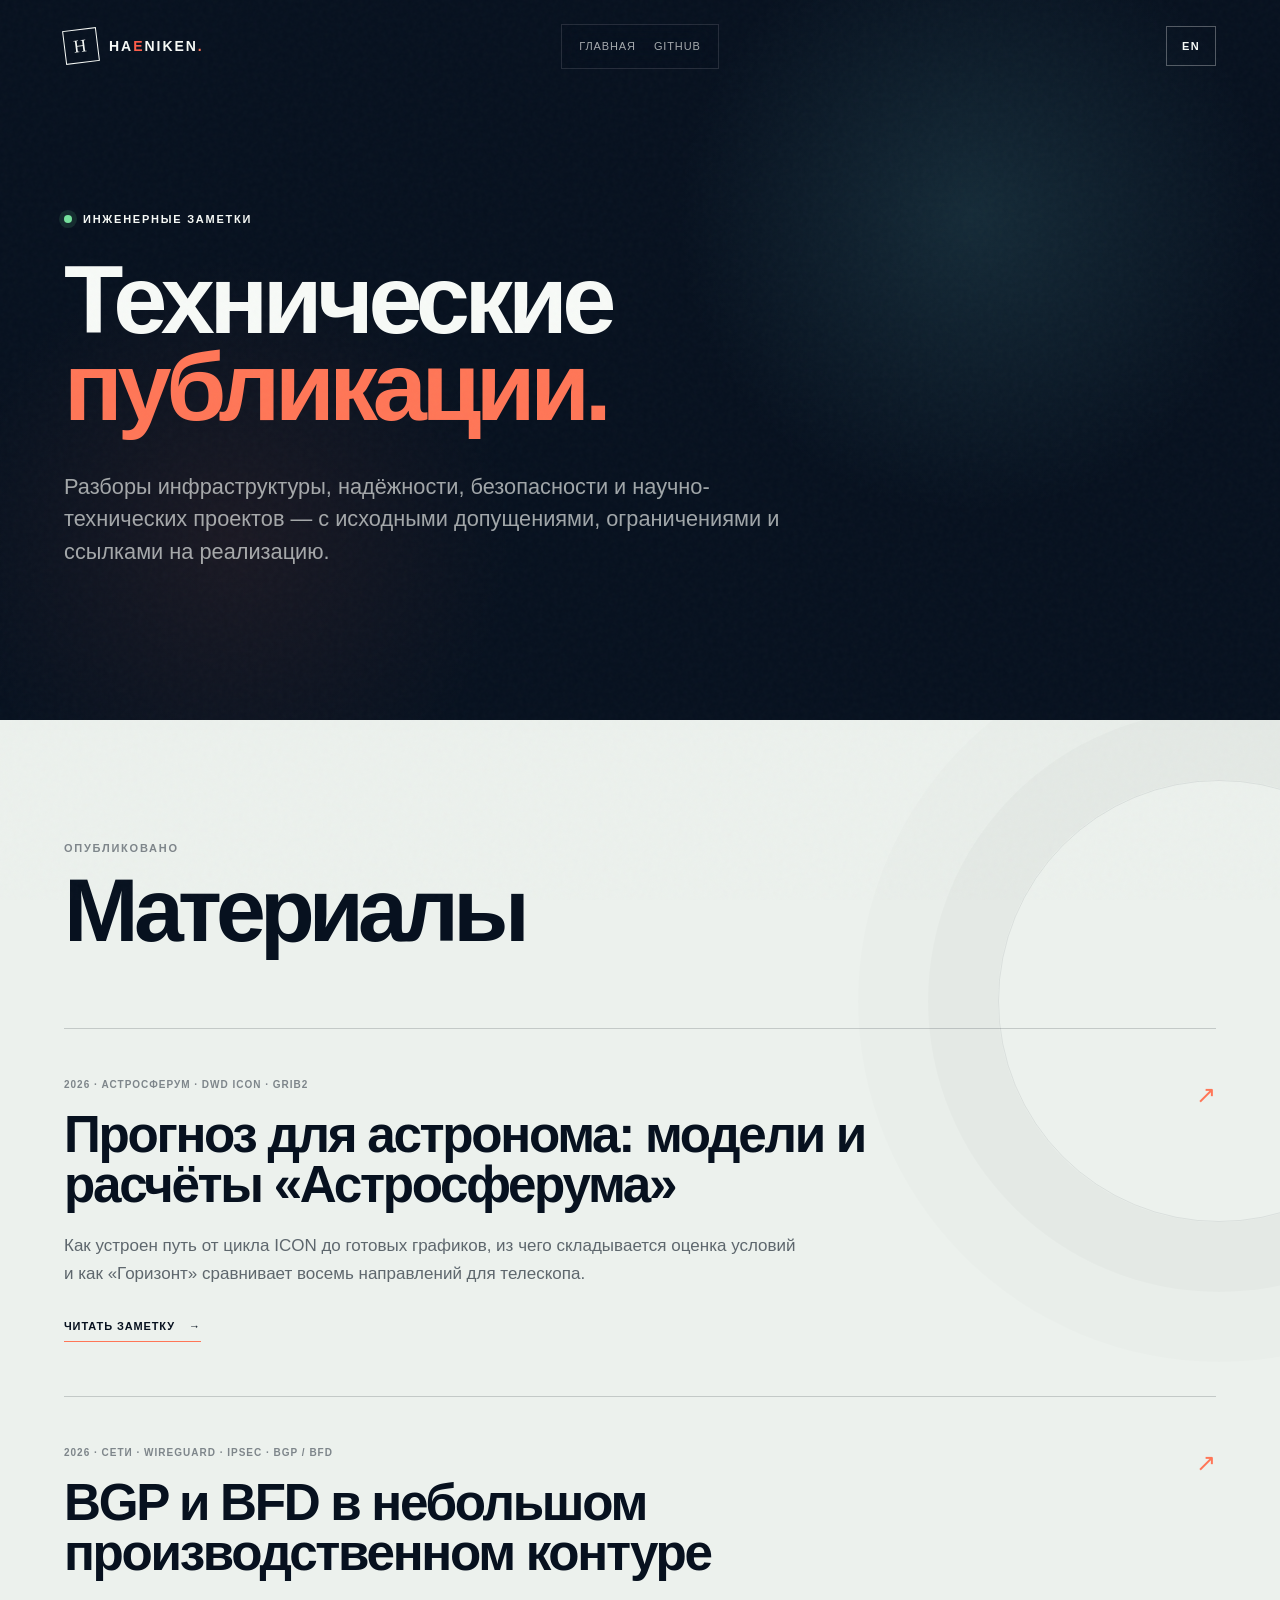
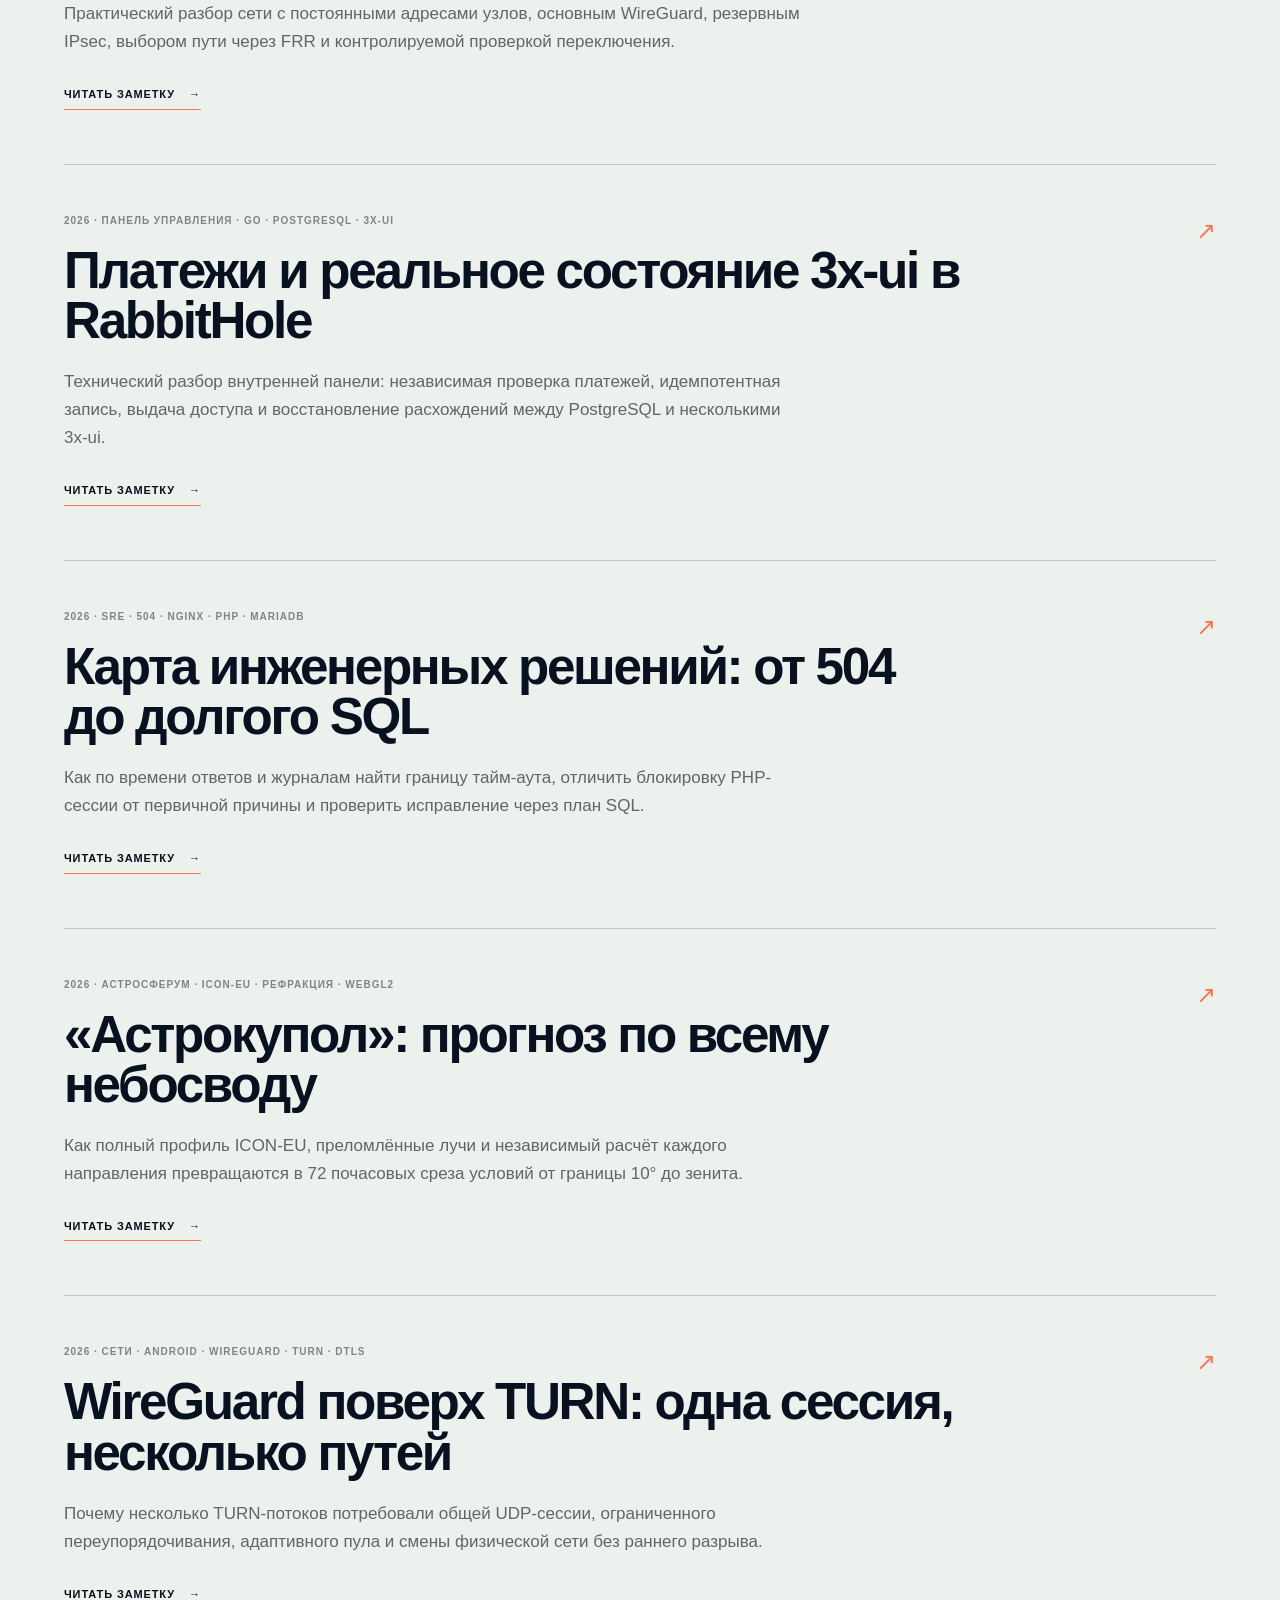
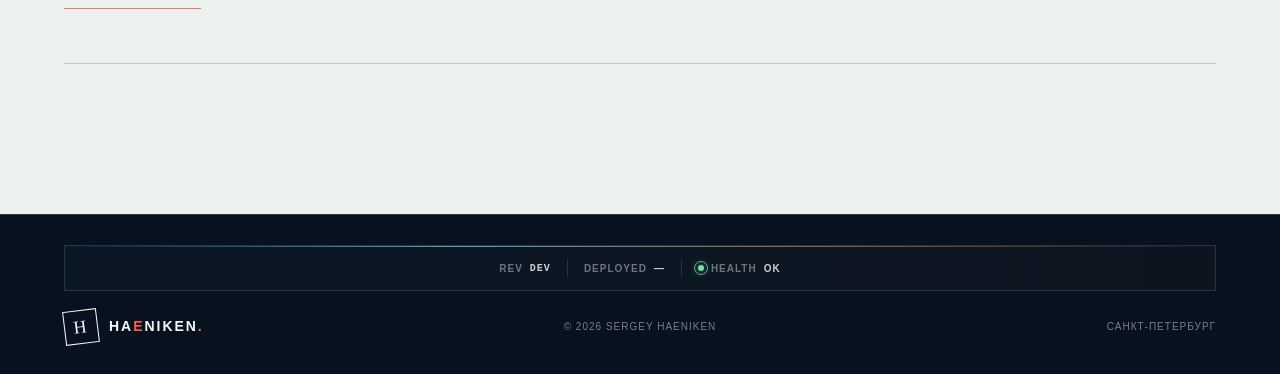
<file: articles/index.html>
<!DOCTYPE html>
<html lang="ru" data-language="ru" prefix="og: https://ogp.me/ns#">
<head>
  <meta charset="UTF-8">
  <meta name="viewport" content="width=device-width, initial-scale=1">
  <meta name="theme-color" content="#07111f">
  <meta name="robots" content="index, follow, max-image-preview:large">
  <meta name="description" content="Технические публикации Sergey Haeniken об инфраструктуре, надёжности, безопасности и научно-техническом программном обеспечении.">
  <meta name="author" content="Sergey Haeniken">
  <link rel="canonical" href="https://haeniken.com/articles/">
  <link rel="alternate" hreflang="ru" href="https://haeniken.com/articles/">
  <link rel="alternate" hreflang="en" href="https://haeniken.com/en/articles/">
  <link rel="alternate" hreflang="x-default" href="https://haeniken.com/articles/">
  <meta property="og:title" content="Технические публикации — Sergey Haeniken">
  <meta property="og:description" content="Разборы инфраструктуры, надёжности, безопасности и научно-технического программного обеспечения.">
  <meta property="og:type" content="website">
  <meta property="og:url" content="https://haeniken.com/articles/">
  <meta property="og:site_name" content="Sergey Haeniken">
  <meta property="og:locale" content="ru_RU">
  <meta property="og:locale:alternate" content="en_US">
  <meta property="og:image" content="https://haeniken.com/assets/social/articles-preview.jpg">
  <meta property="og:image:secure_url" content="https://haeniken.com/assets/social/articles-preview.jpg">
  <meta property="og:image:type" content="image/jpeg">
  <meta property="og:image:width" content="1200">
  <meta property="og:image:height" content="630">
  <meta property="og:image:alt" content="Технические публикации Sergey Haeniken">
  <meta name="twitter:card" content="summary_large_image">
  <meta name="twitter:title" content="Технические публикации — Sergey Haeniken">
  <meta name="twitter:description" content="Инженерные заметки об инфраструктуре и научно-техническом программном обеспечении.">
  <meta name="twitter:image" content="https://haeniken.com/assets/social/articles-preview.jpg">
  <meta name="twitter:image:alt" content="Технические публикации Sergey Haeniken">
  <title>Технические публикации — Sergey Haeniken</title>
  <link rel="icon" href="/assets/favicon.svg" type="image/svg+xml">
  <link rel="stylesheet" href="/styles.min.css?v=20261016b">
  <noscript><link rel="stylesheet" href="/rocket.min.css?v=20260728d"></noscript>
  <script type="application/ld+json">
  {
    "@context": "https://schema.org",
    "@type": "CollectionPage",
    "name": "Технические публикации Sergey Haeniken",
    "description": "Публикации об инфраструктуре, надёжности, безопасности и научно-техническом программном обеспечении.",
    "inLanguage": "ru",
    "url": "https://haeniken.com/articles/",
    "author": {
      "@type": "Person",
      "name": "Sergey Haeniken",
      "url": "https://haeniken.com/",
      "sameAs": [
        "https://github.com/Haeniken",
        "https://orcid.org/0009-0005-5804-5011"
      ]
    },
    "mainEntity": {
      "@type": "ItemList",
      "numberOfItems": 6,
      "itemListElement": [
        {
          "@type": "ListItem",
          "position": 1,
          "url": "https://haeniken.com/articles/astrosferum/",
          "name": "Прогноз для астронома: модели и расчёты «Астросферума»"
        },
        {
          "@type": "ListItem",
          "position": 2,
          "url": "https://haeniken.com/articles/network-ha/",
          "name": "BGP и BFD в небольшом производственном контуре"
        },
        {
          "@type": "ListItem",
          "position": 3,
          "url": "https://haeniken.com/articles/rabbithole-vpn/",
          "name": "Панель управления RabbitHole VPN: платежи и состояние 3x-ui"
        },
        {
          "@type": "ListItem",
          "position": 4,
          "url": "https://haeniken.com/articles/incident-504/",
          "name": "Карта инженерных решений: от 504 до долгого SQL"
        },
        {
          "@type": "ListItem",
          "position": 5,
          "url": "https://haeniken.com/articles/astrodome/",
          "name": "«Астрокупол»: прогноз по всему небосводу"
        },
        {
          "@type": "ListItem",
          "position": 6,
          "url": "https://haeniken.com/articles/turn-transport/",
          "name": "WireGuard поверх TURN: многопоточный транспорт RabbitHole"
        }
      ]
    }
  }
  </script>
</head>
<body class="article-page publications-page">
  <a class="skip-link" href="#publications">К публикациям</a>
  <div class="noise" aria-hidden="true"></div>

  <header class="site-header article-site-header">
    <a class="brand lang lang-ru" href="/">
      <span class="brand-mark">H</span>
      <span>HA<span class="brand-e">E</span>NIKEN<span class="brand-dot">.</span></span>
    </a>
    <a class="brand lang lang-en" href="/en/">
      <span class="brand-mark">H</span>
      <span>HA<span class="brand-e">E</span>NIKEN<span class="brand-dot">.</span></span>
    </a>
    <nav class="nav article-nav" id="publications-navigation" aria-label="Навигация публикаций">
      <a class="lang lang-ru" href="/">Главная</a>
      <a class="lang lang-en" href="/en/">Home</a>
      <a href="https://github.com/Haeniken" target="_blank" rel="noreferrer">GitHub</a>
    </nav>
    <button class="mobile-menu-toggle" type="button" aria-expanded="false" aria-controls="publications-navigation">
      <span class="menu-toggle-label">
        <span class="lang lang-ru">Меню</span>
        <span class="lang lang-en">Menu</span>
      </span>
      <span class="menu-toggle-icon" aria-hidden="true"><i></i><i></i></span>
    </button>
    <div class="header-actions">
      <a class="language-toggle lang lang-ru" href="/en/articles/" hreflang="en" lang="en" aria-label="English version">EN</a>
      <a class="language-toggle lang lang-en" href="/articles/" hreflang="ru" lang="ru" aria-label="Русская версия">RU</a>
    </div>
  </header>

  <main id="publications">
    <header class="article-hero publications-hero">
      <div class="article-hero-inner">
        <p class="eyebrow reveal">
          <span class="status-light"></span>
          <span class="lang lang-ru">Инженерные заметки</span>
          <span class="lang lang-en">Engineering notes</span>
        </p>
        <h1 class="reveal">
          <span class="lang lang-ru">Технические<br><em>публикации.</em></span>
          <span class="lang lang-en">Technical<br><em>writing.</em></span>
        </h1>
        <p class="article-deck reveal">
          <span class="lang lang-ru">Разборы инфраструктуры, надёжности, безопасности и научно-технических проектов — с исходными допущениями, ограничениями и ссылками на реализацию.</span>
          <span class="lang lang-en">Notes on infrastructure, reliability, security and scientific software, with assumptions, limitations and links to implementation.</span>
        </p>
      </div>
    </header>

    <section class="publications-index">
      <div class="publications-heading reveal">
        <div>
          <p class="kicker"><span class="lang lang-ru">Опубликовано</span><span class="lang lang-en">Published</span></p>
          <h2><span class="lang lang-ru">Материалы</span><span class="lang lang-en">Articles</span></h2>
        </div>
      </div>

      <article class="publication-card reveal">
        <div class="publication-content">
          <p class="publication-meta">
            <span class="lang lang-ru"><time datetime="2026">2026</time> · Астросферум · DWD ICON · GRIB2</span>
            <span class="lang lang-en"><time datetime="2026">2026</time> · Astrosferum · DWD ICON · GRIB2</span>
          </p>
          <h2>
            <span class="lang lang-ru">Прогноз для астронома: модели и расчёты «Астросферума»</span>
            <span class="lang lang-en">Forecast for astronomers: models and calculations in Astrosferum</span>
          </h2>
          <p>
            <span class="lang lang-ru">Как устроен путь от цикла ICON до готовых графиков, из чего складывается оценка условий и как «Горизонт» сравнивает восемь направлений для телескопа.</span>
            <span class="lang lang-en">How an ICON run becomes a set of charts, how observing conditions are evaluated and how Horizon compares eight telescope directions.</span>
          </p>
          <a class="publication-card-link lang lang-ru" href="/articles/astrosferum/">Читать заметку <span aria-hidden="true">→</span></a>
          <a class="publication-card-link lang lang-en" href="/en/articles/astrosferum/">Read the article <span aria-hidden="true">→</span></a>
        </div>
        <div class="publication-mark" aria-hidden="true">↗</div>
      </article>

      <article class="publication-card reveal">
        <div class="publication-content">
          <p class="publication-meta">
            <span class="lang lang-ru"><time datetime="2026">2026</time> · Сети · WireGuard · IPsec · BGP / BFD</span>
            <span class="lang lang-en"><time datetime="2026">2026</time> · Networking · WireGuard · IPsec · BGP / BFD</span>
          </p>
          <h2>
            <span class="lang lang-ru">BGP и BFD в небольшом производственном контуре</span>
            <span class="lang lang-en">BGP and BFD in a small production network</span>
          </h2>
          <p>
            <span class="lang lang-ru">Практический разбор сети с постоянными адресами узлов, основным WireGuard, резервным IPsec, выбором пути через FRR и контролируемой проверкой переключения.</span>
            <span class="lang lang-en">A practical design with stable node addresses, primary WireGuard, backup IPsec, FRR path selection and controlled failover testing.</span>
          </p>
          <a class="publication-card-link lang lang-ru" href="/articles/network-ha/">Читать заметку <span aria-hidden="true">→</span></a>
          <a class="publication-card-link lang lang-en" href="/en/articles/network-ha/">Read the article <span aria-hidden="true">→</span></a>
        </div>
        <div class="publication-mark" aria-hidden="true">↗</div>
      </article>

      <article class="publication-card reveal">
        <div class="publication-content">
          <p class="publication-meta">
            <span class="lang lang-ru"><time datetime="2026">2026</time> · Панель управления · Go · PostgreSQL · 3x-ui</span>
            <span class="lang lang-en"><time datetime="2026">2026</time> · Control panel · Go · PostgreSQL · 3x-ui</span>
          </p>
          <h2>
            <span class="lang lang-ru">Платежи и реальное состояние 3x-ui в RabbitHole</span>
            <span class="lang lang-en">Payments and actual 3x-ui state in RabbitHole</span>
          </h2>
          <p>
            <span class="lang lang-ru">Технический разбор внутренней панели: независимая проверка платежей, идемпотентная запись, выдача доступа и восстановление расхождений между PostgreSQL и несколькими 3x-ui.</span>
            <span class="lang lang-en">An internal control-panel case study: independent payment verification, idempotent records, access provisioning and recovery from drift between PostgreSQL and several 3x-ui targets.</span>
          </p>
          <a class="publication-card-link lang lang-ru" href="/articles/rabbithole-vpn/">Читать заметку <span aria-hidden="true">→</span></a>
          <a class="publication-card-link lang lang-en" href="/en/articles/rabbithole-vpn/">Read the article <span aria-hidden="true">→</span></a>
        </div>
        <div class="publication-mark" aria-hidden="true">↗</div>
      </article>

      <article class="publication-card reveal">
        <div class="publication-content">
          <p class="publication-meta">
            <span class="lang lang-ru"><time datetime="2026">2026</time> · SRE · 504 · Nginx · PHP · MariaDB</span>
            <span class="lang lang-en"><time datetime="2026">2026</time> · SRE · 504 · Nginx · PHP · MariaDB</span>
          </p>
          <h2>
            <span class="lang lang-ru">Карта инженерных решений: от 504 до долгого SQL</span>
            <span class="lang lang-en">Engineering decision map: from 504 to a slow SQL query</span>
          </h2>
          <p>
            <span class="lang lang-ru">Как по времени ответов и журналам найти границу тайм-аута, отличить блокировку PHP-сессии от первичной причины и проверить исправление через план SQL.</span>
            <span class="lang lang-en">Using timing and logs to locate a timeout boundary, separate PHP session locking from the root cause and verify the SQL plan behind the fix.</span>
          </p>
          <a class="publication-card-link lang lang-ru" href="/articles/incident-504/">Читать заметку <span aria-hidden="true">→</span></a>
          <a class="publication-card-link lang lang-en" href="/en/articles/incident-504/">Read the article <span aria-hidden="true">→</span></a>
        </div>
        <div class="publication-mark" aria-hidden="true">↗</div>
      </article>

      <article class="publication-card reveal">
        <div class="publication-content">
          <p class="publication-meta">
            <span class="lang lang-ru"><time datetime="2026">2026</time> · Астросферум · ICON-EU · рефракция · WebGL2</span>
            <span class="lang lang-en"><time datetime="2026">2026</time> · Astrosferum · ICON-EU · refraction · WebGL2</span>
          </p>
          <h2>
            <span class="lang lang-ru">«Астрокупол»: прогноз по всему небосводу</span>
            <span class="lang lang-en">Astrodome: a forecast for the whole sky</span>
          </h2>
          <p>
            <span class="lang lang-ru">Как полный профиль ICON-EU, преломлённые лучи и независимый расчёт каждого направления превращаются в 72 почасовых среза условий от границы 10° до зенита.</span>
            <span class="lang lang-en">How a full ICON-EU profile, refracted rays and independent calculations for every direction become 72 hourly views from the 10° boundary to zenith.</span>
          </p>
          <a class="publication-card-link lang lang-ru" href="/articles/astrodome/">Читать заметку <span aria-hidden="true">→</span></a>
          <a class="publication-card-link lang lang-en" href="/en/articles/astrodome/">Read the article <span aria-hidden="true">→</span></a>
        </div>
        <div class="publication-mark" aria-hidden="true">↗</div>
      </article>

      <article class="publication-card reveal">
        <div class="publication-content">
          <p class="publication-meta">
            <span class="lang lang-ru"><time datetime="2026">2026</time> · Сети · Android · WireGuard · TURN · DTLS</span>
            <span class="lang lang-en"><time datetime="2026">2026</time> · Networking · Android · WireGuard · TURN · DTLS</span>
          </p>
          <h2>
            <span class="lang lang-ru">WireGuard поверх TURN: одна сессия, несколько путей</span>
            <span class="lang lang-en">WireGuard over TURN: one session, several paths</span>
          </h2>
          <p>
            <span class="lang lang-ru">Почему несколько TURN-потоков потребовали общей UDP-сессии, ограниченного переупорядочивания, адаптивного пула и смены физической сети без раннего разрыва.</span>
            <span class="lang lang-en">Why parallel TURN streams required a shared UDP session, bounded reordering, an adaptive lane pool and make-before-break network handover.</span>
          </p>
          <a class="publication-card-link lang lang-ru" href="/articles/turn-transport/">Читать заметку <span aria-hidden="true">→</span></a>
          <a class="publication-card-link lang lang-en" href="/en/articles/turn-transport/">Read the article <span aria-hidden="true">→</span></a>
        </div>
        <div class="publication-mark" aria-hidden="true">↗</div>
      </article>
    </section>
  </main>

  <footer>
    <a class="brand lang lang-ru" href="/"><span class="brand-mark">H</span><span>HA<span class="brand-e">E</span>NIKEN<span class="brand-dot">.</span></span></a>
    <a class="brand lang lang-en" href="/en/"><span class="brand-mark">H</span><span>HA<span class="brand-e">E</span>NIKEN<span class="brand-dot">.</span></span></a>
    <p>© <span data-year>2026</span> Sergey Haeniken</p>
    <p><span class="lang lang-ru">Санкт-Петербург</span><span class="lang lang-en">Saint Petersburg</span></p>
  </footer>
  <button class="return-to-top" type="button" data-return-to-top data-label-ru="Наверх" data-label-en="Back to top" aria-label="Наверх">
    <span class="energia-buran" aria-hidden="true">
      <i class="energia-core"><b class="energia-band"></b><b class="energia-mark">ЭНЕРГИЯ</b></i>
      <i class="energia-booster energia-booster-back-left"></i>
      <i class="energia-booster energia-booster-back-right"></i>
      <i class="energia-booster energia-booster-left"></i>
      <i class="energia-booster energia-booster-right"></i>
      <i class="energia-nozzles"></i>
      <i class="buran-orbiter"><b class="buran-tile-line"></b><b class="buran-mark">Б</b><b class="buran-tail"></b></i>
      <i class="energia-exhaust-glow"></i>
      <i class="energia-plume energia-plume-outer"></i>
      <i class="energia-plume energia-plume-core"></i>
    </span>
  </button>
  <script src="/script.min.js?v=20260803a" defer></script>
  <script src="/telemetry.min.js?v=20260803b" defer></script>
</body>
</html>
</file>
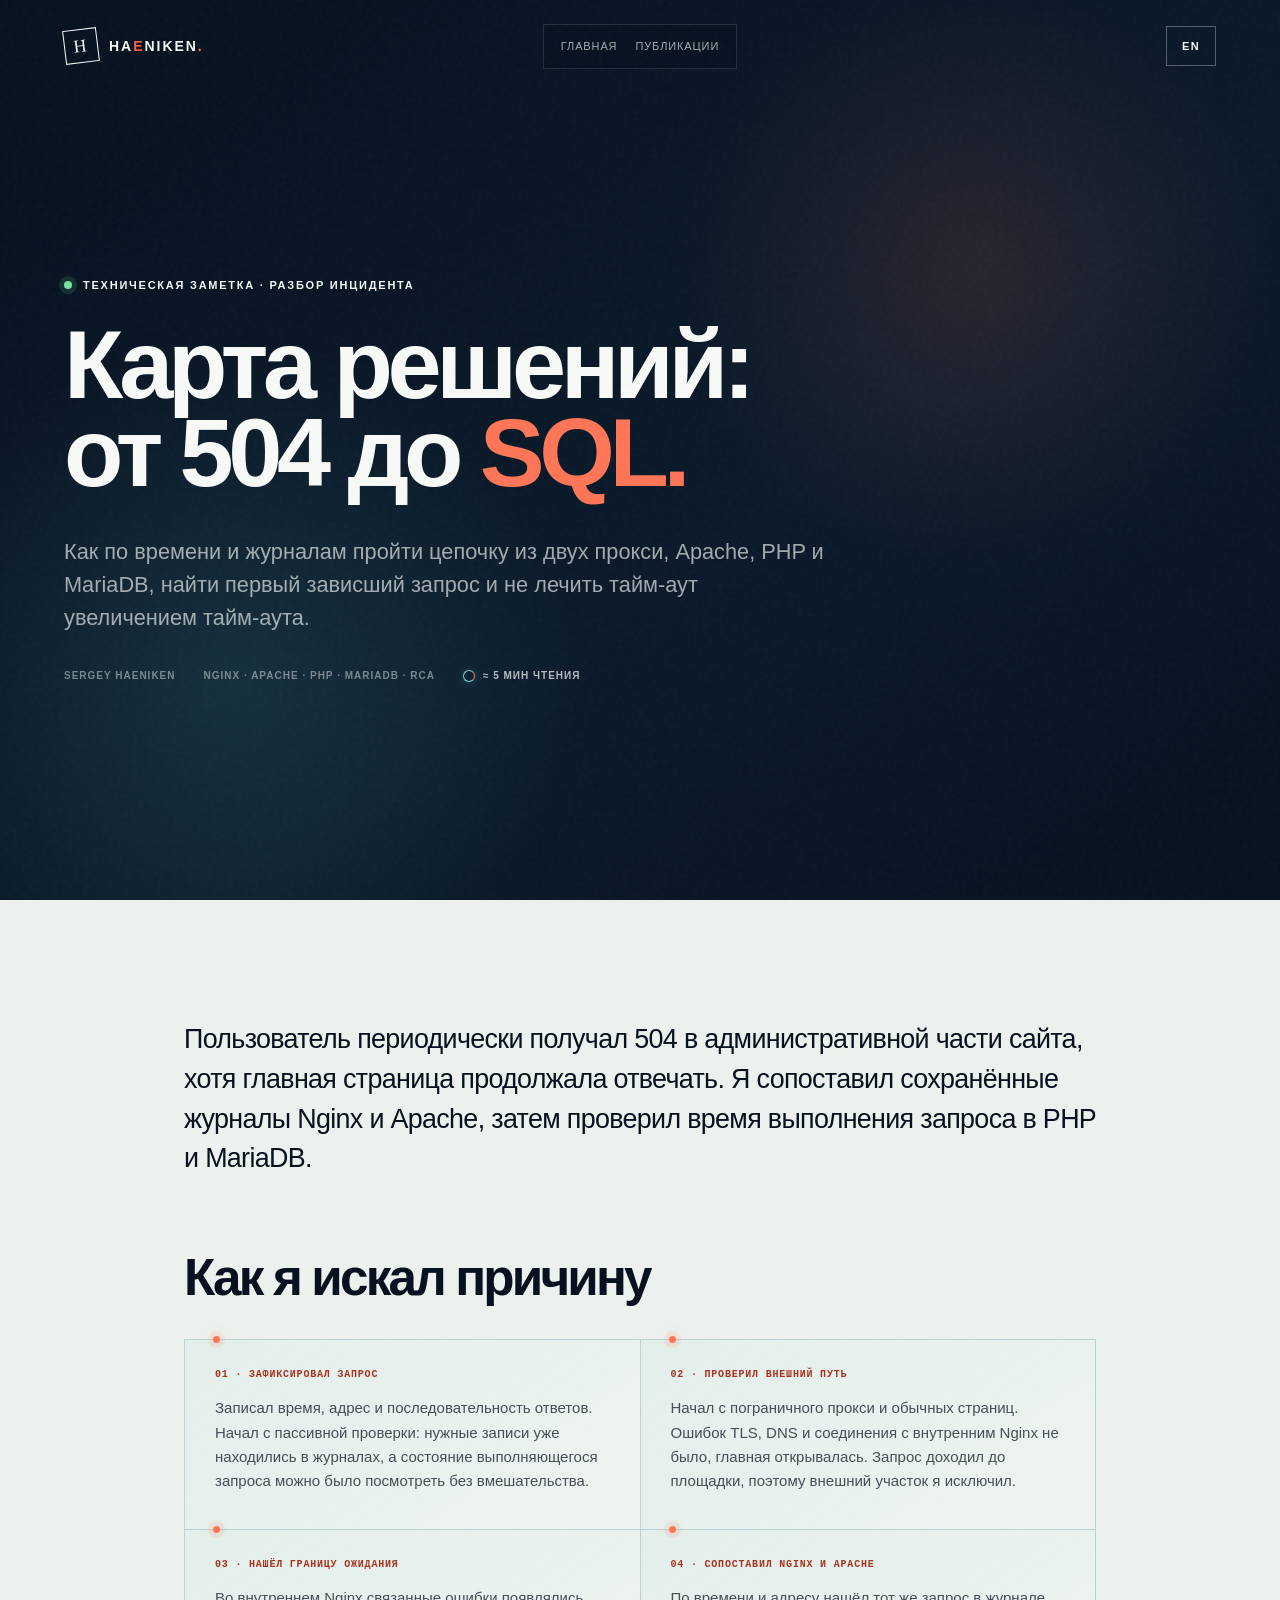
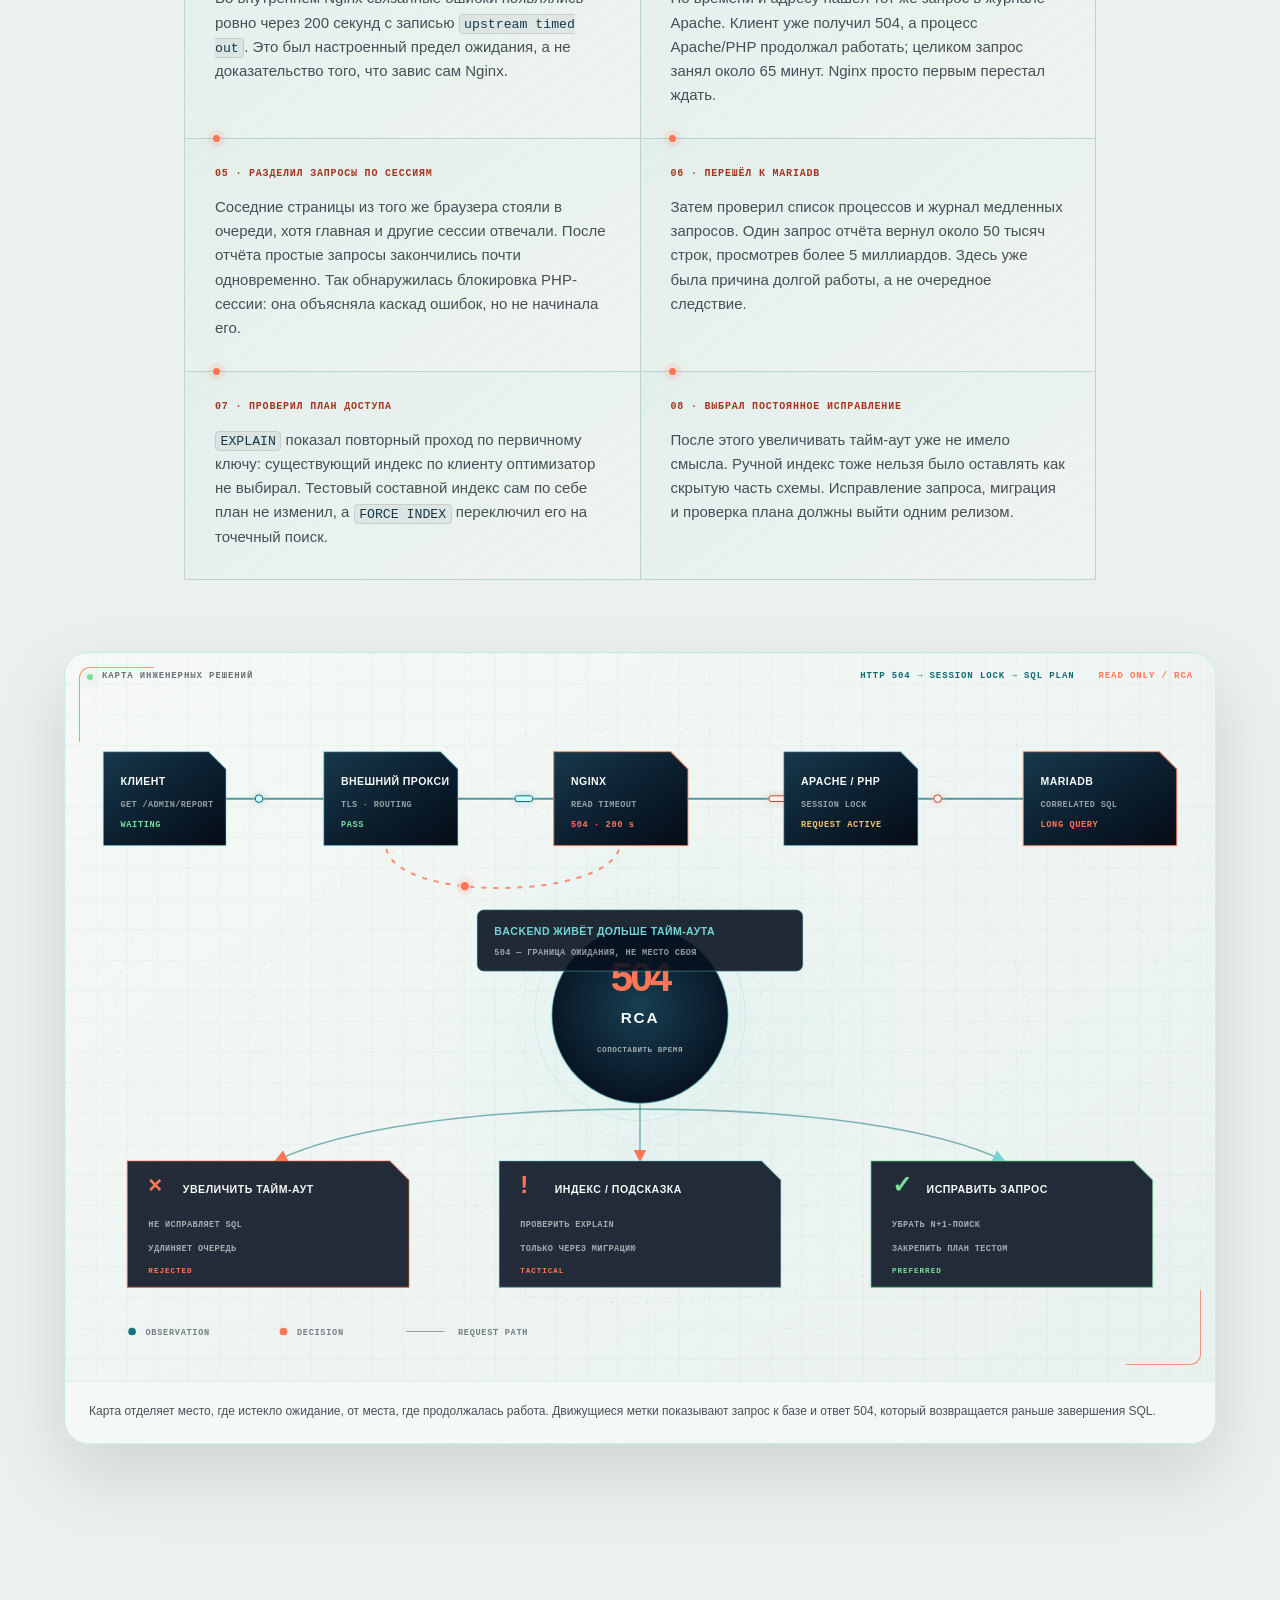
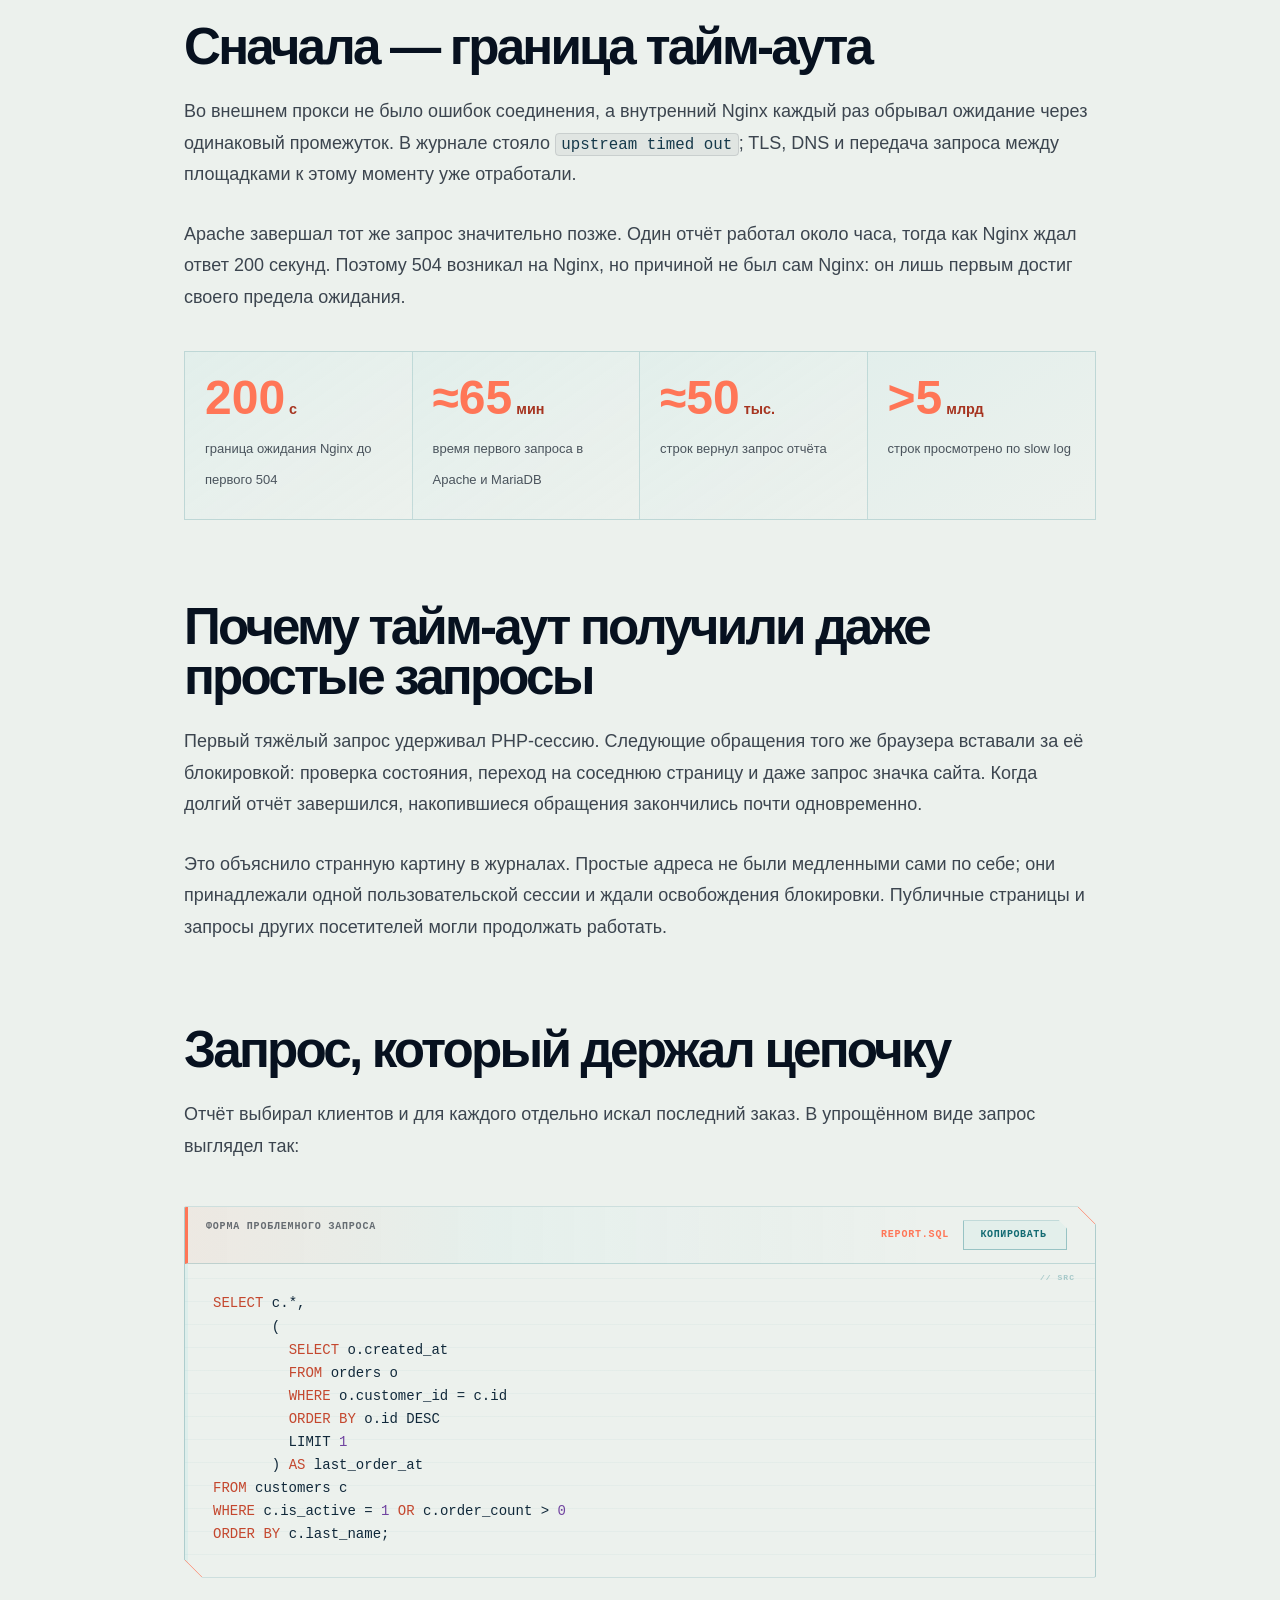
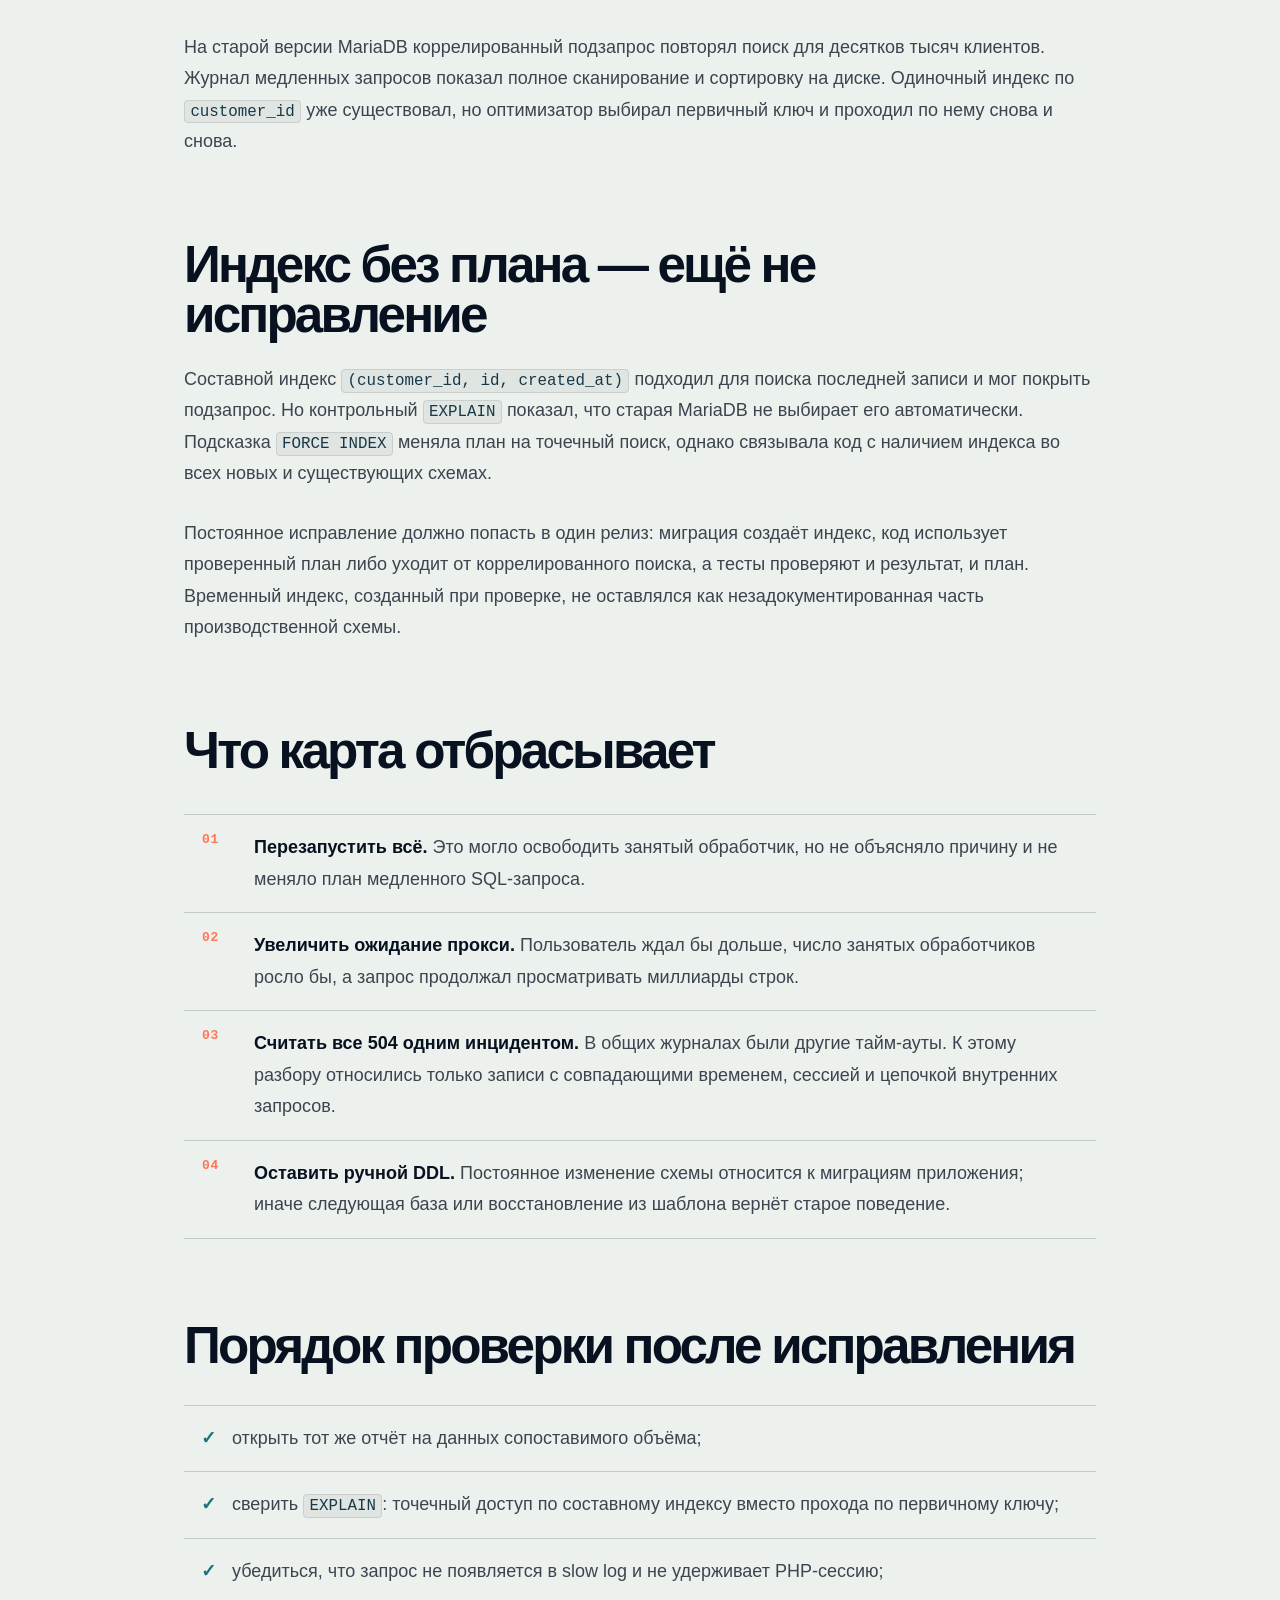
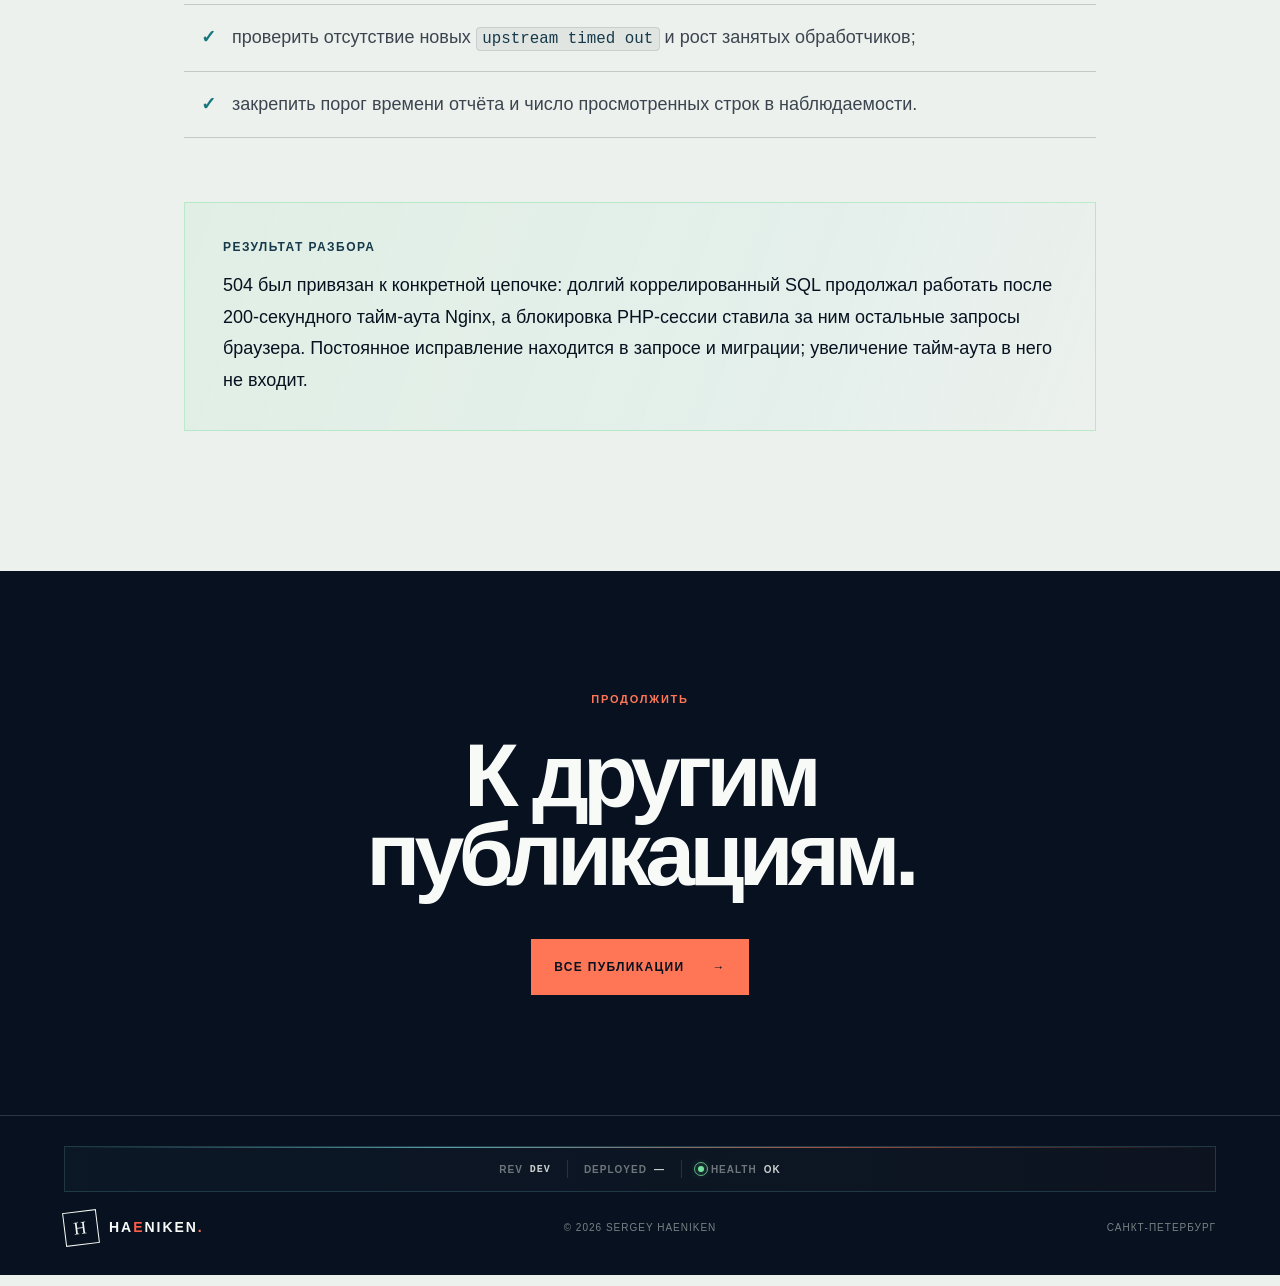
<file: articles/incident-504/index.html>
<!DOCTYPE html>
<html lang="ru" data-language="ru" prefix="og: https://ogp.me/ns# article: https://ogp.me/ns/article#">
<head>
  <meta charset="UTF-8">
  <meta name="viewport" content="width=device-width, initial-scale=1">
  <meta name="theme-color" content="#07111f">
  <meta name="robots" content="index, follow, max-image-preview:large">
  <meta name="description" content="Разбор 504: как по времени ответов Nginx, Apache, PHP и MariaDB найти долгий SQL, отделить последствия блокировки сессии и выбрать исправление.">
  <meta name="author" content="Sergey Haeniken">
  <link rel="canonical" href="https://haeniken.com/articles/incident-504/">
  <link rel="alternate" hreflang="ru" href="https://haeniken.com/articles/incident-504/">
  <link rel="alternate" hreflang="en" href="https://haeniken.com/en/articles/incident-504/">
  <link rel="alternate" hreflang="x-default" href="https://haeniken.com/articles/incident-504/">
  <meta property="og:title" content="Карта инженерных решений: от 504 до долгого SQL">
  <meta property="og:description" content="Как проследить тайм-аут через прокси, Apache, PHP и MariaDB, найти первичный запрос и не принять следствие за причину.">
  <meta property="og:type" content="article">
  <meta property="og:url" content="https://haeniken.com/articles/incident-504/">
  <meta property="og:site_name" content="Sergey Haeniken">
  <meta property="og:locale" content="ru_RU">
  <meta property="og:locale:alternate" content="en_US">
  <meta property="og:image" content="https://haeniken.com/assets/social/incident-504-preview.jpg">
  <meta property="og:image:secure_url" content="https://haeniken.com/assets/social/incident-504-preview.jpg">
  <meta property="og:image:type" content="image/jpeg">
  <meta property="og:image:width" content="1200">
  <meta property="og:image:height" content="630">
  <meta property="og:image:alt" content="Карта диагностики ошибки 504 от обратного прокси до SQL">
  <meta property="article:published_time" content="2026-08-03T18:34:23+03:00">
  <meta property="article:modified_time" content="2026-08-03T19:00:29+03:00">
  <meta property="article:author" content="https://haeniken.com/">
  <meta property="article:section" content="Диагностика инцидентов">
  <meta name="twitter:card" content="summary_large_image">
  <meta name="twitter:title" content="Карта инженерных решений: от 504 до долгого SQL">
  <meta name="twitter:description" content="Разбор 504: граница тайм-аута, очередь PHP-сессии, slow log, EXPLAIN и выбор постоянного исправления.">
  <meta name="twitter:image" content="https://haeniken.com/assets/social/incident-504-preview.jpg">
  <meta name="twitter:image:alt" content="Карта диагностики ошибки 504 от обратного прокси до SQL">
  <title>Карта инженерных решений: от 504 до долгого SQL — Sergey Haeniken</title>
  <link rel="icon" href="/assets/favicon.svg" type="image/svg+xml">
  <link rel="stylesheet" href="/articles.min.css?v=20260803c">
  <noscript><link rel="stylesheet" href="/rocket.min.css?v=20260728d"></noscript>
  <script type="application/ld+json">
  {
    "@context": "https://schema.org",
    "@type": "TechArticle",
    "headline": "Карта инженерных решений: от 504 до долгого SQL",
    "description": "Разбор ошибки 504: сопоставление журналов Nginx, Apache, PHP и MariaDB, поиск долгого SQL и выбор безопасного исправления.",
    "inLanguage": "ru",
    "datePublished": "2026-08-03T18:34:23+03:00",
    "dateModified": "2026-08-03T19:00:29+03:00",
    "mainEntityOfPage": "https://haeniken.com/articles/incident-504/",
    "image": "https://haeniken.com/assets/social/incident-504-preview.jpg",
    "keywords": ["504 Gateway Timeout", "Nginx", "Apache", "PHP session lock", "MariaDB", "slow query log", "EXPLAIN", "SRE"],
    "articleSection": "Диагностика инцидентов",
    "author": {
      "@type": "Person",
      "name": "Sergey Haeniken",
      "url": "https://haeniken.com/",
      "sameAs": [
        "https://github.com/Haeniken",
        "https://orcid.org/0009-0005-5804-5011"
      ]
    },
    "about": [
      {"@type": "Thing", "name": "HTTP 504 Gateway Timeout"},
      {"@type": "Thing", "name": "Site reliability engineering"},
      {"@type": "Thing", "name": "SQL query optimisation"}
    ]
  }
  </script>
</head>
<body class="article-page incident-article-page">
  <a class="skip-link" href="#article">К статье</a>
  <div class="noise" aria-hidden="true"></div>

  <header class="site-header article-site-header">
    <a class="brand lang lang-ru" href="/"><span class="brand-mark">H</span><span>HA<span class="brand-e">E</span>NIKEN<span class="brand-dot">.</span></span></a>
    <a class="brand lang lang-en" href="/en/"><span class="brand-mark">H</span><span>HA<span class="brand-e">E</span>NIKEN<span class="brand-dot">.</span></span></a>
    <nav class="nav article-nav" id="article-navigation" aria-label="Навигация статьи">
      <a class="lang lang-ru" href="/">Главная</a><a class="lang lang-en" href="/en/">Home</a>
      <a class="lang lang-ru" href="/articles/">Публикации</a><a class="lang lang-en" href="/en/articles/">Publications</a>
    </nav>
    <button class="mobile-menu-toggle" type="button" aria-expanded="false" aria-controls="article-navigation">
      <span class="menu-toggle-label"><span class="lang lang-ru">Меню</span><span class="lang lang-en">Menu</span></span>
      <span class="menu-toggle-icon" aria-hidden="true"><i></i><i></i></span>
    </button>
    <div class="header-actions">
      <a class="language-toggle lang lang-ru" href="/en/articles/incident-504/" hreflang="en" lang="en" aria-label="English version">EN</a>
      <a class="language-toggle lang lang-en" href="/articles/incident-504/" hreflang="ru" lang="ru" aria-label="Русская версия">RU</a>
    </div>
  </header>

  <main id="article">
    <header class="article-hero incident-article-hero">
      <div class="article-hero-inner">
        <p class="eyebrow reveal"><span class="status-light"></span><span class="lang lang-ru">Техническая заметка · разбор инцидента</span><span class="lang lang-en">Technical note · incident analysis</span></p>
        <h1 class="reveal">
          <span class="lang lang-ru">Карта решений:<br>от 504 до <em>SQL.</em></span>
          <span class="lang lang-en">Decision map:<br>from 504 to <em>SQL.</em></span>
        </h1>
        <p class="article-deck reveal">
          <span class="lang lang-ru">Как по времени и журналам пройти цепочку из двух прокси, Apache, PHP и MariaDB, найти первый зависший запрос и не лечить тайм-аут увеличением тайм-аута.</span>
          <span class="lang lang-en">Tracing a timeout through two proxies, Apache, PHP and MariaDB, finding the first blocked request and avoiding the tempting fix of simply waiting longer.</span>
        </p>
        <div class="article-meta reveal"><span>Sergey Haeniken</span><span>Nginx · Apache · PHP · MariaDB · RCA</span></div>
      </div>
    </header>

    <article class="technical-article incident-technical-article">
      <div class="article-language incident-article-intro lang lang-ru">
        <p class="article-lead">Пользователь периодически получал 504 в административной части сайта, хотя главная страница продолжала отвечать. Я сопоставил сохранённые журналы Nginx и Apache, затем проверил время выполнения запроса в PHP и MariaDB.</p>

        <section class="incident-sequence" aria-labelledby="incident-sequence-title-ru">
          <h2 id="incident-sequence-title-ru">Как я искал причину</h2>
          <ol>
            <li><span>01 · Зафиксировал запрос</span><p>Записал время, адрес и последовательность ответов. Начал с пассивной проверки: нужные записи уже находились в журналах, а состояние выполняющегося запроса можно было посмотреть без вмешательства.</p></li>
            <li><span>02 · Проверил внешний путь</span><p>Начал с пограничного прокси и обычных страниц. Ошибок TLS, DNS и соединения с внутренним Nginx не было, главная открывалась. Запрос доходил до площадки, поэтому внешний участок я исключил.</p></li>
            <li><span>03 · Нашёл границу ожидания</span><p>Во внутреннем Nginx связанные ошибки появлялись ровно через 200 секунд с записью <code>upstream timed out</code>. Это был настроенный предел ожидания, а не доказательство того, что завис сам Nginx.</p></li>
            <li><span>04 · Сопоставил Nginx и Apache</span><p>По времени и адресу нашёл тот же запрос в журнале Apache. Клиент уже получил 504, а процесс Apache/PHP продолжал работать; целиком запрос занял около 65 минут. Nginx просто первым перестал ждать.</p></li>
            <li><span>05 · Разделил запросы по сессиям</span><p>Соседние страницы из того же браузера стояли в очереди, хотя главная и другие сессии отвечали. После отчёта простые запросы закончились почти одновременно. Так обнаружилась блокировка PHP-сессии: она объясняла каскад ошибок, но не начинала его.</p></li>
            <li><span>06 · Перешёл к MariaDB</span><p>Затем проверил список процессов и журнал медленных запросов. Один запрос отчёта вернул около 50 тысяч строк, просмотрев более 5 миллиардов. Здесь уже была причина долгой работы, а не очередное следствие.</p></li>
            <li><span>07 · Проверил план доступа</span><p><code>EXPLAIN</code> показал повторный проход по первичному ключу: существующий индекс по клиенту оптимизатор не выбирал. Тестовый составной индекс сам по себе план не изменил, а <code>FORCE INDEX</code> переключил его на точечный поиск.</p></li>
            <li><span>08 · Выбрал постоянное исправление</span><p>После этого увеличивать тайм-аут уже не имело смысла. Ручной индекс тоже нельзя было оставлять как скрытую часть схемы. Исправление запроса, миграция и проверка плана должны выйти одним релизом.</p></li>
          </ol>
        </section>
      </div>

      <div class="article-language incident-article-intro lang lang-en">
        <p class="article-lead">A user intermittently received 504 responses in an administrative interface while the public page remained available. I correlated the stored Nginx and Apache logs, then checked the request duration in PHP and MariaDB.</p>

        <section class="incident-sequence" aria-labelledby="incident-sequence-title-en">
          <h2 id="incident-sequence-title-en">How I narrowed it down</h2>
          <ol>
            <li><span>01 · Record the request</span><p>I recorded the time, URI and response sequence. The relevant records were already stored in the logs, and the active request could be inspected without changing its state.</p></li>
            <li><span>02 · Check the external path</span><p>I started with the edge proxy and ordinary pages. There were no TLS, DNS or upstream connection errors, and the public page still opened. The request reached the site, so I ruled out the external path.</p></li>
            <li><span>03 · Locate the wait boundary</span><p>Every related error in the internal Nginx appeared after exactly 200 seconds with <code>upstream timed out</code>. This was a configured wait limit, not evidence that Nginx itself had stalled.</p></li>
            <li><span>04 · Correlate Nginx and Apache</span><p>I found the same URI in the Apache log by time. The client had already received a 504 while the Apache/PHP process kept running; the complete request took roughly 65 minutes. Nginx was simply the first component to stop waiting.</p></li>
            <li><span>05 · Separate user sessions</span><p>Neighbouring pages from the same browser queued while the public page and other sessions still responded. The simple requests finished almost together after the report. That exposed the PHP session lock: it explained the cascade, but did not start it.</p></li>
            <li><span>06 · Move to MariaDB</span><p>I then checked the process list and slow log. One report query returned about 50 thousand rows after examining more than 5 billion. This was the source of the long-running work rather than another downstream symptom.</p></li>
            <li><span>07 · Verify the access plan</span><p><code>EXPLAIN</code> showed repeated primary-key walks while the existing customer index was ignored. A test composite index did not change the plan on its own, but <code>FORCE INDEX</code> switched it to keyed lookups.</p></li>
            <li><span>08 · Choose the permanent fix</span><p>At that point, extending the timeout no longer made sense. A hand-made index could not remain hidden production state either. The query change, migration and plan verification needed to ship in one release.</p></li>
          </ol>
        </section>
      </div>

      <figure class="decision-map-figure" id="decision-map">
        <div class="decision-map-hud" aria-hidden="true">
          <span><i></i><span class="lang lang-ru">Карта инженерных решений</span><span class="lang lang-en">Engineering decision map</span></span>
          <strong>HTTP 504 → SESSION LOCK → SQL PLAN</strong>
          <b>READ ONLY / RCA</b>
        </div>
        <div class="decision-map-scroll">
          <span class="decision-map-scroll-hint"><span class="lang lang-ru">Проведите по схеме</span><span class="lang lang-en">Swipe the map</span> →</span>
          <svg class="decision-map" viewBox="0 0 1200 760" role="img" aria-label="Карта диагностики ошибки 504 от обратного прокси через Apache и PHP до медленного SQL-запроса">
            <defs>
              <pattern id="decision-grid" width="32" height="32" patternUnits="userSpaceOnUse"><path d="M32 0H0V32" class="decision-grid-line"></path></pattern>
              <linearGradient id="decision-panel" x1="0" y1="0" x2="1" y2="1"><stop offset="0" stop-color="#17394b"></stop><stop offset=".55" stop-color="#0b1e2e"></stop><stop offset="1" stop-color="#050c16"></stop></linearGradient>
              <radialGradient id="decision-core" cx="50%" cy="45%" r="64%"><stop offset="0" stop-color="#173f50"></stop><stop offset=".72" stop-color="#0a1a2a"></stop><stop offset="1" stop-color="#050b14"></stop></radialGradient>
              <filter id="decision-glow" x="-100%" y="-100%" width="300%" height="300%"><feGaussianBlur stdDeviation="4" result="blur"></feGaussianBlur><feMerge><feMergeNode in="blur"></feMergeNode><feMergeNode in="SourceGraphic"></feMergeNode></feMerge></filter>
              <marker id="decision-arrow-cyan" markerWidth="8" markerHeight="8" refX="7" refY="4" orient="auto"><path d="M0 0L8 4L0 8Z" fill="#73d5da"></path></marker>
              <marker id="decision-arrow-orange" markerWidth="8" markerHeight="8" refX="7" refY="4" orient="auto"><path d="M0 0L8 4L0 8Z" fill="#ff7657"></path></marker>
            </defs>

            <rect width="1200" height="760" rx="24" class="decision-canvas"></rect>
            <rect width="1200" height="760" rx="24" fill="url(#decision-grid)"></rect>
            <g class="decision-orbits" aria-hidden="true"><ellipse cx="600" cy="378" rx="548" ry="300"></ellipse><ellipse cx="600" cy="378" rx="404" ry="220"></ellipse><circle cx="600" cy="378" r="128"></circle></g>

            <g class="decision-pipeline" aria-hidden="true">
              <path id="decision-client-edge" d="M150 152H270"></path>
              <path id="decision-edge-nginx" d="M410 152H510"></path>
              <path id="decision-nginx-php" d="M650 152H750"></path>
              <path id="decision-php-db" d="M890 152H1000"></path>
              <path class="decision-timeout-return" d="M578 205C560 258 344 260 335 203"></path>
            </g>

            <g class="decision-packets" aria-hidden="true">
              <circle r="4" class="decision-packet decision-packet-cyan"><animateMotion dur="4.8s" repeatCount="indefinite" path="M150 152H270"></animateMotion></circle>
              <rect x="-9" y="-3" width="18" height="6" rx="2" class="decision-packet decision-packet-cyan"><animateMotion dur="4.8s" begin="-1.2s" repeatCount="indefinite" path="M410 152H510"></animateMotion></rect>
              <rect x="-9" y="-3" width="18" height="6" rx="2" class="decision-packet decision-packet-orange"><animateMotion dur="4.8s" begin="-2.4s" repeatCount="indefinite" path="M650 152H750"></animateMotion></rect>
              <circle r="4" class="decision-packet decision-packet-orange"><animateMotion dur="4.8s" begin="-3.6s" repeatCount="indefinite" path="M890 152H1000"></animateMotion></circle>
              <circle r="5" class="decision-packet decision-packet-error"><animateMotion dur="6.4s" begin="-2s" repeatCount="indefinite" path="M578 205C560 258 344 260 335 203"></animateMotion></circle>
            </g>

            <g class="decision-system-node" transform="translate(40 103)"><path d="M0 0H110L128 18V98H0Z" fill="url(#decision-panel)"></path><text x="18" y="35" class="decision-node-title lang lang-ru">КЛИЕНТ</text><text x="18" y="35" class="decision-node-title lang lang-en">CLIENT</text><text x="18" y="58" class="decision-node-meta">GET /ADMIN/REPORT</text><text x="18" y="79" class="decision-node-state">WAITING</text></g>
            <g class="decision-system-node" transform="translate(270 103)"><path d="M0 0H122L140 18V98H0Z" fill="url(#decision-panel)"></path><text x="18" y="35" class="decision-node-title lang lang-ru">ВНЕШНИЙ ПРОКСИ</text><text x="18" y="35" class="decision-node-title lang lang-en">EDGE PROXY</text><text x="18" y="58" class="decision-node-meta">TLS · ROUTING</text><text x="18" y="79" class="decision-node-state">PASS</text></g>
            <g class="decision-system-node decision-node-alert" transform="translate(510 103)"><path d="M0 0H122L140 18V98H0Z" fill="url(#decision-panel)"></path><text x="18" y="35" class="decision-node-title">NGINX</text><text x="18" y="58" class="decision-node-meta">READ TIMEOUT</text><text x="18" y="79" class="decision-node-error">504 · 200 s</text></g>
            <g class="decision-system-node" transform="translate(750 103)"><path d="M0 0H122L140 18V98H0Z" fill="url(#decision-panel)"></path><text x="18" y="35" class="decision-node-title">APACHE / PHP</text><text x="18" y="58" class="decision-node-meta">SESSION LOCK</text><text x="18" y="79" class="decision-node-warn">REQUEST ACTIVE</text></g>
            <g class="decision-system-node decision-node-alert" transform="translate(1000 103)"><path d="M0 0H142L160 18V98H0Z" fill="url(#decision-panel)"></path><text x="18" y="35" class="decision-node-title">MARIADB</text><text x="18" y="58" class="decision-node-meta">CORRELATED SQL</text><text x="18" y="79" class="decision-node-error">LONG QUERY</text></g>

            <g class="decision-branch-lines" aria-hidden="true">
              <path d="M600 294V342" marker-end="url(#decision-arrow-cyan)"></path>
              <path d="M600 432V476"></path>
              <path d="M600 476C430 476 290 496 220 530" marker-end="url(#decision-arrow-orange)"></path>
              <path d="M600 476V530" marker-end="url(#decision-arrow-orange)"></path>
              <path d="M600 476C770 476 910 496 980 530" marker-end="url(#decision-arrow-cyan)"></path>
            </g>

            <g class="decision-core" transform="translate(600 378)"><circle r="92" fill="url(#decision-core)"></circle><circle r="110" class="decision-core-ring"></circle><text y="-25" text-anchor="middle" class="decision-core-code">504</text><text y="8" text-anchor="middle" class="decision-core-title">RCA</text><text y="38" text-anchor="middle" class="decision-core-meta lang lang-ru">СОПОСТАВИТЬ ВРЕМЯ</text><text y="38" text-anchor="middle" class="decision-core-meta lang lang-en">CORRELATE TIMING</text></g>

            <g class="decision-evidence" transform="translate(430 268)"><rect width="340" height="64" rx="7"></rect><text x="18" y="26" class="decision-evidence-title lang lang-ru">BACKEND ЖИВЁТ ДОЛЬШЕ ТАЙМ-АУТА</text><text x="18" y="26" class="decision-evidence-title lang lang-en">BACKEND OUTLIVES THE TIMEOUT</text><text x="18" y="47" class="decision-node-meta lang lang-ru">504 — ГРАНИЦА ОЖИДАНИЯ, НЕ МЕСТО СБОЯ</text><text x="18" y="47" class="decision-node-meta lang lang-en">504 MARKS A WAIT BOUNDARY, NOT THE FAULT</text></g>

            <g class="decision-option decision-option-reject" transform="translate(65 530)"><path d="M0 0H274L294 20V132H0Z"></path><text x="22" y="34" class="decision-option-mark">×</text><text x="58" y="34" class="decision-option-title lang lang-ru">УВЕЛИЧИТЬ ТАЙМ-АУТ</text><text x="58" y="34" class="decision-option-title lang lang-en">INCREASE TIMEOUT</text><text x="22" y="69" class="decision-option-copy lang lang-ru">НЕ ИСПРАВЛЯЕТ SQL</text><text x="22" y="69" class="decision-option-copy lang lang-en">DOES NOT FIX SQL</text><text x="22" y="94" class="decision-option-copy lang lang-ru">УДЛИНЯЕТ ОЧЕРЕДЬ</text><text x="22" y="94" class="decision-option-copy lang lang-en">EXTENDS THE QUEUE</text><text x="22" y="117" class="decision-option-status">REJECTED</text></g>
            <g class="decision-option decision-option-tactical" transform="translate(453 530)"><path d="M0 0H274L294 20V132H0Z"></path><text x="22" y="34" class="decision-option-mark">!</text><text x="58" y="34" class="decision-option-title lang lang-ru">ИНДЕКС / ПОДСКАЗКА</text><text x="58" y="34" class="decision-option-title lang lang-en">INDEX / HINT</text><text x="22" y="69" class="decision-option-copy lang lang-ru">ПРОВЕРИТЬ EXPLAIN</text><text x="22" y="69" class="decision-option-copy lang lang-en">VERIFY WITH EXPLAIN</text><text x="22" y="94" class="decision-option-copy lang lang-ru">ТОЛЬКО ЧЕРЕЗ МИГРАЦИЮ</text><text x="22" y="94" class="decision-option-copy lang lang-en">SHIP THROUGH MIGRATION</text><text x="22" y="117" class="decision-option-status">TACTICAL</text></g>
            <g class="decision-option decision-option-accept" transform="translate(841 530)"><path d="M0 0H274L294 20V132H0Z"></path><text x="22" y="34" class="decision-option-mark">✓</text><text x="58" y="34" class="decision-option-title lang lang-ru">ИСПРАВИТЬ ЗАПРОС</text><text x="58" y="34" class="decision-option-title lang lang-en">FIX THE QUERY</text><text x="22" y="69" class="decision-option-copy lang lang-ru">УБРАТЬ N+1-ПОИСК</text><text x="22" y="69" class="decision-option-copy lang lang-en">REMOVE N+1 LOOKUP</text><text x="22" y="94" class="decision-option-copy lang lang-ru">ЗАКРЕПИТЬ ПЛАН ТЕСТОМ</text><text x="22" y="94" class="decision-option-copy lang lang-en">REGRESSION-TEST THE PLAN</text><text x="22" y="117" class="decision-option-status">PREFERRED</text></g>

            <g class="decision-legend" transform="translate(70 708)" aria-hidden="true"><circle cx="0" cy="0" r="4"></circle><text x="14" y="4">OBSERVATION</text><circle cx="158" cy="0" r="4" class="decision-legend-orange"></circle><text x="172" y="4">DECISION</text><path d="M286 0H326"></path><text x="340" y="4">REQUEST PATH</text></g>
          </svg>
        </div>
        <figcaption><span class="lang lang-ru">Карта отделяет место, где истекло ожидание, от места, где продолжалась работа. Движущиеся метки показывают запрос к базе и ответ 504, который возвращается раньше завершения SQL.</span><span class="lang lang-en">The map separates the expired wait boundary from the component that remained busy. Moving markers show the database request and the 504 response returning before the SQL query completes.</span></figcaption>
      </figure>

      <div class="article-language incident-article-body lang lang-ru">
        <h2>Сначала — граница тайм-аута</h2>
        <p>Во внешнем прокси не было ошибок соединения, а внутренний Nginx каждый раз обрывал ожидание через одинаковый промежуток. В журнале стояло <code>upstream timed out</code>; TLS, DNS и передача запроса между площадками к этому моменту уже отработали.</p>
        <p>Apache завершал тот же запрос значительно позже. Один отчёт работал около часа, тогда как Nginx ждал ответ 200 секунд. Поэтому 504 возникал на Nginx, но причиной не был сам Nginx: он лишь первым достиг своего предела ожидания.</p>

        <ul class="article-metrics incident-metrics">
          <li><strong>200<span>с</span></strong><span>граница ожидания Nginx до первого 504</span></li>
          <li><strong>≈65<span>мин</span></strong><span>время первого запроса в Apache и MariaDB</span></li>
          <li><strong>≈50<span>тыс.</span></strong><span>строк вернул запрос отчёта</span></li>
          <li><strong>&gt;5<span>млрд</span></strong><span>строк просмотрено по slow log</span></li>
        </ul>

        <h2>Почему тайм-аут получили даже простые запросы</h2>
        <p>Первый тяжёлый запрос удерживал PHP-сессию. Следующие обращения того же браузера вставали за её блокировкой: проверка состояния, переход на соседнюю страницу и даже запрос значка сайта. Когда долгий отчёт завершился, накопившиеся обращения закончились почти одновременно.</p>
        <p>Это объяснило странную картину в журналах. Простые адреса не были медленными сами по себе; они принадлежали одной пользовательской сессии и ждали освобождения блокировки. Публичные страницы и запросы других посетителей могли продолжать работать.</p>

        <h2>Запрос, который держал цепочку</h2>
        <p>Отчёт выбирал клиентов и для каждого отдельно искал последний заказ. В упрощённом виде запрос выглядел так:</p>

        <div class="article-code">
          <div class="article-code-head"><span>Форма проблемного запроса</span><div class="article-code-actions"><b>report.sql</b><button type="button" class="article-copy" data-copy-code><span class="article-copy-default">Копировать</span><span class="article-copy-success">Скопировано</span></button></div></div>
          <pre><code data-syntax="sql">SELECT c.*,
       (
         SELECT o.created_at
         FROM orders o
         WHERE o.customer_id = c.id
         ORDER BY o.id DESC
         LIMIT 1
       ) AS last_order_at
FROM customers c
WHERE c.is_active = 1 OR c.order_count &gt; 0
ORDER BY c.last_name;</code></pre>
        </div>

        <p>На старой версии MariaDB коррелированный подзапрос повторял поиск для десятков тысяч клиентов. Журнал медленных запросов показал полное сканирование и сортировку на диске. Одиночный индекс по <code>customer_id</code> уже существовал, но оптимизатор выбирал первичный ключ и проходил по нему снова и снова.</p>

        <h2>Индекс без плана — ещё не исправление</h2>
        <p>Составной индекс <code>(customer_id, id, created_at)</code> подходил для поиска последней записи и мог покрыть подзапрос. Но контрольный <code>EXPLAIN</code> показал, что старая MariaDB не выбирает его автоматически. Подсказка <code>FORCE INDEX</code> меняла план на точечный поиск, однако связывала код с наличием индекса во всех новых и существующих схемах.</p>
        <p>Постоянное исправление должно попасть в один релиз: миграция создаёт индекс, код использует проверенный план либо уходит от коррелированного поиска, а тесты проверяют и результат, и план. Временный индекс, созданный при проверке, не оставлялся как незадокументированная часть производственной схемы.</p>

        <h2>Что карта отбрасывает</h2>
        <ol class="article-steps incident-decisions">
          <li><strong>Перезапустить всё.</strong> Это могло освободить занятый обработчик, но не объясняло причину и не меняло план медленного SQL-запроса.</li>
          <li><strong>Увеличить ожидание прокси.</strong> Пользователь ждал бы дольше, число занятых обработчиков росло бы, а запрос продолжал просматривать миллиарды строк.</li>
          <li><strong>Считать все 504 одним инцидентом.</strong> В общих журналах были другие тайм-ауты. К этому разбору относились только записи с совпадающими временем, сессией и цепочкой внутренних запросов.</li>
          <li><strong>Оставить ручной DDL.</strong> Постоянное изменение схемы относится к миграциям приложения; иначе следующая база или восстановление из шаблона вернёт старое поведение.</li>
        </ol>

        <h2>Порядок проверки после исправления</h2>
        <ul class="article-checklist">
          <li>открыть тот же отчёт на данных сопоставимого объёма;</li>
          <li>сверить <code>EXPLAIN</code>: точечный доступ по составному индексу вместо прохода по первичному ключу;</li>
          <li>убедиться, что запрос не появляется в slow log и не удерживает PHP-сессию;</li>
          <li>проверить отсутствие новых <code>upstream timed out</code> и рост занятых обработчиков;</li>
          <li>закрепить порог времени отчёта и число просмотренных строк в наблюдаемости.</li>
        </ul>

        <div class="article-note incident-result">
          <strong>Результат разбора</strong>
          <p>504 был привязан к конкретной цепочке: долгий коррелированный SQL продолжал работать после 200-секундного тайм-аута Nginx, а блокировка PHP-сессии ставила за ним остальные запросы браузера. Постоянное исправление находится в запросе и миграции; увеличение тайм-аута в него не входит.</p>
        </div>
      </div>

      <div class="article-language incident-article-body lang lang-en">
        <h2>Start with the timeout boundary</h2>
        <p>The edge proxy showed no connection failures, while the internal Nginx ended every wait after the same interval. Its log contained <code>upstream timed out</code>; TLS, DNS and request forwarding between the two proxies had already completed.</p>
        <p>Apache finished the same request much later. One report ran for roughly an hour, while Nginx waited 200 seconds. The 504 was emitted by Nginx, but Nginx was not the root cause: it was simply the first component to reach its configured limit.</p>

        <ul class="article-metrics incident-metrics">
          <li><strong>200<span>s</span></strong><span>Nginx wait boundary before the first 504</span></li>
          <li><strong>≈65<span>min</span></strong><span>lifetime of the first request in Apache and MariaDB</span></li>
          <li><strong>≈50<span>k</span></strong><span>rows returned by the report query</span></li>
          <li><strong>&gt;5<span>bn</span></strong><span>rows examined according to the slow log</span></li>
        </ul>

        <h2>Why even trivial requests timed out</h2>
        <p>The first expensive request held the PHP session. Later requests from the same browser queued behind that lock: status checks, neighbouring pages and even the favicon. When the report finally ended, the accumulated requests completed almost together.</p>
        <p>This explained the misleading log pattern. The simple URLs were not inherently slow; they belonged to one user session and waited for its lock. Public pages and other visitors could continue to work.</p>

        <h2>The query that held the chain</h2>
        <p>The report loaded customers and performed a separate lookup for each customer's latest order. In simplified form, the query looked like this:</p>

        <div class="article-code">
          <div class="article-code-head"><span>Shape of the problematic query</span><div class="article-code-actions"><b>report.sql</b><button type="button" class="article-copy" data-copy-code><span class="article-copy-default">Copy</span><span class="article-copy-success">Copied</span></button></div></div>
          <pre><code data-syntax="sql">SELECT c.*,
       (
         SELECT o.created_at
         FROM orders o
         WHERE o.customer_id = c.id
         ORDER BY o.id DESC
         LIMIT 1
       ) AS last_order_at
FROM customers c
WHERE c.is_active = 1 OR c.order_count &gt; 0
ORDER BY c.last_name;</code></pre>
        </div>

        <p>On an old MariaDB release, the correlated subquery repeated the lookup for tens of thousands of customers. The slow log showed a full scan and an on-disk sort. A single-column index on <code>customer_id</code> already existed, yet the optimiser chose the primary key and walked it repeatedly.</p>

        <h2>An index is not a fix until the plan uses it</h2>
        <p>A composite index on <code>(customer_id, id, created_at)</code> matched the latest-row lookup and could cover the subquery. A control <code>EXPLAIN</code>, however, showed that the old optimiser still ignored it. <code>FORCE INDEX</code> changed the plan to a keyed lookup, but also coupled the query to that index being present in every current and future schema.</p>
        <p>The permanent change therefore belongs in one release: a migration creates the index, the query uses a verified plan or removes the correlated lookup, and tests cover both output and plan. A temporary index used during investigation was not left behind as undocumented production state.</p>

        <h2>What the map rules out</h2>
        <ol class="article-steps incident-decisions">
          <li><strong>Restart everything.</strong> That might release the occupied worker, but it would neither explain the cause nor change the slow query plan.</li>
          <li><strong>Increase the proxy timeout.</strong> Users would wait longer, occupied workers would accumulate and the query would still examine billions of rows.</li>
          <li><strong>Treat every 504 as one incident.</strong> Shared logs contained unrelated timeouts. Only events with matching timestamps, sessions and backend request chains belonged to this case.</li>
          <li><strong>Keep manual DDL.</strong> A durable schema change belongs in application migrations; otherwise the next tenant schema or restored template silently reintroduces the old behaviour.</li>
        </ol>

        <h2>Verification after the fix</h2>
        <ul class="article-checklist">
          <li>open the same report against a comparable data volume;</li>
          <li>check <code>EXPLAIN</code> for keyed access through the composite index rather than a primary-key walk;</li>
          <li>confirm that the query no longer enters the slow log or holds the PHP session;</li>
          <li>check for new <code>upstream timed out</code> records and rising worker occupancy;</li>
          <li>monitor report duration and examined rows as explicit signals.</li>
        </ul>

        <div class="article-note incident-result">
          <strong>Investigation result</strong>
          <p>The 504 was tied to one reproducible chain: a correlated SQL query continued after Nginx reached its 200-second limit, while the PHP session lock queued the browser's remaining requests. The durable fix belongs in the query and its migration; a longer proxy timeout is not part of it.</p>
        </div>
      </div>
    </article>

    <section class="article-cta">
      <p class="kicker"><span class="lang lang-ru">Продолжить</span><span class="lang lang-en">Continue</span></p>
      <h2><span class="lang lang-ru">К другим<br>публикациям.</span><span class="lang lang-en">Read more<br>technical notes.</span></h2>
      <a class="button button-primary lang lang-ru" href="/articles/">Все публикации <span aria-hidden="true">→</span></a>
      <a class="button button-primary lang lang-en" href="/en/articles/">All publications <span aria-hidden="true">→</span></a>
    </section>
  </main>

  <footer>
    <a class="brand lang lang-ru" href="/"><span class="brand-mark">H</span><span>HA<span class="brand-e">E</span>NIKEN<span class="brand-dot">.</span></span></a>
    <a class="brand lang lang-en" href="/en/"><span class="brand-mark">H</span><span>HA<span class="brand-e">E</span>NIKEN<span class="brand-dot">.</span></span></a>
    <p>© <span data-year>2026</span> Sergey Haeniken</p>
    <p><span class="lang lang-ru">Санкт-Петербург</span><span class="lang lang-en">Saint Petersburg</span></p>
  </footer>
  <button class="return-to-top" type="button" data-return-to-top data-label-ru="Наверх" data-label-en="Back to top" aria-label="Наверх">
    <span class="energia-buran" aria-hidden="true">
      <i class="energia-core"><b class="energia-band"></b><b class="energia-mark">ЭНЕРГИЯ</b></i>
      <i class="energia-booster energia-booster-back-left"></i><i class="energia-booster energia-booster-back-right"></i>
      <i class="energia-booster energia-booster-left"></i><i class="energia-booster energia-booster-right"></i>
      <i class="energia-nozzles"></i><i class="buran-orbiter"><b class="buran-tile-line"></b><b class="buran-mark">Б</b><b class="buran-tail"></b></i>
      <i class="energia-exhaust-glow"></i><i class="energia-plume energia-plume-outer"></i><i class="energia-plume energia-plume-core"></i>
    </span>
  </button>
  <script src="/script.min.js?v=20260803a" defer></script>
  <script src="/telemetry.min.js?v=20260803b" defer></script>
</body>
</html>
</file>
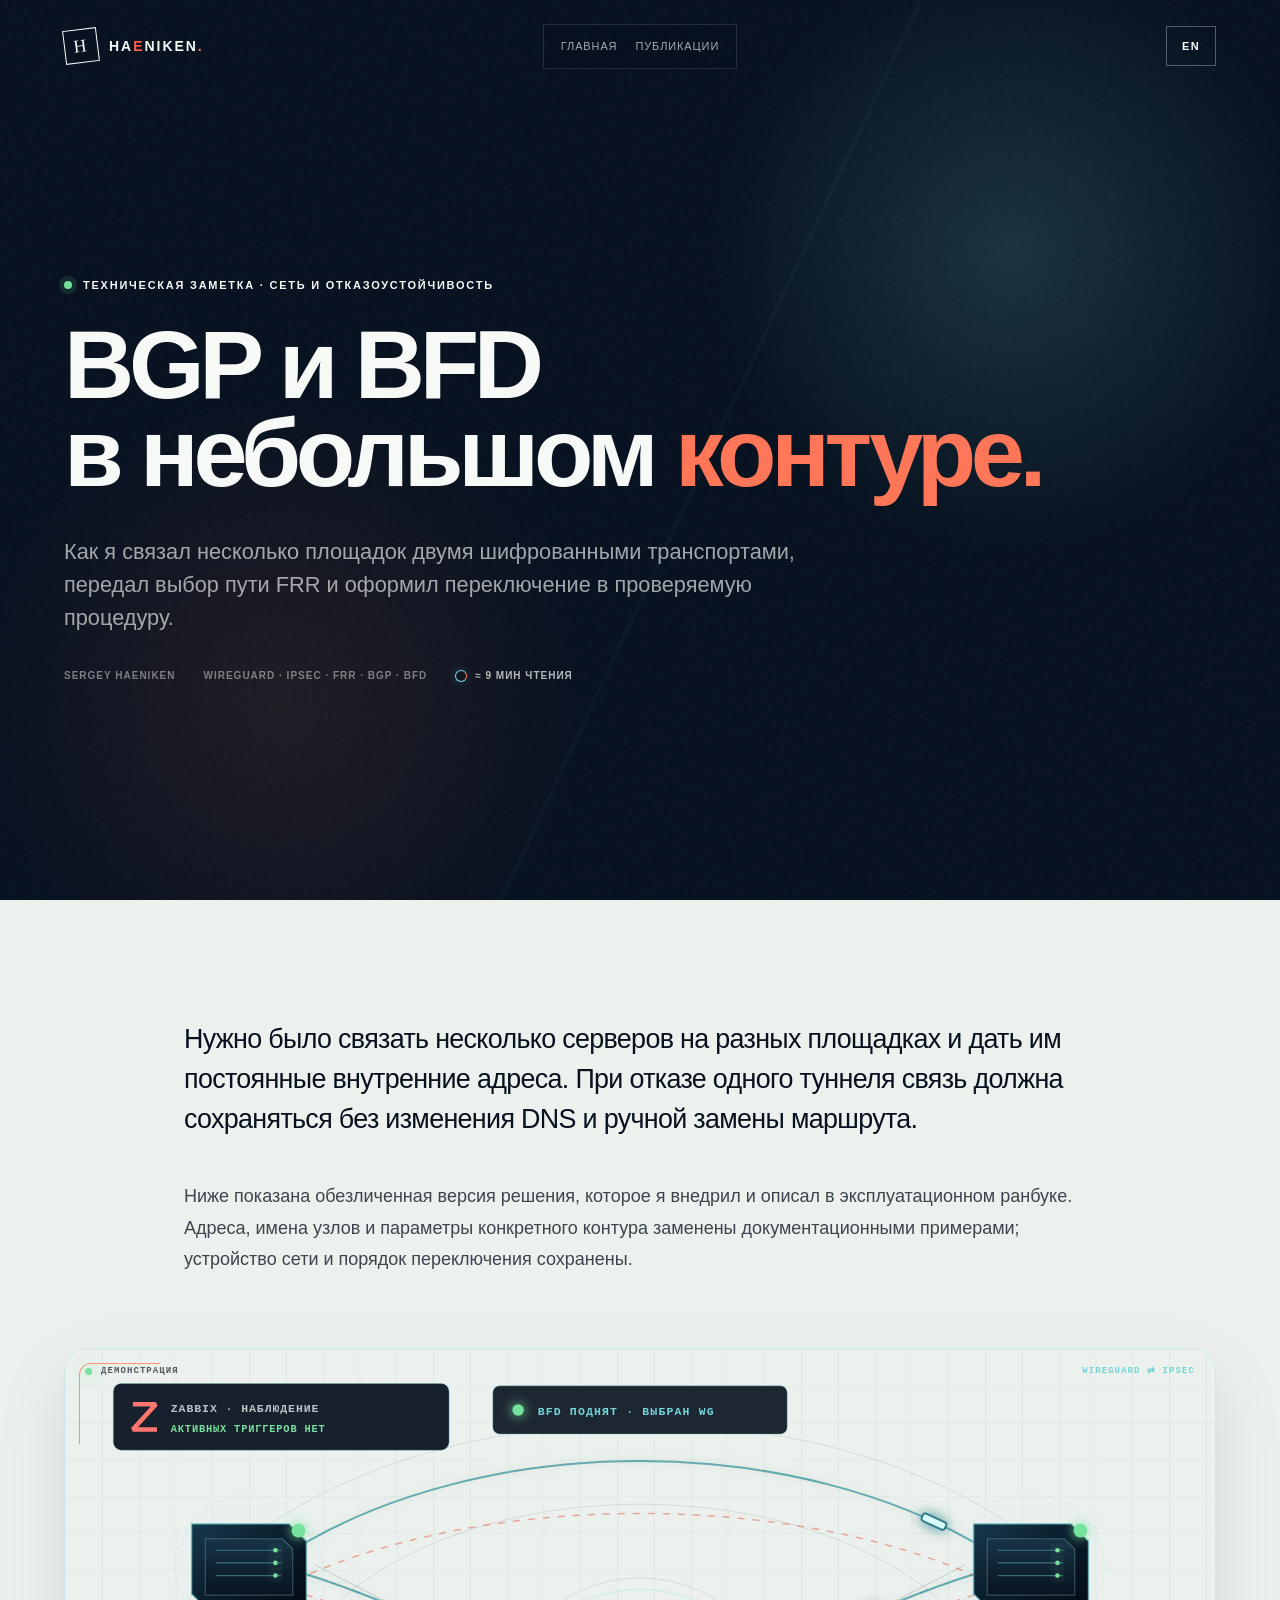
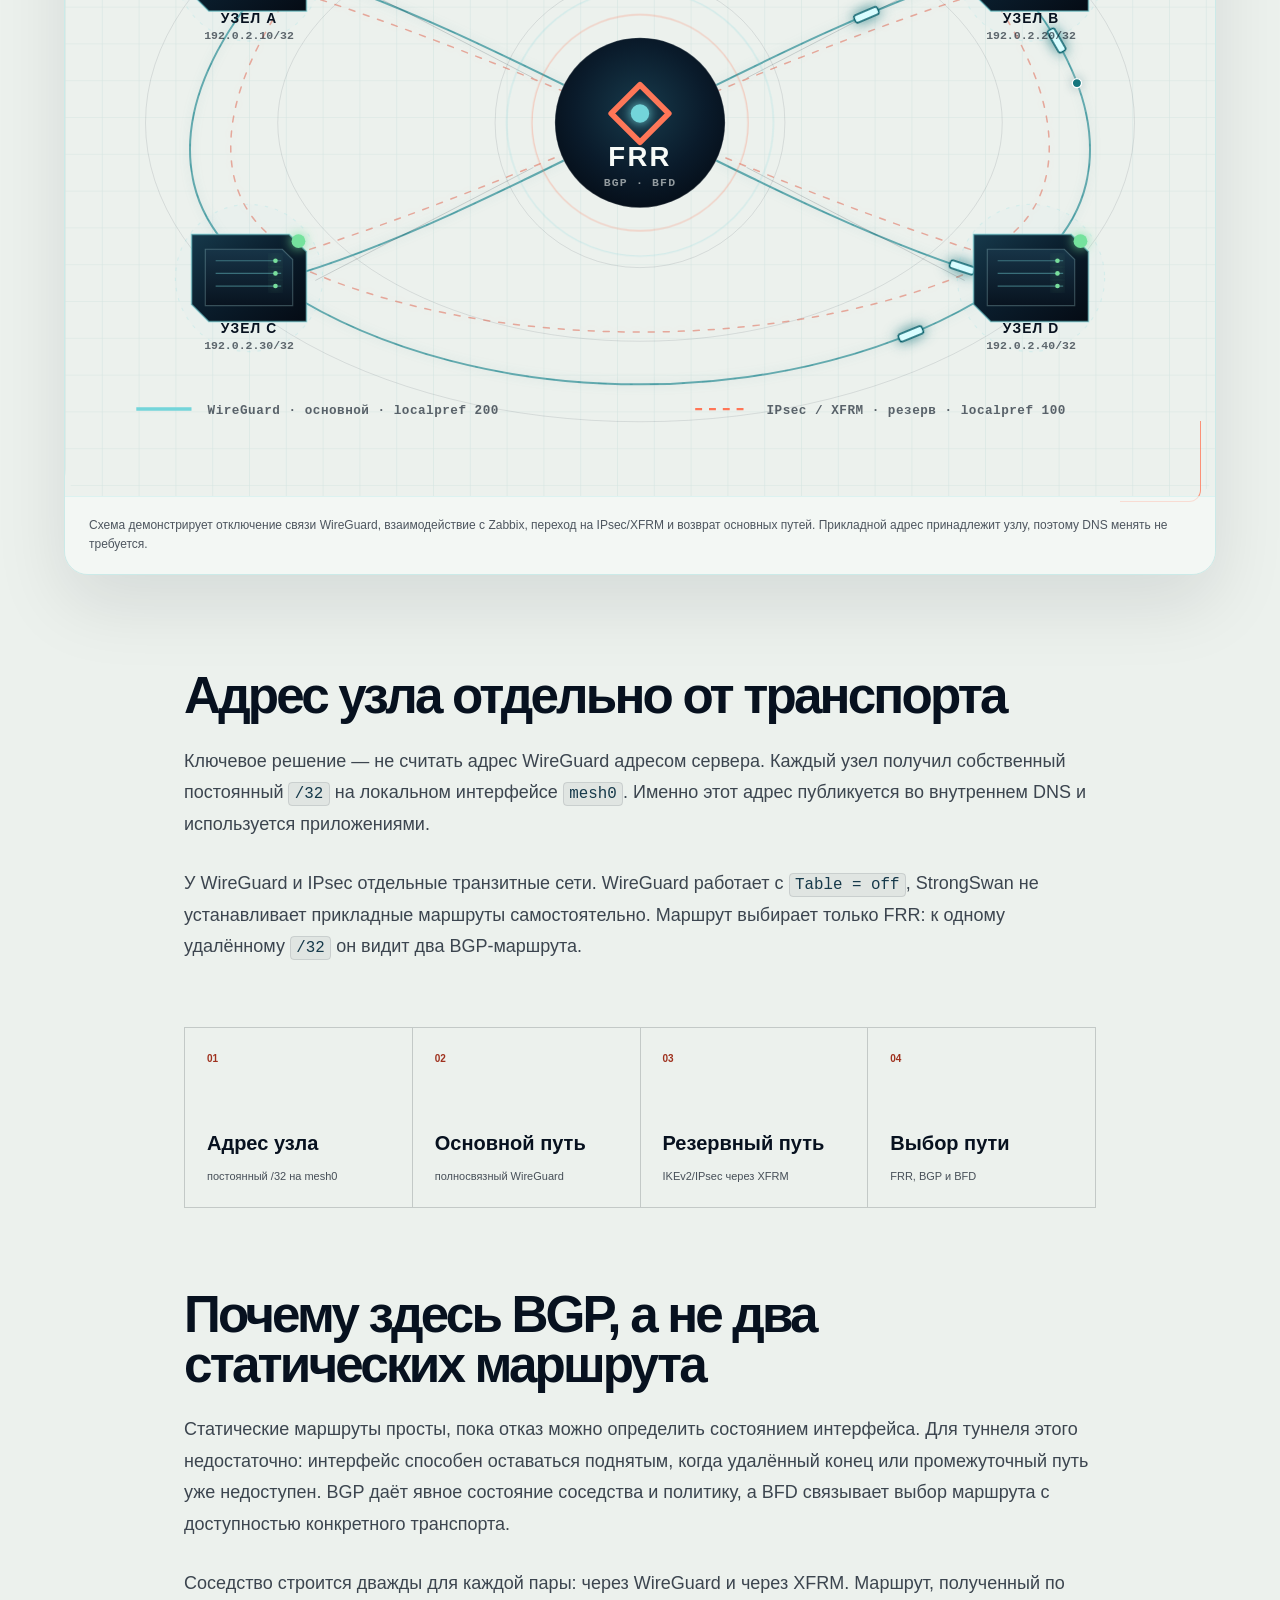
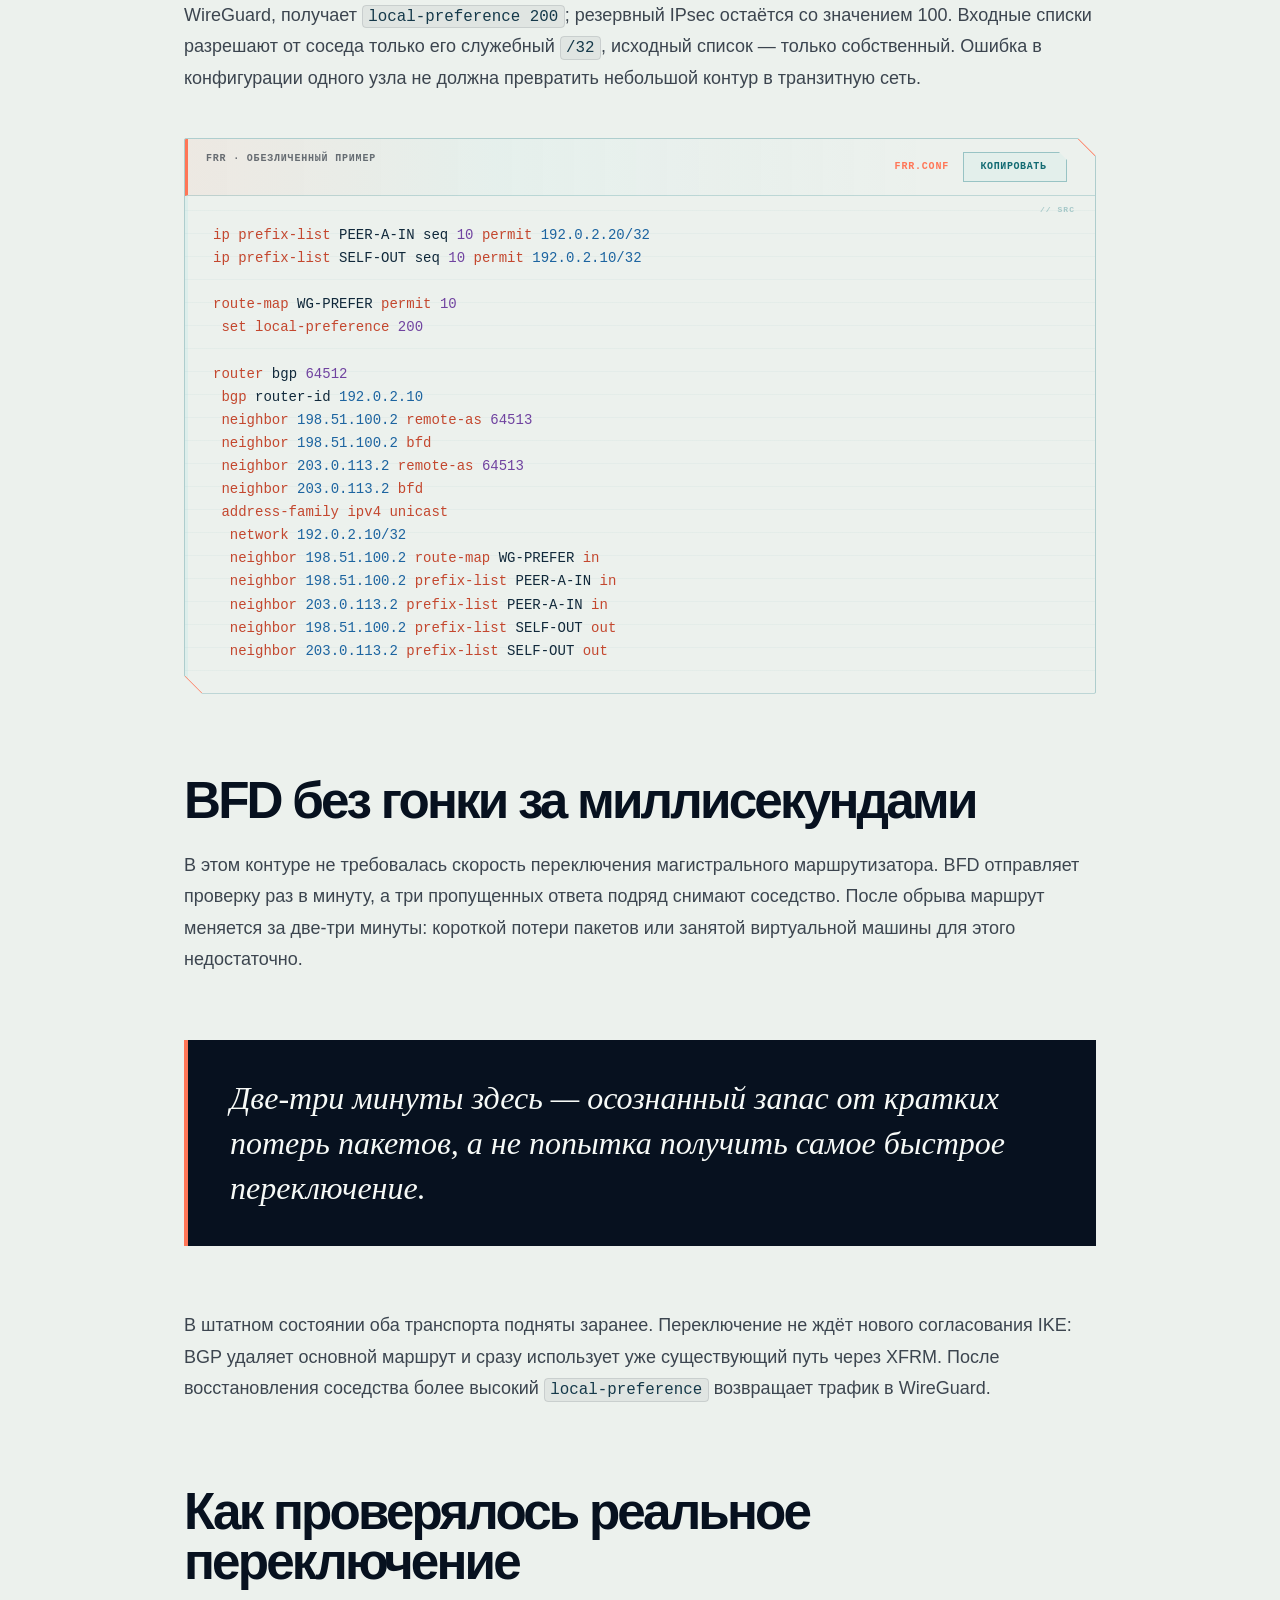
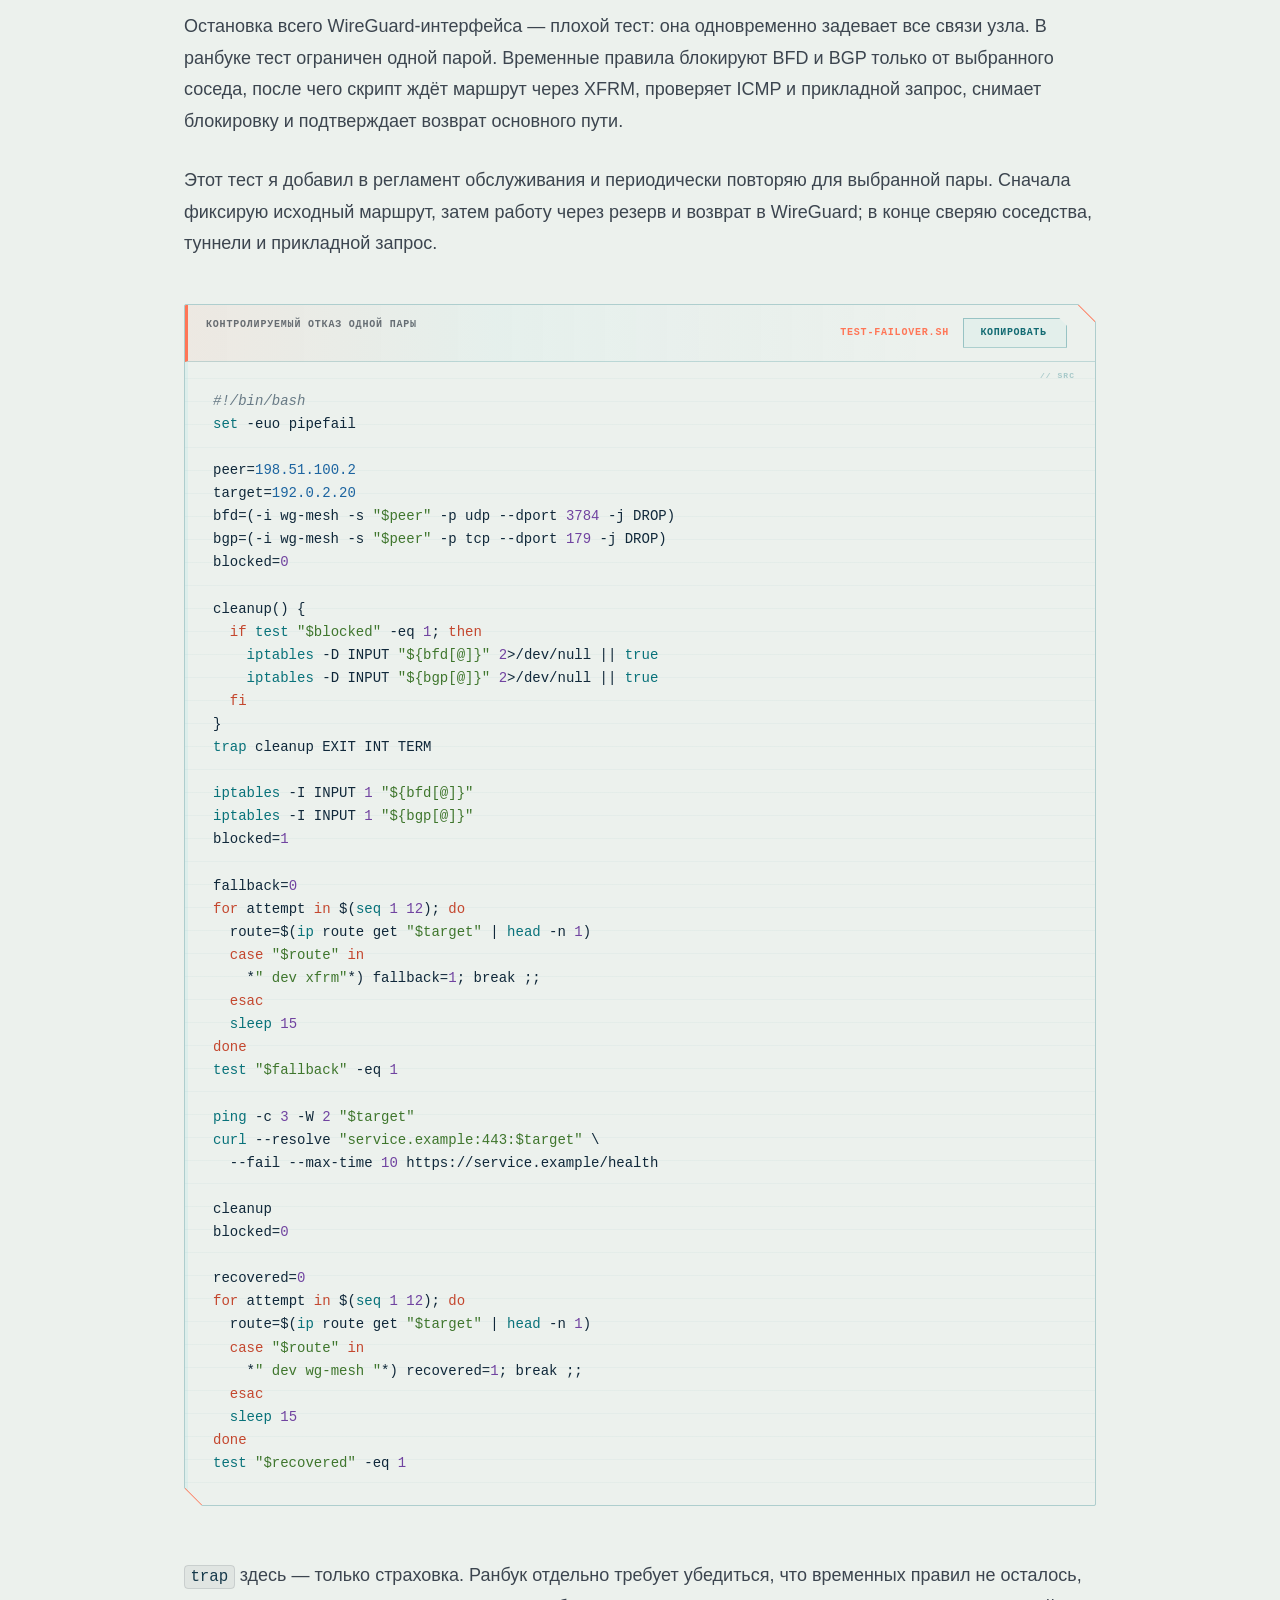
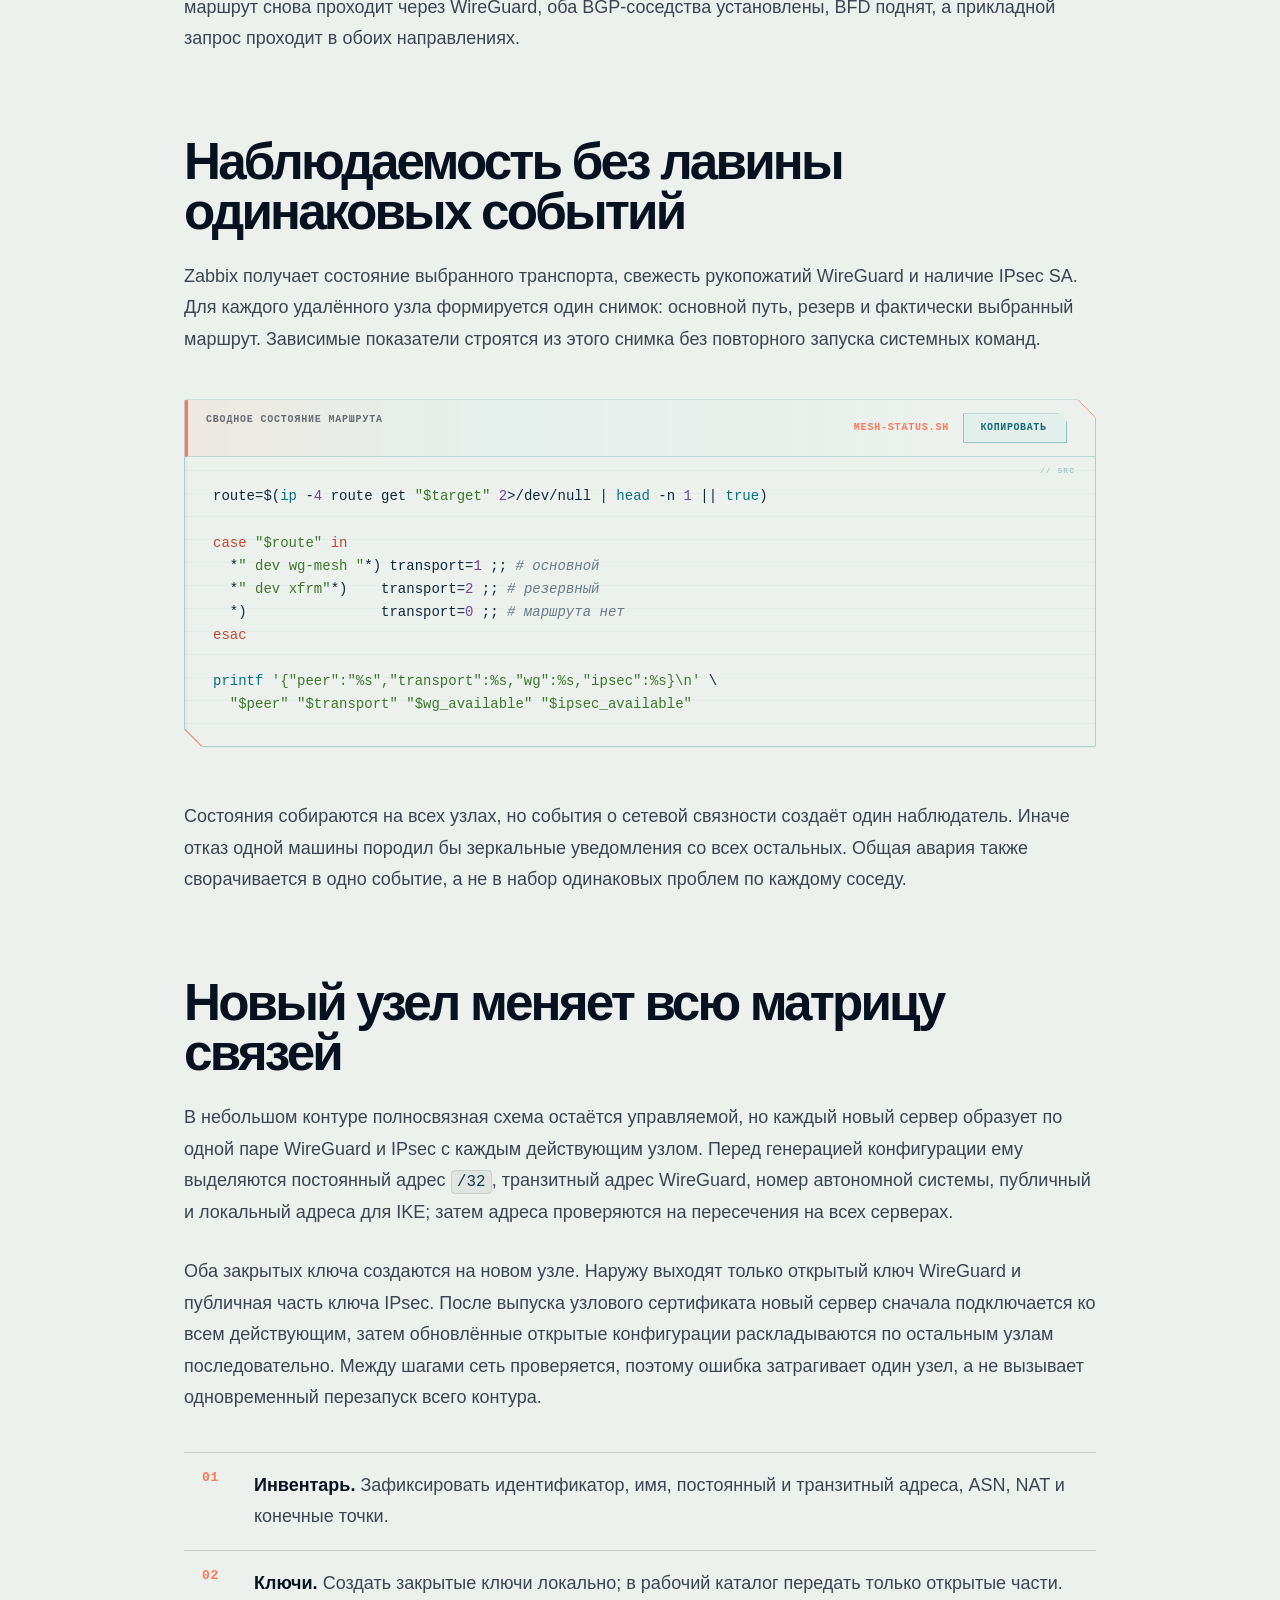
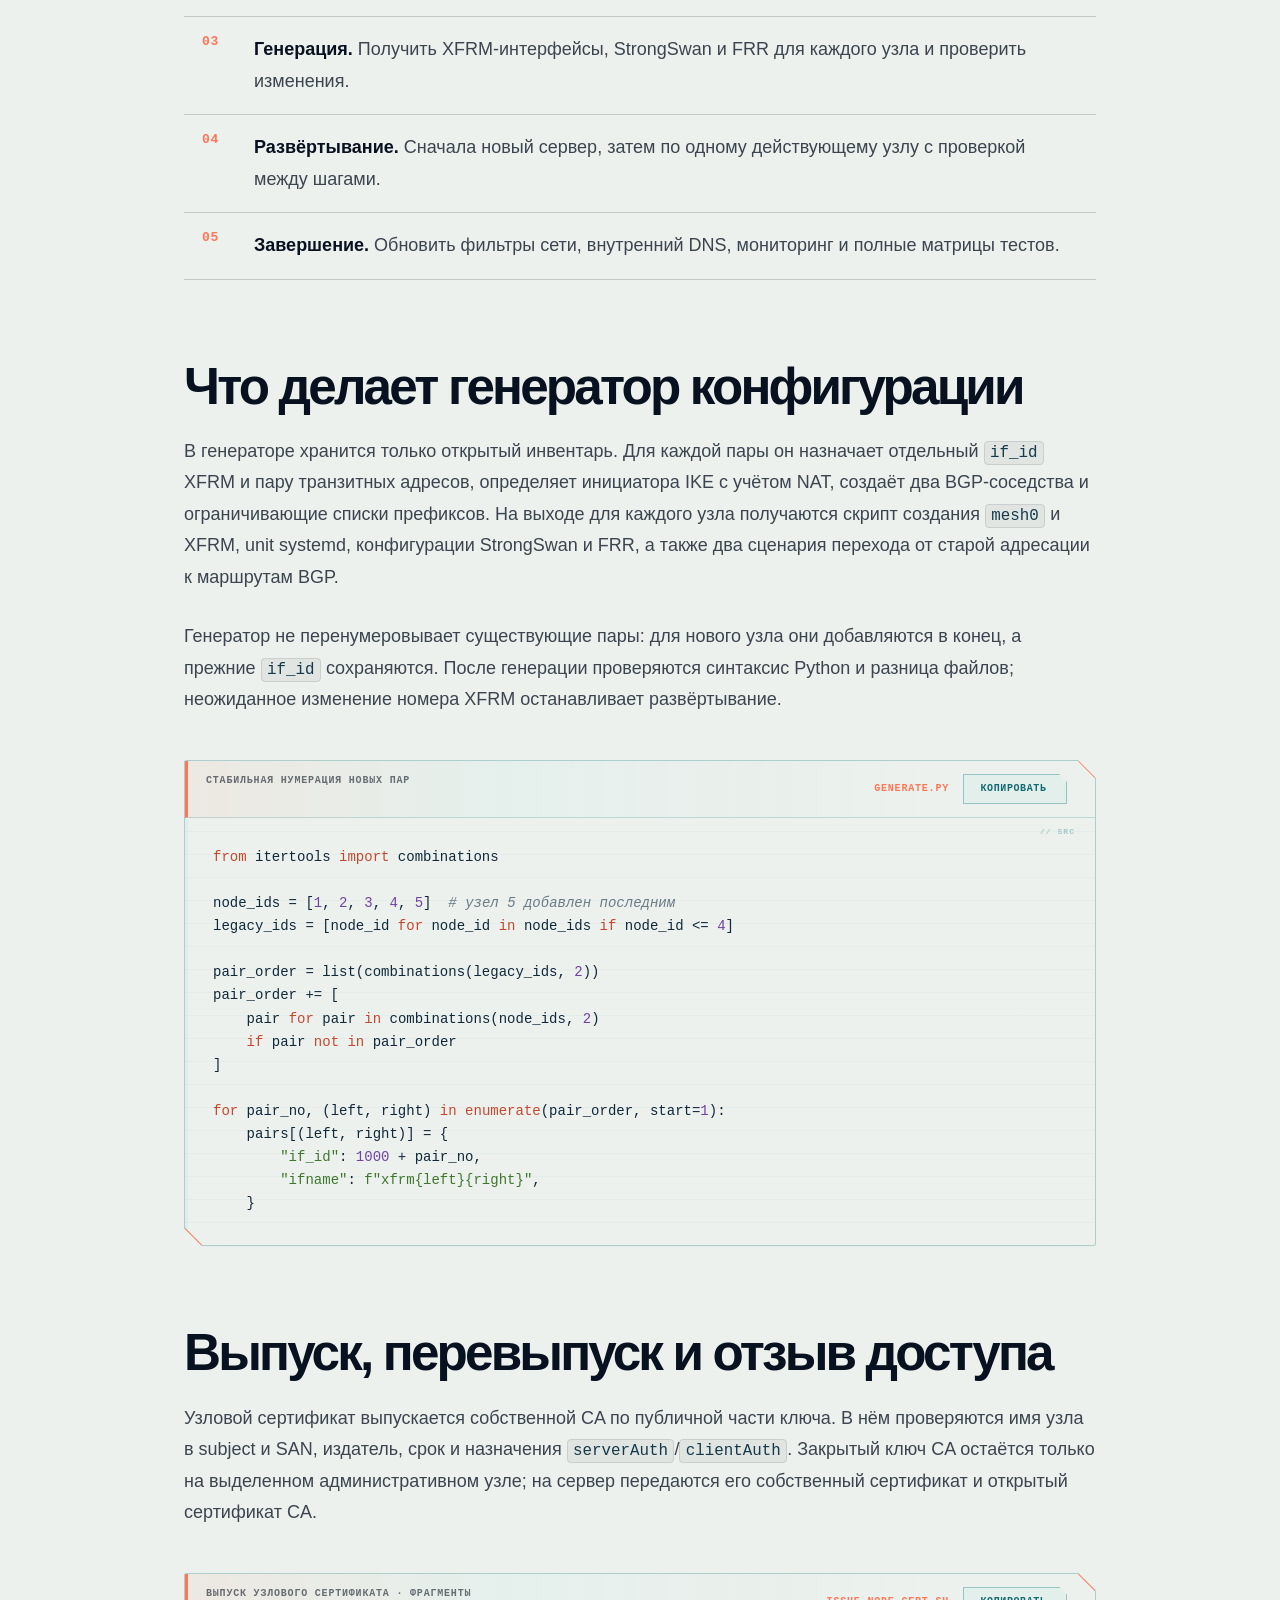
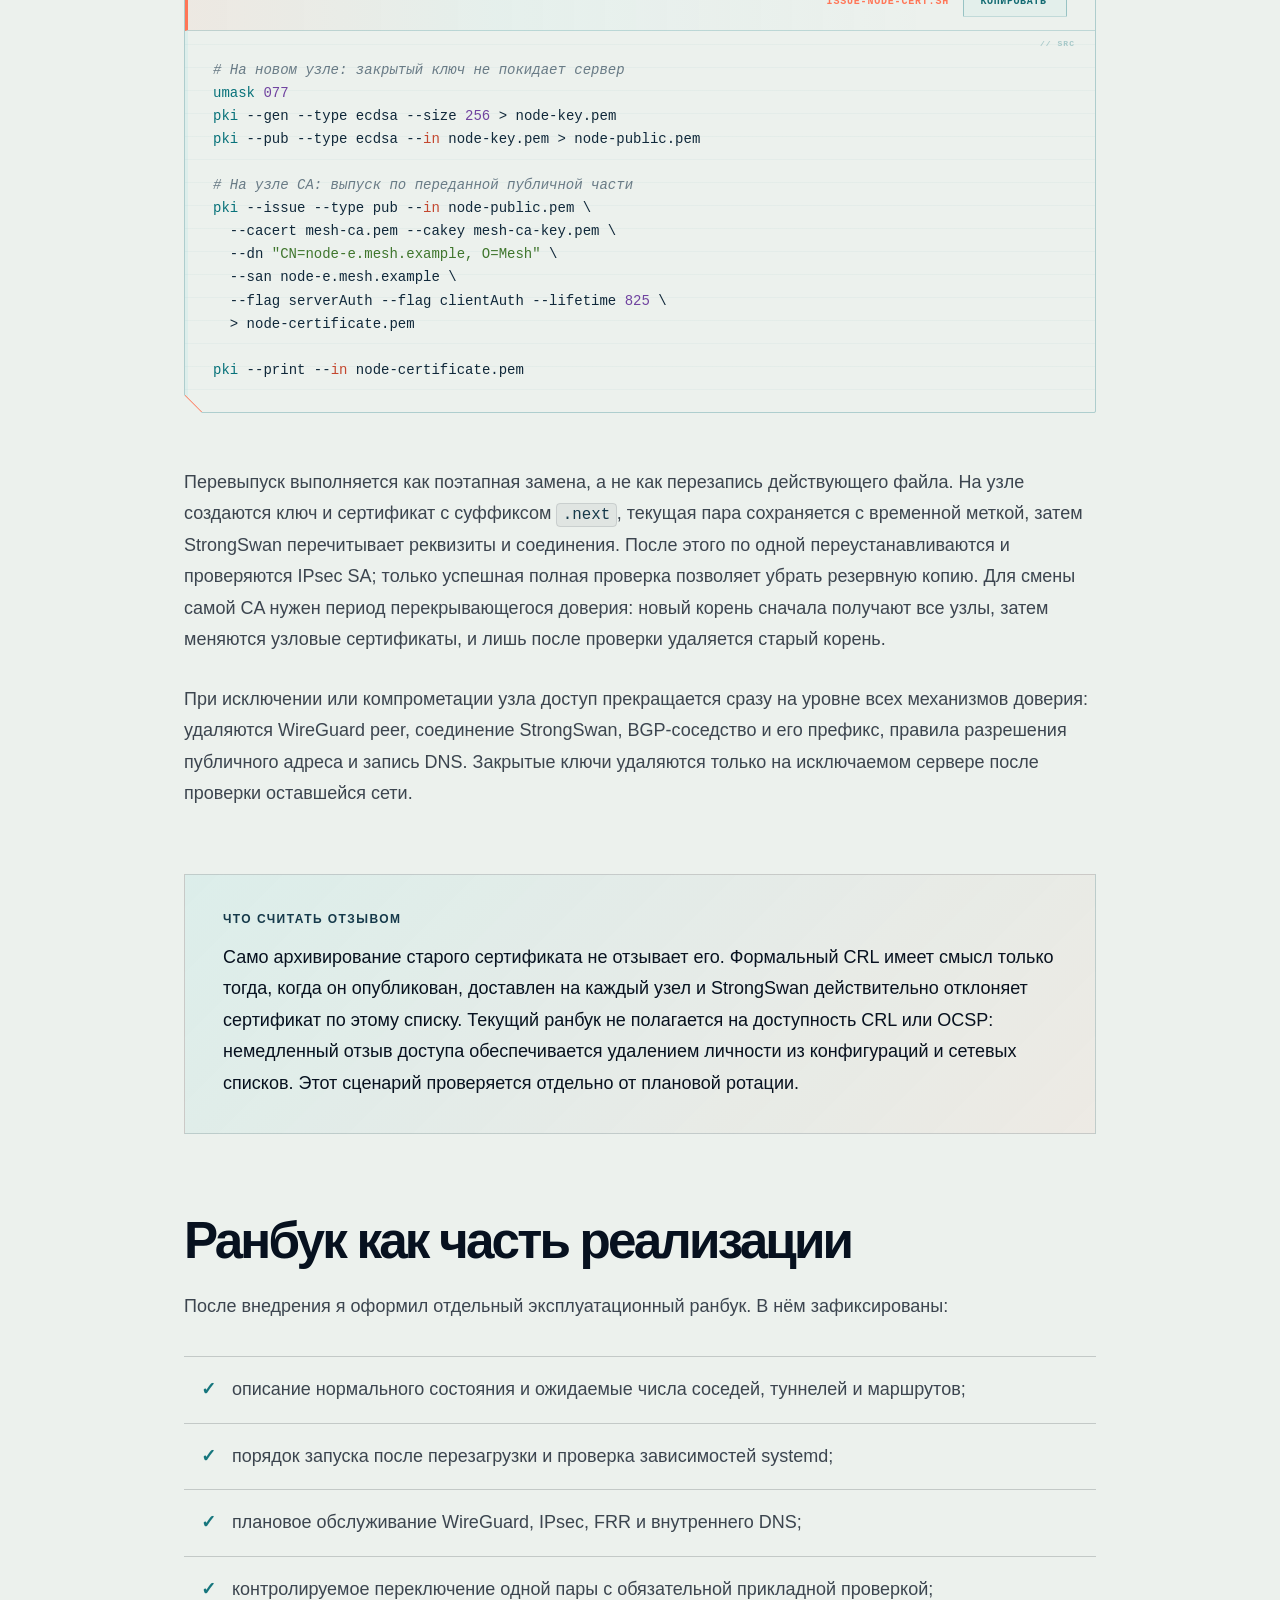
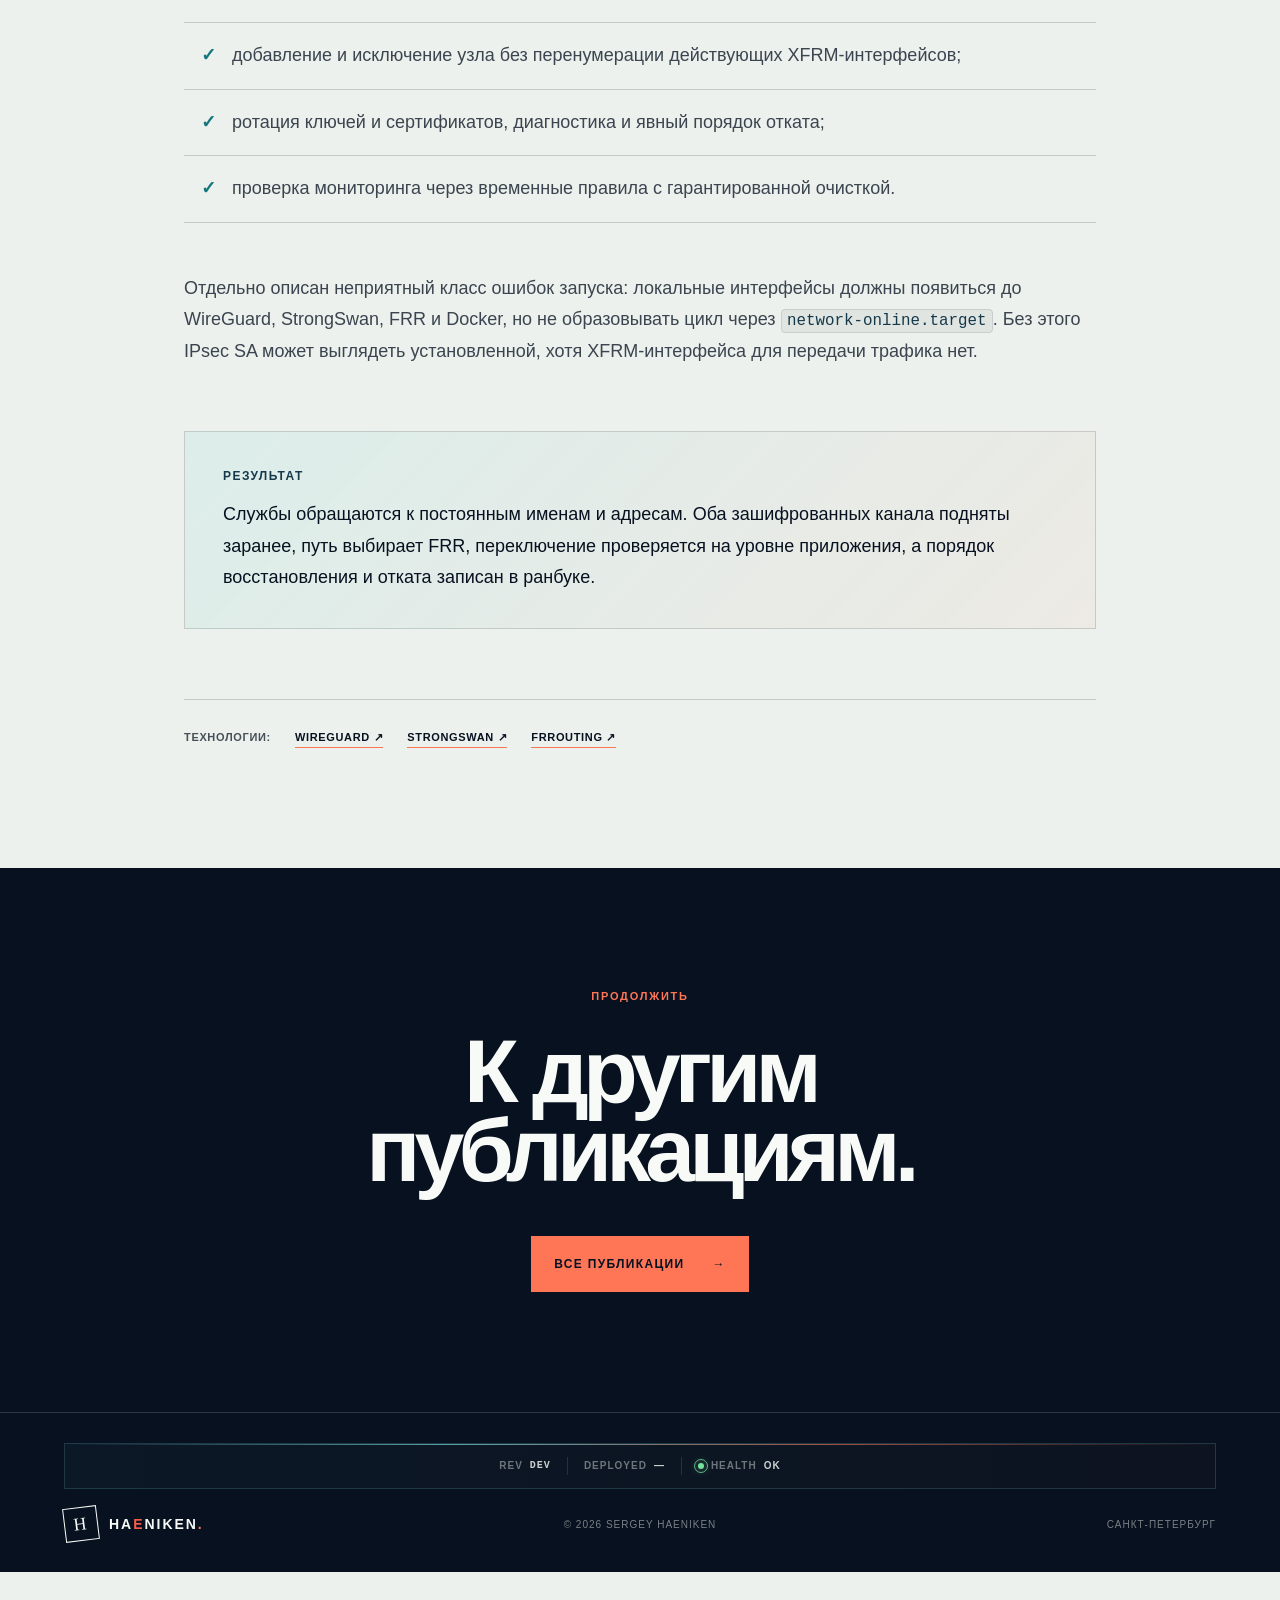
<file: articles/network-ha/index.html>
<!DOCTYPE html>
<html lang="ru" data-language="ru" prefix="og: https://ogp.me/ns# article: https://ogp.me/ns/article#">
<head>
  <meta charset="UTF-8">
  <meta name="viewport" content="width=device-width, initial-scale=1">
  <meta name="theme-color" content="#07111f">
  <meta name="robots" content="index, follow, max-image-preview:large">
  <meta name="description" content="Практический разбор отказоустойчивой сети: WireGuard как основной транспорт, IPsec как резерв, выбор маршрута через BGP, контроль BFD и эксплуатационный ранбук.">
  <meta name="author" content="Sergey Haeniken">
  <link rel="canonical" href="https://haeniken.com/articles/network-ha/">
  <link rel="alternate" hreflang="ru" href="https://haeniken.com/articles/network-ha/">
  <link rel="alternate" hreflang="en" href="https://haeniken.com/en/articles/network-ha/">
  <link rel="alternate" hreflang="x-default" href="https://haeniken.com/articles/network-ha/">
  <meta property="og:title" content="BGP и BFD в небольшом производственном контуре">
  <meta property="og:description" content="Как связать несколько площадок двумя шифрованными транспортами и сделать переключение маршрутов проверяемой эксплуатационной процедурой.">
  <meta property="og:type" content="article">
  <meta property="og:url" content="https://haeniken.com/articles/network-ha/">
  <meta property="og:site_name" content="Sergey Haeniken">
  <meta property="og:locale" content="ru_RU">
  <meta property="og:locale:alternate" content="en_US">
  <meta property="og:image" content="https://haeniken.com/assets/social/network-ha-preview.jpg">
  <meta property="og:image:secure_url" content="https://haeniken.com/assets/social/network-ha-preview.jpg">
  <meta property="og:image:type" content="image/jpeg">
  <meta property="og:image:width" content="1200">
  <meta property="og:image:height" content="630">
  <meta property="og:image:alt" content="BGP, BFD и отказоустойчивость производственной сети">
  <meta property="article:published_time" content="2026-07-28T12:56:02+03:00">
  <meta property="article:modified_time" content="2026-08-03T17:45:44+03:00">
  <meta property="article:author" content="https://haeniken.com/">
  <meta property="article:section" content="Сетевая инфраструктура">
  <meta name="twitter:card" content="summary_large_image">
  <meta name="twitter:title" content="BGP и BFD в небольшом производственном контуре">
  <meta name="twitter:description" content="WireGuard, IPsec, BGP и BFD: архитектура, контролируемое переключение и эксплуатационный ранбук.">
  <meta name="twitter:image" content="https://haeniken.com/assets/social/network-ha-preview.jpg">
  <meta name="twitter:image:alt" content="BGP, BFD и отказоустойчивость производственной сети">
  <title>BGP и BFD в небольшом производственном контуре — Sergey Haeniken</title>
  <link rel="icon" href="/assets/favicon.svg" type="image/svg+xml">
  <link rel="stylesheet" href="/articles.min.css?v=20260803b">
  <noscript><link rel="stylesheet" href="/rocket.min.css?v=20260728d"></noscript>
  <script type="application/ld+json">
  {
    "@context": "https://schema.org",
    "@type": "TechArticle",
    "headline": "BGP и BFD в небольшом производственном контуре",
    "description": "Практический разбор отказоустойчивой сети с WireGuard, IPsec, BGP, BFD, мониторингом и эксплуатационным ранбуком.",
    "inLanguage": "ru",
    "datePublished": "2026-07-28T12:56:02+03:00",
    "dateModified": "2026-08-03T17:45:44+03:00",
    "mainEntityOfPage": "https://haeniken.com/articles/network-ha/",
    "image": "https://haeniken.com/assets/social/network-ha-preview.jpg",
    "keywords": ["BGP", "BFD", "WireGuard", "IPsec", "FRR", "StrongSwan", "отказоустойчивая сеть", "ранбук"],
    "articleSection": "Сетевая инфраструктура",
    "author": {
      "@type": "Person",
      "name": "Sergey Haeniken",
      "url": "https://haeniken.com/",
      "sameAs": [
        "https://github.com/Haeniken",
        "https://orcid.org/0009-0005-5804-5011"
      ]
    },
    "about": [
      {"@type": "Thing", "name": "Border Gateway Protocol"},
      {"@type": "Thing", "name": "Bidirectional Forwarding Detection"},
      {"@type": "Thing", "name": "WireGuard"},
      {"@type": "Thing", "name": "IPsec"}
    ]
  }
  </script>
</head>
<body class="article-page network-article-page">
  <a class="skip-link" href="#article">К статье</a>
  <div class="noise" aria-hidden="true"></div>

  <header class="site-header article-site-header">
    <a class="brand lang lang-ru" href="/">
      <span class="brand-mark">H</span>
      <span>HA<span class="brand-e">E</span>NIKEN<span class="brand-dot">.</span></span>
    </a>
    <a class="brand lang lang-en" href="/en/">
      <span class="brand-mark">H</span>
      <span>HA<span class="brand-e">E</span>NIKEN<span class="brand-dot">.</span></span>
    </a>
    <nav class="nav article-nav" id="article-navigation" aria-label="Навигация статьи">
      <a class="lang lang-ru" href="/">Главная</a>
      <a class="lang lang-en" href="/en/">Home</a>
      <a class="lang lang-ru" href="/articles/">Публикации</a>
      <a class="lang lang-en" href="/en/articles/">Publications</a>
    </nav>
    <button class="mobile-menu-toggle" type="button" aria-expanded="false" aria-controls="article-navigation">
      <span class="menu-toggle-label"><span class="lang lang-ru">Меню</span><span class="lang lang-en">Menu</span></span>
      <span class="menu-toggle-icon" aria-hidden="true"><i></i><i></i></span>
    </button>
    <div class="header-actions">
      <a class="language-toggle lang lang-ru" href="/en/articles/network-ha/" hreflang="en" lang="en" aria-label="English version">EN</a>
      <a class="language-toggle lang lang-en" href="/articles/network-ha/" hreflang="ru" lang="ru" aria-label="Русская версия">RU</a>
    </div>
  </header>

  <main id="article">
    <header class="article-hero network-article-hero">
      <div class="article-hero-inner">
        <p class="eyebrow reveal">
          <span class="status-light"></span>
          <span class="lang lang-ru">Техническая заметка · сеть и отказоустойчивость</span>
          <span class="lang lang-en">Technical note · networking and resilience</span>
        </p>
        <h1 class="reveal">
          <span class="lang lang-ru">BGP и BFD<br>в небольшом <em>контуре.</em></span>
          <span class="lang lang-en">BGP and BFD<br>in a small <em>production network.</em></span>
        </h1>
        <p class="article-deck reveal">
          <span class="lang lang-ru">Как я связал несколько площадок двумя шифрованными транспортами, передал выбор пути FRR и оформил переключение в проверяемую процедуру.</span>
          <span class="lang lang-en">How I connected several sites over two encrypted transports, delegated path selection to FRR and turned failover into a verifiable operating procedure.</span>
        </p>
        <div class="article-meta reveal">
          <span>Sergey Haeniken</span>
          <span>WireGuard · IPsec · FRR · BGP · BFD</span>
        </div>
      </div>
    </header>

    <article class="technical-article network-technical-article">
      <div class="article-language lang lang-ru">
        <p class="article-lead">Нужно было связать несколько серверов на разных площадках и дать им постоянные внутренние адреса. При отказе одного туннеля связь должна сохраняться без изменения DNS и ручной замены маршрута.</p>

        <p>Ниже показана обезличенная версия решения, которое я внедрил и описал в эксплуатационном ранбуке. Адреса, имена узлов и параметры конкретного контура заменены документационными примерами; устройство сети и порядок переключения сохранены.</p>
      </div>

      <div class="article-language lang lang-en">
        <p class="article-lead">Several servers in different locations needed stable internal addresses. If one tunnel failed, connectivity had to continue without a DNS change or a manual route replacement.</p>

        <p>The diagram below is an anonymised version of the design I implemented and documented in an operational runbook. Host names, addresses and environment-specific values use documentation examples; the network design and failover sequence remain unchanged.</p>
      </div>

      <figure class="network-figure">
        <div class="network-figure-hud" aria-hidden="true">
          <span><i></i><span class="lang lang-ru">Демонстрация</span><span class="lang lang-en">Demo</span></span>
          <b>WIREGUARD ⇄ IPSEC</b>
        </div>
        <div class="network-diagram-scroll">
        <span class="network-scroll-hint"><span class="lang lang-ru">Проведите по схеме</span><span class="lang lang-en">Swipe the diagram</span> →</span>
        <svg class="network-diagram" data-network-failover viewBox="0 0 1000 650" role="img" aria-label="Схема отказоустойчивой сети с основным WireGuard и резервным IPsec транспортом">
          <defs>
            <pattern id="network-grid" width="32" height="32" patternUnits="userSpaceOnUse">
              <path d="M32 0H0V32" class="network-grid-line"></path>
            </pattern>
            <radialGradient id="network-core-gradient" cx="50%" cy="42%" r="62%">
              <stop offset="0" stop-color="#173a4b"></stop>
              <stop offset=".62" stop-color="#0a1b2b"></stop>
              <stop offset="1" stop-color="#050d17"></stop>
            </radialGradient>
            <linearGradient id="network-node-gradient" x1="0" y1="0" x2="1" y2="1">
              <stop offset="0" stop-color="#16394b"></stop>
              <stop offset=".48" stop-color="#0a1d2c"></stop>
              <stop offset="1" stop-color="#050b14"></stop>
            </linearGradient>
            <linearGradient id="network-rack-gradient" x1="0" y1="0" x2="0" y2="1">
              <stop offset="0" stop-color="#173447"></stop>
              <stop offset="1" stop-color="#08131f"></stop>
            </linearGradient>
            <filter id="network-glow" x="-100%" y="-100%" width="300%" height="300%">
              <feGaussianBlur stdDeviation="5" result="blur"></feGaussianBlur>
              <feMerge><feMergeNode in="blur"></feMergeNode><feMergeNode in="SourceGraphic"></feMergeNode></feMerge>
            </filter>
          </defs>

          <rect width="1000" height="650" rx="24" class="network-canvas"></rect>
          <rect width="1000" height="650" rx="24" fill="url(#network-grid)"></rect>
          <rect x="-130" y="0" width="110" height="650" class="network-scan"></rect>

          <g class="network-orbits" aria-hidden="true">
            <ellipse cx="500" cy="325" rx="430" ry="260"></ellipse>
            <ellipse cx="500" cy="325" rx="315" ry="190"></ellipse>
            <circle cx="500" cy="325" r="126"></circle>
          </g>

          <g class="network-links network-links-primary" aria-hidden="true">
            <path id="wg-ab" data-network-primary="ab" d="M190 180 C360 70 640 70 810 180"></path>
            <path id="wg-ac" data-network-primary="ac" d="M160 220 C85 320 90 415 190 470"></path>
            <path id="wg-bd" data-network-primary="bd" d="M840 220 C915 320 910 415 810 470"></path>
            <path id="wg-cd" data-network-primary="cd" d="M190 470 C360 580 640 580 810 470"></path>
            <path id="wg-ad" data-network-primary="ad" d="M190 190 C370 240 630 410 810 460"></path>
            <path id="wg-bc" data-network-primary="bc" d="M810 190 C630 240 370 410 190 460"></path>
          </g>

          <g class="network-link-codes" aria-hidden="true">
            <path d="M160 220 C85 320 90 415 190 470"></path>
            <path d="M840 220 C915 320 910 415 810 470"></path>
            <path d="M190 470 C360 580 640 580 810 470"></path>
            <path d="M190 190 C370 240 630 410 810 460"></path>
            <path d="M810 190 C630 240 370 410 190 460"></path>
          </g>

          <g class="network-links network-links-backup" aria-hidden="true">
            <path id="ipsec-ab" data-network-backup="ab" d="M190 206 C360 122 640 122 810 206"></path>
            <path id="ipsec-ac" data-network-backup="ac" d="M188 224 C125 320 130 404 202 438"></path>
            <path id="ipsec-bd" data-network-backup="bd" d="M812 224 C875 320 870 404 798 438"></path>
            <path id="ipsec-cd" data-network-backup="cd" d="M190 444 C360 528 640 528 810 444"></path>
            <path id="ipsec-ad" data-network-backup="ad" d="M210 214 C400 275 600 375 790 436"></path>
            <path id="ipsec-bc" data-network-backup="bc" d="M790 214 C600 275 400 375 210 436"></path>
          </g>

          <g class="network-failover-channels" aria-hidden="true">
            <path class="network-failure-overlay" data-network-failure="ab" d="M190 180 C360 70 640 70 810 180"></path><path class="network-backup-active" data-network-backup-active="ab" d="M190 206 C360 122 640 122 810 206"></path><path class="network-recovery-wave" data-network-recovery="ab" d="M190 180 C360 70 640 70 810 180"></path>
            <path class="network-failure-overlay" data-network-failure="ac" d="M160 220 C85 320 90 415 190 470"></path><path class="network-backup-active" data-network-backup-active="ac" d="M188 224 C125 320 130 404 202 438"></path><path class="network-recovery-wave" data-network-recovery="ac" d="M160 220 C85 320 90 415 190 470"></path>
            <path class="network-failure-overlay" data-network-failure="bd" d="M840 220 C915 320 910 415 810 470"></path><path class="network-backup-active" data-network-backup-active="bd" d="M812 224 C875 320 870 404 798 438"></path><path class="network-recovery-wave" data-network-recovery="bd" d="M840 220 C915 320 910 415 810 470"></path>
            <path class="network-failure-overlay" data-network-failure="cd" d="M190 470 C360 580 640 580 810 470"></path><path class="network-backup-active" data-network-backup-active="cd" d="M190 444 C360 528 640 528 810 444"></path><path class="network-recovery-wave" data-network-recovery="cd" d="M190 470 C360 580 640 580 810 470"></path>
            <path class="network-failure-overlay" data-network-failure="ad" d="M190 190 C370 240 630 410 810 460"></path><path class="network-backup-active" data-network-backup-active="ad" d="M210 214 C400 275 600 375 790 436"></path><path class="network-recovery-wave" data-network-recovery="ad" d="M190 190 C370 240 630 410 810 460"></path>
            <path class="network-failure-overlay" data-network-failure="bc" d="M810 190 C630 240 370 410 190 460"></path><path class="network-backup-active" data-network-backup-active="bc" d="M790 214 C600 275 400 375 210 436"></path><path class="network-recovery-wave" data-network-recovery="bc" d="M810 190 C630 240 370 410 190 460"></path>
          </g>

          <g class="network-core-links" aria-hidden="true">
            <path d="M218 188L407 286"></path><path d="M782 188L593 286"></path>
            <path d="M218 462L407 364"></path><path d="M782 462L593 364"></path>
          </g>

          <g class="network-packets" aria-hidden="true">
            <g data-network-primary-flow="ab"><circle r="4" class="network-packet network-packet-primary network-packet-ping"><animateMotion dur="3.8s" repeatCount="indefinite" calcMode="linear" keyPoints="0;1;1" keyTimes="0;.333;1" path="M190 180 C360 70 640 70 810 180"></animateMotion><animate attributeName="opacity" dur="3.8s" repeatCount="indefinite" values="0;1;1;0;0" keyTimes="0;.02;.30;.333;1"></animate></circle></g><rect data-network-primary-flow="ab" x="-11" y="-3.5" width="22" height="7" rx="2" class="network-packet network-packet-primary network-packet-data"><animateMotion dur="4.7s" begin="-2.2s" repeatCount="indefinite" rotate="auto" path="M810 180 C640 70 360 70 190 180"></animateMotion></rect>
            <g data-network-primary-flow="ac"><circle r="4" class="network-packet network-packet-primary network-packet-ping"><animateMotion dur="4.6s" begin="-1.2s" repeatCount="indefinite" calcMode="linear" keyPoints="0;1;1" keyTimes="0;.333;1" path="M160 220 C85 320 90 415 190 470"></animateMotion><animate attributeName="opacity" dur="4.6s" begin="-1.2s" repeatCount="indefinite" values="0;1;1;0;0" keyTimes="0;.02;.30;.333;1"></animate></circle></g><rect data-network-primary-flow="ac" x="-11" y="-3.5" width="22" height="7" rx="2" class="network-packet network-packet-primary network-packet-data"><animateMotion dur="5.2s" begin="-3.1s" repeatCount="indefinite" rotate="auto" path="M190 470 C90 415 85 320 160 220"></animateMotion></rect>
            <g data-network-primary-flow="bd"><circle r="4" class="network-packet network-packet-primary network-packet-ping"><animateMotion dur="4.9s" begin="-2.4s" repeatCount="indefinite" calcMode="linear" keyPoints="0;1;1" keyTimes="0;.333;1" path="M840 220 C915 320 910 415 810 470"></animateMotion><animate attributeName="opacity" dur="4.9s" begin="-2.4s" repeatCount="indefinite" values="0;1;1;0;0" keyTimes="0;.02;.30;.333;1"></animate></circle></g><rect data-network-primary-flow="bd" x="-11" y="-3.5" width="22" height="7" rx="2" class="network-packet network-packet-primary network-packet-data"><animateMotion dur="5.5s" begin="-1.8s" repeatCount="indefinite" rotate="auto" path="M810 470 C910 415 915 320 840 220"></animateMotion></rect>
            <g data-network-primary-flow="cd"><circle r="4" class="network-packet network-packet-primary network-packet-ping"><animateMotion dur="5.1s" begin="-2.1s" repeatCount="indefinite" calcMode="linear" keyPoints="0;1;1" keyTimes="0;.333;1" path="M190 470 C360 580 640 580 810 470"></animateMotion><animate attributeName="opacity" dur="5.1s" begin="-2.1s" repeatCount="indefinite" values="0;1;1;0;0" keyTimes="0;.02;.30;.333;1"></animate></circle></g><rect data-network-primary-flow="cd" x="-11" y="-3.5" width="22" height="7" rx="2" class="network-packet network-packet-primary network-packet-data"><animateMotion dur="5.8s" begin="-3.6s" repeatCount="indefinite" rotate="auto" path="M810 470 C640 580 360 580 190 470"></animateMotion></rect>
            <g data-network-primary-flow="ad"><circle r="4" class="network-packet network-packet-primary network-packet-ping"><animateMotion dur="4.7s" begin="-1.3s" repeatCount="indefinite" calcMode="linear" keyPoints="0;1;1" keyTimes="0;.333;1" path="M190 190 C370 240 630 410 810 460"></animateMotion><animate attributeName="opacity" dur="4.7s" begin="-1.3s" repeatCount="indefinite" values="0;1;1;0;0" keyTimes="0;.02;.30;.333;1"></animate></circle></g><rect data-network-primary-flow="ad" x="-11" y="-3.5" width="22" height="7" rx="2" class="network-packet network-packet-primary network-packet-data"><animateMotion dur="5.4s" begin="-2.7s" repeatCount="indefinite" rotate="auto" path="M810 460 C630 410 370 240 190 190"></animateMotion></rect>
            <g data-network-primary-flow="bc"><circle r="4" class="network-packet network-packet-primary network-packet-ping"><animateMotion dur="5.4s" begin="-3.4s" repeatCount="indefinite" calcMode="linear" keyPoints="0;1;1" keyTimes="0;.333;1" path="M810 190 C630 240 370 410 190 460"></animateMotion><animate attributeName="opacity" dur="5.4s" begin="-3.4s" repeatCount="indefinite" values="0;1;1;0;0" keyTimes="0;.02;.30;.333;1"></animate></circle></g><rect data-network-primary-flow="bc" x="-11" y="-3.5" width="22" height="7" rx="2" class="network-packet network-packet-primary network-packet-data"><animateMotion dur="5.9s" begin="-1.9s" repeatCount="indefinite" rotate="auto" path="M190 460 C370 410 630 240 810 190"></animateMotion></rect>

            <g data-network-backup-flow="ab"><circle r="4" class="network-packet network-packet-backup network-packet-ping"><animateMotion dur="2.8s" repeatCount="indefinite" calcMode="linear" keyPoints="0;1;1" keyTimes="0;.333;1" path="M190 206 C360 122 640 122 810 206"></animateMotion><animate attributeName="opacity" dur="2.8s" repeatCount="indefinite" values="0;1;1;0;0" keyTimes="0;.02;.30;.333;1"></animate></circle></g><rect data-network-backup-flow="ab" x="-11" y="-3.5" width="22" height="7" rx="2" class="network-packet network-packet-backup network-packet-data"><animateMotion dur="3.4s" begin="-1.7s" repeatCount="indefinite" rotate="auto" path="M810 206 C640 122 360 122 190 206"></animateMotion></rect>
            <g data-network-backup-flow="ac"><circle r="4" class="network-packet network-packet-backup network-packet-ping"><animateMotion dur="3.3s" repeatCount="indefinite" calcMode="linear" keyPoints="0;1;1" keyTimes="0;.333;1" path="M188 224 C125 320 130 404 202 438"></animateMotion><animate attributeName="opacity" dur="3.3s" repeatCount="indefinite" values="0;1;1;0;0" keyTimes="0;.02;.30;.333;1"></animate></circle></g><rect data-network-backup-flow="ac" x="-11" y="-3.5" width="22" height="7" rx="2" class="network-packet network-packet-backup network-packet-data"><animateMotion dur="3.8s" begin="-1.9s" repeatCount="indefinite" rotate="auto" path="M202 438 C130 404 125 320 188 224"></animateMotion></rect>
            <g data-network-backup-flow="bd"><circle r="4" class="network-packet network-packet-backup network-packet-ping"><animateMotion dur="3.5s" repeatCount="indefinite" calcMode="linear" keyPoints="0;1;1" keyTimes="0;.333;1" path="M812 224 C875 320 870 404 798 438"></animateMotion><animate attributeName="opacity" dur="3.5s" repeatCount="indefinite" values="0;1;1;0;0" keyTimes="0;.02;.30;.333;1"></animate></circle></g><rect data-network-backup-flow="bd" x="-11" y="-3.5" width="22" height="7" rx="2" class="network-packet network-packet-backup network-packet-data"><animateMotion dur="4s" begin="-2s" repeatCount="indefinite" rotate="auto" path="M798 438 C870 404 875 320 812 224"></animateMotion></rect>
            <g data-network-backup-flow="cd"><circle r="4" class="network-packet network-packet-backup network-packet-ping"><animateMotion dur="3.7s" repeatCount="indefinite" calcMode="linear" keyPoints="0;1;1" keyTimes="0;.333;1" path="M190 444 C360 528 640 528 810 444"></animateMotion><animate attributeName="opacity" dur="3.7s" repeatCount="indefinite" values="0;1;1;0;0" keyTimes="0;.02;.30;.333;1"></animate></circle></g><rect data-network-backup-flow="cd" x="-11" y="-3.5" width="22" height="7" rx="2" class="network-packet network-packet-backup network-packet-data"><animateMotion dur="4.3s" begin="-2.1s" repeatCount="indefinite" rotate="auto" path="M810 444 C640 528 360 528 190 444"></animateMotion></rect>
            <g data-network-backup-flow="ad"><circle r="4" class="network-packet network-packet-backup network-packet-ping"><animateMotion dur="3.4s" repeatCount="indefinite" calcMode="linear" keyPoints="0;1;1" keyTimes="0;.333;1" path="M210 214 C400 275 600 375 790 436"></animateMotion><animate attributeName="opacity" dur="3.4s" repeatCount="indefinite" values="0;1;1;0;0" keyTimes="0;.02;.30;.333;1"></animate></circle></g><rect data-network-backup-flow="ad" x="-11" y="-3.5" width="22" height="7" rx="2" class="network-packet network-packet-backup network-packet-data"><animateMotion dur="4.1s" begin="-2.4s" repeatCount="indefinite" rotate="auto" path="M790 436 C600 375 400 275 210 214"></animateMotion></rect>
            <g data-network-backup-flow="bc"><circle r="4" class="network-packet network-packet-backup network-packet-ping"><animateMotion dur="3.6s" repeatCount="indefinite" calcMode="linear" keyPoints="0;1;1" keyTimes="0;.333;1" path="M790 214 C600 275 400 375 210 436"></animateMotion><animate attributeName="opacity" dur="3.6s" repeatCount="indefinite" values="0;1;1;0;0" keyTimes="0;.02;.30;.333;1"></animate></circle></g><rect data-network-backup-flow="bc" x="-11" y="-3.5" width="22" height="7" rx="2" class="network-packet network-packet-backup network-packet-data"><animateMotion dur="4.2s" begin="-2.2s" repeatCount="indefinite" rotate="auto" path="M210 436 C400 375 600 275 790 214"></animateMotion></rect>
          </g>

          <g class="network-alert-channel" aria-hidden="true">
            <path d="M430 292 C365 220 330 125 290 70"></path>
            <rect x="-7" y="-2" width="14" height="4" rx="2" class="network-alert-packet"><animateMotion dur="1.35s" repeatCount="indefinite" rotate="auto" path="M430 292 C365 220 330 125 290 70"></animateMotion></rect>
          </g>

          <g class="network-failure-marker" data-network-marker="ab" transform="translate(500 106)" aria-hidden="true"><circle r="24"></circle><path d="M-9 -11L0 -2 8 -14 4 2 14 9 1 8-5 19-5 6-17 1-5-1Z"></path></g>
          <g class="network-failure-marker" data-network-marker="ac" transform="translate(118 337)" aria-hidden="true"><circle r="24"></circle><path d="M-9 -11L0 -2 8 -14 4 2 14 9 1 8-5 19-5 6-17 1-5-1Z"></path></g>
          <g class="network-failure-marker" data-network-marker="bd" transform="translate(882 337)" aria-hidden="true"><circle r="24"></circle><path d="M-9 -11L0 -2 8 -14 4 2 14 9 1 8-5 19-5 6-17 1-5-1Z"></path></g>
          <g class="network-failure-marker" data-network-marker="cd" transform="translate(500 544)" aria-hidden="true"><circle r="24"></circle><path d="M-9 -11L0 -2 8 -14 4 2 14 9 1 8-5 19-5 6-17 1-5-1Z"></path></g>
          <g class="network-failure-marker" data-network-marker="ad" transform="translate(340 250)" aria-hidden="true"><circle r="24"></circle><path d="M-9 -11L0 -2 8 -14 4 2 14 9 1 8-5 19-5 6-17 1-5-1Z"></path></g>
          <g class="network-failure-marker" data-network-marker="bc" transform="translate(660 250)" aria-hidden="true"><circle r="24"></circle><path d="M-9 -11L0 -2 8 -14 4 2 14 9 1 8-5 19-5 6-17 1-5-1Z"></path></g>

          <g class="network-core" transform="translate(500 325)">
            <circle r="116" class="network-core-ring network-core-ring-outer"></circle>
            <circle r="94" class="network-core-ring network-core-ring-inner"></circle>
            <circle r="74" fill="url(#network-core-gradient)" class="network-core-body"></circle>
            <path d="M-25 -8L0 -33 25 -8 0 17Z" class="network-core-mark"></path>
            <circle cy="-8" r="8" class="network-core-eye"></circle>
            <text y="38" text-anchor="middle" class="network-core-title">FRR</text>
            <text y="55" text-anchor="middle" class="network-core-subtitle">BGP · BFD</text>
          </g>

          <g class="network-node" data-network-node="a" transform="translate(160 190)">
            <circle r="64" class="network-node-halo"></circle>
            <path d="M-50-38H35L50-23V38H-35L-50 23Z" fill="url(#network-node-gradient)" class="network-node-body"></path>
            <path d="M-38-25H29L38-16V24H-38Z" fill="url(#network-rack-gradient)" class="network-node-rack"></path>
            <path d="M-29-15H28M-29-4H28M-29 7H28" class="network-node-slots"></path>
            <circle cx="23" cy="-15" r="2" class="network-node-led"></circle><circle cx="23" cy="-4" r="2" class="network-node-led"></circle><circle cx="23" cy="7" r="2" class="network-node-led"></circle>
            <text y="48" text-anchor="middle" class="network-node-name lang lang-ru">УЗЕЛ A</text><text y="48" text-anchor="middle" class="network-node-name lang lang-en">NODE A</text><text y="62" text-anchor="middle" class="network-node-address">192.0.2.10/32</text>
            <circle cx="43" cy="-32" r="6" class="network-node-status"></circle><circle cx="43" cy="-32" r="7" class="network-node-status-alert"></circle>
          </g>
          <g class="network-node" data-network-node="b" transform="translate(840 190)">
            <circle r="64" class="network-node-halo"></circle>
            <path d="M-50-38H35L50-23V38H-35L-50 23Z" fill="url(#network-node-gradient)" class="network-node-body"></path>
            <path d="M-38-25H29L38-16V24H-38Z" fill="url(#network-rack-gradient)" class="network-node-rack"></path>
            <path d="M-29-15H28M-29-4H28M-29 7H28" class="network-node-slots"></path>
            <circle cx="23" cy="-15" r="2" class="network-node-led"></circle><circle cx="23" cy="-4" r="2" class="network-node-led"></circle><circle cx="23" cy="7" r="2" class="network-node-led"></circle>
            <text y="48" text-anchor="middle" class="network-node-name lang lang-ru">УЗЕЛ B</text><text y="48" text-anchor="middle" class="network-node-name lang lang-en">NODE B</text><text y="62" text-anchor="middle" class="network-node-address">192.0.2.20/32</text>
            <circle cx="43" cy="-32" r="6" class="network-node-status"></circle><circle cx="43" cy="-32" r="7" class="network-node-status-alert"></circle>
          </g>
          <g class="network-node" data-network-node="c" transform="translate(160 460)">
            <circle r="64" class="network-node-halo"></circle>
            <path d="M-50-38H35L50-23V38H-35L-50 23Z" fill="url(#network-node-gradient)" class="network-node-body"></path>
            <path d="M-38-25H29L38-16V24H-38Z" fill="url(#network-rack-gradient)" class="network-node-rack"></path>
            <path d="M-29-15H28M-29-4H28M-29 7H28" class="network-node-slots"></path>
            <circle cx="23" cy="-15" r="2" class="network-node-led"></circle><circle cx="23" cy="-4" r="2" class="network-node-led"></circle><circle cx="23" cy="7" r="2" class="network-node-led"></circle>
            <text y="48" text-anchor="middle" class="network-node-name lang lang-ru">УЗЕЛ C</text><text y="48" text-anchor="middle" class="network-node-name lang lang-en">NODE C</text><text y="62" text-anchor="middle" class="network-node-address">192.0.2.30/32</text>
            <circle cx="43" cy="-32" r="6" class="network-node-status"></circle><circle cx="43" cy="-32" r="7" class="network-node-status-alert"></circle>
          </g>
          <g class="network-node" data-network-node="d" transform="translate(840 460)">
            <circle r="64" class="network-node-halo"></circle>
            <path d="M-50-38H35L50-23V38H-35L-50 23Z" fill="url(#network-node-gradient)" class="network-node-body"></path>
            <path d="M-38-25H29L38-16V24H-38Z" fill="url(#network-rack-gradient)" class="network-node-rack"></path>
            <path d="M-29-15H28M-29-4H28M-29 7H28" class="network-node-slots"></path>
            <circle cx="23" cy="-15" r="2" class="network-node-led"></circle><circle cx="23" cy="-4" r="2" class="network-node-led"></circle><circle cx="23" cy="7" r="2" class="network-node-led"></circle>
            <text y="48" text-anchor="middle" class="network-node-name lang lang-ru">УЗЕЛ D</text><text y="48" text-anchor="middle" class="network-node-name lang lang-en">NODE D</text><text y="62" text-anchor="middle" class="network-node-address">192.0.2.40/32</text>
            <circle cx="43" cy="-32" r="6" class="network-node-status"></circle><circle cx="43" cy="-32" r="7" class="network-node-status-alert"></circle>
          </g>

          <g class="network-legend" transform="translate(62 574)">
            <line x1="0" y1="0" x2="48" y2="0" class="network-legend-primary"></line>
            <text x="62" y="4" class="network-legend-text lang lang-ru">WireGuard · основной · localpref 200</text>
            <text x="62" y="4" class="network-legend-text lang lang-en">WireGuard · primary · localpref 200</text>
          </g>
          <g class="network-legend" transform="translate(548 574)">
            <line x1="0" y1="0" x2="48" y2="0" class="network-legend-backup"></line>
            <text x="62" y="4" class="network-legend-text lang lang-ru">IPsec / XFRM · резерв · localpref 100</text>
            <text x="62" y="4" class="network-legend-text lang lang-en">IPsec / XFRM · backup · localpref 100</text>
          </g>

          <g class="network-zabbix" transform="translate(42 30)" aria-hidden="true">
            <rect width="292" height="58" rx="7"></rect>
            <path d="M17 18H37L17 40H38" class="network-zabbix-mark"></path>
            <text x="50" y="25" class="network-zabbix-title lang lang-ru">ZABBIX · НАБЛЮДЕНИЕ</text><text x="50" y="25" class="network-zabbix-title lang lang-en">ZABBIX · WATCHING</text>
            <text x="50" y="42" class="network-zabbix-normal lang lang-ru">АКТИВНЫХ ТРИГГЕРОВ НЕТ</text><text x="50" y="42" class="network-zabbix-normal lang lang-en">NO ACTIVE TRIGGERS</text>
            <text x="50" y="42" class="network-zabbix-trigger" data-network-trigger-text>TRIGGER · WG A↔B DOWN</text>
            <text x="50" y="42" class="network-zabbix-resolved lang lang-ru">ТРИГГЕР ЗАКРЫТ</text><text x="50" y="42" class="network-zabbix-resolved lang lang-en">TRIGGER RESOLVED</text>
          </g>

          <g class="network-telemetry" transform="translate(372 32)" aria-hidden="true">
            <rect width="256" height="42" rx="6"></rect>
            <g class="network-telemetry-normal"><circle cx="22" cy="21" r="5"></circle><text x="39" y="25" class="lang lang-ru">BFD ПОДНЯТ · ВЫБРАН WG</text><text x="39" y="25" class="lang lang-en">BFD UP · WG SELECTED</text></g>
            <g class="network-telemetry-alert"><circle cx="22" cy="21" r="5"></circle><text x="39" y="25" class="lang lang-ru">BFD НЕДОСТУПЕН · ОТЗЫВ</text><text x="39" y="25" class="lang lang-en">BFD DOWN · WITHDRAW</text></g>
            <g class="network-telemetry-failover"><circle cx="22" cy="21" r="5"></circle><text x="39" y="25" class="lang lang-ru">МАРШРУТ → XFRM / IPSEC</text><text x="39" y="25" class="lang lang-en">ROUTE → XFRM / IPSEC</text></g>
            <g class="network-telemetry-recovery"><circle cx="22" cy="21" r="5"></circle><text x="39" y="25" class="lang lang-ru">BFD ПОДНЯТ · WG ВОССТАНОВЛЕН</text><text x="39" y="25" class="lang lang-en">BFD UP · WG RESTORED</text></g>
          </g>
        </svg>
        </div>
        <figcaption>
          <span class="lang lang-ru">Схема демонстрирует отключение связи WireGuard, взаимодействие с Zabbix, переход на IPsec/XFRM и возврат основных путей. Прикладной адрес принадлежит узлу, поэтому DNS менять не требуется.</span>
          <span class="lang lang-en">The diagram demonstrates a WireGuard link failure, interaction with Zabbix, the move to IPsec/XFRM and restoration of the primary paths. The service address belongs to the node, so DNS does not change.</span>
        </figcaption>
      </figure>

      <div class="article-language lang lang-ru">
        <h2>Адрес узла отдельно от транспорта</h2>

        <p>Ключевое решение — не считать адрес WireGuard адресом сервера. Каждый узел получил собственный постоянный <code>/32</code> на локальном интерфейсе <code>mesh0</code>. Именно этот адрес публикуется во внутреннем DNS и используется приложениями.</p>

        <p>У WireGuard и IPsec отдельные транзитные сети. WireGuard работает с <code>Table = off</code>, StrongSwan не устанавливает прикладные маршруты самостоятельно. Маршрут выбирает только FRR: к одному удалённому <code>/32</code> он видит два BGP-маршрута.</p>

        <ul class="article-flow network-flow">
          <li><span>01</span><strong>Адрес узла</strong><small>постоянный /32 на mesh0</small></li>
          <li><span>02</span><strong>Основной путь</strong><small>полносвязный WireGuard</small></li>
          <li><span>03</span><strong>Резервный путь</strong><small>IKEv2/IPsec через XFRM</small></li>
          <li><span>04</span><strong>Выбор пути</strong><small>FRR, BGP и BFD</small></li>
        </ul>

        <h2>Почему здесь BGP, а не два статических маршрута</h2>

        <p>Статические маршруты просты, пока отказ можно определить состоянием интерфейса. Для туннеля этого недостаточно: интерфейс способен оставаться поднятым, когда удалённый конец или промежуточный путь уже недоступен. BGP даёт явное состояние соседства и политику, а BFD связывает выбор маршрута с доступностью конкретного транспорта.</p>

        <p>Соседство строится дважды для каждой пары: через WireGuard и через XFRM. Маршрут, полученный по WireGuard, получает <code>local-preference 200</code>; резервный IPsec остаётся со значением 100. Входные списки разрешают от соседа только его служебный <code>/32</code>, исходный список — только собственный. Ошибка в конфигурации одного узла не должна превратить небольшой контур в транзитную сеть.</p>

        <div class="article-code">
          <div class="article-code-head"><span>FRR · обезличенный пример</span><div class="article-code-actions"><b>frr.conf</b><button type="button" class="article-copy" data-copy-code><span class="article-copy-default">Копировать</span><span class="article-copy-success">Скопировано</span></button></div></div>
          <pre><code data-syntax="frr">ip prefix-list PEER-A-IN seq 10 permit 192.0.2.20/32
ip prefix-list SELF-OUT seq 10 permit 192.0.2.10/32

route-map WG-PREFER permit 10
 set local-preference 200

router bgp 64512
 bgp router-id 192.0.2.10
 neighbor 198.51.100.2 remote-as 64513
 neighbor 198.51.100.2 bfd
 neighbor 203.0.113.2 remote-as 64513
 neighbor 203.0.113.2 bfd
 address-family ipv4 unicast
  network 192.0.2.10/32
  neighbor 198.51.100.2 route-map WG-PREFER in
  neighbor 198.51.100.2 prefix-list PEER-A-IN in
  neighbor 203.0.113.2 prefix-list PEER-A-IN in
  neighbor 198.51.100.2 prefix-list SELF-OUT out
  neighbor 203.0.113.2 prefix-list SELF-OUT out</code></pre>
        </div>

        <h2>BFD без гонки за миллисекундами</h2>

        <p>В этом контуре не требовалась скорость переключения магистрального маршрутизатора. BFD отправляет проверку раз в минуту, а три пропущенных ответа подряд снимают соседство. После обрыва маршрут меняется за две-три минуты: короткой потери пакетов или занятой виртуальной машины для этого недостаточно.</p>

        <blockquote>Две-три минуты здесь — осознанный запас от кратких потерь пакетов, а не попытка получить самое быстрое переключение.</blockquote>

        <p>В штатном состоянии оба транспорта подняты заранее. Переключение не ждёт нового согласования IKE: BGP удаляет основной маршрут и сразу использует уже существующий путь через XFRM. После восстановления соседства более высокий <code>local-preference</code> возвращает трафик в WireGuard.</p>

        <h2>Как проверялось реальное переключение</h2>

        <p>Остановка всего WireGuard-интерфейса — плохой тест: она одновременно задевает все связи узла. В ранбуке тест ограничен одной парой. Временные правила блокируют BFD и BGP только от выбранного соседа, после чего скрипт ждёт маршрут через XFRM, проверяет ICMP и прикладной запрос, снимает блокировку и подтверждает возврат основного пути.</p>

        <p>Этот тест я добавил в регламент обслуживания и периодически повторяю для выбранной пары. Сначала фиксирую исходный маршрут, затем работу через резерв и возврат в WireGuard; в конце сверяю соседства, туннели и прикладной запрос.</p>

        <div class="article-code">
          <div class="article-code-head"><span>Контролируемый отказ одной пары</span><div class="article-code-actions"><b>test-failover.sh</b><button type="button" class="article-copy" data-copy-code><span class="article-copy-default">Копировать</span><span class="article-copy-success">Скопировано</span></button></div></div>
          <pre><code data-syntax="bash">#!/bin/bash
set -euo pipefail

peer=198.51.100.2
target=192.0.2.20
bfd=(-i wg-mesh -s "$peer" -p udp --dport 3784 -j DROP)
bgp=(-i wg-mesh -s "$peer" -p tcp --dport 179 -j DROP)
blocked=0

cleanup() {
  if test "$blocked" -eq 1; then
    iptables -D INPUT "${bfd[@]}" 2&gt;/dev/null || true
    iptables -D INPUT "${bgp[@]}" 2&gt;/dev/null || true
  fi
}
trap cleanup EXIT INT TERM

iptables -I INPUT 1 "${bfd[@]}"
iptables -I INPUT 1 "${bgp[@]}"
blocked=1

fallback=0
for attempt in $(seq 1 12); do
  route=$(ip route get "$target" | head -n 1)
  case "$route" in
    *" dev xfrm"*) fallback=1; break ;;
  esac
  sleep 15
done
test "$fallback" -eq 1

ping -c 3 -W 2 "$target"
curl --resolve "service.example:443:$target" \
  --fail --max-time 10 https://service.example/health

cleanup
blocked=0

recovered=0
for attempt in $(seq 1 12); do
  route=$(ip route get "$target" | head -n 1)
  case "$route" in
    *" dev wg-mesh "*) recovered=1; break ;;
  esac
  sleep 15
done
test "$recovered" -eq 1</code></pre>
        </div>

        <p><code>trap</code> здесь — только страховка. Ранбук отдельно требует убедиться, что временных правил не осталось, маршрут снова проходит через WireGuard, оба BGP-соседства установлены, BFD поднят, а прикладной запрос проходит в обоих направлениях.</p>

        <h2>Наблюдаемость без лавины одинаковых событий</h2>

        <p>Zabbix получает состояние выбранного транспорта, свежесть рукопожатий WireGuard и наличие IPsec SA. Для каждого удалённого узла формируется один снимок: основной путь, резерв и фактически выбранный маршрут. Зависимые показатели строятся из этого снимка без повторного запуска системных команд.</p>

        <div class="article-code">
          <div class="article-code-head"><span>Сводное состояние маршрута</span><div class="article-code-actions"><b>mesh-status.sh</b><button type="button" class="article-copy" data-copy-code><span class="article-copy-default">Копировать</span><span class="article-copy-success">Скопировано</span></button></div></div>
          <pre><code data-syntax="bash">route=$(ip -4 route get "$target" 2&gt;/dev/null | head -n 1 || true)

case "$route" in
  *" dev wg-mesh "*) transport=1 ;; # основной
  *" dev xfrm"*)    transport=2 ;; # резервный
  *)                transport=0 ;; # маршрута нет
esac

printf '{"peer":"%s","transport":%s,"wg":%s,"ipsec":%s}\n' \
  "$peer" "$transport" "$wg_available" "$ipsec_available"</code></pre>
        </div>

        <p>Состояния собираются на всех узлах, но события о сетевой связности создаёт один наблюдатель. Иначе отказ одной машины породил бы зеркальные уведомления со всех остальных. Общая авария также сворачивается в одно событие, а не в набор одинаковых проблем по каждому соседу.</p>

        <h2>Новый узел меняет всю матрицу связей</h2>

        <p>В небольшом контуре полносвязная схема остаётся управляемой, но каждый новый сервер образует по одной паре WireGuard и IPsec с каждым действующим узлом. Перед генерацией конфигурации ему выделяются постоянный адрес <code>/32</code>, транзитный адрес WireGuard, номер автономной системы, публичный и локальный адреса для IKE; затем адреса проверяются на пересечения на всех серверах.</p>

        <p>Оба закрытых ключа создаются на новом узле. Наружу выходят только открытый ключ WireGuard и публичная часть ключа IPsec. После выпуска узлового сертификата новый сервер сначала подключается ко всем действующим, затем обновлённые открытые конфигурации раскладываются по остальным узлам последовательно. Между шагами сеть проверяется, поэтому ошибка затрагивает один узел, а не вызывает одновременный перезапуск всего контура.</p>

        <ol class="article-steps">
          <li><strong>Инвентарь.</strong> Зафиксировать идентификатор, имя, постоянный и транзитный адреса, ASN, NAT и конечные точки.</li>
          <li><strong>Ключи.</strong> Создать закрытые ключи локально; в рабочий каталог передать только открытые части.</li>
          <li><strong>Генерация.</strong> Получить XFRM-интерфейсы, StrongSwan и FRR для каждого узла и проверить изменения.</li>
          <li><strong>Развёртывание.</strong> Сначала новый сервер, затем по одному действующему узлу с проверкой между шагами.</li>
          <li><strong>Завершение.</strong> Обновить фильтры сети, внутренний DNS, мониторинг и полные матрицы тестов.</li>
        </ol>

        <h2>Что делает генератор конфигурации</h2>

        <p>В генераторе хранится только открытый инвентарь. Для каждой пары он назначает отдельный <code>if_id</code> XFRM и пару транзитных адресов, определяет инициатора IKE с учётом NAT, создаёт два BGP-соседства и ограничивающие списки префиксов. На выходе для каждого узла получаются скрипт создания <code>mesh0</code> и XFRM, unit systemd, конфигурации StrongSwan и FRR, а также два сценария перехода от старой адресации к маршрутам BGP.</p>

        <p>Генератор не перенумеровывает существующие пары: для нового узла они добавляются в конец, а прежние <code>if_id</code> сохраняются. После генерации проверяются синтаксис Python и разница файлов; неожиданное изменение номера XFRM останавливает развёртывание.</p>

        <div class="article-code">
          <div class="article-code-head"><span>Стабильная нумерация новых пар</span><div class="article-code-actions"><b>generate.py</b><button type="button" class="article-copy" data-copy-code><span class="article-copy-default">Копировать</span><span class="article-copy-success">Скопировано</span></button></div></div>
          <pre><code data-syntax="python">from itertools import combinations

node_ids = [1, 2, 3, 4, 5]  # узел 5 добавлен последним
legacy_ids = [node_id for node_id in node_ids if node_id &lt;= 4]

pair_order = list(combinations(legacy_ids, 2))
pair_order += [
    pair for pair in combinations(node_ids, 2)
    if pair not in pair_order
]

for pair_no, (left, right) in enumerate(pair_order, start=1):
    pairs[(left, right)] = {
        "if_id": 1000 + pair_no,
        "ifname": f"xfrm{left}{right}",
    }</code></pre>
        </div>

        <h2>Выпуск, перевыпуск и отзыв доступа</h2>

        <p>Узловой сертификат выпускается собственной CA по публичной части ключа. В нём проверяются имя узла в subject и SAN, издатель, срок и назначения <code>serverAuth</code>/<code>clientAuth</code>. Закрытый ключ CA остаётся только на выделенном административном узле; на сервер передаются его собственный сертификат и открытый сертификат CA.</p>

        <div class="article-code">
          <div class="article-code-head"><span>Выпуск узлового сертификата · фрагменты</span><div class="article-code-actions"><b>issue-node-cert.sh</b><button type="button" class="article-copy" data-copy-code><span class="article-copy-default">Копировать</span><span class="article-copy-success">Скопировано</span></button></div></div>
          <pre><code data-syntax="bash"># На новом узле: закрытый ключ не покидает сервер
umask 077
pki --gen --type ecdsa --size 256 &gt; node-key.pem
pki --pub --type ecdsa --in node-key.pem &gt; node-public.pem

# На узле CA: выпуск по переданной публичной части
pki --issue --type pub --in node-public.pem \
  --cacert mesh-ca.pem --cakey mesh-ca-key.pem \
  --dn "CN=node-e.mesh.example, O=Mesh" \
  --san node-e.mesh.example \
  --flag serverAuth --flag clientAuth --lifetime 825 \
  &gt; node-certificate.pem

pki --print --in node-certificate.pem</code></pre>
        </div>

        <p>Перевыпуск выполняется как поэтапная замена, а не как перезапись действующего файла. На узле создаются ключ и сертификат с суффиксом <code>.next</code>, текущая пара сохраняется с временной меткой, затем StrongSwan перечитывает реквизиты и соединения. После этого по одной переустанавливаются и проверяются IPsec SA; только успешная полная проверка позволяет убрать резервную копию. Для смены самой CA нужен период перекрывающегося доверия: новый корень сначала получают все узлы, затем меняются узловые сертификаты, и лишь после проверки удаляется старый корень.</p>

        <p>При исключении или компрометации узла доступ прекращается сразу на уровне всех механизмов доверия: удаляются WireGuard peer, соединение StrongSwan, BGP-соседство и его префикс, правила разрешения публичного адреса и запись DNS. Закрытые ключи удаляются только на исключаемом сервере после проверки оставшейся сети.</p>

        <div class="article-note">
          <strong>Что считать отзывом</strong>
          <p>Само архивирование старого сертификата не отзывает его. Формальный CRL имеет смысл только тогда, когда он опубликован, доставлен на каждый узел и StrongSwan действительно отклоняет сертификат по этому списку. Текущий ранбук не полагается на доступность CRL или OCSP: немедленный отзыв доступа обеспечивается удалением личности из конфигураций и сетевых списков. Этот сценарий проверяется отдельно от плановой ротации.</p>
        </div>

        <h2>Ранбук как часть реализации</h2>

        <p>После внедрения я оформил отдельный эксплуатационный ранбук. В нём зафиксированы:</p>

        <ul class="article-checklist">
          <li>описание нормального состояния и ожидаемые числа соседей, туннелей и маршрутов;</li>
          <li>порядок запуска после перезагрузки и проверка зависимостей systemd;</li>
          <li>плановое обслуживание WireGuard, IPsec, FRR и внутреннего DNS;</li>
          <li>контролируемое переключение одной пары с обязательной прикладной проверкой;</li>
          <li>добавление и исключение узла без перенумерации действующих XFRM-интерфейсов;</li>
          <li>ротация ключей и сертификатов, диагностика и явный порядок отката;</li>
          <li>проверка мониторинга через временные правила с гарантированной очисткой.</li>
        </ul>

        <p>Отдельно описан неприятный класс ошибок запуска: локальные интерфейсы должны появиться до WireGuard, StrongSwan, FRR и Docker, но не образовывать цикл через <code>network-online.target</code>. Без этого IPsec SA может выглядеть установленной, хотя XFRM-интерфейса для передачи трафика нет.</p>

        <div class="article-note">
          <strong>Результат</strong>
          <p>Службы обращаются к постоянным именам и адресам. Оба зашифрованных канала подняты заранее, путь выбирает FRR, переключение проверяется на уровне приложения, а порядок восстановления и отката записан в ранбуке.</p>
        </div>

        <div class="article-sources">
          <span>Технологии:</span>
          <a href="https://www.wireguard.com/" target="_blank" rel="noreferrer">WireGuard ↗</a>
          <a href="https://docs.strongswan.org/" target="_blank" rel="noreferrer">StrongSwan ↗</a>
          <a href="https://docs.frrouting.org/" target="_blank" rel="noreferrer">FRRouting ↗</a>
        </div>
      </div>

      <div class="article-language lang lang-en">
        <h2>Separating node identity from transport</h2>

        <p>The key design choice was not to treat a WireGuard address as the server address. Every node received a stable <code>/32</code> on a local <code>mesh0</code> interface. That address is published in internal DNS and used by applications.</p>

        <p>WireGuard and IPsec use separate transit networks. WireGuard runs with <code>Table = off</code>, while StrongSwan does not install application routes. FRR is the only component allowed to decide the path and receives two BGP routes to each remote service address.</p>

        <ul class="article-flow network-flow">
          <li><span>01</span><strong>Node identity</strong><small>stable /32 on mesh0</small></li>
          <li><span>02</span><strong>Primary path</strong><small>full-mesh WireGuard</small></li>
          <li><span>03</span><strong>Backup path</strong><small>IKEv2/IPsec over XFRM</small></li>
          <li><span>04</span><strong>Path selection</strong><small>FRR, BGP and BFD</small></li>
        </ul>

        <h2>Why BGP instead of two static routes</h2>

        <p>Static routes are simple when failure can be inferred from interface state. A tunnel may remain up while its remote endpoint or the path between sites is no longer usable. BGP provides explicit neighbour state and routing policy; BFD ties that state to the health of each transport.</p>

        <p>Each node pair establishes two adjacencies, one over WireGuard and one over XFRM. Routes learned over WireGuard receive <code>local-preference 200</code>; the IPsec route keeps the default 100. Inbound prefix lists accept only the peer's stable <code>/32</code>, while the outbound list permits only the local one. A configuration mistake on one node must not turn a small private network into an unintended transit domain.</p>

        <div class="article-code">
          <div class="article-code-head"><span>FRR · anonymised example</span><div class="article-code-actions"><b>frr.conf</b><button type="button" class="article-copy" data-copy-code><span class="article-copy-default">Copy</span><span class="article-copy-success">Copied</span></button></div></div>
          <pre><code data-syntax="frr">ip prefix-list PEER-A-IN seq 10 permit 192.0.2.20/32
ip prefix-list SELF-OUT seq 10 permit 192.0.2.10/32

route-map WG-PREFER permit 10
 set local-preference 200

router bgp 64512
 bgp router-id 192.0.2.10
 neighbor 198.51.100.2 remote-as 64513
 neighbor 198.51.100.2 bfd
 neighbor 203.0.113.2 remote-as 64513
 neighbor 203.0.113.2 bfd
 address-family ipv4 unicast
  network 192.0.2.10/32
  neighbor 198.51.100.2 route-map WG-PREFER in
  neighbor 198.51.100.2 prefix-list PEER-A-IN in
  neighbor 203.0.113.2 prefix-list PEER-A-IN in
  neighbor 198.51.100.2 prefix-list SELF-OUT out
  neighbor 203.0.113.2 prefix-list SELF-OUT out</code></pre>
        </div>

        <h2>BFD without chasing milliseconds</h2>

        <p>This network did not need carrier-grade failover times. BFD sends one probe per minute and drops the adjacency after three consecutive misses. A failed path therefore takes two to three minutes to withdraw; a short burst of packet loss or a busy virtual machine is not enough to trigger it.</p>

        <blockquote>The two-to-three-minute window is deliberate headroom for brief packet loss, not an attempt to produce the fastest possible failover.</blockquote>

        <p>Both transports are established in advance. Failover does not wait for a new IKE exchange: BGP removes the primary route and immediately uses the existing XFRM path. Once the adjacency recovers, the higher local preference returns traffic to WireGuard.</p>

        <h2>Testing a real failover</h2>

        <p>Stopping the whole WireGuard interface is a poor test because it affects every peer at once. The runbook limits the test to a single pair. Temporary rules block only BFD and BGP from the chosen neighbour; the script then waits for the XFRM route, checks ICMP and an application request, removes the rules and confirms recovery of the primary path.</p>

        <p>I added this test to the maintenance runbook and repeat it periodically for a selected peer pair. I record the initial route, operation over the backup path and the return to WireGuard, then verify the adjacencies, tunnels and application request.</p>

        <div class="article-code">
          <div class="article-code-head"><span>Controlled failure of one pair</span><div class="article-code-actions"><b>test-failover.sh</b><button type="button" class="article-copy" data-copy-code><span class="article-copy-default">Copy</span><span class="article-copy-success">Copied</span></button></div></div>
          <pre><code data-syntax="bash">#!/bin/bash
set -euo pipefail

peer=198.51.100.2
target=192.0.2.20
bfd=(-i wg-mesh -s "$peer" -p udp --dport 3784 -j DROP)
bgp=(-i wg-mesh -s "$peer" -p tcp --dport 179 -j DROP)
blocked=0

cleanup() {
  if test "$blocked" -eq 1; then
    iptables -D INPUT "${bfd[@]}" 2&gt;/dev/null || true
    iptables -D INPUT "${bgp[@]}" 2&gt;/dev/null || true
  fi
}
trap cleanup EXIT INT TERM

iptables -I INPUT 1 "${bfd[@]}"
iptables -I INPUT 1 "${bgp[@]}"
blocked=1

fallback=0
for attempt in $(seq 1 12); do
  route=$(ip route get "$target" | head -n 1)
  case "$route" in
    *" dev xfrm"*) fallback=1; break ;;
  esac
  sleep 15
done
test "$fallback" -eq 1

ping -c 3 -W 2 "$target"
curl --resolve "service.example:443:$target" \
  --fail --max-time 10 https://service.example/health

cleanup
blocked=0

recovered=0
for attempt in $(seq 1 12); do
  route=$(ip route get "$target" | head -n 1)
  case "$route" in
    *" dev wg-mesh "*) recovered=1; break ;;
  esac
  sleep 15
done
test "$recovered" -eq 1</code></pre>
        </div>

        <p>The <code>trap</code> is only a safety net. The runbook separately requires checking that no temporary rules remain, the route has returned to WireGuard, both BGP adjacencies are established, BFD is up and the application path works in both directions.</p>

        <h2>Observability without an alert storm</h2>

        <p>Zabbix receives the selected transport, WireGuard handshake freshness and the presence of IPsec security associations. One snapshot per remote node records the primary transport, backup transport and actual route. Dependent metrics are extracted from that snapshot without repeatedly executing system commands.</p>

        <div class="article-code">
          <div class="article-code-head"><span>Compact route state</span><div class="article-code-actions"><b>mesh-status.sh</b><button type="button" class="article-copy" data-copy-code><span class="article-copy-default">Copy</span><span class="article-copy-success">Copied</span></button></div></div>
          <pre><code data-syntax="bash">route=$(ip -4 route get "$target" 2&gt;/dev/null | head -n 1 || true)

case "$route" in
  *" dev wg-mesh "*) transport=1 ;; # primary
  *" dev xfrm"*)    transport=2 ;; # backup
  *)                transport=0 ;; # no route
esac

printf '{"peer":"%s","transport":%s,"wg":%s,"ipsec":%s}\n' \
  "$peer" "$transport" "$wg_available" "$ipsec_available"</code></pre>
        </div>

        <p>Every node collects state, but a single observer creates connectivity incidents. Otherwise one failed server would produce mirror alerts from every remaining node. A network-wide failure is also collapsed into one event rather than one problem per neighbour.</p>

        <h2>A new node changes the whole link matrix</h2>

        <p>A full mesh remains manageable at this scale, but every new server creates one WireGuard and one IPsec pair with every existing node. Before configuration is generated, it receives a stable <code>/32</code>, a WireGuard transit address, an autonomous-system number and public and local IKE endpoints; those addresses are then checked for conflicts on every server.</p>

        <p>Both private keys are created on the new node. Only the WireGuard public key and the public part of the IPsec key leave it. Once the host certificate has been issued, the new node is connected to every existing peer first; updated public configuration is then applied to the remaining nodes one at a time. The network is checked between steps, so a mistake affects one node instead of restarting the whole mesh at once.</p>

        <ol class="article-steps">
          <li><strong>Inventory.</strong> Record the ID, name, stable and transit addresses, ASN, NAT state and endpoints.</li>
          <li><strong>Keys.</strong> Generate private keys locally and move only public material into the operating directory.</li>
          <li><strong>Generation.</strong> Build XFRM, StrongSwan and FRR configuration for every node and review the diff.</li>
          <li><strong>Deployment.</strong> Configure the new server first, then update one existing node at a time with checks between steps.</li>
          <li><strong>Closure.</strong> Update firewall policy, internal DNS, monitoring and the complete test matrices.</li>
        </ol>

        <h2>What the configuration generator does</h2>

        <p>The generator contains public inventory only. For every node pair it allocates a dedicated XFRM <code>if_id</code> and transit pair, chooses the IKE initiator with NAT in mind, creates both BGP adjacencies and emits restrictive prefix lists. Each host receives a <code>mesh0</code>/XFRM setup script, a systemd unit, StrongSwan and FRR configuration, plus two migration helpers for moving the stable address to BGP-controlled routing.</p>

        <p>The generator does not renumber existing pairs: pairs for a new node are appended and existing XFRM IDs remain unchanged. Validation checks both Python syntax and the generated diff; an unexpected XFRM number stops the rollout.</p>

        <div class="article-code">
          <div class="article-code-head"><span>Stable numbering for new pairs</span><div class="article-code-actions"><b>generate.py</b><button type="button" class="article-copy" data-copy-code><span class="article-copy-default">Copy</span><span class="article-copy-success">Copied</span></button></div></div>
          <pre><code data-syntax="python">from itertools import combinations

node_ids = [1, 2, 3, 4, 5]  # node 5 was appended
legacy_ids = [node_id for node_id in node_ids if node_id &lt;= 4]

pair_order = list(combinations(legacy_ids, 2))
pair_order += [
    pair for pair in combinations(node_ids, 2)
    if pair not in pair_order
]

for pair_no, (left, right) in enumerate(pair_order, start=1):
    pairs[(left, right)] = {
        "if_id": 1000 + pair_no,
        "ifname": f"xfrm{left}{right}",
    }</code></pre>
        </div>

        <h2>Issuance, renewal and access revocation</h2>

        <p>A host certificate is issued by the private CA from the public part of the node key. Its subject and SAN, issuer, lifetime and <code>serverAuth</code>/<code>clientAuth</code> usages are checked before deployment. The CA private key remains on the designated administrative node; only the host certificate and public CA certificate are delivered to the server.</p>

        <div class="article-code">
          <div class="article-code-head"><span>Host certificate issuance · excerpts</span><div class="article-code-actions"><b>issue-node-cert.sh</b><button type="button" class="article-copy" data-copy-code><span class="article-copy-default">Copy</span><span class="article-copy-success">Copied</span></button></div></div>
          <pre><code data-syntax="bash"># On the new node: the private key never leaves the server
umask 077
pki --gen --type ecdsa --size 256 &gt; node-key.pem
pki --pub --type ecdsa --in node-key.pem &gt; node-public.pem

# On the CA node: issue from the transferred public key
pki --issue --type pub --in node-public.pem \
  --cacert mesh-ca.pem --cakey mesh-ca-key.pem \
  --dn "CN=node-e.mesh.example, O=Mesh" \
  --san node-e.mesh.example \
  --flag serverAuth --flag clientAuth --lifetime 825 \
  &gt; node-certificate.pem

pki --print --in node-certificate.pem</code></pre>
        </div>

        <p>Renewal is staged rather than overwriting the active files. The node creates a <code>.next</code> key and certificate, saves timestamped copies of the current pair, and asks StrongSwan to reload credentials and connections. IPsec SAs are then re-established and checked one at a time. A CA rotation needs an overlap period: every node receives the new root first, host certificates follow, and the old root is removed only after the full mesh has been verified.</p>

        <p>When a node is removed or compromised, access is denied across every trust mechanism: its WireGuard peer, StrongSwan connection, BGP neighbour and prefix, public-address allowlist rules and DNS record are removed. Private keys are destroyed only on the removed host after the remaining network is healthy.</p>

        <div class="article-note">
          <strong>What counts as revocation</strong>
          <p>Archiving an old certificate does not revoke it. A formal CRL matters only after it is published, distributed to every node and enforced by StrongSwan. The current runbook does not depend on CRL or OCSP availability: immediate access revocation is achieved by removing the identity from configuration and network allowlists. This scenario is tested separately from routine certificate rotation.</p>
        </div>

        <h2>The runbook was part of the implementation</h2>

        <p>After deployment I wrote a separate operational runbook. It covers:</p>

        <ul class="article-checklist">
          <li>the expected healthy state and counts of neighbours, tunnels and routes;</li>
          <li>boot ordering and verification of systemd dependencies;</li>
          <li>planned maintenance for WireGuard, IPsec, FRR and internal DNS;</li>
          <li>a controlled single-pair failover with a mandatory application check;</li>
          <li>adding and removing nodes without renumbering existing XFRM interfaces;</li>
          <li>key and certificate rotation, diagnostics and an explicit rollback order;</li>
          <li>monitoring tests built from temporary firewall rules with guaranteed cleanup.</li>
        </ul>

        <p>A particularly important boot failure mode is documented separately. Local stable and XFRM interfaces must exist before WireGuard, StrongSwan, FRR and Docker, but their units must not create an ordering cycle through <code>network-online.target</code>. Otherwise an IPsec SA may look established while there is no XFRM interface capable of carrying traffic.</p>

        <div class="article-note">
          <strong>Result</strong>
          <p>Services use stable names and addresses. Both encrypted paths are established in advance, FRR selects the route, failover is verified at application level, and the recovery and rollback procedure is recorded in the runbook.</p>
        </div>

        <div class="article-sources">
          <span>Technology:</span>
          <a href="https://www.wireguard.com/" target="_blank" rel="noreferrer">WireGuard ↗</a>
          <a href="https://docs.strongswan.org/" target="_blank" rel="noreferrer">StrongSwan ↗</a>
          <a href="https://docs.frrouting.org/" target="_blank" rel="noreferrer">FRRouting ↗</a>
        </div>
      </div>
    </article>

    <section class="article-cta">
      <p class="kicker"><span class="lang lang-ru">Продолжить</span><span class="lang lang-en">Continue</span></p>
      <h2><span class="lang lang-ru">К другим<br>публикациям.</span><span class="lang lang-en">Read more<br>technical notes.</span></h2>
      <a class="button button-primary lang lang-ru" href="/articles/">Все публикации <span aria-hidden="true">→</span></a>
      <a class="button button-primary lang lang-en" href="/en/articles/">All publications <span aria-hidden="true">→</span></a>
    </section>
  </main>

  <footer>
    <a class="brand lang lang-ru" href="/"><span class="brand-mark">H</span><span>HA<span class="brand-e">E</span>NIKEN<span class="brand-dot">.</span></span></a>
    <a class="brand lang lang-en" href="/en/"><span class="brand-mark">H</span><span>HA<span class="brand-e">E</span>NIKEN<span class="brand-dot">.</span></span></a>
    <p>© <span data-year>2026</span> Sergey Haeniken</p>
    <p><span class="lang lang-ru">Санкт-Петербург</span><span class="lang lang-en">Saint Petersburg</span></p>
  </footer>
  <button class="return-to-top" type="button" data-return-to-top data-label-ru="Наверх" data-label-en="Back to top" aria-label="Наверх">
    <span class="energia-buran" aria-hidden="true">
      <i class="energia-core"><b class="energia-band"></b><b class="energia-mark">ЭНЕРГИЯ</b></i>
      <i class="energia-booster energia-booster-back-left"></i><i class="energia-booster energia-booster-back-right"></i>
      <i class="energia-booster energia-booster-left"></i><i class="energia-booster energia-booster-right"></i>
      <i class="energia-nozzles"></i><i class="buran-orbiter"><b class="buran-tile-line"></b><b class="buran-mark">Б</b><b class="buran-tail"></b></i>
      <i class="energia-exhaust-glow"></i><i class="energia-plume energia-plume-outer"></i><i class="energia-plume energia-plume-core"></i>
    </span>
  </button>
  <script src="/script.min.js?v=20260803a" defer></script>
  <script src="/telemetry.min.js?v=20260803b" defer></script>
</body>
</html>
</file>
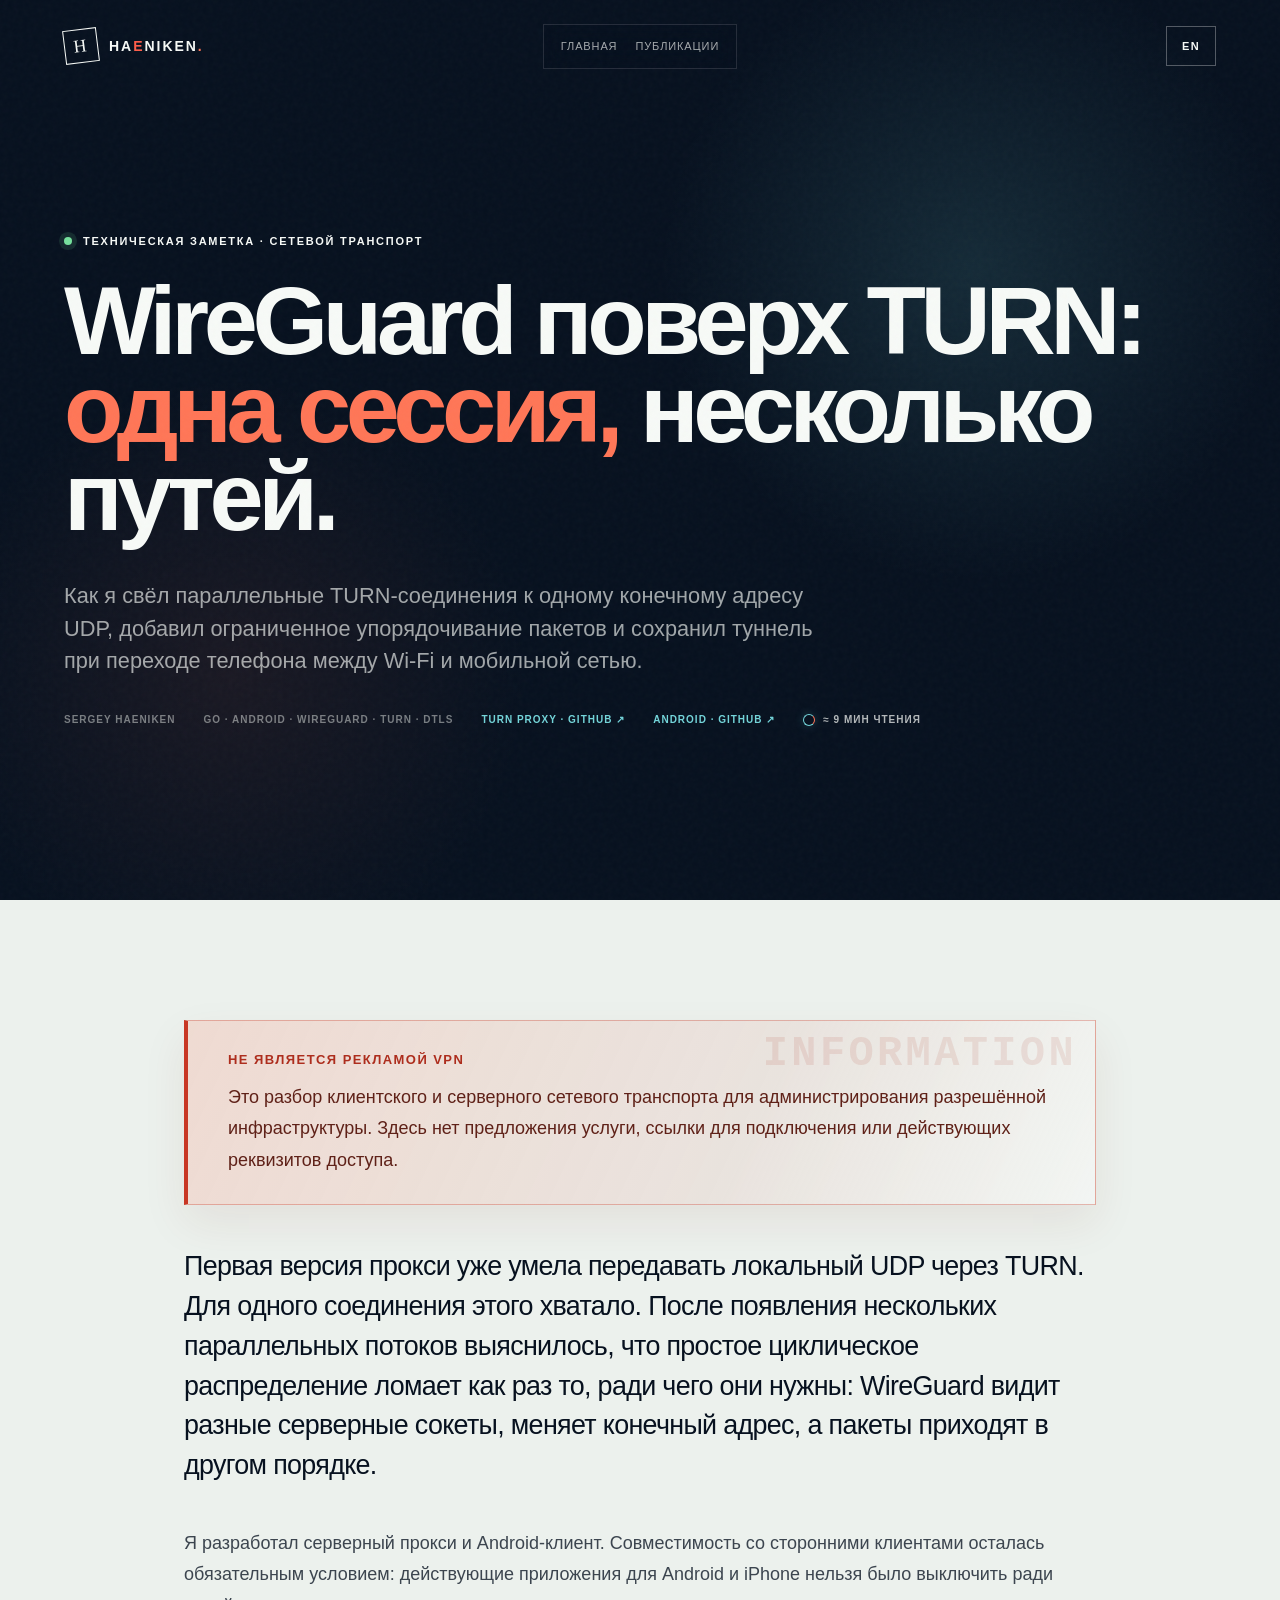
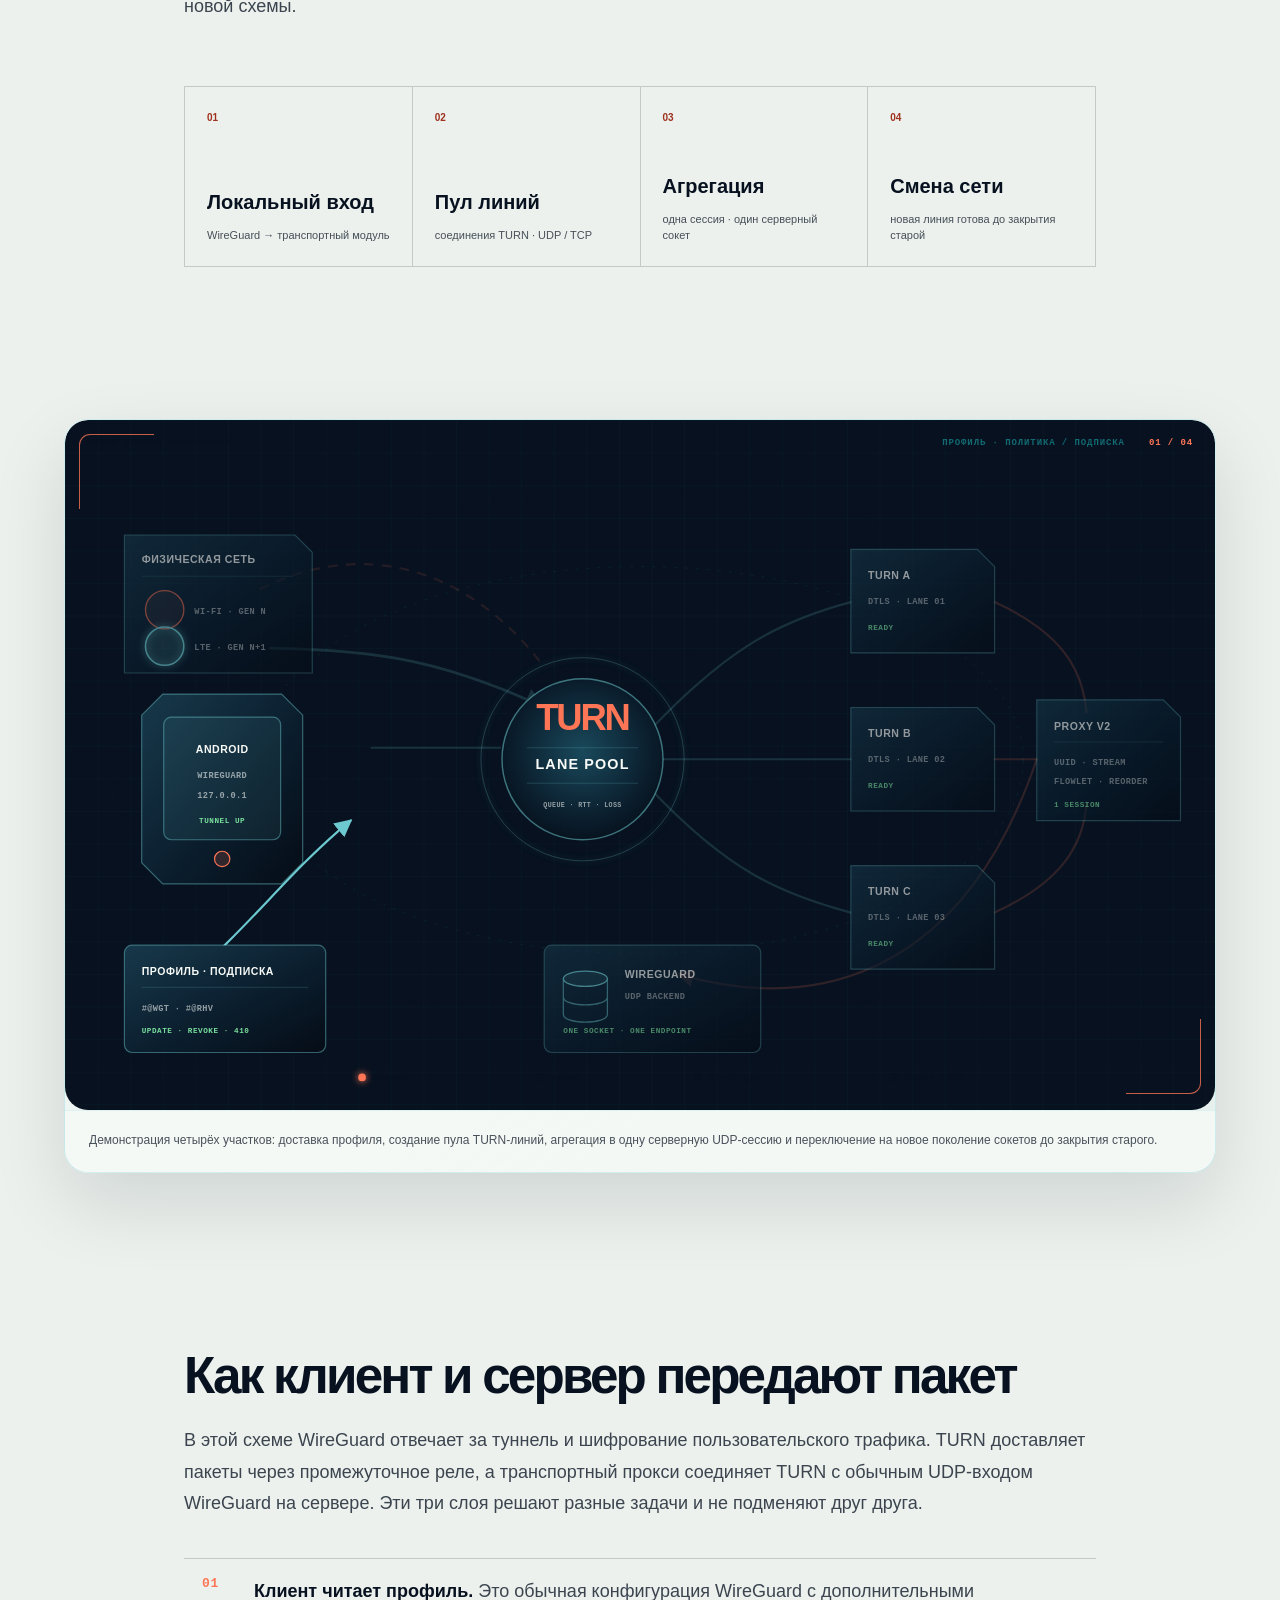
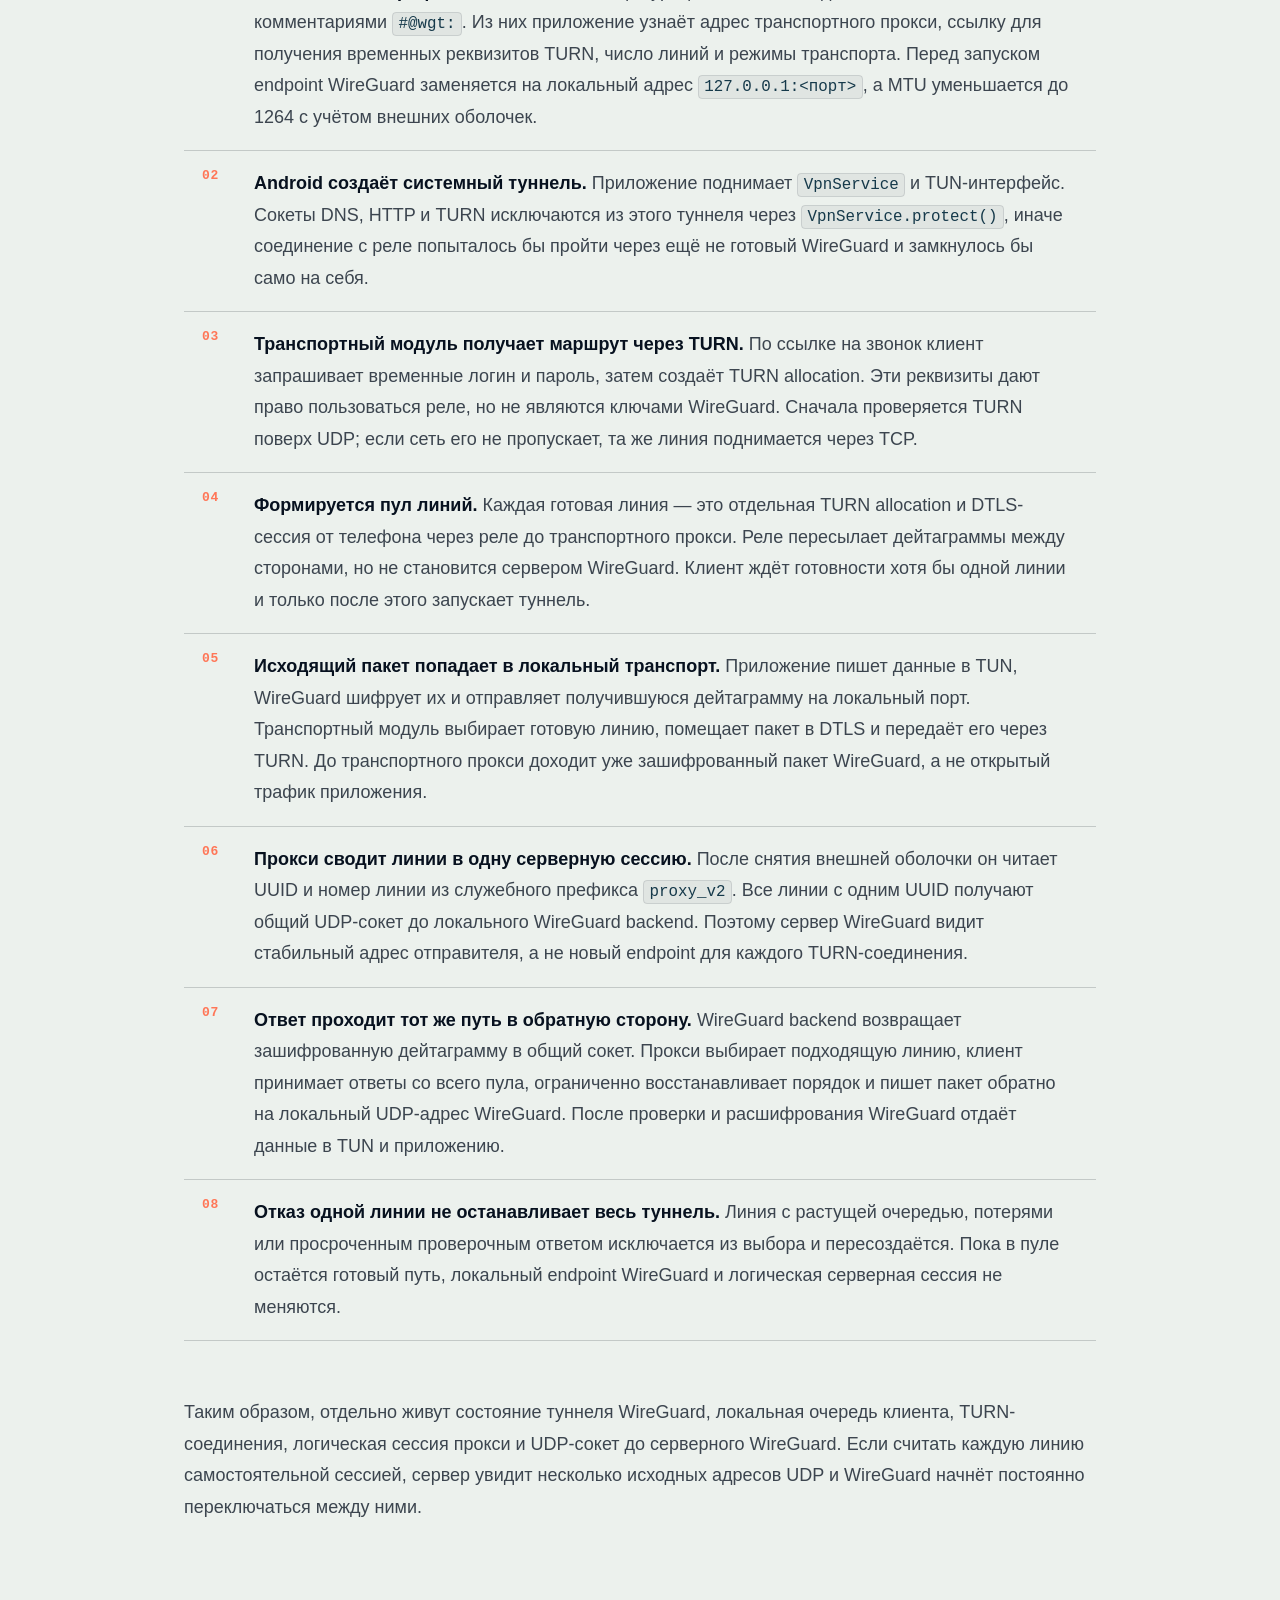
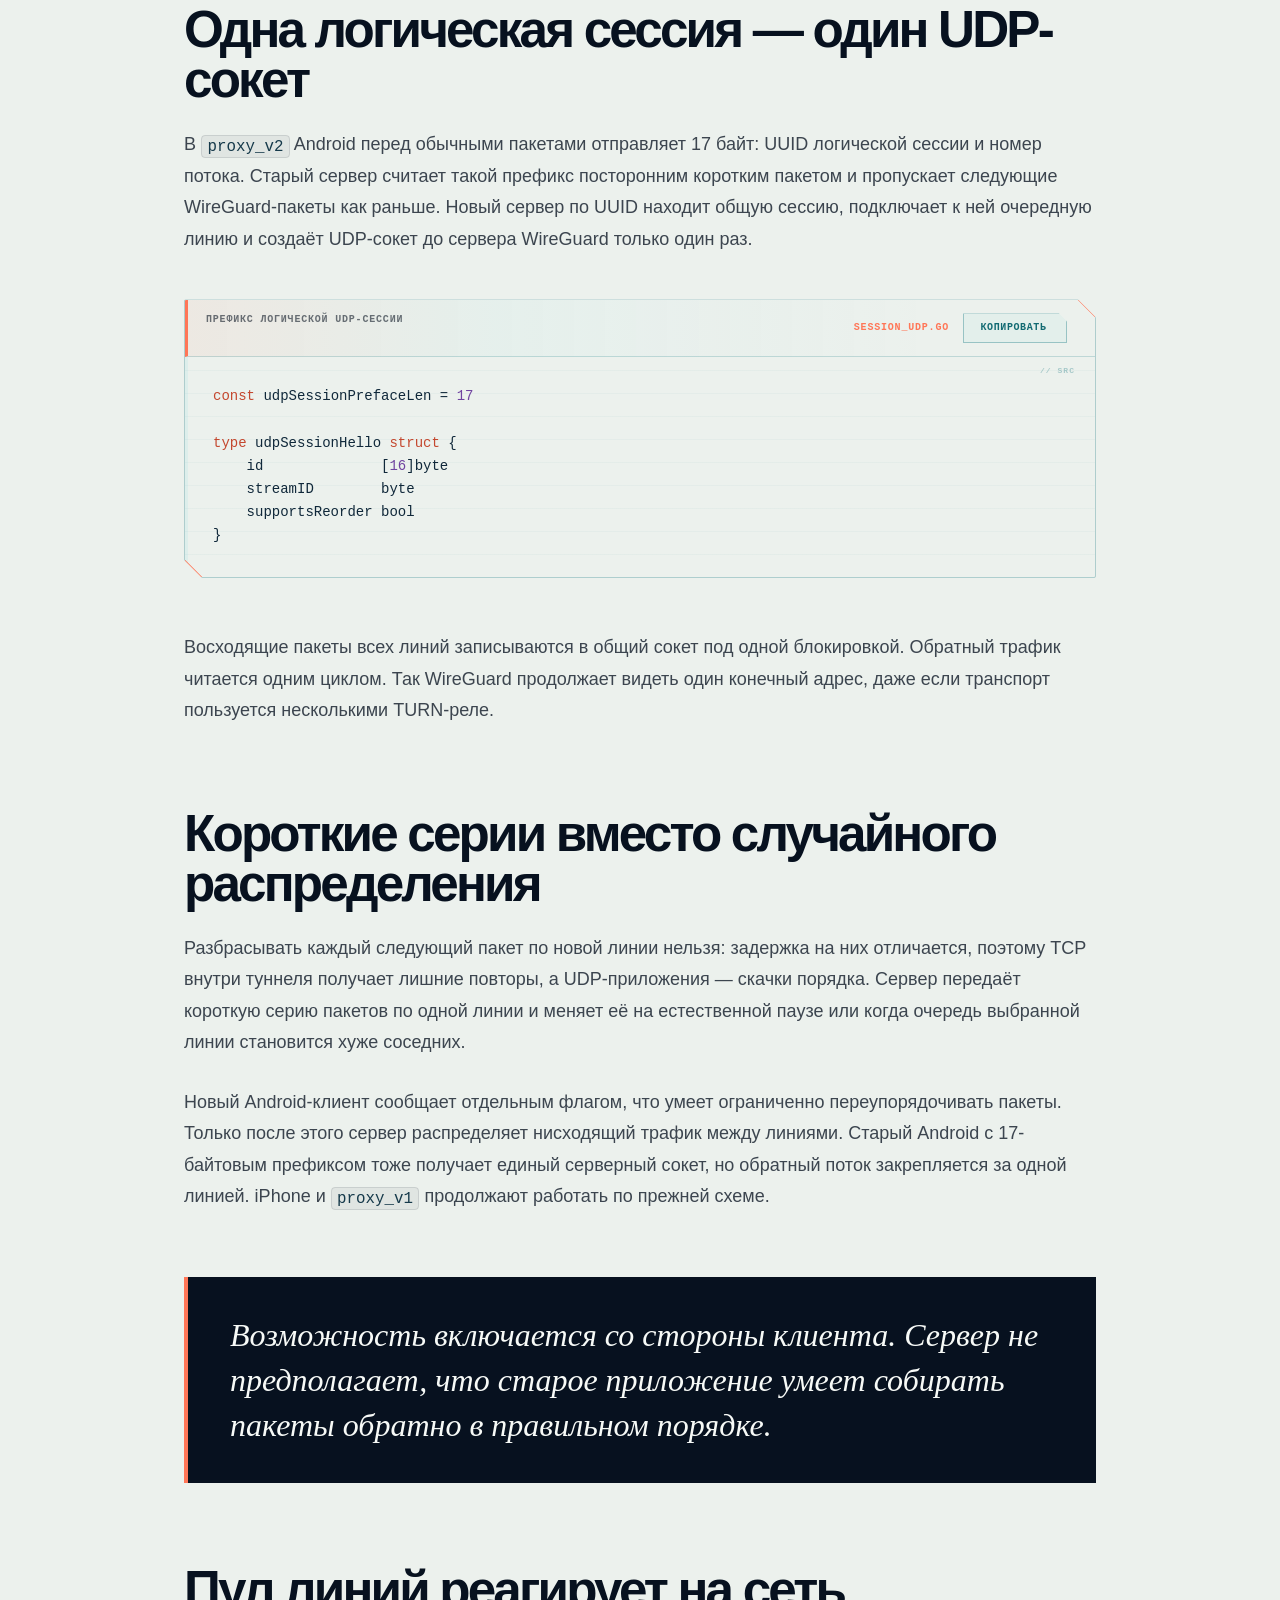
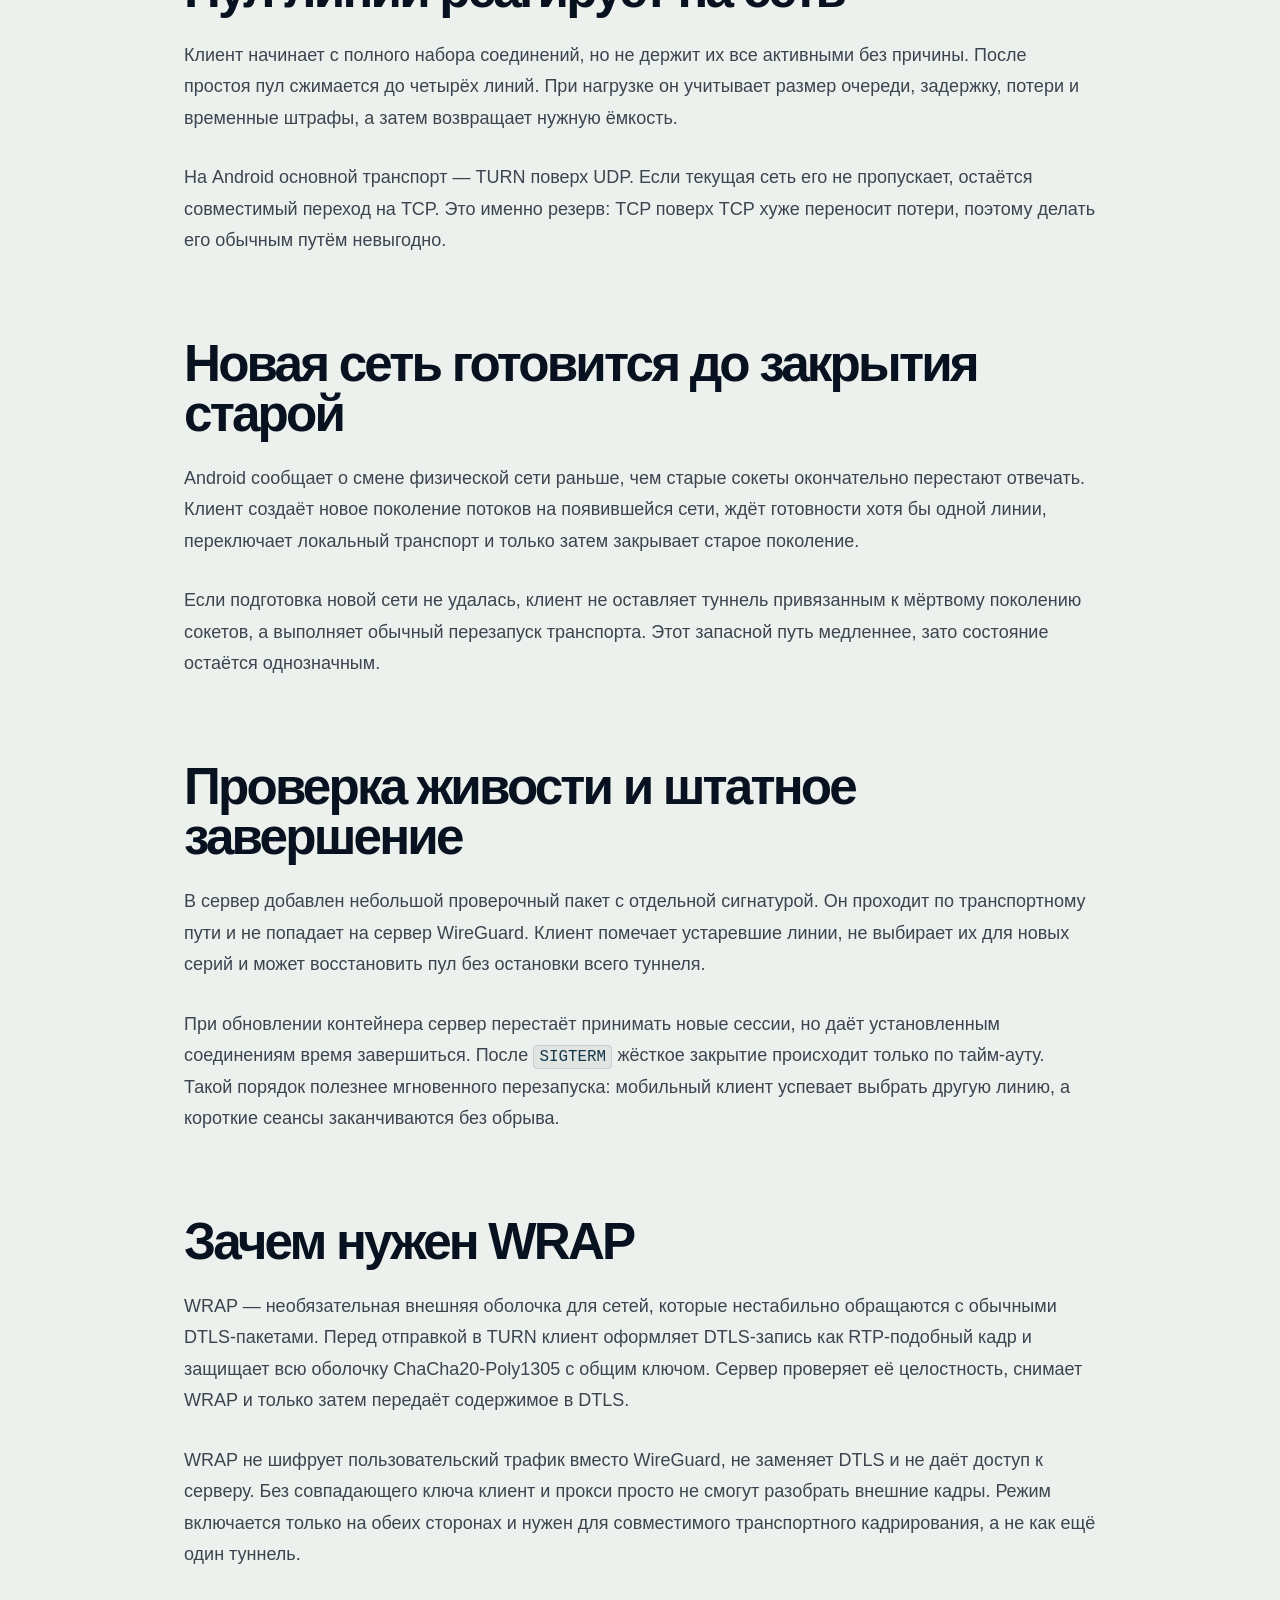
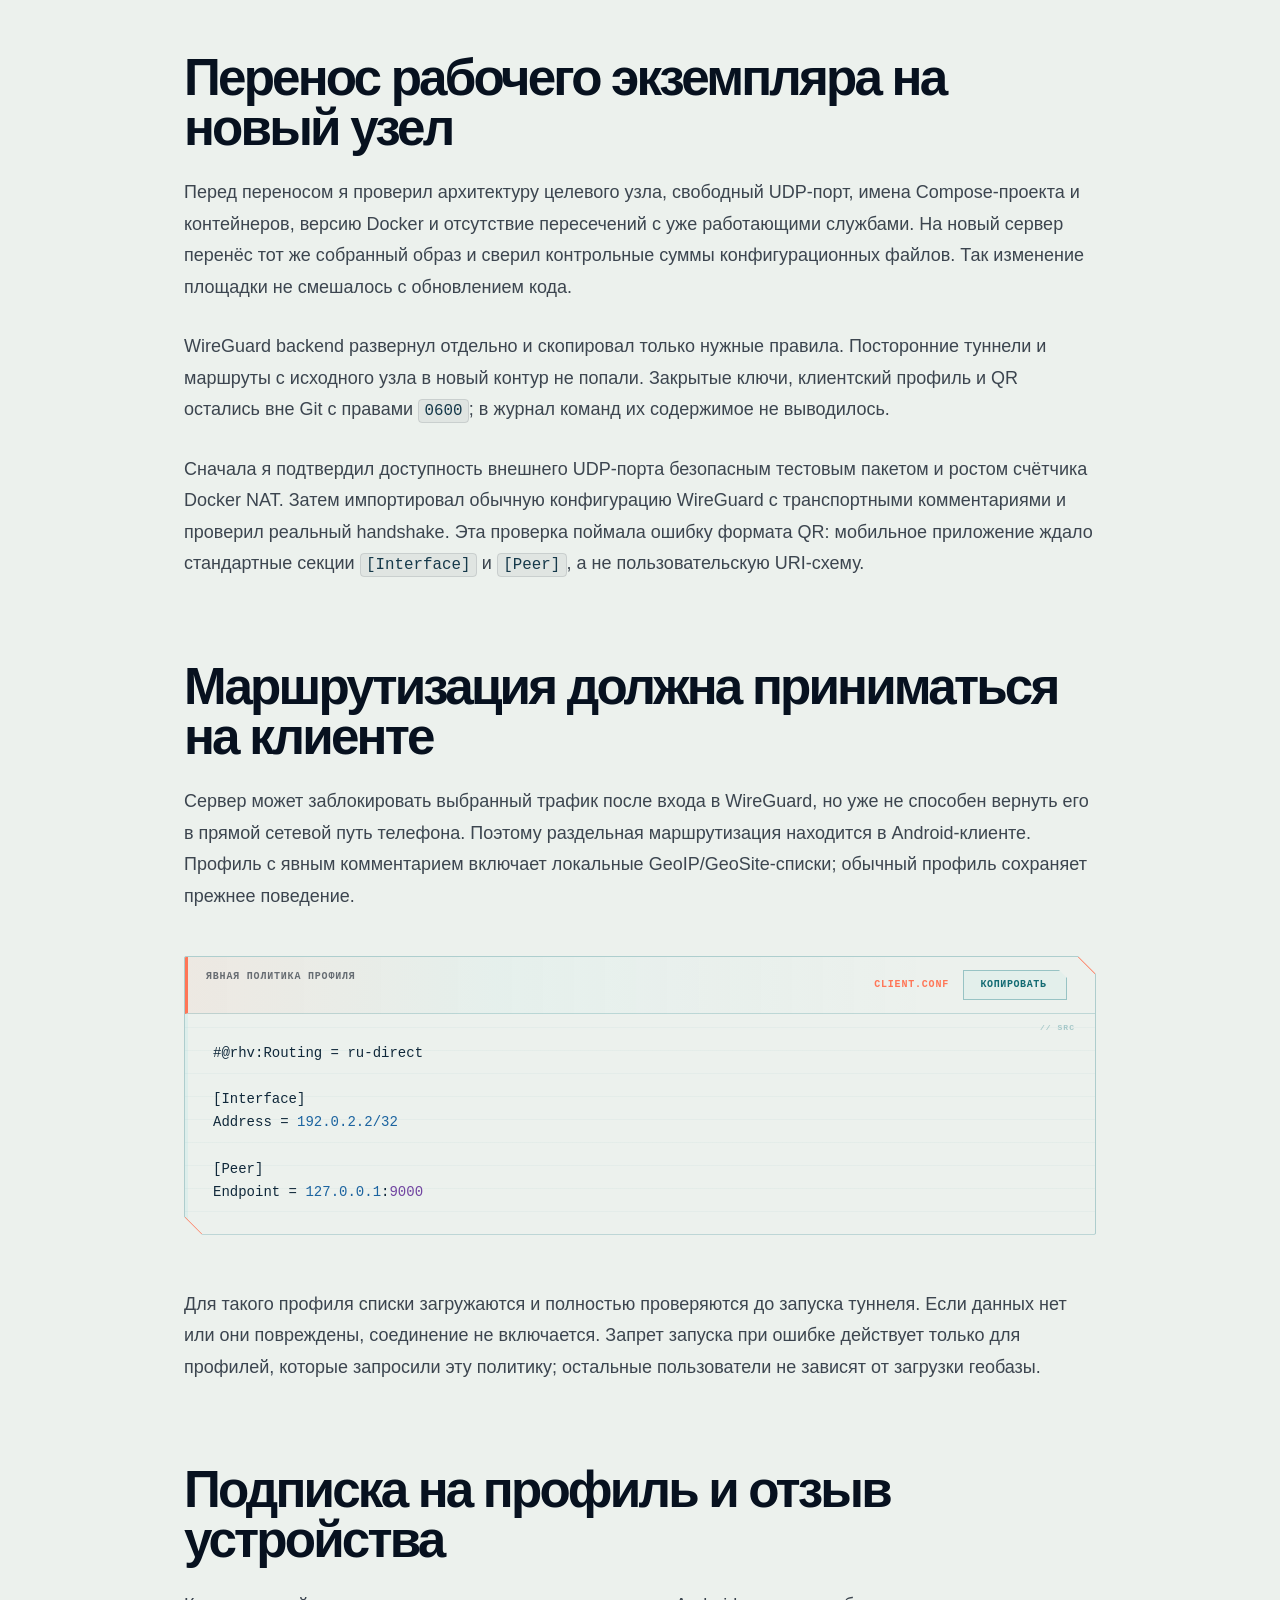
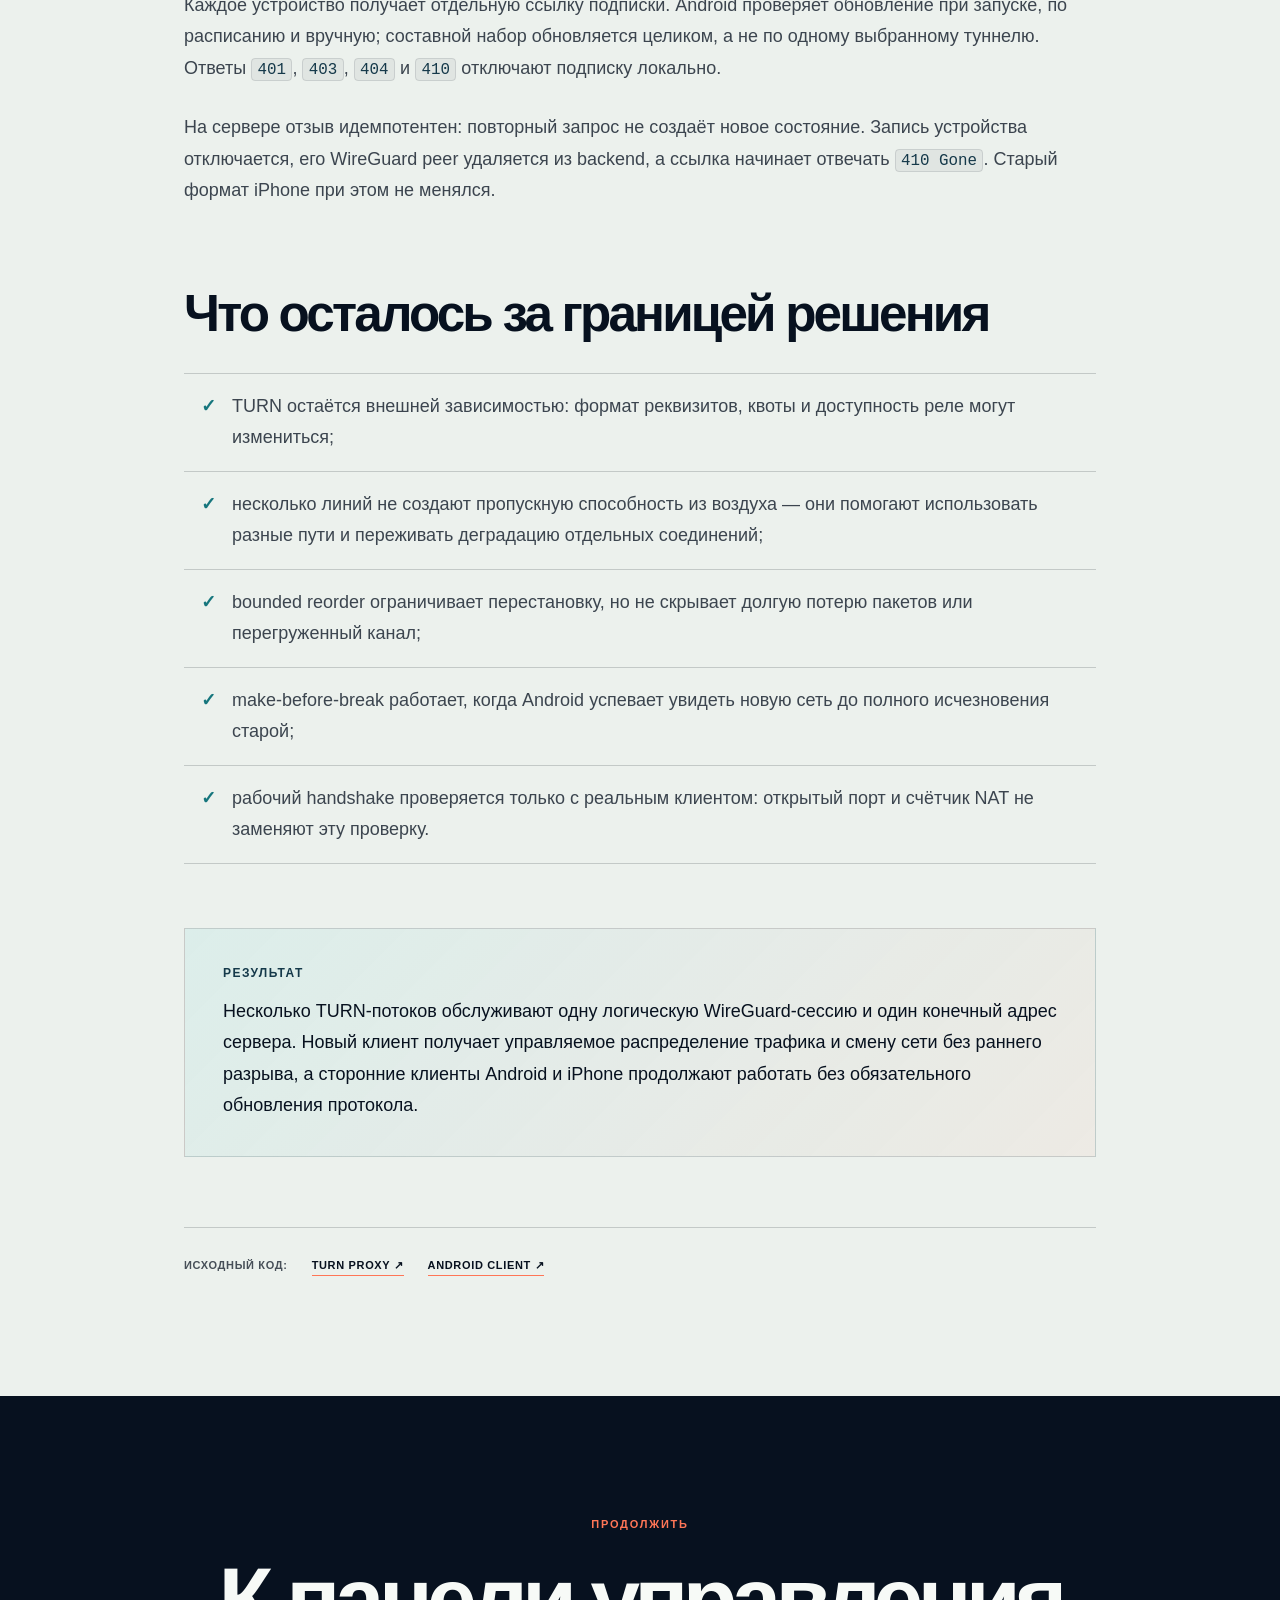
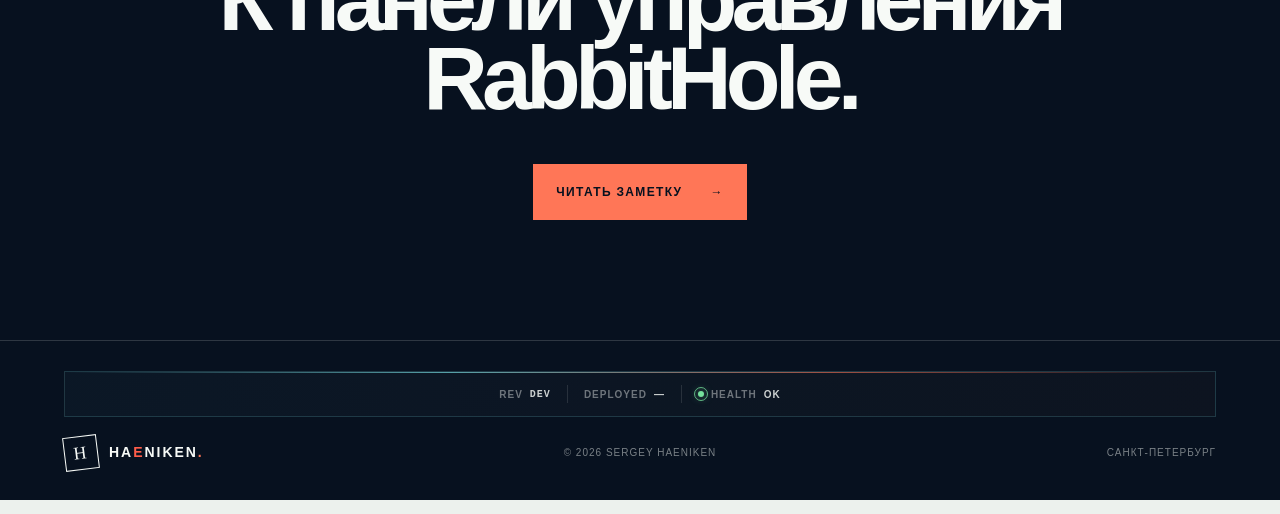
<file: articles/turn-transport/index.html>
<!DOCTYPE html>
<html lang="ru" data-language="ru" prefix="og: https://ogp.me/ns# article: https://ogp.me/ns/article#">
<head>
  <meta charset="UTF-8">
  <meta name="viewport" content="width=device-width, initial-scale=1">
  <meta name="theme-color" content="#07111f">
  <meta name="robots" content="index, follow, max-image-preview:large">
  <meta name="description" content="Как устроен многопоточный транспорт WireGuard поверх TURN: единая UDP-сессия, упорядочивание пакетов, смена сети без разрыва и совместимое обновление сервера.">
  <meta name="author" content="Sergey Haeniken">
  <link rel="canonical" href="https://haeniken.com/articles/turn-transport/">
  <link rel="alternate" hreflang="ru" href="https://haeniken.com/articles/turn-transport/">
  <link rel="alternate" hreflang="en" href="https://haeniken.com/en/articles/turn-transport/">
  <link rel="alternate" hreflang="x-default" href="https://haeniken.com/articles/turn-transport/">
  <meta property="og:title" content="WireGuard поверх TURN: многопоточный транспорт RabbitHole">
  <meta property="og:description" content="Один WireGuard endpoint для нескольких TURN-потоков, ограниченное переупорядочивание, адаптивный пул и смена физической сети без обрыва туннеля.">
  <meta property="og:type" content="article">
  <meta property="og:url" content="https://haeniken.com/articles/turn-transport/">
  <meta property="og:site_name" content="Sergey Haeniken">
  <meta property="og:locale" content="ru_RU">
  <meta property="og:locale:alternate" content="en_US">
  <meta property="og:image" content="https://haeniken.com/assets/social/turn-transport-preview.jpg">
  <meta property="og:image:secure_url" content="https://haeniken.com/assets/social/turn-transport-preview.jpg">
  <meta property="og:image:type" content="image/jpeg">
  <meta property="og:image:width" content="1200">
  <meta property="og:image:height" content="630">
  <meta property="og:image:alt" content="Схема многопоточного транспорта WireGuard поверх TURN">
  <meta property="article:published_time" content="2026-08-25T13:00:00+03:00">
  <meta property="article:modified_time" content="2026-08-25T13:22:51+03:00">
  <meta property="article:author" content="https://haeniken.com/">
  <meta property="article:section" content="Сетевой транспорт и надёжность">
  <meta name="twitter:card" content="summary_large_image">
  <meta name="twitter:title" content="WireGuard поверх TURN: многопоточный транспорт RabbitHole">
  <meta name="twitter:description" content="Разбор серверной агрегации потоков, управления очередями, смены сети и совместимого развёртывания транспорта.">
  <meta name="twitter:image" content="https://haeniken.com/assets/social/turn-transport-preview.jpg">
  <meta name="twitter:image:alt" content="Схема многопоточного транспорта WireGuard поверх TURN">
  <title>WireGuard поверх TURN: транспорт RabbitHole — Sergey Haeniken</title>
  <link rel="icon" href="/assets/favicon.svg" type="image/svg+xml">
  <link rel="stylesheet" href="/articles.min.css?v=20260825a">
  <noscript><link rel="stylesheet" href="/rocket.min.css?v=20260728d"></noscript>
  <script type="application/ld+json">
  {
    "@context": "https://schema.org",
    "@type": "TechArticle",
    "headline": "WireGuard поверх TURN: многопоточный транспорт RabbitHole",
    "description": "Технический разбор многопоточного транспорта WireGuard поверх TURN: агрегация UDP-сессий, упорядочивание пакетов, адаптивный пул и смена сети без разрыва.",
    "inLanguage": "ru",
    "datePublished": "2026-08-25T13:00:00+03:00",
    "dateModified": "2026-08-25T13:22:51+03:00",
    "mainEntityOfPage": "https://haeniken.com/articles/turn-transport/",
    "image": "https://haeniken.com/assets/social/turn-transport-preview.jpg",
    "articleSection": "Сетевой транспорт и надёжность",
    "keywords": ["WireGuard", "TURN", "DTLS", "UDP", "Android", "многопоточность", "упорядочивание пакетов", "make-before-break"],
    "author": {
      "@type": "Person",
      "name": "Sergey Haeniken",
      "url": "https://haeniken.com/",
      "sameAs": [
        "https://github.com/Haeniken",
        "https://orcid.org/0009-0005-5804-5011"
      ]
    },
    "about": [
      {
        "@type": "SoftwareSourceCode",
        "name": "Rabbit Hole TURN Proxy",
        "codeRepository": "https://github.com/Haeniken/rabbithole-turn-proxy",
        "programmingLanguage": "Go"
      },
      {
        "@type": "SoftwareApplication",
        "name": "Rabbit Hole Android",
        "url": "https://github.com/Haeniken/rabbithole-turn-android",
        "operatingSystem": "Android",
        "applicationCategory": "UtilitiesApplication"
      }
    ]
  }
  </script>
</head>
<body class="article-page turn-article-page">
  <a class="skip-link" href="#article">К статье</a>
  <div class="noise" aria-hidden="true"></div>

  <header class="site-header article-site-header">
    <a class="brand lang lang-ru" href="/"><span class="brand-mark">H</span><span>HA<span class="brand-e">E</span>NIKEN<span class="brand-dot">.</span></span></a>
    <a class="brand lang lang-en" href="/en/"><span class="brand-mark">H</span><span>HA<span class="brand-e">E</span>NIKEN<span class="brand-dot">.</span></span></a>
    <nav class="nav article-nav" id="article-navigation" aria-label="Навигация статьи">
      <a class="lang lang-ru" href="/">Главная</a><a class="lang lang-en" href="/en/">Home</a>
      <a class="lang lang-ru" href="/articles/">Публикации</a><a class="lang lang-en" href="/en/articles/">Publications</a>
    </nav>
    <button class="mobile-menu-toggle" type="button" aria-expanded="false" aria-controls="article-navigation">
      <span class="menu-toggle-label"><span class="lang lang-ru">Меню</span><span class="lang lang-en">Menu</span></span>
      <span class="menu-toggle-icon" aria-hidden="true"><i></i><i></i></span>
    </button>
    <div class="header-actions">
      <a class="language-toggle lang lang-ru" href="/en/articles/turn-transport/" hreflang="en" lang="en" aria-label="English version">EN</a>
      <a class="language-toggle lang lang-en" href="/articles/turn-transport/" hreflang="ru" lang="ru" aria-label="Русская версия">RU</a>
    </div>
  </header>

  <main id="article">
    <header class="article-hero turn-article-hero">
      <div class="article-hero-inner">
        <p class="eyebrow reveal"><span class="status-light"></span><span class="lang lang-ru">Техническая заметка · сетевой транспорт</span><span class="lang lang-en">Technical note · network transport</span></p>
        <h1 class="reveal">
          <span class="lang lang-ru">WireGuard поверх TURN:<br><em>одна сессия,</em> несколько путей.</span>
          <span class="lang lang-en">WireGuard over TURN:<br><em>one session,</em> several paths.</span>
        </h1>
        <p class="article-deck reveal">
          <span class="lang lang-ru">Как я свёл параллельные TURN-соединения к одному конечному адресу UDP, добавил ограниченное упорядочивание пакетов и сохранил туннель при переходе телефона между Wi-Fi и мобильной сетью.</span>
          <span class="lang lang-en">How I aggregated parallel TURN connections into one UDP endpoint, added bounded packet reordering and kept the tunnel alive while a phone moved between Wi-Fi and mobile data.</span>
        </p>
        <div class="article-meta reveal">
          <span>Sergey Haeniken</span>
          <span>Go · Android · WireGuard · TURN · DTLS</span>
          <a href="https://github.com/Haeniken/rabbithole-turn-proxy" target="_blank" rel="noreferrer">TURN Proxy · GitHub ↗</a>
          <a href="https://github.com/Haeniken/rabbithole-turn-android" target="_blank" rel="noreferrer">Android · GitHub ↗</a>
        </div>
      </div>
    </header>

    <article class="technical-article turn-technical-article">
      <div class="article-language turn-article-intro lang lang-ru">
        <aside class="rabbit-scope-notice" aria-label="Важная информация">
          <strong>Не является рекламой VPN</strong>
          <p>Это разбор клиентского и серверного сетевого транспорта для администрирования разрешённой инфраструктуры. Здесь нет предложения услуги, ссылки для подключения или действующих реквизитов доступа.</p>
        </aside>

        <p class="article-lead">Первая версия прокси уже умела передавать локальный UDP через TURN. Для одного соединения этого хватало. После появления нескольких параллельных потоков выяснилось, что простое циклическое распределение ломает как раз то, ради чего они нужны: WireGuard видит разные серверные сокеты, меняет конечный адрес, а пакеты приходят в другом порядке.</p>

        <p>Я разработал серверный прокси и Android-клиент. Совместимость со сторонними клиентами осталась обязательным условием: действующие приложения для Android и iPhone нельзя было выключить ради новой схемы.</p>

        <ul class="article-flow turn-flow-summary">
          <li><span>01</span><strong>Локальный вход</strong><small>WireGuard → транспортный модуль</small></li>
          <li><span>02</span><strong>Пул линий</strong><small>соединения TURN · UDP / TCP</small></li>
          <li><span>03</span><strong>Агрегация</strong><small>одна сессия · один серверный сокет</small></li>
          <li><span>04</span><strong>Смена сети</strong><small>новая линия готова до закрытия старой</small></li>
        </ul>
      </div>

      <div class="article-language turn-article-body lang lang-ru">
        <h2>Как клиент и сервер передают пакет</h2>

        <p>В этой схеме WireGuard отвечает за туннель и шифрование пользовательского трафика. TURN доставляет пакеты через промежуточное реле, а транспортный прокси соединяет TURN с обычным UDP-входом WireGuard на сервере. Эти три слоя решают разные задачи и не подменяют друг друга.</p>

        <ol class="article-steps">
          <li><strong>Клиент читает профиль.</strong> Это обычная конфигурация WireGuard с дополнительными комментариями <code>#@wgt:</code>. Из них приложение узнаёт адрес транспортного прокси, ссылку для получения временных реквизитов TURN, число линий и режимы транспорта. Перед запуском endpoint WireGuard заменяется на локальный адрес <code>127.0.0.1:&lt;порт&gt;</code>, а MTU уменьшается до 1264 с учётом внешних оболочек.</li>
          <li><strong>Android создаёт системный туннель.</strong> Приложение поднимает <code>VpnService</code> и TUN-интерфейс. Сокеты DNS, HTTP и TURN исключаются из этого туннеля через <code>VpnService.protect()</code>, иначе соединение с реле попыталось бы пройти через ещё не готовый WireGuard и замкнулось бы само на себя.</li>
          <li><strong>Транспортный модуль получает маршрут через TURN.</strong> По ссылке на звонок клиент запрашивает временные логин и пароль, затем создаёт TURN allocation. Эти реквизиты дают право пользоваться реле, но не являются ключами WireGuard. Сначала проверяется TURN поверх UDP; если сеть его не пропускает, та же линия поднимается через TCP.</li>
          <li><strong>Формируется пул линий.</strong> Каждая готовая линия — это отдельная TURN allocation и DTLS-сессия от телефона через реле до транспортного прокси. Реле пересылает дейтаграммы между сторонами, но не становится сервером WireGuard. Клиент ждёт готовности хотя бы одной линии и только после этого запускает туннель.</li>
          <li><strong>Исходящий пакет попадает в локальный транспорт.</strong> Приложение пишет данные в TUN, WireGuard шифрует их и отправляет получившуюся дейтаграмму на локальный порт. Транспортный модуль выбирает готовую линию, помещает пакет в DTLS и передаёт его через TURN. До транспортного прокси доходит уже зашифрованный пакет WireGuard, а не открытый трафик приложения.</li>
          <li><strong>Прокси сводит линии в одну серверную сессию.</strong> После снятия внешней оболочки он читает UUID и номер линии из служебного префикса <code>proxy_v2</code>. Все линии с одним UUID получают общий UDP-сокет до локального WireGuard backend. Поэтому сервер WireGuard видит стабильный адрес отправителя, а не новый endpoint для каждого TURN-соединения.</li>
          <li><strong>Ответ проходит тот же путь в обратную сторону.</strong> WireGuard backend возвращает зашифрованную дейтаграмму в общий сокет. Прокси выбирает подходящую линию, клиент принимает ответы со всего пула, ограниченно восстанавливает порядок и пишет пакет обратно на локальный UDP-адрес WireGuard. После проверки и расшифрования WireGuard отдаёт данные в TUN и приложению.</li>
          <li><strong>Отказ одной линии не останавливает весь туннель.</strong> Линия с растущей очередью, потерями или просроченным проверочным ответом исключается из выбора и пересоздаётся. Пока в пуле остаётся готовый путь, локальный endpoint WireGuard и логическая серверная сессия не меняются.</li>
        </ol>

        <p>Таким образом, отдельно живут состояние туннеля WireGuard, локальная очередь клиента, TURN-соединения, логическая сессия прокси и UDP-сокет до серверного WireGuard. Если считать каждую линию самостоятельной сессией, сервер увидит несколько исходных адресов UDP и WireGuard начнёт постоянно переключаться между ними.</p>

        <h2>Одна логическая сессия — один UDP-сокет</h2>

        <p>В <code>proxy_v2</code> Android перед обычными пакетами отправляет 17 байт: UUID логической сессии и номер потока. Старый сервер считает такой префикс посторонним коротким пакетом и пропускает следующие WireGuard-пакеты как раньше. Новый сервер по UUID находит общую сессию, подключает к ней очередную линию и создаёт UDP-сокет до сервера WireGuard только один раз.</p>

        <div class="article-code">
          <div class="article-code-head"><span>Префикс логической UDP-сессии</span><div class="article-code-actions"><b>session_udp.go</b><button type="button" class="article-copy" data-copy-code><span class="article-copy-default">Копировать</span><span class="article-copy-success">Скопировано</span></button></div></div>
          <pre><code data-syntax="go">const udpSessionPrefaceLen = 17

type udpSessionHello struct {
    id              [16]byte
    streamID        byte
    supportsReorder bool
}</code></pre>
        </div>

        <p>Восходящие пакеты всех линий записываются в общий сокет под одной блокировкой. Обратный трафик читается одним циклом. Так WireGuard продолжает видеть один конечный адрес, даже если транспорт пользуется несколькими TURN-реле.</p>

        <h2>Короткие серии вместо случайного распределения</h2>

        <p>Разбрасывать каждый следующий пакет по новой линии нельзя: задержка на них отличается, поэтому TCP внутри туннеля получает лишние повторы, а UDP-приложения — скачки порядка. Сервер передаёт короткую серию пакетов по одной линии и меняет её на естественной паузе или когда очередь выбранной линии становится хуже соседних.</p>

        <p>Новый Android-клиент сообщает отдельным флагом, что умеет ограниченно переупорядочивать пакеты. Только после этого сервер распределяет нисходящий трафик между линиями. Старый Android с 17-байтовым префиксом тоже получает единый серверный сокет, но обратный поток закрепляется за одной линией. iPhone и <code>proxy_v1</code> продолжают работать по прежней схеме.</p>

        <blockquote>Возможность включается со стороны клиента. Сервер не предполагает, что старое приложение умеет собирать пакеты обратно в правильном порядке.</blockquote>

        <h2>Пул линий реагирует на сеть</h2>

        <p>Клиент начинает с полного набора соединений, но не держит их все активными без причины. После простоя пул сжимается до четырёх линий. При нагрузке он учитывает размер очереди, задержку, потери и временные штрафы, а затем возвращает нужную ёмкость.</p>

        <p>На Android основной транспорт — TURN поверх UDP. Если текущая сеть его не пропускает, остаётся совместимый переход на TCP. Это именно резерв: TCP поверх TCP хуже переносит потери, поэтому делать его обычным путём невыгодно.</p>

        <h2>Новая сеть готовится до закрытия старой</h2>

        <p>Android сообщает о смене физической сети раньше, чем старые сокеты окончательно перестают отвечать. Клиент создаёт новое поколение потоков на появившейся сети, ждёт готовности хотя бы одной линии, переключает локальный транспорт и только затем закрывает старое поколение.</p>

        <p>Если подготовка новой сети не удалась, клиент не оставляет туннель привязанным к мёртвому поколению сокетов, а выполняет обычный перезапуск транспорта. Этот запасной путь медленнее, зато состояние остаётся однозначным.</p>

        <h2>Проверка живости и штатное завершение</h2>

        <p>В сервер добавлен небольшой проверочный пакет с отдельной сигнатурой. Он проходит по транспортному пути и не попадает на сервер WireGuard. Клиент помечает устаревшие линии, не выбирает их для новых серий и может восстановить пул без остановки всего туннеля.</p>

        <p>При обновлении контейнера сервер перестаёт принимать новые сессии, но даёт установленным соединениям время завершиться. После <code>SIGTERM</code> жёсткое закрытие происходит только по тайм-ауту. Такой порядок полезнее мгновенного перезапуска: мобильный клиент успевает выбрать другую линию, а короткие сеансы заканчиваются без обрыва.</p>

        <h2>Зачем нужен WRAP</h2>

        <p>WRAP — необязательная внешняя оболочка для сетей, которые нестабильно обращаются с обычными DTLS-пакетами. Перед отправкой в TURN клиент оформляет DTLS-запись как RTP-подобный кадр и защищает всю оболочку ChaCha20-Poly1305 с общим ключом. Сервер проверяет её целостность, снимает WRAP и только затем передаёт содержимое в DTLS.</p>

        <p>WRAP не шифрует пользовательский трафик вместо WireGuard, не заменяет DTLS и не даёт доступ к серверу. Без совпадающего ключа клиент и прокси просто не смогут разобрать внешние кадры. Режим включается только на обеих сторонах и нужен для совместимого транспортного кадрирования, а не как ещё один туннель.</p>

        <h2>Перенос рабочего экземпляра на новый узел</h2>

        <p>Перед переносом я проверил архитектуру целевого узла, свободный UDP-порт, имена Compose-проекта и контейнеров, версию Docker и отсутствие пересечений с уже работающими службами. На новый сервер перенёс тот же собранный образ и сверил контрольные суммы конфигурационных файлов. Так изменение площадки не смешалось с обновлением кода.</p>

        <p>WireGuard backend развернул отдельно и скопировал только нужные правила. Посторонние туннели и маршруты с исходного узла в новый контур не попали. Закрытые ключи, клиентский профиль и QR остались вне Git с правами <code>0600</code>; в журнал команд их содержимое не выводилось.</p>

        <p>Сначала я подтвердил доступность внешнего UDP-порта безопасным тестовым пакетом и ростом счётчика Docker NAT. Затем импортировал обычную конфигурацию WireGuard с транспортными комментариями и проверил реальный handshake. Эта проверка поймала ошибку формата QR: мобильное приложение ждало стандартные секции <code>[Interface]</code> и <code>[Peer]</code>, а не пользовательскую URI-схему.</p>

        <h2>Маршрутизация должна приниматься на клиенте</h2>

        <p>Сервер может заблокировать выбранный трафик после входа в WireGuard, но уже не способен вернуть его в прямой сетевой путь телефона. Поэтому раздельная маршрутизация находится в Android-клиенте. Профиль с явным комментарием включает локальные GeoIP/GeoSite-списки; обычный профиль сохраняет прежнее поведение.</p>

        <div class="article-code">
          <div class="article-code-head"><span>Явная политика профиля</span><div class="article-code-actions"><b>client.conf</b><button type="button" class="article-copy" data-copy-code><span class="article-copy-default">Копировать</span><span class="article-copy-success">Скопировано</span></button></div></div>
          <pre><code data-syntax="ini">#@rhv:Routing = ru-direct

[Interface]
Address = 192.0.2.2/32

[Peer]
Endpoint = 127.0.0.1:9000</code></pre>
        </div>

        <p>Для такого профиля списки загружаются и полностью проверяются до запуска туннеля. Если данных нет или они повреждены, соединение не включается. Запрет запуска при ошибке действует только для профилей, которые запросили эту политику; остальные пользователи не зависят от загрузки геобазы.</p>

        <h2>Подписка на профиль и отзыв устройства</h2>

        <p>Каждое устройство получает отдельную ссылку подписки. Android проверяет обновление при запуске, по расписанию и вручную; составной набор обновляется целиком, а не по одному выбранному туннелю. Ответы <code>401</code>, <code>403</code>, <code>404</code> и <code>410</code> отключают подписку локально.</p>

        <p>На сервере отзыв идемпотентен: повторный запрос не создаёт новое состояние. Запись устройства отключается, его WireGuard peer удаляется из backend, а ссылка начинает отвечать <code>410 Gone</code>. Старый формат iPhone при этом не менялся.</p>

        <h2>Что осталось за границей решения</h2>

        <ul class="article-checklist">
          <li>TURN остаётся внешней зависимостью: формат реквизитов, квоты и доступность реле могут измениться;</li>
          <li>несколько линий не создают пропускную способность из воздуха — они помогают использовать разные пути и переживать деградацию отдельных соединений;</li>
          <li>bounded reorder ограничивает перестановку, но не скрывает долгую потерю пакетов или перегруженный канал;</li>
          <li>make-before-break работает, когда Android успевает увидеть новую сеть до полного исчезновения старой;</li>
          <li>рабочий handshake проверяется только с реальным клиентом: открытый порт и счётчик NAT не заменяют эту проверку.</li>
        </ul>

        <div class="article-note">
          <strong>Результат</strong>
          <p>Несколько TURN-потоков обслуживают одну логическую WireGuard-сессию и один конечный адрес сервера. Новый клиент получает управляемое распределение трафика и смену сети без раннего разрыва, а сторонние клиенты Android и iPhone продолжают работать без обязательного обновления протокола.</p>
        </div>

        <div class="article-sources">
          <span>Исходный код:</span>
          <a href="https://github.com/Haeniken/rabbithole-turn-proxy" target="_blank" rel="noreferrer">TURN Proxy ↗</a>
          <a href="https://github.com/Haeniken/rabbithole-turn-android" target="_blank" rel="noreferrer">Android client ↗</a>
        </div>
      </div>

      <div class="article-language turn-article-intro lang lang-en">
        <aside class="rabbit-scope-notice" aria-label="Important information">
          <strong>Not a VPN advertisement</strong>
          <p>This is a technical review of client and server transport for authorised infrastructure administration. It contains no service offer, connection link or active access details.</p>
        </aside>

        <p class="article-lead">The first proxy version could already carry local UDP traffic over TURN. That was enough for one connection. Once several parallel streams were added, plain round-robin broke the property they were meant to improve: WireGuard saw several server sockets, roamed between endpoints and received packets out of order.</p>

        <p>I developed the server proxy and Android client. Compatibility with third-party clients remained a hard requirement: existing Android and iPhone applications could not be retired for the new transport.</p>

        <ul class="article-flow turn-flow-summary">
          <li><span>01</span><strong>Local input</strong><small>WireGuard → transport module</small></li>
          <li><span>02</span><strong>Lane pool</strong><small>TURN allocations · UDP / TCP</small></li>
          <li><span>03</span><strong>Aggregation</strong><small>one session · one backend socket</small></li>
          <li><span>04</span><strong>Handover</strong><small>new lane before the old one closes</small></li>
        </ul>
      </div>

      <div class="article-language turn-article-body lang lang-en">
        <h2>How the client and server carry a packet</h2>

        <p>WireGuard owns the tunnel and encrypts user traffic. TURN carries packets through an intermediate relay, while the transport proxy connects TURN to an ordinary UDP WireGuard endpoint on the server. These three layers solve different problems and do not replace one another.</p>

        <ol class="article-steps">
          <li><strong>The client reads the profile.</strong> It is a standard WireGuard configuration with additional <code>#@wgt:</code> comments. They provide the transport-proxy address, the link used to obtain temporary TURN credentials, the lane count and transport modes. Before startup, the WireGuard endpoint is changed to <code>127.0.0.1:&lt;port&gt;</code> and the MTU is reduced to 1264 to account for the outer framing.</li>
          <li><strong>Android creates the system tunnel.</strong> The application starts a <code>VpnService</code> and TUN interface. DNS, HTTP and TURN sockets are excluded from that tunnel with <code>VpnService.protect()</code>; otherwise the connection to the relay would be routed into WireGuard before WireGuard itself had a working transport.</li>
          <li><strong>The transport module obtains a TURN path.</strong> The client uses the call link to request a temporary username and password, then creates a TURN allocation. Those credentials authorise relay use; they are not WireGuard keys. TURN over UDP is attempted first, with a bounded fallback to TCP when the current network blocks UDP.</li>
          <li><strong>The client builds a lane pool.</strong> Every ready lane consists of a TURN allocation and a DTLS session from the phone through the relay to the transport proxy. The relay forwards datagrams between the two endpoints; it does not become the WireGuard server. The tunnel starts after at least one lane is ready.</li>
          <li><strong>An outbound packet enters the local transport.</strong> An application writes to TUN, WireGuard encrypts the data and sends the resulting datagram to the local port. The transport module selects a healthy lane, places the packet in DTLS and sends it through TURN. The transport proxy therefore receives an encrypted WireGuard packet, not plaintext application traffic.</li>
          <li><strong>The proxy aggregates lanes into one server-side session.</strong> After removing the outer framing, it reads the logical UUID and lane number from the <code>proxy_v2</code> preface. Every lane carrying that UUID shares one UDP socket to the local WireGuard backend. WireGuard sees a stable sender endpoint instead of a new one for every TURN connection.</li>
          <li><strong>The reply follows the same path in reverse.</strong> The WireGuard backend writes an encrypted datagram to the shared socket. The proxy selects a suitable lane; the client receives replies from the whole pool, performs bounded reordering and writes the packet back to WireGuard's local UDP address. WireGuard verifies and decrypts it, then delivers the data through TUN to the application.</li>
          <li><strong>A failed lane does not stop the whole tunnel.</strong> A lane with queue pressure, loss or a stale probe response is removed from selection and rebuilt. As long as the pool retains a ready path, neither WireGuard's local endpoint nor the logical server session changes.</li>
        </ol>

        <p>The WireGuard tunnel, client queue, TURN connections, logical proxy session and UDP socket to the server-side WireGuard endpoint are therefore separate pieces of state. Treating every lane as its own session would expose several source endpoints and make WireGuard roam between them.</p>

        <h2>One logical session, one UDP socket</h2>

        <p>In <code>proxy_v2</code>, Android sends a 17-byte preface before ordinary packets: a logical-session UUID and a stream number. An old server treats it as an unrelated short packet and handles subsequent WireGuard packets as before. The new server uses the UUID to find a shared session, attaches the lane and creates the backend socket only once.</p>

        <div class="article-code">
          <div class="article-code-head"><span>Logical UDP session preface</span><div class="article-code-actions"><b>session_udp.go</b><button type="button" class="article-copy" data-copy-code><span class="article-copy-default">Copy</span><span class="article-copy-success">Copied</span></button></div></div>
          <pre><code data-syntax="go">const udpSessionPrefaceLen = 17

type udpSessionHello struct {
    id              [16]byte
    streamID        byte
    supportsReorder bool
}</code></pre>
        </div>

        <p>Uplink packets from every lane are serialised into the shared backend. A single loop reads the return path. WireGuard therefore sees one endpoint even when the transport uses several TURN relays.</p>

        <h2>Stable flowlets instead of packet round-robin</h2>

        <p>Sending every next packet over a different lane is unsafe because their latency differs. TCP inside the tunnel produces avoidable retransmissions and UDP applications see reordered bursts. The scheduler keeps a short stable flowlet and changes lanes at its boundary or when the current queue becomes worse than its neighbours.</p>

        <p>The new Android client advertises a capability flag for bounded reordering. Only then does the server stripe downlink traffic. Older Android builds with the 17-byte preface still receive a single backend socket, but their return path remains pinned to one lane. iPhone and <code>proxy_v1</code> keep the legacy behaviour.</p>

        <blockquote>The client explicitly enables the feature. The server never assumes that an old application can reconstruct packet order.</blockquote>

        <h2>An adaptive lane pool</h2>

        <p>The client starts with the full connection set but does not retain every lane without traffic. After an idle period the pool contracts to four. Under load, selection accounts for queue depth, RTT, loss and temporary penalties, then restores capacity when needed.</p>

        <p>TURN over UDP is the Android default. TCP remains a compatible fallback for networks that block UDP. It is deliberately secondary: TCP over TCP reacts poorly to packet loss and should not be the ordinary path.</p>

        <h2>Moving between Wi-Fi and mobile data</h2>

        <p>Android reports a physical-network change before the old sockets necessarily fail. The client creates a new stream generation on the new network, waits for at least one ready lane, switches the local transport and only then closes the old generation.</p>

        <p>If preparation fails, the client falls back to a conventional transport restart rather than leaving the tunnel bound to a dead socket generation. It is slower, but its state is unambiguous.</p>

        <h2>Health checks and graceful shutdown</h2>

        <p>The server has a small echo probe with its own magic packet. It tests the transport path without reaching the WireGuard backend. The client marks stale lanes, avoids selecting them for new flowlets and can rebuild pool capacity without stopping the tunnel.</p>

        <p>During a container update the server stops admitting new sessions but allows established ones to finish. <code>SIGTERM</code> starts a drain and force-closes only after a timeout. Mobile clients get time to select another lane and short sessions can complete normally.</p>

        <h2>What WRAP is for</h2>

        <p>WRAP is an optional outer envelope for networks that handle ordinary DTLS packets unreliably. Before TURN transmission, the client frames a DTLS record to resemble RTP and protects the complete envelope with ChaCha20-Poly1305 under a shared key. The server authenticates and removes WRAP before passing the contents to DTLS.</p>

        <p>WRAP does not encrypt user traffic in place of WireGuard, replace DTLS or grant server access. A client and proxy without the same key simply cannot decode the outer frames. It must be enabled at both ends and exists for compatible transport framing, not as another tunnel.</p>

        <h2>Moving the live instance to another node</h2>

        <p>Before migration I checked the target architecture, UDP port availability, Compose and container-name collisions, the Docker version and overlap with existing services. I transferred the exact built image and compared configuration checksums, keeping the host move separate from a software release.</p>

        <p>The WireGuard backend was deployed separately, with only the required rules. Unrelated tunnels and routes from the source host were not copied. Private keys, the client profile and QR stayed outside Git with mode <code>0600</code>, and their contents were not printed into command logs.</p>

        <p>I first confirmed public UDP reachability with a harmless packet and a Docker NAT counter, then imported an ordinary WireGuard profile with transport comments and verified a real handshake. That last check caught a QR-format error: the mobile app expected standard <code>[Interface]</code> and <code>[Peer]</code> sections, not a custom URI scheme.</p>

        <h2>Routing belongs on the client</h2>

        <p>A server can drop selected traffic after it enters WireGuard, but cannot put it back onto the phone's direct network path. Split routing therefore lives in the Android client. An explicit profile comment enables local GeoIP/GeoSite lists; profiles without it keep their old behaviour.</p>

        <div class="article-code">
          <div class="article-code-head"><span>Explicit profile policy</span><div class="article-code-actions"><b>client.conf</b><button type="button" class="article-copy" data-copy-code><span class="article-copy-default">Copy</span><span class="article-copy-success">Copied</span></button></div></div>
          <pre><code data-syntax="ini">#@rhv:Routing = ru-direct

[Interface]
Address = 192.0.2.2/32

[Peer]
Endpoint = 127.0.0.1:9000</code></pre>
        </div>

        <p>Profiles using this policy download and fully validate the lists before tunnel start. Missing or corrupt data prevents that connection from starting. The fail-closed rule applies only to profiles requesting the policy; other users do not depend on the Geo database.</p>

        <h2>Profile subscriptions and device revocation</h2>

        <p>Every device receives an individual subscription URL. Android checks for updates at startup, on schedule and manually; a bundle is updated as a unit rather than one selected tunnel at a time. Responses <code>401</code>, <code>403</code>, <code>404</code> and <code>410</code> disable the subscription locally.</p>

        <p>Server-side revocation is idempotent. The device record is disabled, its WireGuard peer is removed from the backend and the subscription returns <code>410 Gone</code>. The existing iPhone format remains unchanged.</p>

        <h2>Limits</h2>

        <ul class="article-checklist">
          <li>TURN remains an external dependency whose credential format, limits and availability can change;</li>
          <li>multiple lanes do not invent bandwidth; they help use distinct paths and survive a degraded connection;</li>
          <li>bounded reordering cannot hide a long loss burst or a congested link;</li>
          <li>make-before-break depends on Android seeing the new network before the old one disappears entirely;</li>
          <li>a live handshake still requires a real client; an open port and NAT counter are not substitutes.</li>
        </ul>

        <div class="article-note">
          <strong>Result</strong>
          <p>Several TURN streams now serve one logical WireGuard session and one backend endpoint. The new client gains capability-gated striping and make-before-break handover, while third-party Android and iPhone clients continue to work without a mandatory protocol update.</p>
        </div>

        <div class="article-sources">
          <span>Source code:</span>
          <a href="https://github.com/Haeniken/rabbithole-turn-proxy" target="_blank" rel="noreferrer">TURN Proxy ↗</a>
          <a href="https://github.com/Haeniken/rabbithole-turn-android" target="_blank" rel="noreferrer">Android client ↗</a>
        </div>
      </div>

      <figure class="astro-architecture-figure turn-architecture-figure" data-turn-architecture>
        <div class="astro-architecture-hud" aria-hidden="true">
          <span><span class="lang lang-ru">Живой контур транспорта</span><span class="lang lang-en">Live transport path</span></span>
          <strong data-turn-stage-label>ПРОФИЛЬ · ПОЛИТИКА / ПОДПИСКА</strong>
          <i data-turn-stage-index>01 / 04</i>
        </div>
        <div class="astro-architecture-canvas">
          <svg viewBox="0 0 1200 720" role="img" aria-label="Анимированная схема многопоточного транспорта WireGuard через TURN">
            <defs>
              <pattern id="turn-grid" width="34" height="34" patternUnits="userSpaceOnUse"><path d="M34 0H0V34" class="astro-grid-line"></path></pattern>
              <linearGradient id="turn-panel" x1="0" y1="0" x2="1" y2="1"><stop offset="0" stop-color="#17394b"></stop><stop offset=".55" stop-color="#0b1e2e"></stop><stop offset="1" stop-color="#050c16"></stop></linearGradient>
              <radialGradient id="turn-core" cx="50%" cy="45%" r="65%"><stop offset="0" stop-color="#19495b"></stop><stop offset=".68" stop-color="#0a1c2b"></stop><stop offset="1" stop-color="#050b14"></stop></radialGradient>
              <filter id="turn-glow" x="-100%" y="-100%" width="300%" height="300%"><feGaussianBlur stdDeviation="4" result="b"></feGaussianBlur><feMerge><feMergeNode in="b"></feMergeNode><feMergeNode in="SourceGraphic"></feMergeNode></feMerge></filter>
              <marker id="turn-arrow-cyan" markerWidth="8" markerHeight="8" refX="7" refY="4" orient="auto"><path d="M0 0L8 4L0 8Z" fill="#73d5da"></path></marker>
              <marker id="turn-arrow-orange" markerWidth="8" markerHeight="8" refX="7" refY="4" orient="auto"><path d="M0 0L8 4L0 8Z" fill="#ff7657"></path></marker>
            </defs>

            <rect width="1200" height="720" rx="24" fill="#07111f"></rect>
            <rect width="1200" height="720" rx="24" fill="url(#turn-grid)"></rect>
            <g aria-hidden="true"><ellipse cx="600" cy="355" rx="548" ry="280" class="astro-orbit"></ellipse><ellipse cx="600" cy="355" rx="400" ry="202" class="astro-orbit astro-orbit-inner"></ellipse><circle cx="600" cy="355" r="126" class="astro-axis"></circle></g>

            <g class="turn-channels" aria-hidden="true">
              <path id="turn-profile-path" d="M144 570C206 512 240 466 298 418" class="astro-channel turn-channel-profile" data-turn-channel="profile" marker-end="url(#turn-arrow-cyan)"></path>
              <path id="turn-client-hub" d="M320 342H454" class="astro-channel turn-channel-allocate" data-turn-channel="allocate"></path>
              <path id="turn-hub-relay-a" d="M612 322C692 238 745 210 820 190" class="astro-channel turn-channel-allocate" data-turn-channel="allocate"></path>
              <path id="turn-hub-relay-b" d="M620 354H820" class="astro-channel turn-channel-allocate" data-turn-channel="allocate"></path>
              <path id="turn-hub-relay-c" d="M612 386C692 470 745 494 820 514" class="astro-channel turn-channel-allocate" data-turn-channel="allocate"></path>
              <path id="turn-relay-a-proxy" d="M970 190C1040 222 1062 260 1066 305" class="astro-channel turn-channel-aggregate" data-turn-channel="aggregate"></path>
              <path id="turn-relay-b-proxy" d="M970 354H1014" class="astro-channel turn-channel-aggregate" data-turn-channel="aggregate"></path>
              <path id="turn-relay-c-proxy" d="M970 514C1040 482 1062 444 1066 401" class="astro-channel turn-channel-aggregate" data-turn-channel="aggregate"></path>
              <path id="turn-proxy-backend" d="M1014 354C932 596 764 616 640 578" class="astro-channel turn-channel-aggregate" data-turn-channel="aggregate" marker-end="url(#turn-arrow-orange)"></path>
              <path id="turn-old-network" d="M204 176C322 118 430 164 500 258" class="astro-channel turn-channel-handover turn-channel-old" data-turn-channel="handover"></path>
              <path id="turn-new-network" d="M214 238C330 240 398 252 500 300" class="astro-channel turn-channel-handover turn-channel-new" data-turn-channel="handover" marker-end="url(#turn-arrow-cyan)"></path>
            </g>

            <g class="astro-flow turn-flow" data-turn-flow="profile" aria-hidden="true"><circle r="5"><animateMotion dur="2.6s" repeatCount="indefinite"><mpath href="#turn-profile-path"></mpath></animateMotion></circle></g>
            <g class="astro-flow turn-flow" data-turn-flow="allocate" aria-hidden="true">
              <circle r="5"><animateMotion dur="2.5s" repeatCount="indefinite"><mpath href="#turn-client-hub"></mpath></animateMotion></circle>
              <rect x="-9" y="-3" width="18" height="6" rx="2"><animateMotion dur="3.2s" repeatCount="indefinite"><mpath href="#turn-hub-relay-a"></mpath></animateMotion></rect>
              <rect x="-9" y="-3" width="18" height="6" rx="2"><animateMotion dur="2.8s" begin="-.8s" repeatCount="indefinite"><mpath href="#turn-hub-relay-b"></mpath></animateMotion></rect>
              <rect x="-9" y="-3" width="18" height="6" rx="2"><animateMotion dur="3.4s" begin="-1.4s" repeatCount="indefinite"><mpath href="#turn-hub-relay-c"></mpath></animateMotion></rect>
            </g>
            <g class="astro-flow turn-flow turn-flow-orange" data-turn-flow="aggregate" aria-hidden="true">
              <circle r="5"><animateMotion dur="2.9s" repeatCount="indefinite"><mpath href="#turn-relay-a-proxy"></mpath></animateMotion></circle>
              <circle r="5"><animateMotion dur="2.6s" begin="-.7s" repeatCount="indefinite"><mpath href="#turn-relay-b-proxy"></mpath></animateMotion></circle>
              <circle r="5"><animateMotion dur="3.1s" begin="-1.2s" repeatCount="indefinite"><mpath href="#turn-relay-c-proxy"></mpath></animateMotion></circle>
              <rect x="-10" y="-3" width="20" height="6" rx="2"><animateMotion dur="3.5s" repeatCount="indefinite"><mpath href="#turn-proxy-backend"></mpath></animateMotion></rect>
            </g>
            <g class="astro-flow turn-flow" data-turn-flow="handover" aria-hidden="true">
              <circle r="5"><animateMotion dur="2.7s" repeatCount="indefinite"><mpath href="#turn-new-network"></mpath></animateMotion></circle>
            </g>

            <g class="astro-architecture-node turn-network-pair" data-turn-node="handover" transform="translate(62 120)">
              <path d="M0 0H178L196 18V144H0Z" fill="url(#turn-panel)"></path>
              <text x="18" y="29" class="astro-node-title lang lang-ru">ФИЗИЧЕСКАЯ СЕТЬ</text><text x="18" y="29" class="astro-node-title lang lang-en">PHYSICAL NETWORK</text>
              <path d="M18 43H176" class="astro-node-divider"></path>
              <circle cx="42" cy="78" r="20" class="turn-network-old"></circle><text x="73" y="82" class="astro-node-meta">WI-FI · GEN N</text>
              <circle cx="42" cy="116" r="20" class="turn-network-new"></circle><text x="73" y="120" class="astro-node-meta">LTE · GEN N+1</text>
            </g>

            <g class="astro-architecture-node" data-turn-node="profile handover" transform="translate(80 286)">
              <path d="M22 0H146L168 22V176L146 198H22L0 176V22Z" fill="url(#turn-panel)"></path>
              <rect x="23" y="24" width="122" height="128" rx="8" class="turn-phone-screen"></rect>
              <circle cx="84" cy="172" r="8" class="turn-phone-button"></circle>
              <text x="84" y="61" text-anchor="middle" class="astro-node-title">ANDROID</text>
              <text x="84" y="88" text-anchor="middle" class="astro-node-meta">WIREGUARD</text>
              <text x="84" y="108" text-anchor="middle" class="astro-node-meta">127.0.0.1</text>
              <text x="84" y="135" text-anchor="middle" class="astro-node-status">TUNNEL UP</text>
            </g>

            <g class="astro-architecture-node" data-turn-node="profile" transform="translate(62 548)">
              <rect width="210" height="112" rx="8" fill="url(#turn-panel)"></rect>
              <text x="18" y="31" class="astro-node-title lang lang-ru">ПРОФИЛЬ · ПОДПИСКА</text><text x="18" y="31" class="astro-node-title lang lang-en">PROFILE · SUBSCRIPTION</text>
              <path d="M18 44H192" class="astro-node-divider"></path>
              <text x="18" y="69" class="astro-node-meta">#@WGT · #@RHV</text>
              <text x="18" y="92" class="astro-node-status">UPDATE · REVOKE · 410</text>
            </g>

            <g class="astro-core turn-client-core" data-turn-node="allocate handover" transform="translate(540 354)">
              <circle r="106" class="astro-core-halo"></circle><circle r="84" fill="url(#turn-core)" class="astro-core-body"></circle>
              <path d="M-58-12H58M-58 25H58" class="astro-core-divider"></path>
              <text y="-30" text-anchor="middle" class="astro-core-go">TURN</text>
              <text y="10" text-anchor="middle" class="astro-core-name">LANE POOL</text>
              <text y="50" text-anchor="middle" class="astro-core-meta">QUEUE · RTT · LOSS</text>
            </g>

            <g class="astro-architecture-node turn-relay" data-turn-node="allocate aggregate" transform="translate(820 135)">
              <path d="M0 0H132L150 18V108H0Z" fill="url(#turn-panel)"></path><text x="18" y="31" class="astro-node-title">TURN A</text><text x="18" y="57" class="astro-node-meta">DTLS · LANE 01</text><text x="18" y="84" class="astro-node-status">READY</text>
            </g>
            <g class="astro-architecture-node turn-relay" data-turn-node="allocate aggregate" transform="translate(820 300)">
              <path d="M0 0H132L150 18V108H0Z" fill="url(#turn-panel)"></path><text x="18" y="31" class="astro-node-title">TURN B</text><text x="18" y="57" class="astro-node-meta">DTLS · LANE 02</text><text x="18" y="84" class="astro-node-status">READY</text>
            </g>
            <g class="astro-architecture-node turn-relay" data-turn-node="allocate aggregate" transform="translate(820 465)">
              <path d="M0 0H132L150 18V108H0Z" fill="url(#turn-panel)"></path><text x="18" y="31" class="astro-node-title">TURN C</text><text x="18" y="57" class="astro-node-meta">DTLS · LANE 03</text><text x="18" y="84" class="astro-node-status">READY</text>
            </g>

            <g class="astro-architecture-node" data-turn-node="aggregate" transform="translate(1014 292)">
              <path d="M0 0H132L150 18V126H0Z" fill="url(#turn-panel)"></path>
              <text x="18" y="31" class="astro-node-title">PROXY V2</text><path d="M18 44H132" class="astro-node-divider"></path>
              <text x="18" y="68" class="astro-node-meta">UUID · STREAM</text><text x="18" y="88" class="astro-node-meta">FLOWLET · REORDER</text><text x="18" y="112" class="astro-node-status">1 SESSION</text>
            </g>

            <g class="astro-architecture-node" data-turn-node="aggregate" transform="translate(500 548)">
              <rect width="226" height="112" rx="8" fill="url(#turn-panel)"></rect>
              <ellipse cx="43" cy="35" rx="23" ry="8" class="astro-store-disk"></ellipse><path d="M20 35V72C20 83 66 83 66 72V35M20 54C20 65 66 65 66 54" class="astro-store-lines"></path>
              <text x="84" y="34" class="astro-node-title">WIREGUARD</text><text x="84" y="56" class="astro-node-meta">UDP BACKEND</text>
              <text x="20" y="92" class="astro-node-status">ONE SOCKET · ONE ENDPOINT</text>
            </g>

            <g class="astro-stage-legend" transform="translate(310 686)">
              <circle cx="0" cy="0" r="4" data-turn-stage-dot="profile"></circle><text x="12" y="4" class="lang lang-ru">ПРОФИЛЬ</text><text x="12" y="4" class="lang lang-en">PROFILE</text>
              <circle cx="185" cy="0" r="4" data-turn-stage-dot="allocate"></circle><text x="197" y="4" class="lang lang-ru">ЛИНИИ</text><text x="197" y="4" class="lang lang-en">LANES</text>
              <circle cx="350" cy="0" r="4" data-turn-stage-dot="aggregate"></circle><text x="362" y="4" class="lang lang-ru">АГРЕГАЦИЯ</text><text x="362" y="4" class="lang lang-en">AGGREGATE</text>
              <circle cx="555" cy="0" r="4" data-turn-stage-dot="handover"></circle><text x="567" y="4" class="lang lang-ru">СМЕНА СЕТИ</text><text x="567" y="4" class="lang lang-en">HANDOVER</text>
            </g>
          </svg>
        </div>
        <figcaption>
          <span class="lang lang-ru">Демонстрация четырёх участков: доставка профиля, создание пула TURN-линий, агрегация в одну серверную UDP-сессию и переключение на новое поколение сокетов до закрытия старого.</span>
          <span class="lang lang-en">Four stages: profile delivery, TURN lane allocation, aggregation into one server-side UDP session and handover to a new socket generation before the old one closes.</span>
        </figcaption>
      </figure>
    </article>

    <section class="article-cta">
      <p class="kicker"><span class="lang lang-ru">Продолжить</span><span class="lang lang-en">Continue</span></p>
      <h2><span class="lang lang-ru">К панели управления<br>RabbitHole.</span><span class="lang lang-en">Continue to the RabbitHole<br>control panel.</span></h2>
      <a class="button button-primary lang lang-ru" href="/articles/rabbithole-vpn/">Читать заметку <span aria-hidden="true">→</span></a>
      <a class="button button-primary lang lang-en" href="/en/articles/rabbithole-vpn/">Read the article <span aria-hidden="true">→</span></a>
    </section>
  </main>

  <footer>
    <a class="brand lang lang-ru" href="/"><span class="brand-mark">H</span><span>HA<span class="brand-e">E</span>NIKEN<span class="brand-dot">.</span></span></a>
    <a class="brand lang lang-en" href="/en/"><span class="brand-mark">H</span><span>HA<span class="brand-e">E</span>NIKEN<span class="brand-dot">.</span></span></a>
    <p>© <span data-year>2026</span> Sergey Haeniken</p>
    <p><span class="lang lang-ru">Санкт-Петербург</span><span class="lang lang-en">Saint Petersburg</span></p>
  </footer>
  <button class="return-to-top" type="button" data-return-to-top data-label-ru="Наверх" data-label-en="Back to top" aria-label="Наверх">
    <span class="energia-buran" aria-hidden="true">
      <i class="energia-core"><b class="energia-band"></b><b class="energia-mark">ЭНЕРГИЯ</b></i>
      <i class="energia-booster energia-booster-back-left"></i><i class="energia-booster energia-booster-back-right"></i><i class="energia-booster energia-booster-left"></i><i class="energia-booster energia-booster-right"></i>
      <i class="energia-nozzles"></i><i class="buran-orbiter"><b class="buran-tile-line"></b><b class="buran-mark">Б</b><b class="buran-tail"></b></i>
      <i class="energia-exhaust-glow"></i><i class="energia-plume energia-plume-outer"></i><i class="energia-plume energia-plume-core"></i>
    </span>
  </button>
  <script src="/script.min.js?v=20260825a" defer></script>
  <script src="/telemetry.min.js?v=20260803b" defer></script>
</body>
</html>
</file>
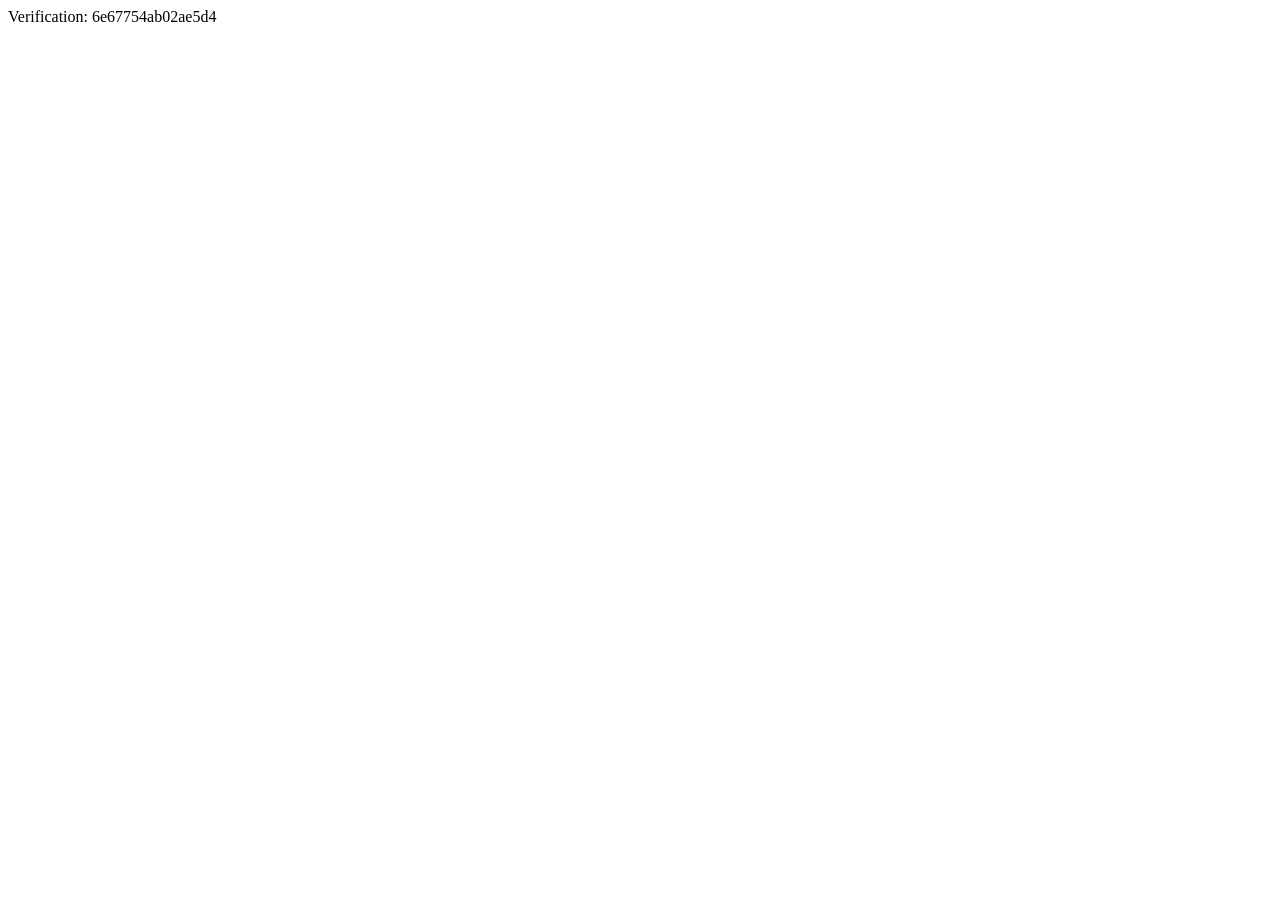
<file: yandex_6e67754ab02ae5d4.html>
<html lang="ru">
    <head>
        <meta http-equiv="Content-Type" content="text/html; charset=UTF-8">
        <title>Проверка Яндекс Вебмастера</title>
    </head>
    <body>Verification: 6e67754ab02ae5d4</body>
</html>
</file>
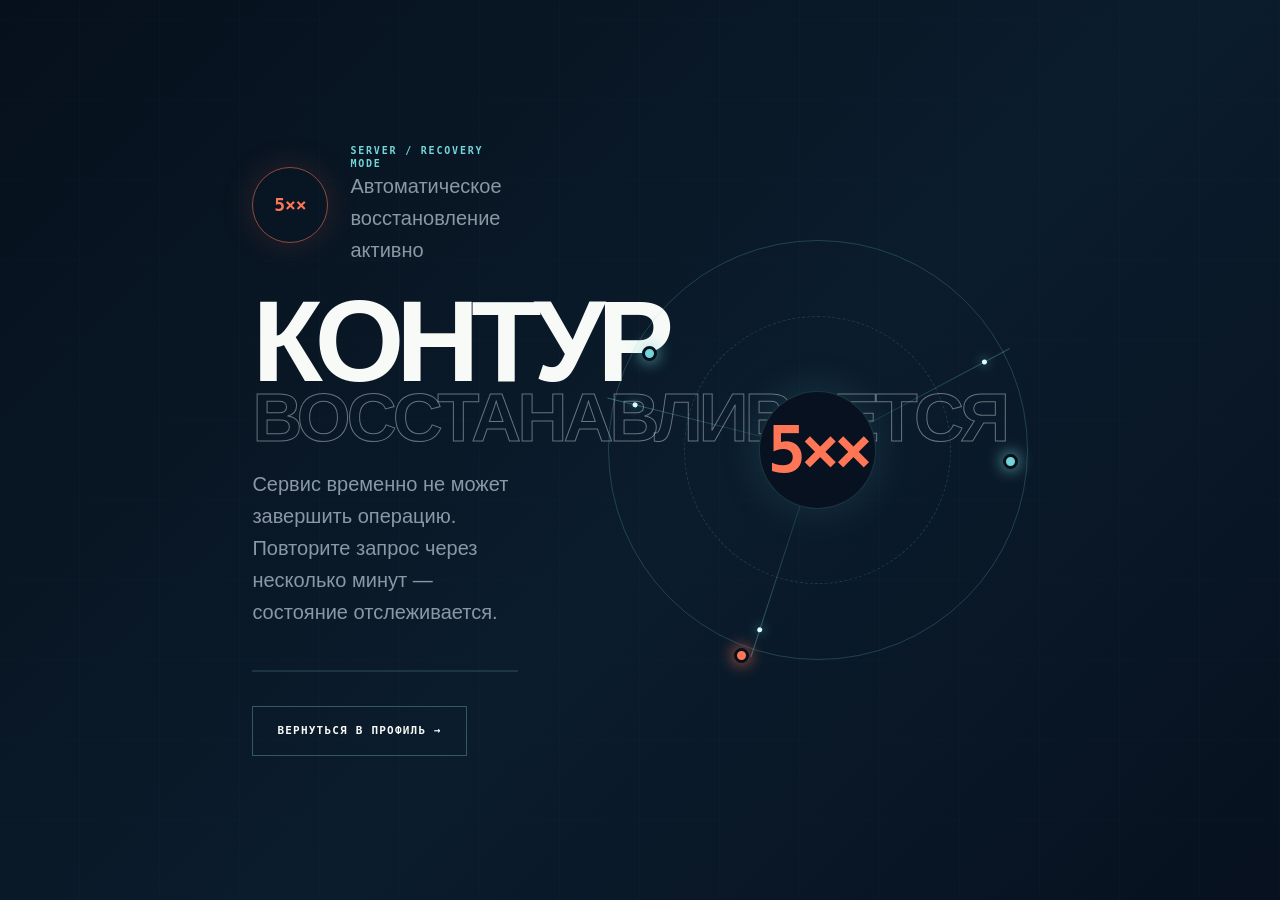
<file: errors/5xx.html>
<!DOCTYPE html>
<html lang="ru">
<head>
  <meta charset="UTF-8">
  <meta name="viewport" content="width=device-width, initial-scale=1">
  <meta name="robots" content="noindex, nofollow">
  <meta name="theme-color" content="#07111f">
  <title>Контур восстанавливается — haeniken.com</title>
  <style>
    :root{color-scheme:dark;--ink:#f7faf7;--muted:#8b98a4;--cyan:#73d5da;--red:#ff7657}*{box-sizing:border-box}html,body{min-height:100%;margin:0}body{display:grid;place-items:center;overflow:hidden;background:linear-gradient(135deg,#06101c,#0b1c2c 55%,#07111f);color:var(--ink);font-family:Inter,Arial,sans-serif}body::before{content:"";position:fixed;inset:0;background:repeating-linear-gradient(90deg,transparent 0 79px,rgba(115,213,218,.035) 80px),repeating-linear-gradient(0deg,transparent 0 79px,rgba(115,213,218,.035) 80px)}main{position:relative;z-index:1;width:min(980px,100%);padding:clamp(30px,8vw,110px)}.status{display:grid;grid-template-columns:auto 1fr;align-items:center;gap:22px;max-width:700px}.pulse{width:76px;height:76px;display:grid;place-items:center;border:1px solid rgba(255,118,87,.55);border-radius:50%;color:var(--red);font:800 18px/1 ui-monospace,monospace;box-shadow:0 0 35px rgba(255,118,87,.15);animation:pulse 1.4s ease-in-out infinite}.kicker{color:var(--cyan);font:700 10px/1.3 ui-monospace,monospace;letter-spacing:.18em;text-transform:uppercase}h1{margin:28px 0 22px;font-size:clamp(54px,9vw,118px);line-height:.82;letter-spacing:-.07em;text-transform:uppercase}h1 em{display:block;color:transparent;font-style:normal;-webkit-text-stroke:1px rgba(247,250,247,.4)}p{max-width:650px;margin:0;color:var(--muted);font-size:clamp(16px,2vw,20px);line-height:1.6}.rail{position:relative;height:2px;margin:42px 0 34px;background:rgba(115,213,218,.15);overflow:hidden}.rail::after{content:"";position:absolute;top:0;left:-30%;width:30%;height:100%;background:linear-gradient(90deg,transparent,var(--cyan),transparent);animation:flow 2.2s linear infinite}a{min-height:50px;display:inline-flex;align-items:center;padding:0 24px;border:1px solid rgba(115,213,218,.34);color:var(--ink);font:800 11px/1 ui-monospace,monospace;letter-spacing:.11em;text-decoration:none;text-transform:uppercase;transition:.2s ease}a:hover,a:focus-visible{border-color:var(--cyan);box-shadow:0 0 25px rgba(115,213,218,.18);outline:none}@keyframes flow{to{left:100%}}@keyframes pulse{50%{transform:scale(.92);opacity:.55}}@media(prefers-reduced-motion:reduce){*{animation:none!important;transition:none!important}}
  </style>
  <style>
    main { min-height:100svh; display:grid; grid-template-columns:minmax(0,1fr) minmax(280px,420px); align-items:center; gap:clamp(36px,7vw,92px); }
    .copy { min-width:0; }
    h1 em { font-size:clamp(38px,5.4vw,72px); letter-spacing:-.055em; }
    .recovery-orbit { position:relative; width:min(38vw,420px); aspect-ratio:1; border:1px solid rgba(115,213,218,.22); border-radius:50%; animation:turn 24s linear infinite; }
    .recovery-orbit::before,.recovery-orbit::after { content:""; position:absolute; border:1px solid rgba(115,213,218,.18); border-radius:50%; }
    .recovery-orbit::before { inset:18%; border-style:dashed; }.recovery-orbit::after { inset:36%; background:#07111f; box-shadow:0 0 45px rgba(115,213,218,.14); }
    .recovery-orbit strong { position:absolute; z-index:3; inset:50% auto auto 50%; transform:translate(-50%,-50%); color:var(--red); font:800 clamp(34px,6vw,64px)/1 ui-monospace,monospace; letter-spacing:-.08em; animation:counterturn 24s linear infinite; }
    .recovery-orbit .node { position:absolute; z-index:2; width:15px; height:15px; border:3px solid #06101c; border-radius:50%; background:var(--cyan); box-shadow:0 0 16px var(--cyan); }
    .recovery-orbit .node.one { left:8%; top:25% }.recovery-orbit .node.two { right:2%; top:51% }.recovery-orbit .node.three { left:30%; bottom:-1%; background:var(--red); box-shadow:0 0 16px var(--red) }
    .recovery-orbit .beam { position:absolute; top:50%; left:50%; width:52%; height:1px; transform-origin:0 50%; background:linear-gradient(90deg,rgba(115,213,218,.04),rgba(115,213,218,.38)); }
    .recovery-orbit .beam.one { transform:rotate(194deg) }.recovery-orbit .beam.two { transform:rotate(-28deg) }.recovery-orbit .beam.three { transform:rotate(108deg) }
    .recovery-orbit .beam::after { content:""; position:absolute; right:12%; top:-2px; width:5px; height:5px; border-radius:50%; background:#d9feff; box-shadow:0 0 11px var(--cyan); animation:packet 2.6s ease-in-out infinite; }
    .recovery-orbit .beam.two::after { animation-delay:-.8s }.recovery-orbit .beam.three::after { animation-delay:-1.6s }
    @keyframes turn { to { transform:rotate(360deg) } } @keyframes counterturn { to { transform:translate(-50%,-50%) rotate(-360deg) } } @keyframes packet { from { right:92%; opacity:0 } 20%,80% { opacity:1 } to { right:8%; opacity:0 } }
    @media(max-width:760px){ main{grid-template-columns:1fr;align-content:center}.recovery-orbit{order:-1;width:min(66vw,290px);justify-self:center}.copy{text-align:center}.status{display:flex;justify-content:center}.rail{margin-inline:auto} }
  </style>
</head>
<body><main><section class="copy"><div class="status"><div class="pulse" aria-hidden="true">5××</div><div><div class="kicker">SERVER / RECOVERY MODE</div><p>Автоматическое восстановление активно</p></div></div><h1>Контур<em>восстанавливается</em></h1><p>Сервис временно не может завершить операцию. Повторите запрос через несколько минут — состояние отслеживается.</p><div class="rail" aria-hidden="true"></div><a href="/">Вернуться в профиль →</a></section><div class="recovery-orbit" aria-hidden="true"><i class="beam one"></i><i class="beam two"></i><i class="beam three"></i><i class="node one"></i><i class="node two"></i><i class="node three"></i><strong>5××</strong></div></main></body>
</html>
</file>
<file: styles.min.css>
:root{--ink:#07111f;--ink-soft:#0c1a2b;--paper:#ecf1ed;--paper-warm:#e5e7df;--white:#f7faf7;--orange:#ff7657;--cyan:#73d5da;--line-dark:rgba(235, 241, 237, .17);--line-light:rgba(7, 17, 31, .18);--max:1440px;--pad:clamp(24px, 5vw, 76px)}*{box-sizing:border-box}html{overflow-x:hidden;overflow-x:clip;scroll-behavior:smooth}body{margin:0;background:var(--paper);color:var(--ink);font-family:Inter,"Segoe UI",Helvetica,Arial,sans-serif;font-size:16px;line-height:1.5;overflow-x:hidden}a{color:inherit;text-decoration:none}button{font:inherit}img{display:block;max-width:100%}.lang-en,html[data-language=en] .lang-ru{display:none}html[data-language=en] .lang-en{display:inline}.skip-link{position:fixed;top:-80px;left:16px;z-index:999;background:var(--orange);color:var(--ink);padding:12px 18px;transition:top .2s}.skip-link:focus{top:16px}.noise{position:fixed;inset:0;z-index:20;pointer-events:none;opacity:.035;background-image:url("data:image/svg+xml,%3Csvg viewBox='0 0 200 200' xmlns='http://www.w3.org/2000/svg'%3E%3Cfilter id='n'%3E%3CfeTurbulence type='fractalNoise' baseFrequency='.9' numOctaves='4' stitchTiles='stitch'/%3E%3C/filter%3E%3Crect width='100%25' height='100%25' filter='url(%23n)' opacity='.8'/%3E%3C/svg%3E")}.site-header{position:absolute;z-index:15;top:0;left:50%;width:100%;max-width:var(--max);transform:translateX(-50%);display:grid;grid-template-columns:1fr auto 1fr;align-items:center;gap:30px;padding:24px var(--pad);color:var(--white)}.brand{display:flex;align-items:center;gap:11px;font-size:14px;font-weight:800;letter-spacing:.14em}.brand-mark{display:grid;place-items:center;width:34px;height:34px;border:1px solid currentColor;font-family:Georgia,serif;font-size:18px;font-weight:400;transform:rotate(-7deg)}.brand-dot{color:var(--orange)}.brand-e,.hero h1 .accent-e{color:#ff5d4a}.hero h1 .accent-e{display:inline;-webkit-text-stroke:0}.nav{display:flex;align-items:center;gap:18px;padding:5px 17px;border:1px solid rgba(255,255,255,.12);background:rgba(7,17,31,.34);color:rgba(247,250,247,.66);font-size:11px;letter-spacing:.08em;text-transform:uppercase;-webkit-backdrop-filter:blur(12px);backdrop-filter:blur(12px)}.nav a{position:relative;padding:8px 0;transition:color .2s}.nav a::after{content:"";position:absolute;left:0;right:100%;bottom:3px;height:1px;background:var(--orange);transition:right .22s}.nav a:focus-visible,.nav a:hover{color:var(--white);outline:0}.nav a:focus-visible::after,.nav a:hover::after{right:0}.nav .nav-publications{padding-left:14px;color:var(--white);font-weight:800;letter-spacing:.11em}.nav .nav-publications::before{content:"";position:absolute;top:50%;left:1px;width:5px;height:5px;background:var(--orange);transform:translateY(-50%) rotate(45deg)}.nav .nav-publications::after{left:14px;right:52%;background:linear-gradient(90deg,var(--orange),rgba(255,118,87,0))}.header-actions{justify-self:end;display:flex;align-items:center;gap:12px}.header-cta,.header-print,.language-toggle{border:1px solid rgba(255,255,255,.3);color:var(--white);background:0 0;min-height:40px;padding:0 15px;font-size:11px;font-weight:700;letter-spacing:.12em;transition:border-color .2s,background .2s,transform .2s}.language-toggle{display:inline-flex;align-items:center;justify-content:center;cursor:pointer}.language-toggle.lang-en,html[data-language=en] .language-toggle.lang-ru{display:none}html[data-language=en] .language-toggle.lang-en{display:inline-flex}.header-cta{display:flex;align-items:center;gap:12px}.header-print{display:inline-flex;align-items:center;gap:9px;cursor:pointer;text-transform:uppercase}.header-cta:hover,.header-print:hover,.language-toggle:hover{border-color:var(--orange);background:rgba(255,118,87,.08);transform:translateY(-1px)}.nav-print-link{display:none;border:0;background:0 0;color:inherit;font:inherit;letter-spacing:inherit;text-transform:inherit;text-align:left;cursor:pointer}.mobile-menu-toggle{display:none;align-items:center;gap:10px;min-height:40px;padding:0 14px;border:1px solid rgba(255,255,255,.3);background:rgba(7,17,31,.58);color:var(--white);cursor:pointer;font-size:10px;font-weight:800;letter-spacing:.12em;text-transform:uppercase;-webkit-backdrop-filter:blur(14px);backdrop-filter:blur(14px)}.mobile-menu-toggle:focus-visible,.mobile-menu-toggle:hover{border-color:var(--orange);outline:0}.menu-toggle-icon{position:relative;width:17px;height:12px}.menu-toggle-icon i{position:absolute;left:0;width:17px;height:1px;background:currentColor;transition:top .25s,transform .25s}.menu-toggle-icon i:first-child{top:3px}.menu-toggle-icon i:last-child{top:9px}.mobile-menu-toggle[aria-expanded=true] .menu-toggle-icon i:first-child{top:6px;transform:rotate(45deg)}.mobile-menu-toggle[aria-expanded=true] .menu-toggle-icon i:last-child{top:6px;transform:rotate(-45deg)}.hero{position:relative;min-height:max(810px,100svh);height:auto;background:var(--ink);color:var(--white);display:grid;grid-template-columns:52% 48%;overflow:hidden;isolation:isolate}.hero::before{content:"";position:absolute;inset:0;z-index:-2;background:radial-gradient(circle at 11% 12%,rgba(115,213,218,.11),transparent 27%),linear-gradient(90deg,transparent 0 51.9%,rgba(255,255,255,.08) 52%,transparent 52.1%)}.hero-copy{width:100%;max-width:calc(var(--max) * .52);justify-self:end;padding:180px clamp(24px,4vw,72px) 120px var(--pad);display:flex;flex-direction:column;justify-content:center}.eyebrow,.kicker{display:flex;align-items:center;gap:11px;margin:0 0 28px;font-size:11px;font-weight:700;letter-spacing:.16em;text-transform:uppercase}.status-light{width:8px;height:8px;border-radius:50%;background:#75e29d;box-shadow:0 0 0 5px rgba(117,226,157,.12)}.hero h1{margin:0 0 22px;font-size:clamp(66px, 7.2vw, 126px);line-height:.76;letter-spacing:-.075em;font-weight:900}.hero h1 span{display:block}.hero h1 .outline{color:transparent;-webkit-text-stroke:1.3px rgba(247,250,247,.5);margin-left:.24em}.hero-role{margin:0 0 25px;color:var(--orange);font-size:clamp(13px, 1.15vw, 17px);font-weight:800;letter-spacing:.19em}.hero-role i{color:rgba(247,250,247,.32);font-style:normal;margin:0 8px}.hero-lead{max-width:610px;margin:0;color:rgba(247,250,247,.72);font-size:clamp(18px, 1.5vw, 24px);line-height:1.45}.orcid-profile{width:fit-content;display:inline-flex;align-items:center;gap:10px;margin-top:24px;color:rgba(247,250,247,.7);font-size:10px;font-weight:700;letter-spacing:.09em;text-transform:uppercase;transition:color .2s}.orcid-profile:hover{color:var(--white)}.orcid-mark{display:inline-grid;place-items:center;width:25px;height:25px;border-radius:50%;background:#a6ce39;color:#fff;font-size:10px;letter-spacing:0;text-transform:none}.hero-actions{display:flex;flex-wrap:wrap;align-items:center;gap:12px;margin-top:40px}.button{min-height:56px;padding:0 22px;display:inline-flex;align-items:center;justify-content:center;gap:28px;font-size:12px;font-weight:800;letter-spacing:.11em;text-transform:uppercase;border:1px solid rgba(255,255,255,.22);transition:transform .2s,background .2s,border-color .2s}.button-primary{background:var(--orange);border-color:var(--orange);color:var(--ink)}.button-ghost{background:0 0;color:inherit;cursor:pointer}.button:hover{transform:translateY(-3px);border-color:var(--orange)}.button-primary:hover{background:#ff8b70}.hero-visual{position:relative;overflow:hidden}.image-frame{position:absolute;inset:0;margin:0;background:radial-gradient(circle at 18% 24%,rgba(247,250,247,.9) 0 1px,transparent 2px),radial-gradient(circle at 70% 15%,rgba(115,213,218,.8) 0 1px,transparent 2px),radial-gradient(circle at 84% 40%,rgba(247,250,247,.65) 0 1px,transparent 2px),radial-gradient(circle at 38% 68%,rgba(247,250,247,.55) 0 1px,transparent 2px),radial-gradient(circle at 50% 34%,rgba(88,117,169,.24),transparent 28%),linear-gradient(145deg,#132844,#07111f 72%);background-size:170px 170px,230px 230px,310px 310px,260px 260px,auto,auto}.image-frame::after{content:"";position:absolute;inset:0;background:linear-gradient(90deg,var(--ink) 0,rgba(7,17,31,.3) 18%,transparent 48%),linear-gradient(0deg,rgba(7,17,31,.58),transparent 45%)}.image-frame picture{display:block;width:100%;height:100%}.image-frame img{width:100%;height:100%;object-fit:cover;object-position:47% center;filter:saturate(.76) contrast(1.08)}.availability-card{position:absolute;z-index:3;top:20%;left:-1px;width:182px;padding:24px 26px;color:var(--ink);background:var(--cyan);box-shadow:20px 24px 60px rgba(0,0,0,.24);font-size:10px;font-weight:700;letter-spacing:.1em;line-height:1.5;text-transform:uppercase}.availability-value{display:block;font-size:43px;font-weight:900;line-height:1;letter-spacing:-.06em;margin-bottom:12px}.availability-value span{font-size:19px;color:rgba(7,17,31,.55)}.visual-orbit{position:absolute;z-index:2;border:1px solid rgba(255,255,255,.15);border-radius:50%;pointer-events:none}.orbit-one{width:540px;height:540px;top:12%;right:-190px}.orbit-two{width:690px;height:690px;top:3%;right:-266px}.lab-orbit-track{--lab-orbit-size:min(520px, calc(100% - 220px));position:absolute;z-index:12;top:50%;left:50%;width:var(--lab-orbit-size);height:var(--lab-orbit-size);transform:translate(-50%,-50%);border-radius:50%;pointer-events:none;animation:20s linear infinite lab-orbit-spin}.lab-orbit-link{position:absolute;z-index:2;isolation:isolate;top:-24px;left:50%;min-height:48px;min-width:190px;transform:translateX(-50%);padding:8px 13px;align-items:center;gap:10px;border:1px solid rgba(115,213,218,.7);background:rgba(7,17,31,.86);color:var(--white);box-shadow:0 14px 36px rgba(0,0,0,.32);-webkit-backdrop-filter:blur(12px);backdrop-filter:blur(12px);pointer-events:auto;animation:20s linear infinite lab-orbit-counter-spin;will-change:transform}.lab-orbit-link::after,.lab-orbit-link::before{content:"";position:absolute;z-index:0;inset:-2px;border:1px solid rgba(255,93,88,.88);border-radius:inherit;opacity:0;pointer-events:none;animation:4.8s ease-out infinite lab-signal-wave;will-change:opacity,transform}.lab-orbit-link::after{animation-delay:.34s}.lab-orbit-link.lang-ru{display:flex}.lab-orbit-link.lang-en,html[data-language=en] .lab-orbit-link.lang-ru{display:none}html[data-language=en] .lab-orbit-link.lang-en{display:flex}.lab-orbit-link span{position:relative;z-index:1;isolation:isolate;display:grid;place-items:center;flex:0 0 auto;width:31px;height:31px;border-radius:50%;background:var(--orange);color:var(--ink);font-size:9px;font-weight:900;letter-spacing:.08em}.lab-orbit-link span::before{content:"";position:absolute;z-index:-1;inset:-6px;border:1px solid rgba(255,93,88,.92);border-radius:50%;box-shadow:0 0 26px rgba(255,93,88,.82);opacity:0;transform:scale(.72);animation:4.8s ease-out infinite lab-core-flare;will-change:opacity,transform}.lab-orbit-link strong{position:relative;z-index:1;font-size:9px;line-height:1.25;letter-spacing:.12em;text-transform:uppercase}.lab-orbit-track:focus-within,.lab-orbit-track:focus-within .lab-orbit-link,.lab-orbit-track:hover,.lab-orbit-track:hover .lab-orbit-link{animation-play-state:paused}.lab-orbit-link:focus-visible,.lab-orbit-link:hover{border-color:var(--orange);outline:0}@keyframes lab-orbit-spin{to{transform:translate(-50%,-50%) rotate(1turn)}}@keyframes lab-orbit-counter-spin{to{transform:translateX(-50%) rotate(-1turn)}}@keyframes lab-signal-wave{0%,61%{opacity:0;transform:scale(.94)}67%{opacity:.92}100%,86%{opacity:0;transform:scale(1.46)}}@keyframes lab-core-flare{0%,100%,60%{opacity:0;transform:scale(.72)}68%{opacity:1;transform:scale(1)}82%{opacity:0;transform:scale(1.45)}}.scroll-hint{position:absolute;bottom:34px;left:var(--pad);display:flex;align-items:center;gap:13px;color:rgba(247,250,247,.45);font-size:9px;font-weight:700;letter-spacing:.17em;text-transform:uppercase}.scroll-line{width:45px;height:1px;background:rgba(247,250,247,.32);position:relative;overflow:hidden}.scroll-line::after{content:"";position:absolute;inset:0;background:var(--orange);transform:translateX(-100%);animation:2.4s infinite scan}.section{padding:120px var(--pad);content-visibility:auto;contain-intrinsic-size:auto 900px}.section-heading{max-width:var(--max);margin:0 auto 72px}.section-heading .kicker{margin-bottom:20px;color:rgba(7,17,31,.56)}.projects-heading h2,.section-heading h2{margin:0;font-size:clamp(48px, 6vw, 94px);line-height:.91;letter-spacing:-.065em;font-weight:800}.metrics{background:var(--paper)}.metrics-grid{max-width:var(--max);margin:0 auto;display:grid;grid-template-columns:repeat(4,1fr);border-top:1px solid var(--line-light);border-left:1px solid var(--line-light)}.metric-card{min-height:280px;padding:40px 28px;border-right:1px solid var(--line-light);border-bottom:1px solid var(--line-light);display:flex;flex-direction:column;justify-content:space-between}.metric-value{font-size:clamp(55px, 6vw, 94px);line-height:1;font-weight:900;letter-spacing:-.075em}.metric-value span{color:var(--orange);font-size:.46em;margin-left:3px}.metric-card p{max-width:240px;margin:0;color:rgba(7,17,31,.62);font-size:14px}.impact-strip{max-width:var(--max);margin:26px auto 0;display:grid;grid-template-columns:repeat(4,1fr);gap:22px;color:rgba(7,17,31,.62);font-size:12px;text-transform:uppercase;letter-spacing:.07em}.impact-strip>span{display:flex;align-items:baseline;gap:9px}.impact-strip b{flex:0 0 auto;color:var(--ink);font-size:20px;letter-spacing:-.03em}.expertise{background:var(--ink);color:var(--white)}.section-heading-light .kicker{color:rgba(247,250,247,.48)}.expertise-list{max-width:var(--max);margin:0 auto;border-top:1px solid var(--line-dark)}.expertise-row{display:grid;grid-template-columns:1.15fr 1fr 40px;gap:25px;align-items:center;min-height:146px;border-bottom:1px solid var(--line-dark);transition:padding .25s,background .25s}.expertise-row:hover{padding-left:18px;background:rgba(255,255,255,.025)}.expertise-row h3{margin:0;font-size:clamp(24px, 2.4vw, 38px);letter-spacing:-.04em}.expertise-row p{margin:0;color:rgba(247,250,247,.55);font-size:14px}.row-arrow{justify-self:end;color:var(--orange);font-size:22px}.stack-ticker{background:var(--orange);color:var(--ink);overflow:hidden;padding:20px 0;transform:rotate(-1.1deg) scale(1.015)}.ticker-track{display:flex;width:max-content;align-items:center;gap:0;animation:28s linear infinite ticker;font-size:15px;font-weight:900;letter-spacing:.12em;white-space:nowrap}.ticker-track span{padding-right:32px}.experience{background:var(--paper-warm);padding-top:150px}.experience .section-heading .kicker{color:rgba(7,17,31,.72)}.timeline{max-width:var(--max);margin:0 auto;padding-left:25%}.timeline-item{position:relative;padding:36px 0 38px 45px;border-top:1px solid var(--line-light);display:grid;grid-template-columns:.9fr 1.1fr;gap:50px;background:var(--paper-warm)}.timeline-item::before{content:"";position:absolute;top:41px;left:-3px;width:7px;height:7px;background:var(--orange);border-radius:50%}.timeline-meta{display:flex;flex-direction:column;gap:8px;font-size:13px;font-weight:800;text-transform:uppercase;letter-spacing:.06em}.timeline-meta h3{margin:0;font:inherit}.timeline-meta span:last-child{color:rgba(7,17,31,.48);font-size:10px}.timeline-meta time{color:#9f321f;font-size:10px;font-weight:800;letter-spacing:.08em}.timeline-period{color:#9f321f!important;font-size:10px!important;font-weight:800;letter-spacing:.08em}.timeline-period time{color:inherit}.timeline-meta time span,.timeline-period .lang{color:inherit!important;font-size:inherit!important}.timeline-detail{display:grid;gap:15px}.timeline-item p{margin:0;color:rgba(7,17,31,.62);font-size:15px}.projects{background:var(--paper)}.projects-heading{max-width:var(--max);margin:0 auto 66px}.projects-heading .kicker{color:rgba(7,17,31,.72)}.project-grid{max-width:var(--max);margin:0 auto;display:grid;grid-template-columns:repeat(3,minmax(0,1fr));gap:16px}.project-card{min-height:520px;padding:28px;border:1px solid var(--line-light);display:flex;flex-direction:column;justify-content:space-between;gap:34px;background:var(--paper);transition:transform .25s,background .25s,color .25s}.project-card:hover{transform:translateY(-7px);background:var(--ink);color:var(--white)}.project-featured{grid-column:1/-1;min-height:440px;display:grid;grid-template-columns:minmax(280px,.85fr) minmax(0,1.15fr);grid-template-rows:auto 1fr;column-gap:clamp(48px,7vw,120px);background:var(--ink);color:var(--white)}.project-featured .project-top{grid-column:1/-1}.project-featured>.project-code{grid-column:1;grid-row:2;align-self:center}.project-featured>div:last-child{grid-column:2;grid-row:2;align-self:end}.project-private{background:radial-gradient(circle at 85% 12%,rgba(115,213,218,.1),transparent 35%),var(--paper)}.project-top{display:flex;justify-content:space-between;font-size:10px;font-weight:800;letter-spacing:.13em;color:var(--orange)}.project-card h3{margin:0 0 16px;font-size:clamp(26px, 2.7vw, 42px);line-height:1;letter-spacing:-.045em}.project-card p{margin:0;color:rgba(7,17,31,.68);font-size:14px}.project-card:hover p,.project-featured p{color:rgba(247,250,247,.58)}.project-links{display:flex;flex-wrap:wrap;gap:12px 22px;margin-top:24px}.project-links a{display:inline-flex;align-items:center;gap:9px;padding-bottom:5px;border-bottom:1px solid rgba(255,118,87,.65);color:var(--white);font-size:10px;font-weight:800;letter-spacing:.09em;text-transform:uppercase}.project-card:not(.project-featured) .project-links a{color:var(--ink)}.project-card:not(.project-featured):hover .project-links a{color:var(--white)}.project-links a.lang-en,html[data-language=en] .project-links a.lang-ru{display:none}html[data-language=en] .project-links a.lang-en{display:inline-flex}.project-code{font-family:Consolas,"Courier New",monospace;font-size:clamp(13px, 1.1vw, 17px);line-height:1.85;color:rgba(247,250,247,.82)}.project-code.lang-ru{display:block}.project-code.lang-en,html[data-language=en] .project-code.lang-ru{display:none}html[data-language=en] .project-code.lang-en{display:block}.code-muted{color:rgba(247,250,247,.68)}.code-accent{color:var(--cyan)}.project-card:not(.project-featured) .project-code{color:rgba(7,17,31,.72)}.project-card:not(.project-featured) .project-top{color:#9f321f}.project-card:not(.project-featured) .code-muted{color:rgba(7,17,31,.68)}.project-card:not(.project-featured) .code-accent{color:#16767d}.project-card:not(.project-featured):hover .project-code{color:rgba(247,250,247,.82)}.project-card:not(.project-featured):hover .project-top{color:var(--orange)}.project-card:not(.project-featured):hover .code-muted{color:rgba(247,250,247,.68)}.project-card:not(.project-featured):hover .code-accent{color:var(--cyan)}.observation-break{position:relative;width:100%;aspect-ratio:16/9;max-height:820px;margin:0;overflow:hidden;background:linear-gradient(180deg,var(--paper) 0,#bdcdd0 7%,var(--ink) 22%)}.observation-break img,.observation-break picture{display:block;width:100%;height:100%}.observation-break picture{-webkit-mask-image:linear-gradient(180deg,transparent 0,rgba(0,0,0,.3) 5%,#000 16%);mask-image:linear-gradient(180deg,transparent 0,rgba(0,0,0,.3) 5%,#000 16%)}.observation-break img{object-fit:cover;object-position:50% 56%}.observation-break::after{content:"";position:absolute;inset:0;z-index:2;background:linear-gradient(180deg,rgba(236,241,237,.72) 0,rgba(115,213,218,.09) 9%,transparent 22%),linear-gradient(0deg,rgba(7,17,31,.62),transparent 36%);pointer-events:none}[data-ambient-scan]::before{content:"";position:absolute;z-index:4;top:-30%;bottom:-30%;left:-42%;width:34%;pointer-events:none;opacity:0;transform:translateX(0) skewX(-9deg) rotate(var(--ambient-scan-angle,0deg));background:linear-gradient(90deg,transparent 0 38%,rgba(115,213,218,.08) 56%,rgba(208,252,255,.32) 70%,rgba(115,213,218,.06) 78%,transparent 100%);border-right:1px solid rgba(196,252,255,.78);box-shadow:18px 0 42px rgba(115,213,218,.16),2px 0 9px rgba(226,255,255,.32);will-change:transform,opacity}[data-ambient-scan].is-ambient-scanning::before{animation:photo-ambient-scan var(--ambient-scan-duration,4.8s) cubic-bezier(.28,.05,.7,.95) both}.certificates{background:var(--ink);color:var(--white)}.certificates-intro{max-width:760px;margin:-30px auto 54px;color:rgba(247,250,247,.58);font-size:clamp(16px, 1.5vw, 20px);line-height:1.6}.certificate-grid{max-width:var(--max);margin:0 auto;display:grid;grid-template-columns:repeat(3,minmax(0,1fr));border-top:1px solid var(--line-dark);border-left:1px solid var(--line-dark)}.certificate-card{position:relative;min-height:245px;padding:28px;display:grid;grid-template-columns:72px 1fr 20px;gap:22px;align-items:start;border-right:1px solid var(--line-dark);border-bottom:1px solid var(--line-dark);background:#081421;transition:transform .25s,background .25s,border-color .25s}.certificate-card:hover{z-index:2;transform:translateY(-5px);background:#0d1b29;border-color:rgba(255,118,87,.6)}.certificate-card:focus-visible{outline:2px solid var(--orange);outline-offset:-2px}.certificate-card-featured{grid-column:span 2;background:radial-gradient(circle at 12% 18%,rgba(115,213,218,.13),transparent 34%),#081421}.certificate-icon{position:relative;width:72px;height:72px;display:grid;place-items:center;overflow:hidden;border:1px solid rgba(115,213,218,.55);color:var(--cyan);background:linear-gradient(145deg,rgba(115,213,218,.11),rgba(255,118,87,.05));box-shadow:inset 0 0 28px rgba(115,213,218,.06);font-family:Consolas,"Courier New",monospace;font-size:20px;font-weight:800;letter-spacing:-.04em}.certificate-icon::after{content:"";position:absolute;width:32px;height:1px;right:-13px;bottom:8px;background:var(--orange);transform:rotate(-45deg);opacity:.85}.icon-shield{border-radius:12px 12px 30px 30px;font-size:16px;letter-spacing:.06em}.icon-binary{border-radius:50%}.icon-analysis{font-size:34px;border-radius:50% 50% 50% 12px}.icon-radar,.icon-target{border-radius:50%;box-shadow:inset 0 0 0 8px rgba(115,213,218,.05),inset 0 0 0 18px rgba(115,213,218,.04)}.icon-pulse{font-size:34px;transform:rotate(4deg)}.icon-compliance{border-radius:8px;font-size:30px}.icon-roles{font-size:36px}.icon-assessment{border-radius:50%;font-size:17px}.icon-lock{border-radius:28px 28px 8px 8px;font-size:29px}.icon-attack{font-size:24px}.icon-database{border-radius:50%/18%}.icon-terminal{justify-items:start;padding-left:14px;font-size:19px}.icon-automation{border-radius:8px 30px;font-size:18px}.icon-containers{font-size:34px;background:repeating-linear-gradient(90deg,rgba(115,213,218,.08) 0 14px,transparent 14px 18px),linear-gradient(145deg,rgba(115,213,218,.11),rgba(255,118,87,.05))}.icon-kubernetes{border-radius:50%;font-size:16px;box-shadow:inset 0 0 0 7px rgba(115,213,218,.05),inset 0 0 0 15px rgba(115,213,218,.035)}.certificate-body{min-width:0;display:flex;flex-direction:column;height:100%}.certificate-meta{margin-bottom:24px;color:var(--orange);font-size:9px;font-weight:800;letter-spacing:.12em;text-transform:uppercase}.certificate-card strong{display:block;margin:auto 0 16px;font-size:clamp(18px, 1.6vw, 25px);line-height:1.15;letter-spacing:-.025em}.certificate-type{color:rgba(247,250,247,.48);font-size:10px;font-weight:700;letter-spacing:.08em;text-transform:uppercase}.certificate-arrow{justify-self:end;color:var(--orange);font-size:18px}.article-page{background:var(--paper)}.article-site-header{position:absolute}.article-nav{justify-content:center}.article-site-header .brand.lang-ru{display:flex}.article-site-header .brand.lang-en,html[data-language=en] .article-site-header .brand.lang-ru{display:none}html[data-language=en] .article-site-header .brand.lang-en{display:flex}.article-hero{min-height:min(900px,100svh);padding:170px var(--pad) 110px;display:flex;align-items:center;background:radial-gradient(circle at 76% 30%,rgba(115,213,218,.13),transparent 27%),radial-gradient(circle at 18% 75%,rgba(255,118,87,.08),transparent 24%),var(--ink);color:var(--white)}.article-hero-inner{width:100%;max-width:var(--max);margin:0 auto}.article-hero h1{max-width:1240px;margin:0;font-size:clamp(56px, 7.6vw, 116px);line-height:.9;letter-spacing:-.055em;font-weight:900}.article-hero h1 .lang{display:block}.article-hero h1 .lang-en,html[data-language=en] .article-hero h1 .lang-ru{display:none}html[data-language=en] .article-hero h1 .lang-en{display:block}.article-hero h1 em{color:var(--orange);font-family:inherit;font-weight:900;font-style:normal;-webkit-text-stroke:0}.article-deck{max-width:760px;margin:40px 0 0;color:rgba(247,250,247,.64);font-size:clamp(18px, 1.7vw, 25px);line-height:1.5}.article-meta{display:flex;flex-wrap:wrap;gap:12px 28px;margin-top:34px;color:rgba(247,250,247,.46);font-size:10px;font-weight:800;letter-spacing:.1em;text-transform:uppercase}.article-meta a{color:var(--cyan)}.technical-article{max-width:980px;margin:0 auto;padding:120px var(--pad);color:rgba(7,17,31,.77);font-size:18px;line-height:1.75}.article-language.lang-ru{display:block}.article-language.lang-en,html[data-language=en] .article-language.lang-ru{display:none}html[data-language=en] .article-language.lang-en{display:block}.technical-article p{margin:0 0 28px}.technical-article .article-lead{margin-bottom:42px;color:var(--ink);font-size:clamp(22px, 2.1vw, 30px);line-height:1.48;letter-spacing:-.025em}.technical-article h2{margin:82px 0 24px;color:var(--ink);font-size:clamp(37px, 4vw, 58px);line-height:.98;letter-spacing:-.055em}.article-flow{display:grid;grid-template-columns:repeat(4,1fr);margin:64px 0 80px;padding:0;border-top:1px solid var(--line-light);border-left:1px solid var(--line-light);list-style:none}.article-flow li{min-height:180px;padding:22px;display:flex;flex-direction:column;border-right:1px solid var(--line-light);border-bottom:1px solid var(--line-light)}.article-flow span{color:#9f321f;font-size:10px;font-weight:800}.article-flow strong{margin:auto 0 8px;color:var(--ink);font-size:20px}.article-flow small{color:rgba(7,17,31,.72);font-size:11px;line-height:1.45}.technical-article blockquote{margin:64px 0;padding:36px 42px;border:0;border-left:4px solid var(--orange);background:var(--ink);color:var(--white);font-family:Georgia,serif;font-size:clamp(23px, 2.5vw, 34px);font-style:italic;line-height:1.4}.article-sources{display:flex;flex-wrap:wrap;gap:12px 24px;margin-top:70px;padding-top:28px;border-top:1px solid var(--line-light);color:rgba(7,17,31,.72);font-size:11px;font-weight:800;letter-spacing:.06em;text-transform:uppercase}.article-sources a{color:var(--ink);border-bottom:1px solid var(--orange)}.article-cta{padding:120px var(--pad);text-align:center;background:var(--ink);color:var(--white)}.article-cta .kicker{justify-content:center;color:var(--orange)}.article-cta h2{margin:0 auto 46px;font-size:clamp(50px, 7vw, 104px);line-height:.88;letter-spacing:-.065em}.article-cta .button{width:fit-content;margin:0 auto}.article-cta .button.lang-en,html[data-language=en] .article-cta .button.lang-ru{display:none}html[data-language=en] .article-cta .button.lang-en{display:inline-flex}.article-page footer .brand.lang-ru{display:flex}.article-page footer .brand.lang-en,html[data-language=en] .article-page footer .brand.lang-ru{display:none}html[data-language=en] .article-page footer .brand.lang-en{display:flex}.publications-hero{min-height:720px}.publications-index{position:relative;max-width:var(--max);margin:0 auto;padding:120px var(--pad) 150px}.publications-index::before{content:"";position:absolute;z-index:-1;width:440px;height:440px;top:60px;right:-160px;border:1px solid rgba(7,17,31,.08);border-radius:50%;box-shadow:0 0 0 70px rgba(7,17,31,.018),0 0 0 140px rgba(7,17,31,.012)}.publications-heading{margin-bottom:80px}.publications-heading .kicker{margin-bottom:16px;color:rgba(7,17,31,.48)}.publications-heading h2{margin:0;color:var(--ink);font-size:clamp(58px, 7vw, 104px);line-height:.84;letter-spacing:-.065em}.publication-card{display:grid;grid-template-columns:minmax(0,1fr) 40px;gap:28px;padding:48px 0 54px;border-top:1px solid var(--line-light);transition:border-color .25s,transform .25s}.publication-card:last-child{border-bottom:1px solid var(--line-light)}.publication-card:hover{border-top-color:var(--orange);transform:translateX(8px)}.publication-content{max-width:900px}.publication-meta{margin:0 0 18px;color:rgba(7,17,31,.48);font-size:10px;font-weight:800;letter-spacing:.1em;text-transform:uppercase}.publication-card h2{margin:0 0 22px;color:var(--ink);font-size:clamp(34px, 4vw, 58px);line-height:.98;letter-spacing:-.045em}.publication-card p:not(.publication-meta){max-width:740px;margin:0;color:rgba(7,17,31,.62);font-size:17px;line-height:1.65}.publication-card-link{width:fit-content;margin-top:30px;padding-bottom:6px;border-bottom:1px solid var(--orange);color:var(--ink);font-size:11px;font-weight:900;letter-spacing:.08em;text-transform:uppercase}.publication-card-link.lang-ru{display:inline-flex;gap:14px}.publication-card-link.lang-en,html[data-language=en] .publication-card-link.lang-ru{display:none}html[data-language=en] .publication-card-link.lang-en{display:inline-flex;gap:14px}.publication-mark{color:var(--orange);font-size:24px;text-align:right;transition:transform .25s}.publication-card:hover .publication-mark{transform:translate(4px,-4px)}.contact{position:relative;overflow:hidden;min-height:670px;display:flex;flex-direction:column;justify-content:center;align-items:center;text-align:center;background:var(--ink);color:var(--white)}.contact-cluster{position:absolute;width:min(560px,72vw);aspect-ratio:1;opacity:.62;pointer-events:none;filter:drop-shadow(0 0 45px rgba(115,213,218,.08))}.contact-cluster-ring{position:absolute;inset:0;border:1px solid rgba(247,250,247,.17);border-radius:50%;animation:27s linear infinite contact-cluster-rotate}.contact-cluster-ring::after,.contact-cluster-ring::before{content:"";position:absolute;top:50%;left:50%;background:rgba(247,250,247,.1);transform:translate(-50%,-50%)}.contact-cluster-ring::before{width:116%;height:1px}.contact-cluster-ring::after{width:1px;height:116%}.contact-cluster-ring-inner{inset:17%;border-color:rgba(115,213,218,.28);animation-direction:reverse;animation-duration:19s}.contact-cluster-ring i{position:absolute;top:50%;left:-7px;width:13px;height:13px;border:2px solid var(--cyan);border-radius:50%;background:var(--ink);box-shadow:0 0 25px rgba(115,213,218,.6)}.contact-cluster-ring i:nth-child(2){top:10%;left:78%;border-color:var(--orange);box-shadow:0 0 25px rgba(255,118,87,.55)}.contact-cluster-ring i:nth-child(3){top:auto;bottom:4%;left:27%}.contact-cluster-ring-inner i{left:99%;width:9px;height:9px;background:var(--cyan)}.contact-cluster-ring-inner i:nth-child(2){top:auto;bottom:11%;left:13%;background:var(--orange)}.contact-cluster-channel{position:absolute;z-index:-1;top:50%;left:50%;height:1px;background:linear-gradient(90deg,rgba(115,213,218,.05),rgba(115,213,218,.34));transform-origin:0 50%}.contact-cluster-channel::after{content:"";position:absolute;top:-2px;left:0;width:5px;height:5px;border-radius:50%;background:#c8fdff;box-shadow:0 0 5px #fff,0 0 13px rgba(115,213,218,.95);animation:3.2s ease-in-out infinite contact-data-packet;will-change:transform,opacity}.contact-channel-one{--contact-packet-distance:calc(min(280px, 36vw) - 4px);width:50%;transform:rotate(180deg)}.contact-channel-two{--contact-packet-distance:calc(min(274.4px, 35.28vw) - 4px);width:49%;transform:rotate(-55deg)}.contact-channel-three{--contact-packet-distance:calc(min(285.6px, 36.72vw) - 4px);width:51%;transform:rotate(117deg)}.contact-channel-four{--contact-packet-distance:calc(min(274.4px, 35.28vw) - 4px);width:49%;transform:rotate(0)}.contact-channel-five{--contact-packet-distance:calc(min(302.4px, 38.88vw) - 4px);width:54%;transform:rotate(134deg)}.contact-channel-five::after,.contact-channel-two::after{animation-delay:-1.1s}.contact-channel-four::after,.contact-channel-three::after{animation-delay:-2.1s}.contact-cluster-core{position:absolute;inset:36%;display:grid;place-content:center;border:1px solid rgba(247,250,247,.36);border-radius:50%;background:rgba(3,8,16,.86);text-align:center;box-shadow:0 0 0 18px rgba(115,213,218,.035),0 0 70px rgba(115,213,218,.16)}.contact-cluster-core span{color:var(--orange);font-size:clamp(28px, 4vw, 54px);font-weight:900;letter-spacing:-.06em;line-height:1}.contact-cluster-core small{color:rgba(247,250,247,.72);font-size:8px;font-weight:800;letter-spacing:.13em}.contact .kicker{position:relative;color:var(--orange)}.contact h2{position:relative;margin:0;font-size:clamp(64px, 9.5vw, 145px);line-height:.77;letter-spacing:-.075em}.contact h2 em{color:var(--orange);font-family:inherit;font-weight:900;font-style:normal;-webkit-text-stroke:0}.contact-copy{position:relative;max-width:620px;margin:40px auto 30px;color:rgba(247,250,247,.58);font-size:15px}.contact-actions{position:relative;display:flex;flex-wrap:wrap;align-items:center;justify-content:center;gap:24px}.contact-link{position:relative;min-height:52px;display:inline-flex;gap:12px;align-items:center;padding:0 0 8px;border:0;border-bottom:1px solid var(--orange);background:0 0;color:inherit;cursor:pointer;font-size:13px;font-weight:800;letter-spacing:.08em;text-transform:uppercase}.contact-icon{flex:0 0 auto;width:38px;height:38px;display:grid;place-items:center;border:1px solid rgba(115,213,218,.42);color:var(--cyan);transition:color .22s,border-color .22s,transform .22s}.contact-icon svg{width:20px;height:20px;fill:none;stroke:currentColor;stroke-width:1.6;stroke-linecap:round;stroke-linejoin:round}.contact-icon .github-mark{fill:currentColor;stroke:none}.contact-label,.contact-link .lang{color:inherit}.contact-arrow{margin-left:4px;color:var(--orange);transition:transform .22s}.contact-link:focus-visible .contact-icon,.contact-link:hover .contact-icon{color:var(--orange);border-color:var(--orange);transform:rotate(-3deg)}.contact-link:focus-visible .contact-arrow,.contact-link:hover .contact-arrow{transform:translate(3px,-3px)}.contact-link:focus-visible{outline:0;border-bottom-color:var(--cyan)}.print-contact,.print-header-contact{display:none}footer{background:var(--ink);color:rgba(247,250,247,.48);border-top:1px solid var(--line-dark);padding:30px var(--pad);display:grid;grid-template-columns:1fr auto 1fr;align-items:center;font-size:10px;letter-spacing:.1em;text-transform:uppercase}footer .brand{color:var(--white)}footer>p:last-of-type{justify-self:end}.service-telemetry{position:relative;grid-column:1/-1;width:100%;display:flex;flex-wrap:wrap;align-items:center;justify-content:center;gap:0;margin-bottom:18px;padding:13px 16px;overflow:hidden;border:1px solid rgba(115,213,218,.18);background:linear-gradient(90deg,rgba(115,213,218,.035),rgba(255,118,87,.025))}.service-telemetry::before{content:"";position:absolute;top:0;right:0;left:0;height:1px;background:linear-gradient(90deg,transparent,rgba(115,213,218,.72),rgba(255,118,87,.6),transparent)}.service-telemetry-item{display:inline-flex;align-items:center;gap:7px;min-height:18px;padding:0 16px;border-left:1px solid rgba(247,250,247,.12);white-space:nowrap}.service-telemetry-item:first-child{border-left:0}.service-telemetry-key{color:rgba(247,250,247,.42)}.service-telemetry-value{color:rgba(247,250,247,.82);font-weight:800}.service-health-light{position:relative;width:6px;height:6px;flex:0 0 6px;border-radius:50%;background:rgba(247,250,247,.34)}.service-health.is-ok .service-health-light{background:#75e29d;box-shadow:0 0 9px rgba(117,226,157,.72);animation:1.8s ease-in-out infinite service-health-blink}.service-health.is-ok .service-health-light::after{content:"";position:absolute;inset:-4px;border:1px solid rgba(117,226,157,.76);border-radius:50%;animation:2.1s ease-out infinite service-health-pulse}@keyframes service-health-pulse{0%{opacity:.9;transform:scale(.45)}100%,72%{opacity:0;transform:scale(1.65)}}@keyframes service-health-blink{50%{opacity:.58}}.return-to-top{position:fixed;z-index:80;right:max(24px,env(safe-area-inset-right));bottom:max(20px,env(safe-area-inset-bottom));width:78px;height:102px;padding:0;border:0;background:0 0;color:var(--white);cursor:pointer;opacity:0;visibility:hidden;pointer-events:none;transform:translateY(18px) scale(.9);transition:opacity .25s,visibility .25s,transform .25s;appearance:none}.return-to-top.is-visible{opacity:1;visibility:visible;pointer-events:auto;transform:translateY(0) scale(1)}.return-to-top::before{content:"";position:absolute;right:9px;bottom:2px;left:9px;height:20px;border:1px solid rgba(115,213,218,.58);border-radius:50%;background:radial-gradient(ellipse,rgba(115,213,218,.18),rgba(7,17,31,.9) 64%);box-shadow:0 0 22px rgba(115,213,218,.22),inset 0 0 12px rgba(115,213,218,.15)}.return-to-top::after{content:attr(data-label);position:absolute;top:40px;right:calc(100% + 8px);width:max-content;padding:6px 8px;border:1px solid rgba(247,250,247,.2);background:rgba(7,17,31,.9);color:rgba(247,250,247,.78);font-size:8px;font-weight:800;letter-spacing:.1em;text-transform:uppercase;opacity:0;transform:translateX(5px);transition:opacity .18s,transform .18s}.return-to-top:focus-visible::after,.return-to-top:hover::after{opacity:1;transform:translateX(0)}.return-to-top:focus-visible,.return-to-top:hover{outline:0;filter:drop-shadow(0 0 12px rgba(255,118,87,.38))}.return-to-top:focus-visible::before{border-color:var(--orange);box-shadow:0 0 0 3px rgba(255,118,87,.18),0 0 24px rgba(255,118,87,.34)}.energia-buran{position:absolute;z-index:2;top:0;left:50%;width:56px;height:82px;transform:translateX(-50%);transform-origin:50% 78%;transition:transform .22s,filter .22s;filter:drop-shadow(0 5px 7px rgba(0,0,0,.45))}.return-to-top:focus-visible .energia-buran,.return-to-top:hover .energia-buran{transform:translate(-50%,-4px);filter:drop-shadow(0 8px 11px rgba(0,0,0,.48)) drop-shadow(0 0 8px rgba(255,118,87,.36))}.energia-core{position:absolute;z-index:2;top:1px;left:21px;width:14px;height:62px;border:1px solid rgba(82,61,46,.72);background:linear-gradient(90deg,#a95c36,#dd8a50 43%,#f0ac70 62%,#914725);clip-path:polygon(50% 0,87% 11%,100% 92%,76% 100%,24% 100%,0 92%,13% 11%)}.energia-core::before{content:"";position:absolute;top:22px;right:0;left:0;height:5px;border-top:1px solid rgba(247,250,247,.55);border-bottom:1px solid rgba(247,250,247,.32);background:rgba(247,250,247,.22)}.energia-core::after{content:"";position:absolute;right:2px;bottom:4px;left:2px;height:8px;background:repeating-linear-gradient(90deg,#342a28 0 2px,#9b765e 2px 4px)}.energia-mark{display:none}.energia-booster{position:absolute;z-index:1;top:17px;width:10px;height:54px;border:1px solid rgba(17,31,44,.72);background:linear-gradient(90deg,#aeb9be,#f4f4ec 48%,#a9b4bb);clip-path:polygon(50% 0,88% 10%,100% 88%,72% 100%,28% 100%,0 88%,12% 10%)}.energia-booster::before{content:"";position:absolute;top:12px;right:0;left:0;height:4px;background:#d8674c}.energia-booster-left{left:10px;transform:rotate(-4deg)}.energia-booster-right{right:9px;transform:rotate(4deg)}.buran-orbiter{position:absolute;z-index:4;top:9px;left:30px;width:25px;height:49px;background:linear-gradient(90deg,#aab4ba,#f6f6f0 44%,#d7dddc 76%,#909da5);clip-path:polygon(49% 0,66% 13%,71% 44%,100% 82%,83% 94%,60% 74%,57% 100%,42% 100%,43% 72%,16% 88%,0 80%,34% 44%,35% 14%);transform:rotate(5deg);filter:drop-shadow(1px 2px 2px rgba(0,0,0,.48))}.buran-orbiter::before{content:"";position:absolute;top:8px;left:8px;width:9px;height:7px;border-radius:55% 55% 20% 20%;background:linear-gradient(90deg,#102235 0 42%,#426177 43% 58%,#102235 59%)}.buran-orbiter::after{content:"Б";position:absolute;top:21px;left:10px;color:#253746;font:900 5px/1 Arial,sans-serif}.buran-orbiter b{position:absolute;right:5px;bottom:6px;width:4px;height:7px;background:#273744;box-shadow:-8px 2px 0 #273744}.energia-plume{position:absolute;z-index:0;top:61px;left:14px;width:29px;height:22px;background:linear-gradient(180deg,rgba(247,250,247,.96),rgba(115,213,218,.8) 25%,rgba(255,118,87,.88) 55%,transparent 100%);clip-path:polygon(8% 0,27% 0,34% 34%,43% 0,58% 0,65% 36%,73% 0,92% 0,74% 100%,54% 62%,43% 100%,26% 58%);opacity:.72;transform-origin:50% 0;animation:.34s steps(2,end) infinite energia-idle-flame}.return-to-top.is-launching{pointer-events:none}.return-to-top.is-launching::before{animation:.75s ease-out forwards energia-pad-wave}.return-to-top.is-launching::after{opacity:0}.return-to-top.is-launching .energia-buran{transition:none;animation:1.15s cubic-bezier(.3,.02,.74,.26) forwards energia-liftoff}.return-to-top.is-launching .energia-plume{opacity:1;animation:.12s steps(2,end) infinite energia-launch-flame}.satellite-train{--satellite-start-y:8%;--satellite-end-y:22%;--satellite-tilt:5deg;position:absolute;z-index:3;top:var(--satellite-start-y);left:-38%;display:flex;width:clamp(180px,29vw,370px);align-items:center;justify-content:space-between;pointer-events:none;opacity:0;transform:rotate(var(--satellite-tilt));will-change:left,top,opacity,transform}.satellite-train i{display:block;width:3px;height:3px;border-radius:50%;background:#f7faf7;box-shadow:0 0 4px rgba(247,250,247,.95),0 0 9px rgba(115,213,218,.68)}.satellite-train i:nth-child(3n){width:2px;height:2px;opacity:.72}.satellite-train i:nth-child(4n+1){transform:rotate(45deg);border-radius:0}.satellite-train i:nth-child(5n){box-shadow:0 0 3px #fff,0 0 13px rgba(115,213,218,.82)}.satellite-train.is-passing{animation:satellite-pass var(--satellite-duration,9s) linear both}.satellite-train.is-passing i{animation:1.35s ease-in-out infinite alternate satellite-glint}.satellite-train.is-passing i:nth-child(2n){animation-delay:-.55s}.satellite-train.is-passing i:nth-child(3n){animation-delay:-1.05s}@keyframes energia-idle-flame{50%{opacity:.5;transform:scaleY(.78)}}@keyframes energia-pad-wave{0%{opacity:1;transform:scale(.72)}58%{opacity:.9;border-color:var(--orange);box-shadow:0 0 35px rgba(255,118,87,.75)}100%{opacity:0;transform:scale(2.2)}}@keyframes energia-launch-flame{50%{transform:scaleY(1.75) scaleX(.82);filter:brightness(1.5)}}@keyframes energia-liftoff{0%{transform:translateX(-50%)}9%{transform:translate(-50%,3px) rotate(-.8deg)}18%{transform:translate(-50%,-4px) rotate(.7deg)}100%{opacity:.18;transform:translate(-50%,-120vh) rotate(-2deg) scale(.82);filter:drop-shadow(0 20px 18px rgba(255,118,87,.45))}}@keyframes satellite-pass{0%{top:var(--satellite-start-y);left:-38%;opacity:0;transform:rotate(var(--satellite-tilt)) scale(.86)}8%{opacity:.78}72%{opacity:.72}100%{top:var(--satellite-end-y);left:108%;opacity:0;transform:rotate(var(--satellite-tilt)) scale(1.02)}}@keyframes satellite-glint{35%{opacity:.55;transform:scale(.72)}100%{opacity:1;transform:scale(1.35)}}@keyframes photo-ambient-scan{0%{opacity:0;transform:translateX(0) skewX(-9deg) rotate(var(--ambient-scan-angle,0deg))}16%{opacity:.72}78%{opacity:.56}100%{opacity:0;transform:translateX(460%) skewX(-9deg) rotate(var(--ambient-scan-angle,0deg))}}@keyframes contact-cluster-rotate{to{transform:rotate(1turn)}}@keyframes contact-data-packet{0%,12%{opacity:0;transform:translateX(0)}28%{opacity:1}78%{opacity:.9}100%{opacity:0;transform:translateX(var(--contact-packet-distance))}}.reveal{opacity:0;transform:translateY(22px);transition:opacity .7s,transform .7s}.reveal.is-visible{opacity:1;transform:translateY(0)}@keyframes scan{0%{transform:translateX(-100%)}100%,55%{transform:translateX(100%)}}@keyframes ticker{to{transform:translateX(-50%)}}@media (max-width:1000px){.site-header{z-index:30;grid-template-columns:1fr auto auto;gap:12px}.mobile-menu-toggle{display:inline-flex;justify-self:end}.nav{position:absolute;top:calc(100% - 8px);left:var(--pad);right:var(--pad);display:flex;flex-direction:column;align-items:stretch;justify-content:flex-start;gap:0;padding:10px 22px;border:1px solid rgba(255,255,255,.16);background:rgba(7,17,31,.96);color:rgba(247,250,247,.78);box-shadow:0 24px 70px rgba(0,0,0,.34);opacity:0;visibility:hidden;pointer-events:none;transform:translateY(-10px);transition:opacity .22s,visibility .22s,transform .22s;-webkit-backdrop-filter:blur(18px);backdrop-filter:blur(18px)}.nav.is-open{opacity:1;visibility:visible;pointer-events:auto;transform:translateY(0)}.nav a{padding:15px 0;border-bottom:1px solid rgba(255,255,255,.1)}.nav .nav-publications{padding-left:18px}.nav .nav-publications::before{left:2px}.nav .nav-publications::after{left:18px}.nav a:last-child{border-bottom:0}.nav-print-link{display:flex;padding:15px 0;border-bottom:0;color:rgba(247,250,247,.78)}.header-print{display:none}.hero{height:auto;min-height:100svh;grid-template-columns:1fr}.hero::before{background:radial-gradient(circle at 11% 12%,rgba(115,213,218,.11),transparent 27%)}.hero-copy{max-width:none;min-height:690px;padding-top:150px;padding-bottom:80px}.hero-visual{min-height:620px}.image-frame::after{background:linear-gradient(0deg,rgba(7,17,31,.55),transparent 50%),linear-gradient(180deg,var(--ink),transparent 20%)}.availability-card{left:var(--pad);top:0}.lab-orbit-track{--lab-orbit-size:min(420px, calc(100% - 210px));top:50%;left:50%}.lab-orbit-link{top:-24px;left:50%;min-width:170px}.scroll-hint{display:none}.metrics-grid{grid-template-columns:repeat(2,1fr)}.impact-strip{grid-template-columns:1fr}.expertise-row{grid-template-columns:minmax(0,1fr) 40px;padding:26px 0}.expertise-row p{grid-column:1/2}.row-arrow{grid-column:2;grid-row:1/3}.timeline{padding-left:0}.project-grid{grid-template-columns:1fr 1fr}.project-featured{grid-column:1/3}.project-private{grid-column:1/3;min-height:390px}.project-card{min-height:390px}.observation-break{aspect-ratio:4/3;max-height:none}.observation-break img{object-position:center}.certificate-grid{grid-template-columns:repeat(2,minmax(0,1fr))}.certificate-card-featured{grid-column:span 2}.publications-index{padding-top:100px;padding-bottom:120px}}@media (max-width:650px){:root{--pad:20px}.site-header{padding-top:18px}.header-cta{display:none}.hero-copy{min-height:650px;padding-top:125px}.hero h1{font-size:clamp(57px, 20vw, 82px);line-height:.8}.hero h1 .outline{margin-left:0}.hero-role{line-height:1.7}.hero-lead{font-size:18px}.orcid-profile{margin-top:20px;font-size:9px}.hero-actions{align-items:stretch;flex-direction:column}.hero-visual{min-height:0;aspect-ratio:1051/793}.image-frame img{object-fit:contain;object-position:center}.availability-card{top:12px;left:12px;width:138px;padding:15px 16px;font-size:8px}.availability-value{font-size:30px;margin-bottom:8px}.lab-orbit-track{--lab-orbit-size:min(240px, 62vw);top:50%;left:50%}.lab-orbit-link{top:-21px;left:50%;min-width:0;min-height:42px;padding:5px;border-radius:50%}.lab-orbit-link span{width:32px;height:32px}.lab-orbit-link strong{position:absolute;width:1px;height:1px;overflow:hidden;clip-path:inset(50%);white-space:nowrap}.return-to-top{right:max(12px,env(safe-area-inset-right));bottom:max(12px,env(safe-area-inset-bottom));width:70px;height:94px}.return-to-top::after{display:none}.section{content-visibility:visible;contain-intrinsic-size:none;padding-top:82px;padding-bottom:82px}.section-heading{margin-bottom:48px}.projects-heading h2,.section-heading h2{font-size:47px}.certificates .section-heading h2,.experience .section-heading h2,.expertise .section-heading h2{font-size:clamp(29px, 9.7vw, 40px);line-height:.96}.metrics-grid{grid-template-columns:1fr}.metric-card{min-height:220px}.expertise-row{grid-template-columns:minmax(0,1fr) 24px;gap:12px}.expertise-row:hover{padding-left:0}.timeline-item{grid-template-columns:1fr;padding-left:28px;gap:20px}.timeline-item::before{left:-3px}.project-grid{grid-template-columns:1fr}.project-featured{grid-column:auto;display:flex}.project-private{grid-column:auto}.project-card{min-height:360px}.certificates-intro{margin-top:-18px;margin-bottom:38px}.certificate-grid{grid-template-columns:1fr}.certificate-card,.certificate-card-featured{grid-column:auto;min-height:220px;padding:24px 20px;grid-template-columns:60px 1fr 16px;gap:16px}.certificate-icon{width:60px;height:60px}.publications-hero{min-height:680px}.publications-heading{margin-bottom:56px}.publications-heading h2{font-size:clamp(47px, 15vw, 68px)}.publication-card{grid-template-columns:minmax(0,1fr);padding:34px 0 40px}.publication-card:hover{transform:none}.publication-card h2{font-size:clamp(31px, 9.5vw, 42px)}.publication-card p:not(.publication-meta){font-size:16px}.publication-mark{display:none}.article-hero{min-height:760px;padding-top:135px;padding-bottom:80px}.article-hero h1{font-size:clamp(43px, 13vw, 62px);line-height:.9}.article-deck{margin-top:30px;font-size:18px}.technical-article{padding-top:76px;padding-bottom:80px;font-size:17px}.technical-article .article-lead{font-size:21px}.technical-article h2{margin-top:64px;font-size:clamp(31px, 9.6vw, 42px)}.article-flow{grid-template-columns:1fr 1fr;margin:48px 0 58px}.article-flow li{min-height:145px;padding:18px}.technical-article blockquote{margin:48px 0;padding:28px 24px;font-size:23px}.article-cta{padding-top:88px;padding-bottom:88px}.article-cta h2{font-size:clamp(40px, 12vw, 60px)}.contact{min-height:590px}.contact h2{width:100%;max-width:100%;font-size:clamp(32px, 11.2vw, 52px);line-height:.9}.contact-actions{width:100%;max-width:360px;flex-direction:column;gap:14px}.contact-link{width:100%;justify-content:flex-start;text-align:left}.contact-arrow{margin-left:auto}footer{grid-template-columns:1fr auto;gap:28px}footer>p:last-of-type{display:none}.service-telemetry{justify-content:flex-start;padding:13px 12px}.service-telemetry-item{padding:0 10px}.service-telemetry-item:first-child{padding-left:0}}@media (max-width:370px){.site-header>.brand>span:last-child{display:none}}@media (max-height:900px){.scroll-hint{display:none}}@media (prefers-reduced-motion:reduce){html{scroll-behavior:auto}*,::after,::before{animation-duration:1ms!important;animation-iteration-count:1!important;transition-duration:1ms!important}.reveal{opacity:1;transform:none}.lab-orbit-link,.lab-orbit-track{animation:none!important}.service-health.is-ok .service-health-light,.service-health.is-ok .service-health-light::after{animation:none!important;opacity:1;transform:none}}
</file>
<file: rocket.min.css>
.return-to-top{width:48px;height:66px;filter:drop-shadow(0 9px 14px rgba(0,0,0,.35))}.return-to-top::before{right:3px;bottom:0;left:3px;height:12px;border-color:rgba(115,213,218,.68);background:radial-gradient(ellipse,rgba(181,248,252,.2),rgba(7,17,31,.92) 63%);box-shadow:0 0 28px rgba(115,213,218,.3),inset 0 0 15px rgba(115,213,218,.2)}.return-to-top::after{top:25px}.energia-buran{top:0;width:76px;height:108px;transform:translateX(-50%) scale(.52);transform-origin:50% 0;filter:drop-shadow(0 7px 8px rgba(0,0,0,.58))}.return-to-top:focus-visible .energia-buran,.return-to-top:hover .energia-buran{transform:translate(-50%,-3px) scale(.55);filter:drop-shadow(0 11px 12px rgba(0,0,0,.55)) drop-shadow(0 0 10px rgba(255,118,87,.38))}.energia-core{z-index:3;top:1px;left:29px;width:18px;height:76px;border:1px solid rgba(63,42,31,.85);border-radius:50% 50% 12% 12%/12% 12% 4% 4%;background:linear-gradient(90deg,rgba(57,28,18,.44),transparent 26% 66%,rgba(69,29,17,.5)),linear-gradient(90deg,#a84b2c,#e8894f 43%,#f2ae70 61%,#963e26);clip-path:polygon(50% 0,72% 5%,91% 16%,100% 94%,78% 100%,22% 100%,0 94%,9% 16%,28% 5%);box-shadow:inset 2px 0 2px rgba(255,218,174,.33),inset -2px 0 3px rgba(60,22,13,.32)}.energia-core::before{top:25px;height:8px;border-top:1px solid rgba(255,239,215,.68);border-bottom:1px solid rgba(72,39,25,.52);background:linear-gradient(180deg,#f3e8d6,#b6aaa0 48%,#6b665f 52% 67%,#e9e0d2 69%);box-shadow:0 25px 0 -2px rgba(242,230,213,.78)}.energia-core::after{right:3px;bottom:5px;left:3px;height:10px;background:repeating-linear-gradient(90deg,#181c20 0 2px,#82776e 2px 4px);box-shadow:0 -2px 0 rgba(245,232,210,.58)}.energia-band{position:absolute;z-index:2;top:38px;right:1px;left:1px;height:2px;background:rgba(62,38,27,.68);box-shadow:0 12px 0 rgba(75,42,27,.48)}.energia-mark{display:block;position:absolute;z-index:3;top:43px;left:5px;color:rgba(52,31,23,.76);font:900 4px/1 Arial,sans-serif;letter-spacing:-.05em;transform:rotate(90deg)}.energia-booster{height:64px;border-color:rgba(18,30,39,.82);border-radius:50% 50% 12% 12%/11% 11% 4% 4%;background:linear-gradient(90deg,rgba(64,78,87,.42),transparent 34% 63%,rgba(50,67,76,.45)),linear-gradient(90deg,#a9b7bd,#f7f5eb 48%,#b8c3c7);clip-path:polygon(50% 0,76% 6%,94% 18%,100% 92%,72% 100%,28% 100%,0 92%,6% 18%,24% 6%);box-shadow:inset 1px 0 rgba(255,255,255,.7)}.energia-booster::before{top:15px;height:5px;background:linear-gradient(180deg,#ee8268,#ad4634);box-shadow:0 25px 0 -1px rgba(67,81,89,.58)}.energia-booster::after{content:"";position:absolute;right:2px;bottom:3px;left:2px;height:7px;background:linear-gradient(90deg,#202a30,#848f91 48%,#202a30);clip-path:polygon(8% 0,92% 0,100% 100%,0 100%)}.energia-booster-back-left,.energia-booster-back-right{z-index:0;top:22px;width:10px;height:59px;opacity:.7;filter:brightness(.72)}.energia-booster-back-left{left:12px;transform:rotate(-7deg)}.energia-booster-back-right{right:11px;transform:rotate(7deg)}.energia-booster-left,.energia-booster-right{z-index:2;top:17px;width:12px}.energia-booster-left{left:18px;transform:rotate(-4deg)}.energia-booster-right{right:17px;transform:rotate(4deg)}.energia-nozzles{position:absolute;z-index:5;top:72px;left:15px;width:47px;height:8px;background:repeating-linear-gradient(90deg,transparent 0 3px,#242a2d 3px 7px,#8c9798 7px 9px,transparent 9px 12px);clip-path:polygon(3% 0,97% 0,90% 100%,10% 100%)}.buran-orbiter{z-index:6;top:6px;left:42px;width:34px;height:64px;border:0;background:linear-gradient(90deg,rgba(40,53,63,.58),transparent 20% 76%,rgba(55,67,76,.45)),linear-gradient(90deg,#aab4ba,#f9f8ef 40%,#d7dddc 75%,#8d9aa1);clip-path:polygon(48% 0,62% 8%,69% 19%,71% 46%,100% 79%,84% 91%,63% 76%,61% 100%,42% 100%,42% 75%,14% 91%,0 80%,33% 46%,35% 17%);transform:rotate(4deg);filter:drop-shadow(1px 3px 2px rgba(0,0,0,.58))}.buran-orbiter::before{top:9px;left:10px;width:14px;height:9px;border:1px solid rgba(220,239,245,.52);border-radius:60% 60% 24% 24%;background:linear-gradient(90deg,#071523 0 28%,#496779 29% 45%,#0c1c2a 46% 55%,#486578 56% 72%,#071523 73%);box-shadow:0 1px 0 rgba(24,34,40,.75)}.buran-orbiter::after{content:"";top:20px;right:6px;bottom:5px;left:15px;background:linear-gradient(90deg,transparent,rgba(35,46,53,.4));border-right:2px solid rgba(37,48,55,.58);box-shadow:3px 0 0 rgba(232,234,227,.48)}.buran-orbiter .buran-tile-line{position:absolute;z-index:3;top:37px;left:5px;width:24px;height:1px;background:rgba(48,58,64,.48);box-shadow:0 7px 0 rgba(48,58,64,.35),7px -18px 0 rgba(48,58,64,.38);transform:rotate(-3deg)}.buran-orbiter .buran-mark{position:absolute;z-index:4;top:24px;left:13px;color:#273743;font:900 6px/1 Arial,sans-serif;box-shadow:none;transform:none}.buran-orbiter .buran-tail{position:absolute;z-index:4;right:9px;bottom:2px;width:5px;height:13px;border-right:2px solid #24343f;border-bottom:2px solid #24343f;box-shadow:none;transform:skewY(-18deg)}.energia-exhaust-glow{position:absolute;z-index:-1;top:72px;left:7px;width:62px;height:34px;border-radius:50%;background:radial-gradient(ellipse,rgba(205,253,255,.62),rgba(115,213,218,.2) 38%,rgba(255,118,87,.18) 58%,transparent 75%);filter:blur(4px);opacity:.7;animation:.42s ease-in-out infinite alternate energia-exhaust-breathe}.energia-exhaust-glow::before{content:"";position:absolute;top:7px;left:13px;width:2px;height:2px;border-radius:50%;background:#fff7cd;box-shadow:11px 3px #ffd189,24px -1px #fff,34px 5px #ff7657,18px 11px #8cf7ff;animation:.75s linear infinite energia-sparks}.energia-plume{border:0;transform-origin:50% 0;clip-path:polygon(4% 0,19% 0,26% 34%,34% 0,45% 0,50% 44%,57% 0,68% 0,75% 35%,82% 0,97% 0,84% 77%,72% 60%,62% 100%,50% 67%,39% 97%,28% 58%,15% 82%)}.energia-plume-outer{z-index:0;top:76px;left:12px;width:52px;height:31px;background:linear-gradient(180deg,rgba(255,239,190,.96),rgba(255,154,72,.92) 28%,rgba(255,91,63,.76) 61%,transparent 100%);opacity:.88;filter:drop-shadow(0 5px 7px rgba(255,92,58,.42));animation:.18s steps(2,end) infinite energia-flame-outer}.energia-plume-core{z-index:1;top:76px;left:25px;width:26px;height:25px;background:linear-gradient(180deg,#fff 0 12%,#bffaff 24%,#6ee9f0 50%,rgba(255,210,121,.72) 73%,transparent);opacity:.96;filter:drop-shadow(0 0 5px rgba(190,252,255,.92));animation:.13s steps(2,end) infinite energia-flame-core}.return-to-top.is-launching .energia-buran{animation:1.18s cubic-bezier(.3,.02,.74,.26) forwards energia-liftoff-detailed}.return-to-top.is-launching .energia-plume-outer{opacity:1;animation:.1s steps(2,end) infinite energia-launch-outer}.return-to-top.is-launching .energia-plume-core{opacity:1;animation:.08s steps(2,end) infinite energia-launch-core}.return-to-top.is-launching .energia-exhaust-glow{opacity:1;animation:.12s steps(2,end) infinite energia-launch-glow}@keyframes energia-flame-outer{50%{transform:scaleY(.82) scaleX(1.06);filter:brightness(1.18) drop-shadow(0 5px 9px rgba(255,92,58,.55))}}@keyframes energia-flame-core{50%{transform:scaleY(1.12) scaleX(.88);filter:brightness(1.5) drop-shadow(0 0 8px rgba(190,252,255,1))}}@keyframes energia-exhaust-breathe{to{opacity:.9;transform:scale(1.12,.92)}}@keyframes energia-sparks{to{opacity:0;transform:translateY(18px) scale(.45)}}@keyframes energia-launch-outer{50%{transform:scaleY(2.35) scaleX(.84);filter:brightness(1.4) drop-shadow(0 8px 11px rgba(255,92,58,.72))}}@keyframes energia-launch-core{50%{transform:scaleY(2.65) scaleX(.76);filter:brightness(1.75) drop-shadow(0 0 11px #bffaff)}}@keyframes energia-launch-glow{50%{transform:scale(1.65,2.15);filter:blur(6px) brightness(1.35)}}@keyframes energia-liftoff-detailed{0%{transform:translateX(-50%) scale(.52)}7%{transform:translate(-50%,2px) rotate(-.7deg) scale(.52)}15%{transform:translate(-50%,-2px) rotate(.65deg) scale(.52)}25%{transform:translate(-50%,-8px) rotate(-.35deg) scale(.52)}100%{opacity:.16;transform:translate(-50%,-122vh) rotate(-1.6deg) scale(.46);filter:drop-shadow(0 24px 20px rgba(255,118,87,.52))}}@media (max-width:650px){.return-to-top{width:48px;height:66px}.energia-buran{transform:translateX(-50%) scale(.52)}.return-to-top:focus-visible .energia-buran,.return-to-top:hover .energia-buran{transform:translate(-50%,-3px) scale(.55)}}@media (prefers-reduced-motion:reduce){.energia-exhaust-glow,.energia-exhaust-glow::before,.energia-plume{animation:none!important}}
</file>
<file: articles.min.css>
:root{--ink:#07111f;--ink-soft:#0c1a2b;--paper:#ecf1ed;--paper-warm:#e5e7df;--white:#f7faf7;--orange:#ff7657;--cyan:#73d5da;--line-dark:rgba(235, 241, 237, .17);--line-light:rgba(7, 17, 31, .18);--max:1440px;--pad:clamp(24px, 5vw, 76px)}*{box-sizing:border-box}html{overflow-x:hidden;overflow-x:clip;scroll-behavior:smooth}body{margin:0;background:var(--paper);color:var(--ink);font-family:Inter,"Segoe UI",Helvetica,Arial,sans-serif;font-size:16px;line-height:1.5;overflow-x:hidden}a{color:inherit;text-decoration:none}button{font:inherit}img{display:block;max-width:100%}.lang-en,html[data-language=en] .lang-ru{display:none}html[data-language=en] .lang-en{display:inline}.skip-link{position:fixed;top:-80px;left:16px;z-index:999;background:var(--orange);color:var(--ink);padding:12px 18px;transition:top .2s}.skip-link:focus{top:16px}.noise{position:fixed;inset:0;z-index:20;pointer-events:none;opacity:.035;background-image:url("data:image/svg+xml,%3Csvg viewBox='0 0 200 200' xmlns='http://www.w3.org/2000/svg'%3E%3Cfilter id='n'%3E%3CfeTurbulence type='fractalNoise' baseFrequency='.9' numOctaves='4' stitchTiles='stitch'/%3E%3C/filter%3E%3Crect width='100%25' height='100%25' filter='url(%23n)' opacity='.8'/%3E%3C/svg%3E")}.site-header{position:absolute;z-index:15;top:0;left:50%;width:100%;max-width:var(--max);transform:translateX(-50%);display:grid;grid-template-columns:1fr auto 1fr;align-items:center;gap:30px;padding:24px var(--pad);color:var(--white)}.brand{display:flex;align-items:center;gap:11px;font-size:14px;font-weight:800;letter-spacing:.14em}.brand-mark{display:grid;place-items:center;width:34px;height:34px;border:1px solid currentColor;font-family:Georgia,serif;font-size:18px;font-weight:400;transform:rotate(-7deg)}.brand-dot{color:var(--orange)}.brand-e,.hero h1 .accent-e{color:#ff5d4a}.hero h1 .accent-e{display:inline;-webkit-text-stroke:0}.nav{display:flex;align-items:center;gap:18px;padding:5px 17px;border:1px solid rgba(255,255,255,.12);background:rgba(7,17,31,.34);color:rgba(247,250,247,.66);font-size:11px;letter-spacing:.08em;text-transform:uppercase;-webkit-backdrop-filter:blur(12px);backdrop-filter:blur(12px)}.nav a{position:relative;padding:8px 0;transition:color .2s}.nav a::after{content:"";position:absolute;left:0;right:100%;bottom:3px;height:1px;background:var(--orange);transition:right .22s}.nav a:focus-visible,.nav a:hover{color:var(--white);outline:0}.nav a:focus-visible::after,.nav a:hover::after{right:0}.header-actions{justify-self:end;display:flex;align-items:center;gap:12px}.header-cta,.header-print,.language-toggle{border:1px solid rgba(255,255,255,.3);color:var(--white);background:0 0;min-height:40px;padding:0 15px;font-size:11px;font-weight:700;letter-spacing:.12em;transition:border-color .2s,background .2s,transform .2s}.language-toggle{display:inline-flex;align-items:center;justify-content:center;cursor:pointer}.language-toggle.lang-en,html[data-language=en] .language-toggle.lang-ru{display:none}html[data-language=en] .language-toggle.lang-en{display:inline-flex}.header-cta{display:flex;align-items:center;gap:12px}.header-print{display:inline-flex;align-items:center;gap:9px;cursor:pointer;text-transform:uppercase}.header-cta:hover,.header-print:hover,.language-toggle:hover{border-color:var(--orange);background:rgba(255,118,87,.08);transform:translateY(-1px)}.nav-print-link{display:none;border:0;background:0 0;color:inherit;font:inherit;letter-spacing:inherit;text-transform:inherit;text-align:left;cursor:pointer}.mobile-menu-toggle{display:none;align-items:center;gap:10px;min-height:40px;padding:0 14px;border:1px solid rgba(255,255,255,.3);background:rgba(7,17,31,.58);color:var(--white);cursor:pointer;font-size:10px;font-weight:800;letter-spacing:.12em;text-transform:uppercase;-webkit-backdrop-filter:blur(14px);backdrop-filter:blur(14px)}.mobile-menu-toggle:focus-visible,.mobile-menu-toggle:hover{border-color:var(--orange);outline:0}.menu-toggle-icon{position:relative;width:17px;height:12px}.menu-toggle-icon i{position:absolute;left:0;width:17px;height:1px;background:currentColor;transition:top .25s,transform .25s}.menu-toggle-icon i:first-child{top:3px}.menu-toggle-icon i:last-child{top:9px}.mobile-menu-toggle[aria-expanded=true] .menu-toggle-icon i:first-child{top:6px;transform:rotate(45deg)}.mobile-menu-toggle[aria-expanded=true] .menu-toggle-icon i:last-child{top:6px;transform:rotate(-45deg)}.hero{position:relative;min-height:max(810px,100svh);height:auto;background:var(--ink);color:var(--white);display:grid;grid-template-columns:52% 48%;overflow:hidden;isolation:isolate}.hero::before{content:"";position:absolute;inset:0;z-index:-2;background:radial-gradient(circle at 11% 12%,rgba(115,213,218,.11),transparent 27%),linear-gradient(90deg,transparent 0 51.9%,rgba(255,255,255,.08) 52%,transparent 52.1%)}.hero-copy{width:100%;max-width:calc(var(--max) * .52);justify-self:end;padding:180px clamp(24px,4vw,72px) 120px var(--pad);display:flex;flex-direction:column;justify-content:center}.eyebrow,.kicker{display:flex;align-items:center;gap:11px;margin:0 0 28px;font-size:11px;font-weight:700;letter-spacing:.16em;text-transform:uppercase}.status-light{width:8px;height:8px;border-radius:50%;background:#75e29d;box-shadow:0 0 0 5px rgba(117,226,157,.12)}.hero h1{margin:0 0 22px;font-size:clamp(66px, 7.2vw, 126px);line-height:.76;letter-spacing:-.075em;font-weight:900}.hero h1 span{display:block}.hero h1 .outline{color:transparent;-webkit-text-stroke:1.3px rgba(247,250,247,.5);margin-left:.24em}.hero-role{margin:0 0 25px;color:var(--orange);font-size:clamp(13px, 1.15vw, 17px);font-weight:800;letter-spacing:.19em}.hero-role i{color:rgba(247,250,247,.32);font-style:normal;margin:0 8px}.hero-lead{max-width:610px;margin:0;color:rgba(247,250,247,.72);font-size:clamp(18px, 1.5vw, 24px);line-height:1.45}.orcid-profile{width:fit-content;display:inline-flex;align-items:center;gap:10px;margin-top:24px;color:rgba(247,250,247,.7);font-size:10px;font-weight:700;letter-spacing:.09em;text-transform:uppercase;transition:color .2s}.orcid-profile:hover{color:var(--white)}.orcid-mark{display:inline-grid;place-items:center;width:25px;height:25px;border-radius:50%;background:#a6ce39;color:#fff;font-size:10px;letter-spacing:0;text-transform:none}.hero-actions{display:flex;flex-wrap:wrap;align-items:center;gap:12px;margin-top:40px}.button{min-height:56px;padding:0 22px;display:inline-flex;align-items:center;justify-content:center;gap:28px;font-size:12px;font-weight:800;letter-spacing:.11em;text-transform:uppercase;border:1px solid rgba(255,255,255,.22);transition:transform .2s,background .2s,border-color .2s}.button-primary{background:var(--orange);border-color:var(--orange);color:var(--ink)}.button-ghost{background:0 0;color:inherit;cursor:pointer}.button:hover{transform:translateY(-3px);border-color:var(--orange)}.button-primary:hover{background:#ff8b70}.hero-visual{position:relative;overflow:hidden}.image-frame{position:absolute;inset:0;margin:0;background:radial-gradient(circle at 18% 24%,rgba(247,250,247,.9) 0 1px,transparent 2px),radial-gradient(circle at 70% 15%,rgba(115,213,218,.8) 0 1px,transparent 2px),radial-gradient(circle at 84% 40%,rgba(247,250,247,.65) 0 1px,transparent 2px),radial-gradient(circle at 38% 68%,rgba(247,250,247,.55) 0 1px,transparent 2px),radial-gradient(circle at 50% 34%,rgba(88,117,169,.24),transparent 28%),linear-gradient(145deg,#132844,#07111f 72%);background-size:170px 170px,230px 230px,310px 310px,260px 260px,auto,auto}.image-frame::after{content:"";position:absolute;inset:0;background:linear-gradient(90deg,var(--ink) 0,rgba(7,17,31,.3) 18%,transparent 48%),linear-gradient(0deg,rgba(7,17,31,.58),transparent 45%)}.image-frame picture{display:block;width:100%;height:100%}.image-frame img{width:100%;height:100%;object-fit:cover;object-position:47% center;filter:saturate(.76) contrast(1.08)}.availability-card{position:absolute;z-index:3;top:20%;left:-1px;width:182px;padding:24px 26px;color:var(--ink);background:var(--cyan);box-shadow:20px 24px 60px rgba(0,0,0,.24);font-size:10px;font-weight:700;letter-spacing:.1em;line-height:1.5;text-transform:uppercase}.availability-value{display:block;font-size:43px;font-weight:900;line-height:1;letter-spacing:-.06em;margin-bottom:12px}.availability-value span{font-size:19px;color:rgba(7,17,31,.55)}.visual-orbit{position:absolute;z-index:2;border:1px solid rgba(255,255,255,.15);border-radius:50%;pointer-events:none}.orbit-one{width:540px;height:540px;top:12%;right:-190px}.orbit-two{width:690px;height:690px;top:3%;right:-266px}.lab-orbit-track{--lab-orbit-size:min(520px, calc(100% - 220px));position:absolute;z-index:12;top:50%;left:50%;width:var(--lab-orbit-size);height:var(--lab-orbit-size);transform:translate(-50%,-50%);border-radius:50%;pointer-events:none;animation:20s linear infinite lab-orbit-spin}.lab-orbit-link{position:absolute;z-index:2;isolation:isolate;top:-24px;left:50%;min-height:48px;min-width:190px;transform:translateX(-50%);padding:8px 13px;align-items:center;gap:10px;border:1px solid rgba(115,213,218,.7);background:rgba(7,17,31,.86);color:var(--white);box-shadow:0 14px 36px rgba(0,0,0,.32);-webkit-backdrop-filter:blur(12px);backdrop-filter:blur(12px);pointer-events:auto;animation:20s linear infinite lab-orbit-counter-spin;will-change:transform}.lab-orbit-link::after,.lab-orbit-link::before{content:"";position:absolute;z-index:0;inset:-2px;border:1px solid rgba(255,93,88,.88);border-radius:inherit;opacity:0;pointer-events:none;animation:4.8s ease-out infinite lab-signal-wave;will-change:opacity,transform}.lab-orbit-link::after{animation-delay:.34s}.lab-orbit-link.lang-ru{display:flex}.lab-orbit-link.lang-en,html[data-language=en] .lab-orbit-link.lang-ru{display:none}html[data-language=en] .lab-orbit-link.lang-en{display:flex}.lab-orbit-link span{position:relative;z-index:1;isolation:isolate;display:grid;place-items:center;flex:0 0 auto;width:31px;height:31px;border-radius:50%;background:var(--orange);color:var(--ink);font-size:9px;font-weight:900;letter-spacing:.08em}.lab-orbit-link span::before{content:"";position:absolute;z-index:-1;inset:-6px;border:1px solid rgba(255,93,88,.92);border-radius:50%;box-shadow:0 0 26px rgba(255,93,88,.82);opacity:0;transform:scale(.72);animation:4.8s ease-out infinite lab-core-flare;will-change:opacity,transform}.lab-orbit-link strong{position:relative;z-index:1;font-size:9px;line-height:1.25;letter-spacing:.12em;text-transform:uppercase}.lab-orbit-track:focus-within,.lab-orbit-track:focus-within .lab-orbit-link,.lab-orbit-track:hover,.lab-orbit-track:hover .lab-orbit-link{animation-play-state:paused}.lab-orbit-link:focus-visible,.lab-orbit-link:hover{border-color:var(--orange);outline:0}@keyframes lab-orbit-spin{to{transform:translate(-50%,-50%) rotate(1turn)}}@keyframes lab-orbit-counter-spin{to{transform:translateX(-50%) rotate(-1turn)}}@keyframes lab-signal-wave{0%,61%{opacity:0;transform:scale(.94)}67%{opacity:.92}100%,86%{opacity:0;transform:scale(1.46)}}@keyframes lab-core-flare{0%,100%,60%{opacity:0;transform:scale(.72)}68%{opacity:1;transform:scale(1)}82%{opacity:0;transform:scale(1.45)}}.scroll-hint{position:absolute;bottom:34px;left:var(--pad);display:flex;align-items:center;gap:13px;color:rgba(247,250,247,.45);font-size:9px;font-weight:700;letter-spacing:.17em;text-transform:uppercase}.scroll-line{width:45px;height:1px;background:rgba(247,250,247,.32);position:relative;overflow:hidden}.scroll-line::after{content:"";position:absolute;inset:0;background:var(--orange);transform:translateX(-100%);animation:2.4s infinite scan}.section{padding:120px var(--pad);content-visibility:auto;contain-intrinsic-size:auto 900px}.section-heading{max-width:var(--max);margin:0 auto 72px;display:grid;grid-template-columns:70px 1fr}.section-number{grid-row:1/3;color:var(--orange);font-size:12px;font-weight:800}.section-heading .kicker{margin-bottom:20px;color:rgba(7,17,31,.56)}.projects-heading h2,.section-heading h2{margin:0;font-size:clamp(48px, 6vw, 94px);line-height:.91;letter-spacing:-.065em;font-weight:800}.metrics{background:var(--paper)}.metrics-grid{max-width:var(--max);margin:0 auto;display:grid;grid-template-columns:repeat(4,1fr);border-top:1px solid var(--line-light);border-left:1px solid var(--line-light)}.metric-card{min-height:280px;padding:40px 28px;border-right:1px solid var(--line-light);border-bottom:1px solid var(--line-light);display:flex;flex-direction:column;justify-content:space-between}.metric-value{font-size:clamp(55px, 6vw, 94px);line-height:1;font-weight:900;letter-spacing:-.075em}.metric-value span{color:var(--orange);font-size:.46em;margin-left:3px}.metric-card p{max-width:240px;margin:0;color:rgba(7,17,31,.62);font-size:14px}.impact-strip{max-width:var(--max);margin:26px auto 0;display:grid;grid-template-columns:repeat(4,1fr);gap:22px;color:rgba(7,17,31,.62);font-size:12px;text-transform:uppercase;letter-spacing:.07em}.impact-strip>span{display:flex;align-items:baseline;gap:9px}.impact-strip b{flex:0 0 auto;color:var(--ink);font-size:20px;letter-spacing:-.03em}.expertise{background:var(--ink);color:var(--white)}.section-heading-light .kicker{color:rgba(247,250,247,.48)}.expertise-list{max-width:var(--max);margin:0 auto;border-top:1px solid var(--line-dark)}.expertise-row{display:grid;grid-template-columns:70px 1.15fr 1fr 40px;gap:25px;align-items:center;min-height:146px;border-bottom:1px solid var(--line-dark);transition:padding .25s,background .25s}.expertise-row:hover{padding-left:18px;background:rgba(255,255,255,.025)}.row-number{color:var(--orange);font-size:11px;font-weight:800}.expertise-row h3{margin:0;font-size:clamp(24px, 2.4vw, 38px);letter-spacing:-.04em}.expertise-row p{margin:0;color:rgba(247,250,247,.55);font-size:14px}.row-arrow{justify-self:end;color:var(--orange);font-size:22px}.stack-ticker{background:var(--orange);color:var(--ink);overflow:hidden;padding:20px 0;transform:rotate(-1.1deg) scale(1.015)}.ticker-track{display:flex;width:max-content;align-items:center;gap:0;animation:28s linear infinite ticker;font-size:15px;font-weight:900;letter-spacing:.12em;white-space:nowrap}.ticker-track span{padding-right:32px}.experience{background:var(--paper-warm);padding-top:150px}.experience .section-number,.metrics .section-number{color:#9f321f}.experience .section-heading .kicker{color:rgba(7,17,31,.72)}.timeline{max-width:var(--max);margin:0 auto;padding-left:25%}.timeline-item{position:relative;padding:36px 0 38px 45px;border-top:1px solid var(--line-light);display:grid;grid-template-columns:.9fr 1.1fr;gap:50px;background:var(--paper-warm)}.timeline-item::before{content:"";position:absolute;top:41px;left:-3px;width:7px;height:7px;background:var(--orange);border-radius:50%}.timeline-meta{display:flex;flex-direction:column;gap:8px;font-size:13px;font-weight:800;text-transform:uppercase;letter-spacing:.06em}.timeline-meta h3{margin:0;font:inherit}.timeline-meta span:last-child{color:rgba(7,17,31,.48);font-size:10px}.timeline-meta time{color:#9f321f;font-size:10px;font-weight:800;letter-spacing:.08em}.timeline-period{color:#9f321f!important;font-size:10px!important;font-weight:800;letter-spacing:.08em}.timeline-period time{color:inherit}.timeline-meta time span,.timeline-period .lang{color:inherit!important;font-size:inherit!important}.timeline-detail{display:grid;gap:15px}.timeline-item p{margin:0;color:rgba(7,17,31,.62);font-size:15px}.projects{background:var(--paper)}.projects-heading{max-width:var(--max);margin:0 auto 66px}.projects-heading .kicker{color:rgba(7,17,31,.72)}.project-grid{max-width:var(--max);margin:0 auto;display:grid;grid-template-columns:repeat(3,minmax(0,1fr));gap:16px}.project-card{min-height:520px;padding:28px;border:1px solid var(--line-light);display:flex;flex-direction:column;justify-content:space-between;gap:34px;background:var(--paper);transition:transform .25s,background .25s,color .25s}.project-card:hover{transform:translateY(-7px);background:var(--ink);color:var(--white)}.project-featured{grid-column:1/-1;min-height:440px;display:grid;grid-template-columns:minmax(280px,.85fr) minmax(0,1.15fr);grid-template-rows:auto 1fr;column-gap:clamp(48px,7vw,120px);background:var(--ink);color:var(--white)}.project-featured .project-top{grid-column:1/-1}.project-featured>.project-code{grid-column:1;grid-row:2;align-self:center}.project-featured>div:last-child{grid-column:2;grid-row:2;align-self:end}.project-private{background:radial-gradient(circle at 85% 12%,rgba(115,213,218,.1),transparent 35%),var(--paper)}.project-top{display:flex;justify-content:space-between;font-size:10px;font-weight:800;letter-spacing:.13em;color:var(--orange)}.project-card h3{margin:0 0 16px;font-size:clamp(26px, 2.7vw, 42px);line-height:1;letter-spacing:-.045em}.project-card p{margin:0;color:rgba(7,17,31,.68);font-size:14px}.project-card:hover p,.project-featured p{color:rgba(247,250,247,.58)}.project-links{display:flex;flex-wrap:wrap;gap:12px 22px;margin-top:24px}.project-links a{display:inline-flex;align-items:center;gap:9px;padding-bottom:5px;border-bottom:1px solid rgba(255,118,87,.65);color:var(--white);font-size:10px;font-weight:800;letter-spacing:.09em;text-transform:uppercase}.project-card:not(.project-featured) .project-links a{color:var(--ink)}.project-card:not(.project-featured):hover .project-links a{color:var(--white)}.project-links a.lang-en,html[data-language=en] .project-links a.lang-ru{display:none}html[data-language=en] .project-links a.lang-en{display:inline-flex}.project-code{font-family:Consolas,"Courier New",monospace;font-size:clamp(13px, 1.1vw, 17px);line-height:1.85;color:rgba(247,250,247,.82)}.project-code.lang-ru{display:block}.project-code.lang-en,html[data-language=en] .project-code.lang-ru{display:none}html[data-language=en] .project-code.lang-en{display:block}.code-muted{color:rgba(247,250,247,.68)}.code-accent{color:var(--cyan)}.project-card:not(.project-featured) .project-code{color:rgba(7,17,31,.72)}.project-card:not(.project-featured) .project-top{color:#9f321f}.project-card:not(.project-featured) .code-muted{color:rgba(7,17,31,.68)}.project-card:not(.project-featured) .code-accent{color:#16767d}.project-card:not(.project-featured):hover .project-code{color:rgba(247,250,247,.82)}.project-card:not(.project-featured):hover .project-top{color:var(--orange)}.project-card:not(.project-featured):hover .code-muted{color:rgba(247,250,247,.68)}.project-card:not(.project-featured):hover .code-accent{color:var(--cyan)}.observation-break{position:relative;width:100%;aspect-ratio:16/9;max-height:820px;margin:0;overflow:hidden;background:linear-gradient(180deg,var(--paper) 0,#bdcdd0 7%,var(--ink) 22%)}.observation-break img,.observation-break picture{display:block;width:100%;height:100%}.observation-break picture{-webkit-mask-image:linear-gradient(180deg,transparent 0,rgba(0,0,0,.3) 5%,#000 16%);mask-image:linear-gradient(180deg,transparent 0,rgba(0,0,0,.3) 5%,#000 16%)}.observation-break img{object-fit:cover;object-position:50% 56%}.observation-break::after{content:"";position:absolute;inset:0;z-index:2;background:linear-gradient(180deg,rgba(236,241,237,.72) 0,rgba(115,213,218,.09) 9%,transparent 22%),linear-gradient(0deg,rgba(7,17,31,.62),transparent 36%);pointer-events:none}[data-ambient-scan]::before{content:"";position:absolute;z-index:4;top:-30%;bottom:-30%;left:-42%;width:34%;pointer-events:none;opacity:0;transform:translateX(0) skewX(-9deg) rotate(var(--ambient-scan-angle,0deg));background:linear-gradient(90deg,transparent 0 38%,rgba(115,213,218,.08) 56%,rgba(208,252,255,.32) 70%,rgba(115,213,218,.06) 78%,transparent 100%);border-right:1px solid rgba(196,252,255,.78);box-shadow:18px 0 42px rgba(115,213,218,.16),2px 0 9px rgba(226,255,255,.32);will-change:transform,opacity}[data-ambient-scan].is-ambient-scanning::before{animation:photo-ambient-scan var(--ambient-scan-duration,4.8s) cubic-bezier(.28,.05,.7,.95) both}.certificates{background:var(--ink);color:var(--white)}.certificates-intro{max-width:760px;margin:-30px auto 54px;color:rgba(247,250,247,.58);font-size:clamp(16px, 1.5vw, 20px);line-height:1.6}.certificate-grid{max-width:var(--max);margin:0 auto;display:grid;grid-template-columns:repeat(3,minmax(0,1fr));border-top:1px solid var(--line-dark);border-left:1px solid var(--line-dark)}.certificate-card{position:relative;min-height:245px;padding:28px;display:grid;grid-template-columns:72px 1fr 20px;gap:22px;align-items:start;border-right:1px solid var(--line-dark);border-bottom:1px solid var(--line-dark);background:#081421;transition:transform .25s,background .25s,border-color .25s}.certificate-card:hover{z-index:2;transform:translateY(-5px);background:#0d1b29;border-color:rgba(255,118,87,.6)}.certificate-card:focus-visible{outline:2px solid var(--orange);outline-offset:-2px}.certificate-card-featured{grid-column:span 2;background:radial-gradient(circle at 12% 18%,rgba(115,213,218,.13),transparent 34%),#081421}.certificate-icon{position:relative;width:72px;height:72px;display:grid;place-items:center;overflow:hidden;border:1px solid rgba(115,213,218,.55);color:var(--cyan);background:linear-gradient(145deg,rgba(115,213,218,.11),rgba(255,118,87,.05));box-shadow:inset 0 0 28px rgba(115,213,218,.06);font-family:Consolas,"Courier New",monospace;font-size:20px;font-weight:800;letter-spacing:-.04em}.certificate-icon::after{content:"";position:absolute;width:32px;height:1px;right:-13px;bottom:8px;background:var(--orange);transform:rotate(-45deg);opacity:.85}.icon-shield{border-radius:12px 12px 30px 30px;font-size:16px;letter-spacing:.06em}.icon-binary{border-radius:50%}.icon-analysis{font-size:34px;border-radius:50% 50% 50% 12px}.icon-radar,.icon-target{border-radius:50%;box-shadow:inset 0 0 0 8px rgba(115,213,218,.05),inset 0 0 0 18px rgba(115,213,218,.04)}.icon-pulse{font-size:34px;transform:rotate(4deg)}.icon-compliance{border-radius:8px;font-size:30px}.icon-roles{font-size:36px}.icon-assessment{border-radius:50%;font-size:17px}.icon-lock{border-radius:28px 28px 8px 8px;font-size:29px}.icon-attack{font-size:24px}.icon-database{border-radius:50%/18%}.icon-terminal{justify-items:start;padding-left:14px;font-size:19px}.icon-automation{border-radius:8px 30px;font-size:18px}.icon-containers{font-size:34px;background:repeating-linear-gradient(90deg,rgba(115,213,218,.08) 0 14px,transparent 14px 18px),linear-gradient(145deg,rgba(115,213,218,.11),rgba(255,118,87,.05))}.icon-kubernetes{border-radius:50%;font-size:16px;box-shadow:inset 0 0 0 7px rgba(115,213,218,.05),inset 0 0 0 15px rgba(115,213,218,.035)}.certificate-body{min-width:0;display:flex;flex-direction:column;height:100%}.certificate-meta{margin-bottom:24px;color:var(--orange);font-size:9px;font-weight:800;letter-spacing:.12em;text-transform:uppercase}.certificate-card strong{display:block;margin:auto 0 16px;font-size:clamp(18px, 1.6vw, 25px);line-height:1.15;letter-spacing:-.025em}.certificate-type{color:rgba(247,250,247,.48);font-size:10px;font-weight:700;letter-spacing:.08em;text-transform:uppercase}.certificate-arrow{justify-self:end;color:var(--orange);font-size:18px}.article-page{background:var(--paper)}.article-site-header{position:absolute}.article-nav{justify-content:center}.article-site-header .brand.lang-ru{display:flex}.article-site-header .brand.lang-en,html[data-language=en] .article-site-header .brand.lang-ru{display:none}html[data-language=en] .article-site-header .brand.lang-en{display:flex}.article-hero{min-height:min(900px,100svh);padding:170px var(--pad) 110px;display:flex;align-items:center;background:radial-gradient(circle at 76% 30%,rgba(115,213,218,.13),transparent 27%),radial-gradient(circle at 18% 75%,rgba(255,118,87,.08),transparent 24%),var(--ink);color:var(--white)}.article-hero-inner{width:100%;max-width:var(--max);margin:0 auto}.article-hero h1{max-width:1240px;margin:0;font-size:clamp(56px, 7.6vw, 116px);line-height:.9;letter-spacing:-.055em;font-weight:900}.article-hero h1 .lang{display:block}.article-hero h1 .lang-en,html[data-language=en] .article-hero h1 .lang-ru{display:none}html[data-language=en] .article-hero h1 .lang-en{display:block}.article-hero h1 em{color:var(--orange);font-family:inherit;font-weight:900;font-style:normal;-webkit-text-stroke:0}.article-deck{max-width:760px;margin:40px 0 0;color:rgba(247,250,247,.64);font-size:clamp(18px, 1.7vw, 25px);line-height:1.5}.article-meta{display:flex;flex-wrap:wrap;gap:12px 28px;margin-top:34px;color:rgba(247,250,247,.46);font-size:10px;font-weight:800;letter-spacing:.1em;text-transform:uppercase}.article-meta a{color:var(--cyan)}.article-reading-time{display:inline-flex;align-items:center;gap:8px;color:rgba(247,250,247,.72)}.article-reading-time::before{content:"";width:10px;height:10px;border:1px solid var(--cyan);border-right-color:var(--orange);border-radius:50%;box-shadow:0 0 10px rgba(115,213,218,.22)}.article-reading-progress{position:fixed;z-index:140;top:0;right:0;left:0;height:4px;pointer-events:none;opacity:0;transition:opacity .2s}.article-reading-progress.is-active{opacity:1}.article-reading-progress>span{position:absolute;inset:0;transform:scaleX(var(--article-reading-progress,0));transform-origin:0 50%;background:linear-gradient(90deg,var(--cyan),var(--orange));box-shadow:0 0 12px rgba(115,213,218,.45);will-change:transform}.technical-article{max-width:980px;margin:0 auto;padding:120px var(--pad);color:rgba(7,17,31,.77);font-size:18px;line-height:1.75}.article-language.lang-ru{display:block}.article-language.lang-en,html[data-language=en] .article-language.lang-ru{display:none}html[data-language=en] .article-language.lang-en{display:block}.technical-article p{margin:0 0 28px}.technical-article .article-lead{margin-bottom:42px;color:var(--ink);font-size:clamp(22px, 2.1vw, 30px);line-height:1.48;letter-spacing:-.025em}.technical-article h2{margin:82px 0 24px;color:var(--ink);font-size:clamp(37px, 4vw, 58px);line-height:.98;letter-spacing:-.055em}.technical-article h3{margin:58px 0 20px;color:#15394a;font-size:clamp(25px, 2.7vw, 36px);line-height:1.08;letter-spacing:-.035em}.article-flow{display:grid;grid-template-columns:repeat(4,1fr);margin:64px 0 80px;padding:0;border-top:1px solid var(--line-light);border-left:1px solid var(--line-light);list-style:none}.article-flow li{min-height:180px;padding:22px;display:flex;flex-direction:column;border-right:1px solid var(--line-light);border-bottom:1px solid var(--line-light)}.article-flow span{color:#9f321f;font-size:10px;font-weight:800}.article-flow strong{margin:auto 0 8px;color:var(--ink);font-size:20px}.article-flow small{color:rgba(7,17,31,.72);font-size:11px;line-height:1.45}.technical-article blockquote{margin:64px 0;padding:36px 42px;border:0;border-left:4px solid var(--orange);background:var(--ink);color:var(--white);font-family:Georgia,serif;font-size:clamp(23px, 2.5vw, 34px);font-style:italic;line-height:1.4}.article-sources{display:flex;flex-wrap:wrap;gap:12px 24px;margin-top:70px;padding-top:28px;border-top:1px solid var(--line-light);color:rgba(7,17,31,.72);font-size:11px;font-weight:800;letter-spacing:.06em;text-transform:uppercase}.article-sources a{color:var(--ink);border-bottom:1px solid var(--orange)}.network-article-hero{background:linear-gradient(115deg,transparent 0 54%,rgba(115,213,218,.035) 54.1% 54.25%,transparent 54.35%),radial-gradient(circle at 79% 28%,rgba(115,213,218,.17),transparent 25%),radial-gradient(circle at 22% 78%,rgba(255,118,87,.1),transparent 25%),var(--ink)}.network-technical-article{max-width:1040px}.network-figure{position:relative;width:min(1240px,calc(100vw - (var(--pad) * 2)));margin:72px 50% 96px;transform:translateX(-50%);overflow:hidden;border:1px solid rgba(115,213,218,.27);border-radius:24px;background:0 0;color:var(--ink);box-shadow:0 28px 72px rgba(7,17,31,.1);isolation:isolate}.network-figure::after,.network-figure::before{content:"";position:absolute;z-index:2;width:80px;height:80px;pointer-events:none;border-color:rgba(255,118,87,.78);border-style:solid}.network-figure::before{top:14px;left:14px;border-width:1px 0 0 1px;border-radius:12px 0 0}.network-figure::after{right:14px;bottom:72px;border-width:0 1px 1px 0;border-radius:0 0 12px}.network-figure-hud{position:absolute;z-index:3;top:17px;left:20px;right:20px;display:flex;justify-content:space-between;align-items:center;gap:18px;color:rgba(7,17,31,.68);font:800 9px/1.2 Consolas,"Courier New",monospace;letter-spacing:.12em;text-transform:uppercase;pointer-events:none}.network-figure-hud>span{display:inline-flex;align-items:center;gap:9px}.network-figure-hud i{width:7px;height:7px;border-radius:50%;background:#75e29d;box-shadow:0 0 14px rgba(117,226,157,.9)}.network-figure-hud b{color:var(--cyan);font:inherit}.network-diagram-scroll{overflow:hidden}.network-scroll-hint{display:none}.network-diagram{display:block;width:100%;height:auto;background:0 0}.network-canvas{fill:transparent}.network-grid-line{fill:none;stroke:rgba(31,123,132,.11);stroke-width:1}.network-scan{fill:rgba(115,213,218,.08);opacity:0;animation:9s ease-in-out infinite network-scan;will-change:transform,opacity}.network-orbits circle,.network-orbits ellipse{fill:none;stroke:rgba(7,17,31,.1);stroke-width:1;vector-effect:non-scaling-stroke}.network-alert-channel path,.network-core-links path,.network-failover-channels path,.network-link-codes path,.network-links path{fill:none;stroke-linecap:round;vector-effect:non-scaling-stroke}.network-links-primary path{stroke:rgba(19,128,138,.62);stroke-width:2;filter:drop-shadow(0 0 4px rgba(31,123,132,.28));transition:opacity .28s}.network-links-backup path{stroke:rgba(221,77,50,.44);stroke-width:1.5;stroke-dasharray:6 9;filter:drop-shadow(0 0 3px rgba(255,118,87,.18))}.network-link-codes path{stroke:rgba(19,128,138,.3);stroke-width:1;stroke-dasharray:2 18 8 24}.network-failure-overlay{stroke:#ef4845;stroke-width:6;opacity:0;filter:drop-shadow(0 0 8px rgba(239,72,69,.8));transition:opacity .24s}.network-backup-active{stroke:var(--orange);stroke-width:5;opacity:0;filter:drop-shadow(0 0 8px rgba(255,118,87,.72));transition:opacity .28s}.network-recovery-wave{stroke:#38a866;stroke-width:6;opacity:0;filter:drop-shadow(0 0 9px rgba(56,168,102,.68));transition:opacity .28s}.network-diagram.is-alert .network-failure-overlay.is-active{opacity:1}.network-diagram.is-failover .network-failure-overlay.is-active{opacity:.26}.network-diagram.is-failover .network-backup-active.is-active,.network-diagram.is-recovery .network-recovery-wave.is-active{opacity:1}.network-diagram.is-alert [data-network-primary].is-active,.network-diagram.is-failover [data-network-primary].is-active{opacity:.12}.network-core-links path{stroke:rgba(7,17,31,.16);stroke-width:1}.network-packet{filter:url(#network-glow)}.network-packet-primary{fill:#16767d}.network-packet-backup{fill:var(--orange)}.network-packet-ping{stroke:#fff;stroke-width:1.25;vector-effect:non-scaling-stroke}.network-packet-data{fill:#d9fdff;stroke:#075f6b;stroke-width:1.5;vector-effect:non-scaling-stroke;filter:drop-shadow(0 0 6px rgba(22,118,125,.9))}.network-packet-backup.network-packet-data{fill:#fff0ea;stroke:#b63b25;filter:drop-shadow(0 0 6px rgba(215,77,51,.88))}.network-diagram.is-alert [data-network-primary-flow].is-active,.network-diagram.is-failover [data-network-primary-flow].is-active,[data-network-backup-flow]{opacity:0}.network-diagram.is-failover [data-network-backup-flow].is-active{opacity:1}.network-alert-channel{opacity:0;transition:opacity .24s}.network-diagram.is-alert .network-alert-channel,.network-diagram.is-failover .network-alert-channel{opacity:1}.network-alert-channel path{stroke:rgba(255,93,88,.7);stroke-width:1.5;stroke-dasharray:3 7}.network-alert-packet{fill:#ff9894;filter:url(#network-glow)}.network-failure-marker{opacity:0;transform-box:fill-box;transform-origin:center;transition:opacity .22s}.network-diagram.is-alert .network-failure-marker.is-active{opacity:1}.network-failure-marker circle{fill:rgba(34,5,14,.94);stroke:#ff5d58;stroke-width:2}.network-failure-marker path{fill:#ff766f;filter:url(#network-glow)}.network-core-ring{fill:none;transform-box:fill-box;transform-origin:center;will-change:transform,opacity}.network-core-ring-outer{stroke:rgba(115,213,218,.26);stroke-width:1;animation:4.6s ease-out infinite network-core-pulse}.network-core-ring-inner{stroke:rgba(255,118,87,.34);stroke-width:1;animation:4.6s ease-out 1.4s infinite network-core-pulse}.network-core-body{stroke:rgba(247,250,247,.24);stroke-width:1}.network-core-mark{fill:none;stroke:var(--orange);stroke-width:5;stroke-linejoin:round}.network-core-eye{fill:var(--cyan);filter:url(#network-glow)}.network-core-title{fill:var(--white);font:900 24px/1 Inter,"Segoe UI",sans-serif;letter-spacing:.08em}.network-core-subtitle{fill:rgba(247,250,247,.58);font:800 10px/1 Consolas,monospace;letter-spacing:.1em}.network-node-halo{fill:rgba(115,213,218,.02);stroke:rgba(115,213,218,.18);stroke-width:1;stroke-dasharray:3 6;animation:4.2s ease-in-out infinite network-node-pulse;transform-box:fill-box;transform-origin:center}.network-node:nth-of-type(2n) .network-node-halo{animation-delay:-2.1s}.network-node-body{stroke:rgba(115,213,218,.52);stroke-width:1.5}.network-node-rack{stroke:rgba(201,253,255,.24);stroke-width:1}.network-node-slots{fill:none;stroke:rgba(115,213,218,.42);stroke-width:1}.network-node-led{fill:#79df9c;filter:url(#network-glow)}.network-node-name{fill:var(--ink);font:900 12px/1 Inter,"Segoe UI",sans-serif;letter-spacing:.08em}.network-node-address{fill:rgba(7,17,31,.62);font:700 10px/1 Consolas,monospace}.network-node-status{fill:#75e29d;filter:url(#network-glow);animation:2.8s ease-in-out infinite network-status}.network-node-status-alert{fill:#ef4845;opacity:0;filter:url(#network-glow)}.network-diagram.is-alert .network-node.is-affected .network-node-status-alert,.network-diagram.is-failover .network-node.is-affected .network-node-status-alert{opacity:1}.network-legend-primary{stroke:var(--cyan);stroke-width:3}.network-legend-backup{stroke:var(--orange);stroke-width:2;stroke-dasharray:6 6}.network-legend-text{fill:rgba(7,17,31,.64);font:700 11px/1 Consolas,monospace;letter-spacing:.04em}.network-telemetry rect{fill:rgba(7,17,31,.9);stroke:rgba(115,213,218,.27)}.network-telemetry circle{fill:#75e29d;filter:url(#network-glow)}.network-telemetry text{fill:var(--cyan);font:800 10px/1 Consolas,monospace;letter-spacing:.1em}.network-diagram.is-alert .network-telemetry-normal,.network-diagram.is-failover .network-telemetry-normal,.network-diagram.is-recovery .network-telemetry-normal,.network-telemetry-alert,.network-telemetry-failover,.network-telemetry-recovery{opacity:0}.network-diagram.is-alert .network-telemetry-alert{opacity:1}.network-telemetry-alert circle{fill:#ff5d58}.network-telemetry-alert text{fill:#ff9894}.network-diagram.is-failover .network-telemetry-failover{opacity:1}.network-telemetry-failover circle{fill:var(--orange)}.network-telemetry-failover text{fill:#ffb49f}.network-diagram.is-recovery .network-telemetry-recovery{opacity:1}.network-telemetry-recovery circle{fill:#79df9c}.network-telemetry-recovery text{fill:#a7f3bf}.network-zabbix rect{fill:rgba(7,17,31,.93);stroke:rgba(115,213,218,.27)}.network-zabbix-mark{fill:none;stroke:#ff766f;stroke-width:4;stroke-linejoin:bevel}.network-zabbix text{font-family:Consolas,"Courier New",monospace;font-weight:800;letter-spacing:.08em}.network-zabbix-title{fill:rgba(247,250,247,.74);font-size:10px}.network-zabbix-normal,.network-zabbix-resolved,.network-zabbix-trigger{font-size:9px}.network-zabbix-normal{fill:#79df9c}.network-zabbix-trigger{fill:#ff766f;opacity:0;filter:url(#network-glow)}.network-zabbix-resolved{fill:#a7f3bf;opacity:0}.network-diagram.is-alert .network-zabbix-normal,.network-diagram.is-failover .network-zabbix-normal,.network-diagram.is-recovery .network-zabbix-normal{opacity:0}.network-diagram.is-alert .network-zabbix-trigger,.network-diagram.is-failover .network-zabbix-trigger,.network-diagram.is-recovery .network-zabbix-resolved{opacity:1}.network-figure figcaption{position:relative;z-index:4;margin:0;padding:19px 24px 21px;border-top:1px solid rgba(115,213,218,.18);background:rgba(247,250,247,.72);color:rgba(7,17,31,.7);font-size:12px;line-height:1.55}.article-code{position:relative;margin:44px 0 54px;overflow:hidden;border:1px solid rgba(31,123,132,.3);border-radius:2px;background:0 0;color:#10283a;box-shadow:0 18px 46px rgba(7,17,31,.07);clip-path:polygon(0 0,calc(100% - 18px) 0,100% 18px,100% 100%,18px 100%,0 calc(100% - 18px))}.article-code::after,.article-code::before{content:"";position:absolute;z-index:3;width:28px;height:1px;background:var(--orange);pointer-events:none}.article-code::before{top:8px;right:-6px;transform:rotate(45deg)}.article-code::after{bottom:8px;left:-6px;transform:rotate(45deg)}.article-code-head{position:relative;display:flex;justify-content:space-between;gap:16px;padding:13px 28px 13px 18px;border-bottom:1px solid rgba(31,123,132,.22);border-left:3px solid var(--orange);background:linear-gradient(90deg,rgba(255,118,87,.07),rgba(115,213,218,.055) 34%,transparent 82%);color:rgba(7,17,31,.58);font:800 10px/1.4 Consolas,"Courier New",monospace;letter-spacing:.08em;text-transform:uppercase}.article-code-head::after{content:"// SRC";position:absolute;right:20px;bottom:-20px;color:rgba(31,123,132,.34);font-size:8px;letter-spacing:.13em;pointer-events:none}.article-code-head b{color:var(--orange);font:inherit}.article-code-actions{display:flex;align-items:center;gap:14px}.article-copy{min-width:104px;padding:7px 14px 7px 11px;border:1px solid rgba(31,123,132,.38);border-radius:0;background:rgba(115,213,218,.08);color:#126a72;font:inherit;letter-spacing:.06em;text-transform:uppercase;clip-path:polygon(0 0,calc(100% - 8px) 0,100% 8px,100% 100%,0 100%);cursor:pointer;transition:border-color .18s,background-color .18s,color .18s}.article-copy:hover{border-color:#16767d;background:rgba(115,213,218,.16);color:var(--ink)}.article-copy:focus-visible{outline:2px solid var(--orange);outline-offset:3px}.article-copy-success{display:none}.article-copy.is-copied{border-color:rgba(121,223,156,.7);background:rgba(121,223,156,.12);color:#a7f3bf}.article-copy.is-copied .article-copy-default{display:none}.article-copy.is-copied .article-copy-success{display:inline}.article-copy.is-copy-error{border-color:#ff5d58;color:#ff9894}.article-code pre{margin:0;padding:28px 28px 30px;overflow-x:auto;background:repeating-linear-gradient(0deg,transparent 0 22px,rgba(31,123,132,.038) 22px 23px);box-shadow:inset 3px 0 rgba(115,213,218,.12);font:14px/1.65 Consolas,"Courier New",monospace;tab-size:2}.article-code code{color:inherit}.article-code .syntax-comment{color:#697b86;font-style:italic}.article-code .syntax-string{color:#3f762d}.article-code .syntax-variable{color:#945a05}.article-code .syntax-keyword{color:#c4472e}.article-code .syntax-command{color:#08727a}.article-code .syntax-number{color:#7043a0}.article-code .syntax-address{color:#1c64a0}.technical-article li code,.technical-article p code{padding:.12em .34em;border:1px solid rgba(7,17,31,.1);border-radius:4px;background:rgba(7,17,31,.05);color:#15394a;font:.88em/1.4 Consolas,"Courier New",monospace}.article-checklist{margin:34px 0 50px;padding:0;list-style:none}.article-checklist li{position:relative;margin:0;padding:17px 20px 17px 48px;border-top:1px solid var(--line-light);color:rgba(7,17,31,.77)}.article-checklist li:last-child{border-bottom:1px solid var(--line-light)}.article-checklist li::before{content:"✓";position:absolute;left:17px;top:17px;color:#16767d;font-weight:900}.article-steps{margin:38px 0 56px;padding:0;list-style:none;counter-reset:article-step}.article-steps li{position:relative;min-height:62px;margin:0;padding:17px 20px 17px 70px;counter-increment:article-step;border-top:1px solid var(--line-light);color:rgba(7,17,31,.77)}.article-steps li:last-child{border-bottom:1px solid var(--line-light)}.article-steps li::before{content:"0" counter(article-step);position:absolute;left:18px;top:15px;color:var(--orange);font:900 13px/1.5 Consolas,"Courier New",monospace;letter-spacing:.06em}.article-steps strong{color:var(--ink)}.article-note{margin:64px 0 20px;padding:34px 38px;border:1px solid rgba(7,17,31,.15);background:linear-gradient(135deg,rgba(115,213,218,.13),rgba(255,118,87,.06))}.article-note strong{display:block;margin-bottom:12px;color:#15394a;font-size:12px;letter-spacing:.12em;text-transform:uppercase}.article-note p{margin:0;color:var(--ink)}.rabbit-scope-notice{position:relative;margin:0 0 42px;padding:28px 34px 28px 40px;overflow:hidden;border:1px solid rgba(200,55,36,.32);border-left:4px solid #c83724;background:linear-gradient(115deg,rgba(255,118,87,.18),rgba(200,55,36,.075) 62%,rgba(255,255,255,.32));box-shadow:0 18px 42px rgba(115,33,20,.08)}.rabbit-scope-notice::after{content:"INFORMATION";position:absolute;right:18px;top:12px;color:rgba(168,39,24,.1);font-family:Consolas,"Courier New",monospace;font-size:clamp(18px, 3.5vw, 42px);font-weight:900;line-height:1;letter-spacing:.08em;pointer-events:none}.rabbit-scope-notice strong{position:relative;z-index:1;display:block;margin-bottom:10px;color:#ad2d1d;font-size:13px;font-weight:900;letter-spacing:.11em;text-transform:uppercase}.rabbit-scope-notice p{position:relative;z-index:1;margin:0;color:#5f2118}.astrosferum-technical-article{max-width:1040px;display:flex;flex-direction:column}.astrosferum-technical-article>.article-language{width:100%}.astro-article-intro{order:1}.astro-architecture-figure{order:2}.astro-article-body{order:3}.astro-results{order:4}.astro-intro-photo{position:relative;width:min(920px,calc(100vw - (var(--pad) * 2)));margin:46px 50% 58px;transform:translateX(-50%);overflow:hidden;background:var(--paper)}.astro-intro-photo img,.astro-intro-photo picture{display:block;width:100%}.astro-intro-photo img{height:auto;-webkit-mask-image:linear-gradient(180deg,transparent 0,#000 5%,#000 95%,transparent 100%);mask-image:linear-gradient(180deg,transparent 0,#000 5%,#000 95%,transparent 100%)}.astro-intro-photo::after{content:"";position:absolute;inset:0;pointer-events:none;background:linear-gradient(180deg,var(--paper) 0,transparent 7%,transparent 93%,var(--paper) 100%)}.astro-quote-photo{position:relative;width:min(960px,calc(100vw - (var(--pad) * 2)));margin:70px 50% 76px;transform:translateX(-50%);overflow:hidden;background:linear-gradient(180deg,var(--ink) 0 93%,var(--paper) 100%)}.astro-quote-photo img,.astro-quote-photo picture{display:block;width:100%}.astro-quote-photo img{height:auto;-webkit-mask-image:linear-gradient(180deg,transparent 0,#000 18%,#000 95%,transparent 100%);mask-image:linear-gradient(180deg,transparent 0,#000 18%,#000 95%,transparent 100%)}.technical-article .astro-quote-photo blockquote{position:relative;z-index:2;width:auto;margin:0;padding:42px 56px 28px;border-left-color:var(--orange);background:var(--ink);font-size:clamp(21px, 2.1vw, 29px);line-height:1.4}.article-equation{margin:38px 0 42px;padding:24px 28px;overflow-x:auto;border:1px solid rgba(31,123,132,.24);background:linear-gradient(100deg,rgba(115,213,218,.11),rgba(255,118,87,.055) 75%,transparent);color:#15394a;font-family:Georgia,"Times New Roman",serif;font-size:clamp(14px, 1.7vw, 20px);font-weight:700;line-height:1.5;text-align:center;box-shadow:inset 3px 0 var(--orange)}.article-equation-pair{display:flex;flex-wrap:wrap;justify-content:center;gap:12px 44px}.article-equation sub,.article-equation sup{line-height:0}.astro-architecture-figure{position:relative;width:min(1240px,calc(100vw - (var(--pad) * 2)));margin:72px 50% 96px;transform:translateX(-50%);overflow:hidden;border:1px solid rgba(115,213,218,.28);border-radius:24px;background:radial-gradient(circle at 50% 48%,rgba(115,213,218,.13),transparent 34%),linear-gradient(145deg,rgba(247,250,247,.9),rgba(226,238,237,.62));color:var(--ink);box-shadow:0 30px 76px rgba(7,17,31,.12);isolation:isolate}.astro-architecture-figure::after,.astro-architecture-figure::before{content:"";position:absolute;z-index:4;width:74px;height:74px;pointer-events:none;border-color:rgba(255,118,87,.78);border-style:solid}.astro-architecture-figure::before{top:14px;left:14px;border-width:1px 0 0 1px;border-radius:11px 0 0}.astro-architecture-figure::after{right:14px;bottom:78px;border-width:0 1px 1px 0;border-radius:0 0 11px}.astro-architecture-hud{position:absolute;z-index:5;top:18px;left:22px;right:22px;display:grid;grid-template-columns:1fr auto auto;align-items:center;gap:24px;color:rgba(7,17,31,.58);font:800 9px/1.3 Consolas,"Courier New",monospace;letter-spacing:.1em;text-transform:uppercase;pointer-events:none}.astro-architecture-hud strong{color:#126a72;font:inherit}.astro-architecture-hud i{color:var(--orange);font-style:normal}.astro-architecture-canvas{overflow:hidden}.astro-architecture-canvas svg{display:block;width:100%;height:auto}.astro-architecture-grid{fill:url(#astro-grid)}.astro-grid-line{fill:none;stroke:rgba(31,123,132,.095);stroke-width:1}.astro-axis,.astro-orbit{fill:none;stroke:rgba(7,17,31,.09);vector-effect:non-scaling-stroke}.astro-orbit{stroke-dasharray:3 8}.astro-orbit-inner{stroke:rgba(31,123,132,.16)}.astro-axis{stroke-dasharray:2 18}.astro-channel{fill:none;stroke-linecap:round;stroke-width:2.2;opacity:.16;transition:opacity .32s;vector-effect:non-scaling-stroke}.astro-channel-compute,.astro-channel-state,.astro-channel-sync{stroke:#16767d}.astro-channel-render,.astro-channel-request{stroke:var(--orange)}.astro-architecture-figure.is-compute [data-astro-channel=compute],.astro-architecture-figure.is-render [data-astro-channel=render],.astro-architecture-figure.is-request [data-astro-channel=request],.astro-architecture-figure.is-sync [data-astro-channel=sync]{opacity:.92}.astro-flow{filter:url(#astro-glow);pointer-events:none}.astro-flow circle,.astro-flow rect{fill:#c9fdff;stroke:#075f6b;stroke-width:1.2;opacity:0;transition:opacity .24s;vector-effect:non-scaling-stroke}.astro-flow-render circle,.astro-flow-render rect,.astro-flow-request circle{fill:#fff0ea;stroke:#b63b25}.astro-architecture-figure.is-compute [data-astro-flow=compute] :is(circle,rect),.astro-architecture-figure.is-render [data-astro-flow=render] :is(circle,rect),.astro-architecture-figure.is-request [data-astro-flow=request] :is(circle,rect),.astro-architecture-figure.is-sync [data-astro-flow=sync] :is(circle,rect){opacity:1}.astro-architecture-node{opacity:.58;transition:opacity .32s}.astro-architecture-node>path:first-child,.astro-architecture-node>rect{stroke:rgba(115,213,218,.42);stroke-width:1.2;vector-effect:non-scaling-stroke}.astro-architecture-figure.is-compute [data-astro-node~=compute],.astro-architecture-figure.is-render [data-astro-node~=render],.astro-architecture-figure.is-request [data-astro-node~=request],.astro-architecture-figure.is-sync [data-astro-node~=sync]{opacity:1}.astro-node-divider{fill:none;stroke:rgba(115,213,218,.18);stroke-width:1}.astro-node-title{fill:var(--white);font:900 11px/1 Inter,"Segoe UI",sans-serif;letter-spacing:.05em}.astro-node-meta{fill:rgba(247,250,247,.58);font:700 9px/1 Consolas,"Courier New",monospace;letter-spacing:.04em}.astro-node-status{fill:#79df9c;font:800 8px/1 Consolas,"Courier New",monospace;letter-spacing:.07em}.astro-node-led{fill:#79df9c;filter:url(#astro-glow)}.astro-node-led-alt{fill:var(--orange)}.astro-clock{fill:rgba(115,213,218,.08);stroke:var(--cyan);stroke-width:1.5}.astro-clock-hand{fill:none;stroke:var(--orange);stroke-width:2;stroke-linecap:round}.astro-store-disk{fill:rgba(115,213,218,.12);stroke:var(--cyan);stroke-width:1.3}.astro-store-lines{fill:none;stroke:rgba(115,213,218,.7);stroke-width:1.3}.astro-core-halo{fill:none;stroke:rgba(115,213,218,.24);stroke-width:1;transform-box:fill-box;transform-origin:center;animation:4.8s ease-in-out infinite astro-core-pulse}.astro-core-body{stroke:rgba(115,213,218,.5);stroke-width:1.5}.astro-core-divider{fill:none;stroke:rgba(115,213,218,.2)}.astro-core-go{fill:var(--orange);font:900 38px/1 Inter,"Segoe UI",sans-serif;letter-spacing:-.06em}.astro-core-name{fill:var(--white);font:900 15px/1 Inter,"Segoe UI",sans-serif;letter-spacing:.08em}.astro-core-meta{fill:rgba(247,250,247,.58);font:700 7px/1 Consolas,monospace;letter-spacing:.05em}.astro-forecast-chart,.astro-render-chart{fill:none;stroke:var(--orange);stroke-width:3;stroke-linecap:round;stroke-linejoin:round}.astro-render-screen{fill:rgba(115,213,218,.07);stroke:var(--cyan)}.astro-platform-circle{fill:rgba(115,213,218,.13);stroke:var(--cyan);stroke-width:1.4}.astro-platform-circle-alt{fill:rgba(255,118,87,.12);stroke:var(--orange)}.astro-platform-mark{fill:var(--cyan)}.astro-platform-vk{fill:var(--orange);font:900 12px/1 Inter,sans-serif}.astro-stage-legend circle{fill:rgba(7,17,31,.18)}.astro-stage-legend text{fill:rgba(7,17,31,.55);font:800 9px/1 Consolas,monospace;letter-spacing:.08em}.astro-architecture-figure.is-compute [data-astro-stage-dot=compute],.astro-architecture-figure.is-render [data-astro-stage-dot=render],.astro-architecture-figure.is-request [data-astro-stage-dot=request],.astro-architecture-figure.is-sync [data-astro-stage-dot=sync]{fill:var(--orange);filter:url(#astro-glow)}.astro-architecture-figure figcaption{position:relative;z-index:5;padding:20px 24px 22px;border-top:1px solid rgba(115,213,218,.2);background:rgba(247,250,247,.82);color:rgba(7,17,31,.72);font-size:12px;line-height:1.55}.rabbithole-technical-article{max-width:1040px;display:flex;flex-direction:column}.rabbithole-technical-article>.article-language{width:100%}.rabbit-article-intro{order:1}.rabbit-architecture-figure{order:2}.rabbit-article-body{order:3}.rabbit-background-video{position:relative;width:min(900px,calc(100vw - (var(--pad) * 2)));aspect-ratio:1928/1074;margin:48px auto 58px}.rabbit-background-media{position:absolute;inset:0}.rabbit-background-media video{display:block;width:100%;height:100%;object-fit:cover;background:0 0}.rabbit-background-video::after{content:"";position:absolute;inset:-4px;z-index:2;pointer-events:none;background:linear-gradient(90deg,var(--paper) 0 1.5%,rgba(236,241,237,.68) 4%,transparent 12%,transparent 88%,rgba(236,241,237,.68) 96%,var(--paper) 98.5% 100%),linear-gradient(180deg,var(--paper) 0 2%,rgba(236,241,237,.72) 5%,transparent 15%,transparent 85%,rgba(236,241,237,.72) 95%,var(--paper) 98% 100%)}.rabbit-channel-intent,.rabbit-channel-provision{stroke:#16767d}.rabbit-channel-confirm,.rabbit-channel-reconcile{stroke:var(--orange)}.rabbit-architecture-figure.is-confirm [data-rabbit-channel=confirm],.rabbit-architecture-figure.is-intent [data-rabbit-channel=intent],.rabbit-architecture-figure.is-provision [data-rabbit-channel=provision],.rabbit-architecture-figure.is-reconcile [data-rabbit-channel=reconcile]{opacity:.92}.rabbit-flow-orange circle,.rabbit-flow-orange rect{fill:#fff0ea;stroke:#b63b25}.rabbit-architecture-figure.is-confirm [data-rabbit-flow=confirm] :is(circle,rect),.rabbit-architecture-figure.is-intent [data-rabbit-flow=intent] :is(circle,rect),.rabbit-architecture-figure.is-provision [data-rabbit-flow=provision] :is(circle,rect),.rabbit-architecture-figure.is-reconcile [data-rabbit-flow=reconcile] :is(circle,rect){opacity:1}.rabbit-architecture-figure.is-confirm [data-rabbit-node~=confirm],.rabbit-architecture-figure.is-intent [data-rabbit-node~=intent],.rabbit-architecture-figure.is-provision [data-rabbit-node~=provision],.rabbit-architecture-figure.is-reconcile [data-rabbit-node~=reconcile]{opacity:1}.rabbit-architecture-figure.is-confirm [data-rabbit-stage-dot=confirm],.rabbit-architecture-figure.is-intent [data-rabbit-stage-dot=intent],.rabbit-architecture-figure.is-provision [data-rabbit-stage-dot=provision],.rabbit-architecture-figure.is-reconcile [data-rabbit-stage-dot=reconcile]{fill:var(--orange);filter:url(#rabbit-glow)}.rabbit-core .astro-core-halo{filter:url(#rabbit-glow)}.rabbit-xui-cluster>g circle{fill:rgba(115,213,218,.12);stroke:var(--cyan);stroke-width:1.2}.rabbit-xui-cluster>g text{fill:var(--white);font:900 8px/1 Consolas,monospace}.rabbit-xui-bus{fill:none;stroke:rgba(115,213,218,.52);stroke-width:1.2}.turn-technical-article{max-width:1040px;display:flex;flex-direction:column}.turn-technical-article>.article-language{width:100%}.turn-article-intro{order:1}.turn-architecture-figure{order:2}.turn-article-body{order:3}.turn-channel-allocate,.turn-channel-handover,.turn-channel-profile{stroke:#73d5da}.turn-channel-aggregate{stroke:var(--orange)}.turn-channel-old{stroke:rgba(255,118,87,.72);stroke-dasharray:8 10}.turn-channel-new{stroke-width:2.8}.turn-architecture-figure.is-aggregate [data-turn-channel=aggregate],.turn-architecture-figure.is-allocate [data-turn-channel=allocate],.turn-architecture-figure.is-handover [data-turn-channel=handover],.turn-architecture-figure.is-profile [data-turn-channel=profile]{opacity:.94}.turn-flow-orange circle,.turn-flow-orange rect{fill:#fff0ea;stroke:#b63b25}.turn-architecture-figure.is-aggregate [data-turn-flow=aggregate] :is(circle,rect),.turn-architecture-figure.is-allocate [data-turn-flow=allocate] :is(circle,rect),.turn-architecture-figure.is-handover [data-turn-flow=handover] :is(circle,rect),.turn-architecture-figure.is-profile [data-turn-flow=profile] :is(circle,rect){opacity:1}.turn-architecture-figure.is-aggregate [data-turn-node~=aggregate],.turn-architecture-figure.is-allocate [data-turn-node~=allocate],.turn-architecture-figure.is-handover [data-turn-node~=handover],.turn-architecture-figure.is-profile [data-turn-node~=profile]{opacity:1}.turn-architecture-figure.is-aggregate [data-turn-stage-dot=aggregate],.turn-architecture-figure.is-allocate [data-turn-stage-dot=allocate],.turn-architecture-figure.is-handover [data-turn-stage-dot=handover],.turn-architecture-figure.is-profile [data-turn-stage-dot=profile]{fill:var(--orange);filter:url(#turn-glow)}.turn-phone-screen{fill:rgba(115,213,218,.08);stroke:rgba(115,213,218,.65);stroke-width:1.2}.turn-phone-button{fill:rgba(255,118,87,.16);stroke:var(--orange);stroke-width:1.2}.turn-network-old{fill:rgba(255,118,87,.08);stroke:rgba(255,118,87,.8);stroke-width:1.4}.turn-network-new{fill:rgba(115,213,218,.1);stroke:#73d5da;stroke-width:1.6;filter:url(#turn-glow)}.turn-client-core .astro-core-halo{filter:url(#turn-glow)}.turn-architecture-figure.is-handover .turn-network-old{opacity:.28}.turn-architecture-figure.is-handover .turn-channel-old{opacity:.18}.turn-architecture-figure.is-handover .turn-network-new{transform-box:fill-box;transform-origin:center;animation:1.8s ease-in-out infinite turn-handover-pulse}.turn-flow-summary small{overflow-wrap:anywhere}@keyframes turn-handover-pulse{50%{opacity:.68;transform:scale(1.14)}}.article-history{margin:38px 0 56px;padding:0;list-style:none}.article-history li{display:grid;grid-template-columns:78px 1fr;gap:22px;padding:24px 0;border-top:1px solid var(--line-light)}.article-history li:last-child{border-bottom:1px solid var(--line-light)}.article-history time{color:#ad2d1d;font:900 12px/1.6 Consolas,"Courier New",monospace;letter-spacing:.08em}.article-history strong{color:var(--ink)}.article-history p{margin:7px 0 0;color:rgba(7,17,31,.68);font-size:.92em}.article-metrics{display:grid;grid-template-columns:repeat(4,minmax(0,1fr));margin:38px 0 48px;padding:0;border:1px solid rgba(31,123,132,.22);list-style:none}.article-metrics li{min-height:160px;padding:24px 20px;border-right:1px solid rgba(31,123,132,.18);background:linear-gradient(145deg,rgba(115,213,218,.08),transparent)}.article-metrics li:last-child{border-right:0}.article-metrics strong{display:block;margin-bottom:12px;color:var(--orange);font:900 48px/.9 Inter,"Segoe UI",sans-serif}.article-metrics span{color:rgba(7,17,31,.7);font-size:13px;line-height:1.45}.incident-article-hero{background:radial-gradient(circle at 76% 30%,rgba(255,118,87,.12),transparent 26%),radial-gradient(circle at 18% 76%,rgba(115,213,218,.12),transparent 28%),linear-gradient(145deg,#07111f,#0a1a2a 58%,#07111f)}.incident-technical-article{max-width:1040px;display:flex;flex-direction:column}.incident-technical-article>.article-language{width:100%}.incident-article-intro{order:1}.decision-map-figure{order:2}.incident-article-body{order:3}.incident-sequence{margin-top:74px}.incident-sequence h2{margin-top:0}.incident-sequence ol{display:grid;grid-template-columns:repeat(2,minmax(0,1fr));margin:36px 0 0;padding:0;border-top:1px solid rgba(31,123,132,.24);border-left:1px solid rgba(31,123,132,.24);list-style:none}.incident-sequence li{position:relative;min-height:190px;padding:28px 30px 30px;border-right:1px solid rgba(31,123,132,.24);border-bottom:1px solid rgba(31,123,132,.24);background:linear-gradient(145deg,rgba(115,213,218,.07),rgba(255,255,255,.16))}.incident-sequence li::before{content:"";position:absolute;top:-4px;left:28px;width:7px;height:7px;border-radius:50%;background:var(--orange);box-shadow:0 0 0 5px rgba(255,118,87,.1),0 0 14px rgba(255,118,87,.28)}.incident-sequence span{display:block;margin-bottom:15px;color:#a63420;font:900 10px/1.3 Consolas,"Courier New",monospace;letter-spacing:.08em;text-transform:uppercase}.incident-sequence p{margin:0;color:rgba(7,17,31,.72);font-size:15px;line-height:1.62}.decision-map-figure{position:relative;width:min(1240px,calc(100vw - (var(--pad) * 2)));margin:72px 50% 96px;transform:translateX(-50%);overflow:hidden;border:1px solid rgba(115,213,218,.28);border-radius:24px;background:radial-gradient(circle at 52% 48%,rgba(115,213,218,.13),transparent 36%),linear-gradient(145deg,rgba(247,250,247,.94),rgba(226,238,237,.66));color:var(--ink);box-shadow:0 30px 76px rgba(7,17,31,.13);isolation:isolate}.decision-map-figure::after,.decision-map-figure::before{content:"";position:absolute;z-index:4;width:74px;height:74px;pointer-events:none;border-color:rgba(255,118,87,.78);border-style:solid}.decision-map-figure::before{top:14px;left:14px;border-width:1px 0 0 1px;border-radius:11px 0 0}.decision-map-figure::after{right:14px;bottom:78px;border-width:0 1px 1px 0;border-radius:0 0 11px}.decision-map-hud{position:absolute;z-index:5;top:18px;right:22px;left:22px;display:grid;grid-template-columns:1fr auto auto;align-items:center;gap:24px;pointer-events:none;color:rgba(7,17,31,.58);font:800 9px/1.3 Consolas,"Courier New",monospace;letter-spacing:.1em;text-transform:uppercase}.decision-map-hud>span{display:inline-flex;align-items:center;gap:9px}.decision-map-hud i{width:6px;height:6px;border-radius:50%;background:#79df9c;box-shadow:0 0 10px rgba(121,223,156,.68)}.decision-map-hud strong{color:#126a72;font:inherit}.decision-map-hud b{color:var(--orange);font:inherit}.decision-map-scroll{overflow:hidden}.decision-map-scroll-hint{display:none}.decision-map{display:block;width:100%;height:auto}.decision-canvas{fill:rgba(237,243,239,.2)}.decision-grid-line{fill:none;stroke:rgba(31,123,132,.095);stroke-width:1}.decision-orbits :is(ellipse,circle){fill:none;stroke:rgba(7,17,31,.075);stroke-dasharray:3 9}.decision-pipeline path{fill:none;stroke:rgba(22,118,125,.72);stroke-width:2;vector-effect:non-scaling-stroke}.decision-pipeline .decision-timeout-return{stroke:rgba(255,118,87,.82);stroke-dasharray:5 7}.decision-packet{filter:url(#decision-glow)}.decision-packet-cyan{fill:#c9fdff;stroke:#075f6b;stroke-width:1}.decision-packet-orange{fill:#fff0ea;stroke:#b63b25;stroke-width:1}.decision-packet-error{fill:var(--orange);stroke:#fff0ea;stroke-width:1.2}.decision-system-node>path{stroke:rgba(115,213,218,.45);stroke-width:1.25}.decision-node-alert>path{stroke:rgba(255,118,87,.68)}.decision-node-title{fill:var(--white);font:900 11px/1 Inter,"Segoe UI",sans-serif;letter-spacing:.04em}.decision-node-meta{fill:rgba(247,250,247,.58);font:700 9px/1 Consolas,"Courier New",monospace;letter-spacing:.035em}.decision-node-error,.decision-node-state,.decision-node-warn{font:800 9px/1 Consolas,"Courier New",monospace;letter-spacing:.07em}.decision-node-state{fill:#79df9c}.decision-node-warn{fill:#f3c46d}.decision-node-error{fill:var(--orange)}.decision-core>circle:first-child{stroke:rgba(115,213,218,.55);stroke-width:1.4}.decision-core-ring{fill:none;stroke:rgba(115,213,218,.28);stroke-width:1;transform-box:fill-box;transform-origin:center;animation:4.6s ease-in-out infinite decision-core-pulse}.decision-core-code{fill:var(--orange);font:900 42px/1 Inter,"Segoe UI",sans-serif;letter-spacing:-.07em}.decision-core-title{fill:var(--white);font:900 16px/1 Inter,"Segoe UI",sans-serif;letter-spacing:.12em}.decision-core-meta{fill:rgba(247,250,247,.62);font:700 8px/1 Consolas,monospace;letter-spacing:.06em}.decision-evidence rect{fill:rgba(7,17,31,.89);stroke:rgba(115,213,218,.42)}.decision-evidence-title{fill:var(--cyan);font:900 11px/1 Inter,"Segoe UI",sans-serif;letter-spacing:.04em}.decision-branch-lines path{fill:none;stroke:rgba(22,118,125,.52);stroke-width:1.6;vector-effect:non-scaling-stroke}.decision-option>path{fill:rgba(7,17,31,.88);stroke:rgba(115,213,218,.4);stroke-width:1.2}.decision-option-reject>path{stroke:rgba(255,118,87,.54)}.decision-option-accept>path{stroke:rgba(121,223,156,.62)}.decision-option-mark{fill:var(--orange);font:900 25px/1 Inter,sans-serif}.decision-option-accept .decision-option-mark{fill:#79df9c}.decision-option-title{fill:var(--white);font:900 11px/1 Inter,"Segoe UI",sans-serif;letter-spacing:.05em}.decision-option-copy{fill:rgba(247,250,247,.62);font:700 9px/1 Consolas,monospace;letter-spacing:.04em}.decision-option-status{fill:var(--orange);font:900 8px/1 Consolas,monospace;letter-spacing:.12em}.decision-option-accept .decision-option-status{fill:#79df9c}.decision-legend circle{fill:#16767d}.decision-legend .decision-legend-orange{fill:var(--orange)}.decision-legend path{stroke:rgba(7,17,31,.4)}.decision-legend text{fill:rgba(7,17,31,.52);font:800 9px/1 Consolas,monospace;letter-spacing:.08em}.decision-map-figure figcaption{position:relative;z-index:5;padding:20px 24px 22px;border-top:1px solid rgba(115,213,218,.2);background:rgba(247,250,247,.82);color:rgba(7,17,31,.72);font-size:12px;line-height:1.55}.incident-metrics strong span{display:inline;margin-left:4px;color:#a63420;font-size:.3em}.incident-result{border-color:rgba(121,223,156,.42);background:linear-gradient(110deg,rgba(121,223,156,.1),rgba(115,213,218,.06) 70%,transparent)}@keyframes decision-core-pulse{0%,100%{opacity:.25;transform:scale(.9)}50%{opacity:.9;transform:scale(1.08)}}.astrodome-article-hero{background:linear-gradient(118deg,transparent 0 55%,rgba(115,213,218,.045) 55.1% 55.25%,transparent 55.35%),radial-gradient(circle at 80% 26%,rgba(115,213,218,.2),transparent 24%),radial-gradient(circle at 18% 82%,rgba(255,118,87,.1),transparent 24%),var(--ink)}.astrodome-work-light{position:relative;background:#f2c264;box-shadow:0 0 0 5px rgba(242,194,100,.1),0 0 16px rgba(242,194,100,.42)}.astrodome-work-light::after{content:"";position:absolute;inset:-7px;border:1px solid rgba(242,194,100,.5);border-radius:50%;transform:scale(.65);animation:2.8s ease-out infinite astrodome-work-pulse}.astrodome-technical-article{max-width:1040px}.astrodome-status-note{border-color:rgba(242,194,100,.45);background:linear-gradient(110deg,rgba(242,194,100,.12),rgba(115,213,218,.05) 70%,transparent)}.astrodome-status-note strong{color:#936312}.astrodome-context{display:grid;grid-template-columns:auto minmax(0,1fr);gap:12px 22px;align-items:baseline;margin:0 0 38px;padding:15px 18px;border:1px solid rgba(31,123,132,.22);border-left:3px solid #16767d;background:linear-gradient(100deg,rgba(115,213,218,.11),rgba(255,255,255,.18))}.astrodome-context strong{color:#126a72;font:900 10px/1.5 Consolas,"Courier New",monospace;letter-spacing:.1em;text-transform:uppercase}.technical-article .astrodome-context p{margin:0;color:rgba(7,17,31,.68);font-size:14px;line-height:1.6}.astrodome-context a{color:var(--ink);font-weight:800;border-bottom:1px solid var(--orange)}.astrodome-metrics strong{font-size:clamp(39px, 4.4vw, 56px)}.astrodome-metrics li:nth-child(3) strong{letter-spacing:-.06em}.astrodome-background-video{position:relative;width:min(1120px,calc(100vw - (var(--pad) * 2)));aspect-ratio:16/9;margin:72px 50% 92px;transform:translateX(-50%);overflow:hidden;background:var(--ink);isolation:isolate}.astrodome-background-media{position:absolute;inset:0}.astrodome-background-media video{display:block;width:100%;height:100%;object-fit:cover;background:var(--ink)}.astrodome-background-video::before{content:"";position:absolute;z-index:2;inset:0;pointer-events:none;background:linear-gradient(90deg,var(--paper) 0,rgba(236,241,237,.46) 1.5%,transparent 6.5%,transparent 93.5%,rgba(236,241,237,.46) 98.5%,var(--paper) 100%),linear-gradient(180deg,var(--paper) 0,rgba(236,241,237,.42) 2%,transparent 8%,transparent 92%,rgba(236,241,237,.42) 98%,var(--paper) 100%)}.astrodome-background-video::after{content:"";position:absolute;z-index:3;inset:0;pointer-events:none;box-shadow:inset 0 0 24px rgba(7,17,31,.08);-webkit-mask-image:radial-gradient(ellipse at center,transparent 72%,#000 100%);mask-image:radial-gradient(ellipse at center,transparent 72%,#000 100%)}.astrodome-video-hud{position:absolute;z-index:4;right:7%;bottom:8%;left:7%;display:flex;justify-content:space-between;gap:20px;color:rgba(247,250,247,.64);font:800 8px/1.2 Consolas,monospace;letter-spacing:.1em;text-transform:uppercase;filter:drop-shadow(0 1px 3px rgba(0,0,0,.8))}.astrodome-video-hud b{color:var(--cyan);font:inherit}.astrodome-ray-figure{position:relative;width:min(1240px,calc(100vw - (var(--pad) * 2)));margin:84px 50% 104px;transform:translateX(-50%);overflow:hidden;border:1px solid rgba(115,213,218,.28);border-radius:24px;background:linear-gradient(145deg,rgba(247,250,247,.98),rgba(225,239,238,.7));box-shadow:0 30px 76px rgba(7,17,31,.13);isolation:isolate}.astrodome-ray-figure::after,.astrodome-ray-figure::before{content:"";position:absolute;z-index:5;width:76px;height:76px;pointer-events:none;border-color:rgba(255,118,87,.78);border-style:solid}.astrodome-ray-figure::before{top:14px;left:14px;border-width:1px 0 0 1px;border-radius:11px 0 0}.astrodome-ray-figure::after{right:14px;bottom:79px;border-width:0 1px 1px 0;border-radius:0 0 11px}.astrodome-ray-hud{position:absolute;z-index:6;top:18px;right:22px;left:22px;display:grid;grid-template-columns:1fr auto auto;align-items:center;gap:24px;pointer-events:none;color:rgba(7,17,31,.58);font:800 9px/1.3 Consolas,"Courier New",monospace;letter-spacing:.1em;text-transform:uppercase}.astrodome-ray-hud>span{display:inline-flex;align-items:center;gap:9px}.astrodome-ray-hud i{width:6px;height:6px;border-radius:50%;background:#79df9c;box-shadow:0 0 10px rgba(121,223,156,.68)}.astrodome-ray-hud strong{color:#126a72;font:inherit}.astrodome-ray-hud b{color:var(--orange);font:inherit}.astrodome-ray-scroll{overflow:hidden}.astrodome-ray-scroll-hint{display:none}.astrodome-ray-diagram{display:block;width:100%;height:auto}.astrodome-ray-canvas{fill:rgba(237,243,239,.2)}.astrodome-grid-line{fill:none;stroke:rgba(31,123,132,.095);stroke-width:1}.astrodome-layer{fill:none;stroke-width:32;stroke-linecap:round;opacity:.42}.astrodome-layer-low{stroke:rgba(255,118,87,.15)}.astrodome-layer-mid{stroke:rgba(115,213,218,.15)}.astrodome-layer-high{stroke:rgba(52,120,150,.13)}.astrodome-layer-top{stroke:rgba(7,17,31,.07)}.astrodome-layer-label{fill:rgba(7,17,31,.48);font:800 9px/1 Consolas,monospace;letter-spacing:.08em}.astrodome-telescope{fill:none;stroke:var(--cyan);stroke-width:4;stroke-linecap:round;stroke-linejoin:round}.astrodome-ray use{fill:none;stroke:rgba(255,118,87,.86);stroke-width:3;filter:drop-shadow(0 0 5px rgba(255,118,87,.48))}.astrodome-ray-packet{fill:#fff7d7;stroke:#b64b2f;stroke-width:1;filter:url(#dome-glow)}.astrodome-ray-packet-alt{fill:#c9fdff;stroke:#075f6b}.astrodome-ray-packet-data{fill:var(--orange);stroke:#7f2a1b}.astrodome-integrals>path,.astrodome-result>path{stroke:rgba(115,213,218,.48);stroke-width:1.25}.astrodome-node-title{fill:var(--white);font:900 11px/1 Inter,"Segoe UI",sans-serif;letter-spacing:.05em}.astrodome-node-meta{fill:rgba(247,250,247,.6);font:700 9px/1 Consolas,"Courier New",monospace;letter-spacing:.035em}.astrodome-node-status{fill:#79df9c;font:800 8px/1 Consolas,monospace;letter-spacing:.08em}.astrodome-node-divider{stroke:rgba(115,213,218,.2)}.astrodome-integral-symbol{fill:var(--cyan);font:900 17px/1 Inter,sans-serif}.astrodome-process-link{fill:none;stroke:rgba(22,118,125,.7);stroke-width:2;stroke-dasharray:4 7}.astrodome-process-link-orange{stroke:rgba(255,118,87,.8)}.astrodome-score-ring{fill:rgba(115,213,218,.06);stroke:var(--cyan);stroke-width:1.4;filter:drop-shadow(0 0 8px rgba(115,213,218,.18))}.astrodome-score{fill:var(--white);font:900 38px/1 Inter,sans-serif;letter-spacing:-.05em}.astrodome-no-mix circle{fill:rgba(7,17,31,.9);stroke:rgba(115,213,218,.58)}.astrodome-no-mix path{fill:none;stroke:rgba(255,118,87,.82);stroke-width:2;stroke-dasharray:4 5}.astrodome-no-mix text{fill:rgba(7,17,31,.58)}.astrodome-ray-figure figcaption{position:relative;z-index:5;padding:20px 24px 22px;border-top:1px solid rgba(115,213,218,.2);background:rgba(247,250,247,.85);color:rgba(7,17,31,.72);font-size:12px;line-height:1.55}.astrodome-terms{display:grid;grid-template-columns:repeat(2,minmax(0,1fr));margin:38px 0 48px;border-top:1px solid rgba(31,123,132,.22);border-left:1px solid rgba(31,123,132,.22)}.astrodome-terms article{min-height:190px;padding:28px 30px;border-right:1px solid rgba(31,123,132,.22);border-bottom:1px solid rgba(31,123,132,.22);background:linear-gradient(145deg,rgba(115,213,218,.075),rgba(255,255,255,.12))}.astrodome-terms strong{display:block;margin-bottom:15px;color:#a63420;font-size:23px;letter-spacing:-.025em}.astrodome-terms p{margin:0;color:rgba(7,17,31,.7);font-size:14px;line-height:1.62}.astrodome-interface{width:min(1320px,calc(100vw - (var(--pad) * 2)));margin:96px 50% 110px;padding-top:82px;transform:translateX(-50%);border-top:1px solid var(--line-light)}.astrodome-interface>.kicker{color:#a63420}.astrodome-interface>h2{max-width:920px;margin-top:18px;font-size:clamp(46px, 6.5vw, 90px)}.astrodome-interface-lead{max-width:760px;color:rgba(7,17,31,.67)}.astrodome-screens{display:grid;grid-template-columns:repeat(2,minmax(0,1fr));gap:24px;margin-top:54px}.astrodome-screens figure{margin:0;overflow:hidden;border:1px solid rgba(31,123,132,.25);background:rgba(255,255,255,.52);box-shadow:0 24px 64px rgba(7,17,31,.1);clip-path:polygon(0 0,calc(100% - 22px) 0,100% 22px,100% 100%,0 100%)}.astrodome-screens img,.astrodome-screens picture{display:block;width:100%}.astrodome-screens picture{overflow:hidden;background:var(--ink)}.astrodome-screens img{height:auto;transition:transform .45s}.astrodome-screens figure:hover img{transform:scale(1.012)}.astrodome-screens figcaption{display:grid;grid-template-columns:auto 1fr;gap:16px;min-height:82px;align-items:start;padding:20px 22px;color:rgba(7,17,31,.68);font-size:13px;line-height:1.55}.astrodome-screens figcaption strong{color:#a63420;font:900 10px/1.55 Consolas,monospace;letter-spacing:.08em}.astrodome-screen-wide{grid-column:1/-1}.astrodome-result-note{border-color:rgba(121,223,156,.42);background:linear-gradient(110deg,rgba(121,223,156,.1),rgba(115,213,218,.06) 70%,transparent)}@keyframes astrodome-work-pulse{0%{opacity:.8;transform:scale(.55)}100%,70%{opacity:0;transform:scale(1.45)}}.astro-results{width:min(1240px,calc(100vw - (var(--pad) * 2)));margin:70px 50% 0;transform:translateX(-50%);padding-top:84px;border-top:1px solid var(--line-light)}.astro-results>.kicker{color:#a63420}.astro-results>h2{max-width:880px;margin-top:18px;font-size:clamp(46px, 6.7vw, 92px)}.astro-results-lead{max-width:720px;color:rgba(7,17,31,.67)}.astro-results-grid{display:grid;grid-template-columns:repeat(2,minmax(0,1fr));gap:26px;margin-top:54px}.astro-result-card{position:relative;margin:0;overflow:hidden;border:1px solid rgba(31,123,132,.24);background:rgba(255,255,255,.52);box-shadow:0 22px 56px rgba(7,17,31,.09);clip-path:polygon(0 0,calc(100% - 22px) 0,100% 22px,100% 100%,0 100%)}.astro-result-wide{grid-column:1/-1}.astro-result-card a{display:block;overflow:hidden;border-bottom:1px solid rgba(31,123,132,.18);background:#07111f}.astro-result-card img{display:block;width:100%;height:auto;transition:transform .45s}.astro-result-card:hover img{transform:scale(1.012)}.astro-result-card figcaption{display:grid;grid-template-columns:42px 1fr;gap:2px 14px;min-height:112px;padding:20px 22px 22px;color:var(--ink);line-height:1.4}.astro-result-card figcaption strong{grid-row:1/3;color:#a63420;font:900 13px/1.4 Consolas,monospace}.astro-result-card figcaption>span{font-size:18px;font-weight:900}.astro-result-card figcaption small{color:rgba(7,17,31,.62);font-size:12px;line-height:1.5}.astro-result-horizon a{background:#09203d}.astro-next-article{position:relative;width:min(1120px,calc(100vw - (var(--pad) * 2)));display:grid;grid-template-columns:minmax(0,1fr) auto;gap:42px;align-items:end;margin:96px 50% 0;padding:48px 52px;transform:translateX(-50%);overflow:hidden;border:1px solid rgba(115,213,218,.28);background:var(--ink);color:var(--white);clip-path:polygon(0 0,calc(100% - 28px) 0,100% 28px,100% 100%,0 100%)}.astro-next-article::before{content:"";position:absolute;top:0;right:0;left:0;height:2px;background:linear-gradient(90deg,var(--cyan),var(--orange),transparent 78%)}.technical-article .astro-next-kicker{margin:0 0 16px;color:var(--orange);font:900 9px/1.4 Consolas,"Courier New",monospace;letter-spacing:.12em;text-transform:uppercase}.technical-article .astro-next-article h2{margin:0 0 20px;color:var(--white);font-size:clamp(34px, 4.7vw, 62px)}.technical-article .astro-next-article div>p:last-child{max-width:710px;margin:0;color:rgba(247,250,247,.62);font-size:15px}.astro-next-article>a{min-height:52px;display:inline-flex;align-items:center;gap:18px;padding:0 20px;border:1px solid var(--orange);color:var(--white);font-size:10px;font-weight:900;letter-spacing:.08em;text-transform:uppercase;white-space:nowrap}.astro-next-article>a.lang-en,html[data-language=en] .astro-next-article>a.lang-ru{display:none}html[data-language=en] .astro-next-article>a.lang-en{display:inline-flex}@keyframes astro-core-pulse{0%,100%{opacity:.24;transform:scale(.9)}50%{opacity:.85;transform:scale(1.08)}}@keyframes network-scan{0%,12%{opacity:0;transform:translateX(0)}18%{opacity:.65}56%{opacity:.16}100%,62%{opacity:0;transform:translateX(1260px)}}@keyframes network-core-pulse{0%,100%,30%{opacity:.22;transform:scale(.86)}60%{opacity:.78;transform:scale(1.08)}}@keyframes network-node-pulse{0%,100%{opacity:.45;transform:scale(.94)}50%{opacity:.9;transform:scale(1.06)}}@keyframes network-status{0%,100%{opacity:.45}50%{opacity:1}}.article-cta{padding:120px var(--pad);text-align:center;background:var(--ink);color:var(--white)}.article-cta .kicker{justify-content:center;color:var(--orange)}.article-cta h2{margin:0 auto 46px;font-size:clamp(50px, 7vw, 104px);line-height:.88;letter-spacing:-.065em}.article-cta .button{width:fit-content;margin:0 auto}.article-cta .button.lang-en,html[data-language=en] .article-cta .button.lang-ru{display:none}html[data-language=en] .article-cta .button.lang-en{display:inline-flex}.article-page footer .brand.lang-ru{display:flex}.article-page footer .brand.lang-en,html[data-language=en] .article-page footer .brand.lang-ru{display:none}html[data-language=en] .article-page footer .brand.lang-en{display:flex}.publications-hero{min-height:720px}.publications-index{position:relative;max-width:var(--max);margin:0 auto;padding:120px var(--pad) 150px}.publications-index::before{content:"";position:absolute;z-index:-1;width:440px;height:440px;top:60px;right:-160px;border:1px solid rgba(7,17,31,.08);border-radius:50%;box-shadow:0 0 0 70px rgba(7,17,31,.018),0 0 0 140px rgba(7,17,31,.012)}.publications-heading{display:grid;grid-template-columns:70px 1fr;gap:28px;align-items:start;margin-bottom:80px}.publication-index,.publications-heading .section-number{padding-top:8px;color:var(--orange);font-size:12px;font-weight:900;letter-spacing:.1em}.publications-heading .kicker{margin-bottom:16px;color:rgba(7,17,31,.48)}.publications-heading h2{margin:0;color:var(--ink);font-size:clamp(58px, 7vw, 104px);line-height:.84;letter-spacing:-.065em}.publication-card{display:grid;grid-template-columns:70px minmax(0,1fr) 40px;gap:28px;padding:48px 0 54px;border-top:1px solid var(--line-light);transition:border-color .25s,transform .25s}.publication-card:last-child{border-bottom:1px solid var(--line-light)}.publication-card:hover{border-top-color:var(--orange);transform:translateX(8px)}.publication-content{max-width:900px}.publication-meta{margin:0 0 18px;color:rgba(7,17,31,.48);font-size:10px;font-weight:800;letter-spacing:.1em;text-transform:uppercase}.publication-card h2{margin:0 0 22px;color:var(--ink);font-size:clamp(34px, 4vw, 58px);line-height:.98;letter-spacing:-.045em}.publication-card p:not(.publication-meta){max-width:740px;margin:0;color:rgba(7,17,31,.62);font-size:17px;line-height:1.65}.publication-card-link{width:fit-content;margin-top:30px;padding-bottom:6px;border-bottom:1px solid var(--orange);color:var(--ink);font-size:11px;font-weight:900;letter-spacing:.08em;text-transform:uppercase}.publication-card-link.lang-ru{display:inline-flex;gap:14px}.publication-card-link.lang-en,html[data-language=en] .publication-card-link.lang-ru{display:none}html[data-language=en] .publication-card-link.lang-en{display:inline-flex;gap:14px}.publication-mark{color:var(--orange);font-size:24px;text-align:right;transition:transform .25s}.publication-card:hover .publication-mark{transform:translate(4px,-4px)}.contact{position:relative;overflow:hidden;min-height:670px;display:flex;flex-direction:column;justify-content:center;align-items:center;text-align:center;background:var(--ink);color:var(--white)}.contact-cluster{position:absolute;width:min(560px,72vw);aspect-ratio:1;opacity:.62;pointer-events:none;filter:drop-shadow(0 0 45px rgba(115,213,218,.08))}.contact-cluster-ring{position:absolute;inset:0;border:1px solid rgba(247,250,247,.17);border-radius:50%;animation:27s linear infinite contact-cluster-rotate}.contact-cluster-ring::after,.contact-cluster-ring::before{content:"";position:absolute;top:50%;left:50%;background:rgba(247,250,247,.1);transform:translate(-50%,-50%)}.contact-cluster-ring::before{width:116%;height:1px}.contact-cluster-ring::after{width:1px;height:116%}.contact-cluster-ring-inner{inset:17%;border-color:rgba(115,213,218,.28);animation-direction:reverse;animation-duration:19s}.contact-cluster-ring i{position:absolute;top:50%;left:-7px;width:13px;height:13px;border:2px solid var(--cyan);border-radius:50%;background:var(--ink);box-shadow:0 0 25px rgba(115,213,218,.6)}.contact-cluster-ring i:nth-child(2){top:10%;left:78%;border-color:var(--orange);box-shadow:0 0 25px rgba(255,118,87,.55)}.contact-cluster-ring i:nth-child(3){top:auto;bottom:4%;left:27%}.contact-cluster-ring-inner i{left:99%;width:9px;height:9px;background:var(--cyan)}.contact-cluster-ring-inner i:nth-child(2){top:auto;bottom:11%;left:13%;background:var(--orange)}.contact-cluster-channel{position:absolute;z-index:-1;top:50%;left:50%;height:1px;background:linear-gradient(90deg,rgba(115,213,218,.05),rgba(115,213,218,.34));transform-origin:0 50%}.contact-cluster-channel::after{content:"";position:absolute;top:-2px;left:0;width:5px;height:5px;border-radius:50%;background:#c8fdff;box-shadow:0 0 5px #fff,0 0 13px rgba(115,213,218,.95);animation:3.2s ease-in-out infinite contact-data-packet;will-change:transform,opacity}.contact-channel-one{--contact-packet-distance:calc(min(280px, 36vw) - 4px);width:50%;transform:rotate(180deg)}.contact-channel-two{--contact-packet-distance:calc(min(274.4px, 35.28vw) - 4px);width:49%;transform:rotate(-55deg)}.contact-channel-three{--contact-packet-distance:calc(min(285.6px, 36.72vw) - 4px);width:51%;transform:rotate(117deg)}.contact-channel-four{--contact-packet-distance:calc(min(274.4px, 35.28vw) - 4px);width:49%;transform:rotate(0)}.contact-channel-five{--contact-packet-distance:calc(min(302.4px, 38.88vw) - 4px);width:54%;transform:rotate(134deg)}.contact-channel-five::after,.contact-channel-two::after{animation-delay:-1.1s}.contact-channel-four::after,.contact-channel-three::after{animation-delay:-2.1s}.contact-cluster-core{position:absolute;inset:36%;display:grid;place-content:center;border:1px solid rgba(247,250,247,.36);border-radius:50%;background:rgba(3,8,16,.86);text-align:center;box-shadow:0 0 0 18px rgba(115,213,218,.035),0 0 70px rgba(115,213,218,.16)}.contact-cluster-core span{color:var(--orange);font-size:clamp(28px, 4vw, 54px);font-weight:900;letter-spacing:-.06em;line-height:1}.contact-cluster-core small{color:rgba(247,250,247,.72);font-size:8px;font-weight:800;letter-spacing:.13em}.contact .kicker{position:relative;color:var(--orange)}.contact h2{position:relative;margin:0;font-size:clamp(64px, 9.5vw, 145px);line-height:.77;letter-spacing:-.075em}.contact h2 em{color:var(--orange);font-family:inherit;font-weight:900;font-style:normal;-webkit-text-stroke:0}.contact-copy{position:relative;max-width:620px;margin:40px auto 30px;color:rgba(247,250,247,.58);font-size:15px}.contact-actions{position:relative;display:flex;flex-wrap:wrap;align-items:center;justify-content:center;gap:24px}.contact-link{position:relative;min-height:52px;display:inline-flex;gap:12px;align-items:center;padding:0 0 8px;border:0;border-bottom:1px solid var(--orange);background:0 0;color:inherit;cursor:pointer;font-size:13px;font-weight:800;letter-spacing:.08em;text-transform:uppercase}.contact-icon{flex:0 0 auto;width:38px;height:38px;display:grid;place-items:center;border:1px solid rgba(115,213,218,.42);color:var(--cyan);transition:color .22s,border-color .22s,transform .22s}.contact-icon svg{width:20px;height:20px;fill:none;stroke:currentColor;stroke-width:1.6;stroke-linecap:round;stroke-linejoin:round}.contact-icon .github-mark{fill:currentColor;stroke:none}.contact-label,.contact-link .lang{color:inherit}.contact-arrow{margin-left:4px;color:var(--orange);transition:transform .22s}.contact-link:focus-visible .contact-icon,.contact-link:hover .contact-icon{color:var(--orange);border-color:var(--orange);transform:rotate(-3deg)}.contact-link:focus-visible .contact-arrow,.contact-link:hover .contact-arrow{transform:translate(3px,-3px)}.contact-link:focus-visible{outline:0;border-bottom-color:var(--cyan)}.print-contact,.print-header-contact{display:none}footer{background:var(--ink);color:rgba(247,250,247,.48);border-top:1px solid var(--line-dark);padding:30px var(--pad);display:grid;grid-template-columns:1fr auto 1fr;align-items:center;font-size:10px;letter-spacing:.1em;text-transform:uppercase}footer .brand{color:var(--white)}footer>p:last-of-type{justify-self:end}.service-telemetry{position:relative;grid-column:1/-1;width:100%;display:flex;flex-wrap:wrap;align-items:center;justify-content:center;gap:0;margin-bottom:18px;padding:13px 16px;overflow:hidden;border:1px solid rgba(115,213,218,.18);background:linear-gradient(90deg,rgba(115,213,218,.035),rgba(255,118,87,.025))}.service-telemetry::before{content:"";position:absolute;top:0;right:0;left:0;height:1px;background:linear-gradient(90deg,transparent,rgba(115,213,218,.72),rgba(255,118,87,.6),transparent)}.service-telemetry-item{display:inline-flex;align-items:center;gap:7px;min-height:18px;padding:0 16px;border-left:1px solid rgba(247,250,247,.12);white-space:nowrap}.service-telemetry-item:first-child{border-left:0}.service-telemetry-key{color:rgba(247,250,247,.42)}.service-telemetry-value{color:rgba(247,250,247,.82);font-weight:800}.service-health-light{position:relative;width:6px;height:6px;flex:0 0 6px;border-radius:50%;background:rgba(247,250,247,.34)}.service-health.is-ok .service-health-light{background:#75e29d;box-shadow:0 0 9px rgba(117,226,157,.72);animation:1.8s ease-in-out infinite service-health-blink}.service-health.is-ok .service-health-light::after{content:"";position:absolute;inset:-4px;border:1px solid rgba(117,226,157,.76);border-radius:50%;animation:2.1s ease-out infinite service-health-pulse}@keyframes service-health-pulse{0%{opacity:.9;transform:scale(.45)}100%,72%{opacity:0;transform:scale(1.65)}}@keyframes service-health-blink{50%{opacity:.58}}.return-to-top{position:fixed;z-index:80;right:max(24px,env(safe-area-inset-right));bottom:max(20px,env(safe-area-inset-bottom));width:78px;height:102px;padding:0;border:0;background:0 0;color:var(--white);cursor:pointer;opacity:0;visibility:hidden;pointer-events:none;transform:translateY(18px) scale(.9);transition:opacity .25s,visibility .25s,transform .25s;appearance:none}.return-to-top.is-visible{opacity:1;visibility:visible;pointer-events:auto;transform:translateY(0) scale(1)}.return-to-top::before{content:"";position:absolute;right:9px;bottom:2px;left:9px;height:20px;border:1px solid rgba(115,213,218,.58);border-radius:50%;background:radial-gradient(ellipse,rgba(115,213,218,.18),rgba(7,17,31,.9) 64%);box-shadow:0 0 22px rgba(115,213,218,.22),inset 0 0 12px rgba(115,213,218,.15)}.return-to-top::after{content:attr(data-label);position:absolute;top:40px;right:calc(100% + 8px);width:max-content;padding:6px 8px;border:1px solid rgba(247,250,247,.2);background:rgba(7,17,31,.9);color:rgba(247,250,247,.78);font-size:8px;font-weight:800;letter-spacing:.1em;text-transform:uppercase;opacity:0;transform:translateX(5px);transition:opacity .18s,transform .18s}.return-to-top:focus-visible::after,.return-to-top:hover::after{opacity:1;transform:translateX(0)}.return-to-top:focus-visible,.return-to-top:hover{outline:0;filter:drop-shadow(0 0 12px rgba(255,118,87,.38))}.return-to-top:focus-visible::before{border-color:var(--orange);box-shadow:0 0 0 3px rgba(255,118,87,.18),0 0 24px rgba(255,118,87,.34)}.energia-buran{position:absolute;z-index:2;top:0;left:50%;width:56px;height:82px;transform:translateX(-50%);transform-origin:50% 78%;transition:transform .22s,filter .22s;filter:drop-shadow(0 5px 7px rgba(0,0,0,.45))}.return-to-top:focus-visible .energia-buran,.return-to-top:hover .energia-buran{transform:translate(-50%,-4px);filter:drop-shadow(0 8px 11px rgba(0,0,0,.48)) drop-shadow(0 0 8px rgba(255,118,87,.36))}.energia-core{position:absolute;z-index:2;top:1px;left:21px;width:14px;height:62px;border:1px solid rgba(82,61,46,.72);background:linear-gradient(90deg,#a95c36,#dd8a50 43%,#f0ac70 62%,#914725);clip-path:polygon(50% 0,87% 11%,100% 92%,76% 100%,24% 100%,0 92%,13% 11%)}.energia-core::before{content:"";position:absolute;top:22px;right:0;left:0;height:5px;border-top:1px solid rgba(247,250,247,.55);border-bottom:1px solid rgba(247,250,247,.32);background:rgba(247,250,247,.22)}.energia-core::after{content:"";position:absolute;right:2px;bottom:4px;left:2px;height:8px;background:repeating-linear-gradient(90deg,#342a28 0 2px,#9b765e 2px 4px)}.energia-mark{display:none}.energia-booster{position:absolute;z-index:1;top:17px;width:10px;height:54px;border:1px solid rgba(17,31,44,.72);background:linear-gradient(90deg,#aeb9be,#f4f4ec 48%,#a9b4bb);clip-path:polygon(50% 0,88% 10%,100% 88%,72% 100%,28% 100%,0 88%,12% 10%)}.energia-booster::before{content:"";position:absolute;top:12px;right:0;left:0;height:4px;background:#d8674c}.energia-booster-left{left:10px;transform:rotate(-4deg)}.energia-booster-right{right:9px;transform:rotate(4deg)}.buran-orbiter{position:absolute;z-index:4;top:9px;left:30px;width:25px;height:49px;background:linear-gradient(90deg,#aab4ba,#f6f6f0 44%,#d7dddc 76%,#909da5);clip-path:polygon(49% 0,66% 13%,71% 44%,100% 82%,83% 94%,60% 74%,57% 100%,42% 100%,43% 72%,16% 88%,0 80%,34% 44%,35% 14%);transform:rotate(5deg);filter:drop-shadow(1px 2px 2px rgba(0,0,0,.48))}.buran-orbiter::before{content:"";position:absolute;top:8px;left:8px;width:9px;height:7px;border-radius:55% 55% 20% 20%;background:linear-gradient(90deg,#102235 0 42%,#426177 43% 58%,#102235 59%)}.buran-orbiter::after{content:"Б";position:absolute;top:21px;left:10px;color:#253746;font:900 5px/1 Arial,sans-serif}.buran-orbiter b{position:absolute;right:5px;bottom:6px;width:4px;height:7px;background:#273744;box-shadow:-8px 2px 0 #273744}.energia-plume{position:absolute;z-index:0;top:61px;left:14px;width:29px;height:22px;background:linear-gradient(180deg,rgba(247,250,247,.96),rgba(115,213,218,.8) 25%,rgba(255,118,87,.88) 55%,transparent 100%);clip-path:polygon(8% 0,27% 0,34% 34%,43% 0,58% 0,65% 36%,73% 0,92% 0,74% 100%,54% 62%,43% 100%,26% 58%);opacity:.72;transform-origin:50% 0;animation:.34s steps(2,end) infinite energia-idle-flame}.return-to-top.is-launching{pointer-events:none}.return-to-top.is-launching::before{animation:.75s ease-out forwards energia-pad-wave}.return-to-top.is-launching::after{opacity:0}.return-to-top.is-launching .energia-buran{transition:none;animation:1.15s cubic-bezier(.3,.02,.74,.26) forwards energia-liftoff}.return-to-top.is-launching .energia-plume{opacity:1;animation:.12s steps(2,end) infinite energia-launch-flame}.satellite-train{--satellite-start-y:8%;--satellite-end-y:22%;--satellite-tilt:5deg;position:absolute;z-index:3;top:var(--satellite-start-y);left:-38%;display:flex;width:clamp(180px,29vw,370px);align-items:center;justify-content:space-between;pointer-events:none;opacity:0;transform:rotate(var(--satellite-tilt));will-change:left,top,opacity,transform}.satellite-train i{display:block;width:3px;height:3px;border-radius:50%;background:#f7faf7;box-shadow:0 0 4px rgba(247,250,247,.95),0 0 9px rgba(115,213,218,.68)}.satellite-train i:nth-child(3n){width:2px;height:2px;opacity:.72}.satellite-train i:nth-child(4n+1){transform:rotate(45deg);border-radius:0}.satellite-train i:nth-child(5n){box-shadow:0 0 3px #fff,0 0 13px rgba(115,213,218,.82)}.satellite-train.is-passing{animation:satellite-pass var(--satellite-duration,9s) linear both}.satellite-train.is-passing i{animation:1.35s ease-in-out infinite alternate satellite-glint}.satellite-train.is-passing i:nth-child(2n){animation-delay:-.55s}.satellite-train.is-passing i:nth-child(3n){animation-delay:-1.05s}@keyframes energia-idle-flame{50%{opacity:.5;transform:scaleY(.78)}}@keyframes energia-pad-wave{0%{opacity:1;transform:scale(.72)}58%{opacity:.9;border-color:var(--orange);box-shadow:0 0 35px rgba(255,118,87,.75)}100%{opacity:0;transform:scale(2.2)}}@keyframes energia-launch-flame{50%{transform:scaleY(1.75) scaleX(.82);filter:brightness(1.5)}}@keyframes energia-liftoff{0%{transform:translateX(-50%)}9%{transform:translate(-50%,3px) rotate(-.8deg)}18%{transform:translate(-50%,-4px) rotate(.7deg)}100%{opacity:.18;transform:translate(-50%,-120vh) rotate(-2deg) scale(.82);filter:drop-shadow(0 20px 18px rgba(255,118,87,.45))}}@keyframes satellite-pass{0%{top:var(--satellite-start-y);left:-38%;opacity:0;transform:rotate(var(--satellite-tilt)) scale(.86)}8%{opacity:.78}72%{opacity:.72}100%{top:var(--satellite-end-y);left:108%;opacity:0;transform:rotate(var(--satellite-tilt)) scale(1.02)}}@keyframes satellite-glint{35%{opacity:.55;transform:scale(.72)}100%{opacity:1;transform:scale(1.35)}}@keyframes photo-ambient-scan{0%{opacity:0;transform:translateX(0) skewX(-9deg) rotate(var(--ambient-scan-angle,0deg))}16%{opacity:.72}78%{opacity:.56}100%{opacity:0;transform:translateX(460%) skewX(-9deg) rotate(var(--ambient-scan-angle,0deg))}}@keyframes contact-cluster-rotate{to{transform:rotate(1turn)}}@keyframes contact-data-packet{0%,12%{opacity:0;transform:translateX(0)}28%{opacity:1}78%{opacity:.9}100%{opacity:0;transform:translateX(var(--contact-packet-distance))}}.reveal{opacity:0;transform:translateY(22px);transition:opacity .7s,transform .7s}.reveal.is-visible{opacity:1;transform:translateY(0)}@keyframes scan{0%{transform:translateX(-100%)}100%,55%{transform:translateX(100%)}}@keyframes ticker{to{transform:translateX(-50%)}}@media (max-width:1000px){.site-header{z-index:30;grid-template-columns:1fr auto auto;gap:12px}.mobile-menu-toggle{display:inline-flex;justify-self:end}.nav{position:absolute;top:calc(100% - 8px);left:var(--pad);right:var(--pad);display:flex;flex-direction:column;align-items:stretch;justify-content:flex-start;gap:0;padding:10px 22px;border:1px solid rgba(255,255,255,.16);background:rgba(7,17,31,.96);color:rgba(247,250,247,.78);box-shadow:0 24px 70px rgba(0,0,0,.34);opacity:0;visibility:hidden;pointer-events:none;transform:translateY(-10px);transition:opacity .22s,visibility .22s,transform .22s;-webkit-backdrop-filter:blur(18px);backdrop-filter:blur(18px)}.nav.is-open{opacity:1;visibility:visible;pointer-events:auto;transform:translateY(0)}.nav a{padding:15px 0;border-bottom:1px solid rgba(255,255,255,.1)}.nav a:last-child{border-bottom:0}.nav-print-link{display:flex;padding:15px 0;border-bottom:0;color:rgba(247,250,247,.78)}.header-print{display:none}.hero{height:auto;min-height:100svh;grid-template-columns:1fr}.hero::before{background:radial-gradient(circle at 11% 12%,rgba(115,213,218,.11),transparent 27%)}.hero-copy{max-width:none;min-height:690px;padding-top:150px;padding-bottom:80px}.hero-visual{min-height:620px}.image-frame::after{background:linear-gradient(0deg,rgba(7,17,31,.55),transparent 50%),linear-gradient(180deg,var(--ink),transparent 20%)}.availability-card{left:var(--pad);top:0}.lab-orbit-track{--lab-orbit-size:min(420px, calc(100% - 210px));top:50%;left:50%}.lab-orbit-link{top:-24px;left:50%;min-width:170px}.scroll-hint{display:none}.metrics-grid{grid-template-columns:repeat(2,1fr)}.impact-strip{grid-template-columns:1fr}.expertise-row{grid-template-columns:50px 1fr 40px;padding:26px 0}.expertise-row p{grid-column:2/3}.row-arrow{grid-column:3;grid-row:1/3}.timeline{padding-left:0}.project-grid{grid-template-columns:1fr 1fr}.project-featured{grid-column:1/3}.project-private{grid-column:1/3;min-height:390px}.project-card{min-height:390px}.observation-break{aspect-ratio:4/3;max-height:none}.observation-break img{object-position:center}.certificate-grid{grid-template-columns:repeat(2,minmax(0,1fr))}.certificate-card-featured{grid-column:span 2}.publications-index{padding-top:100px;padding-bottom:120px}}@media (max-width:650px){:root{--pad:20px}.site-header{padding-top:18px}.header-cta{display:none}.hero-copy{min-height:650px;padding-top:125px}.hero h1{font-size:clamp(57px, 20vw, 82px);line-height:.8}.hero h1 .outline{margin-left:0}.hero-role{line-height:1.7}.hero-lead{font-size:18px}.orcid-profile{margin-top:20px;font-size:9px}.hero-actions{align-items:stretch;flex-direction:column}.hero-visual{min-height:0;aspect-ratio:1051/793}.image-frame img{object-fit:contain;object-position:center}.availability-card{top:12px;left:12px;width:138px;padding:15px 16px;font-size:8px}.availability-value{font-size:30px;margin-bottom:8px}.lab-orbit-track{--lab-orbit-size:min(240px, 62vw);top:50%;left:50%}.lab-orbit-link{top:-21px;left:50%;min-width:0;min-height:42px;padding:5px;border-radius:50%}.lab-orbit-link span{width:32px;height:32px}.lab-orbit-link strong{position:absolute;width:1px;height:1px;overflow:hidden;clip-path:inset(50%);white-space:nowrap}.return-to-top{right:max(12px,env(safe-area-inset-right));bottom:max(12px,env(safe-area-inset-bottom));width:70px;height:94px}.return-to-top::after{display:none}.section{content-visibility:visible;contain-intrinsic-size:none;padding-top:82px;padding-bottom:82px}.section-heading{grid-template-columns:34px 1fr;margin-bottom:48px}.projects-heading h2,.section-heading h2{font-size:47px}.certificates .section-heading h2,.experience .section-heading h2,.expertise .section-heading h2{font-size:clamp(29px, 9.7vw, 40px);line-height:.96}.metrics-grid{grid-template-columns:1fr}.metric-card{min-height:220px}.expertise-row{grid-template-columns:32px 1fr 24px;gap:12px}.expertise-row:hover{padding-left:0}.timeline-item{grid-template-columns:1fr;padding-left:28px;gap:20px}.timeline-item::before{left:-3px}.project-grid{grid-template-columns:1fr}.project-featured{grid-column:auto;display:flex}.project-private{grid-column:auto}.project-card{min-height:360px}.certificates-intro{margin-top:-18px;margin-bottom:38px}.certificate-grid{grid-template-columns:1fr}.certificate-card,.certificate-card-featured{grid-column:auto;min-height:220px;padding:24px 20px;grid-template-columns:60px 1fr 16px;gap:16px}.certificate-icon{width:60px;height:60px}.publications-hero{min-height:680px}.publications-heading{grid-template-columns:34px 1fr;gap:14px;margin-bottom:56px}.publications-heading h2{font-size:clamp(47px, 15vw, 68px)}.publication-card{grid-template-columns:30px minmax(0,1fr);gap:14px;padding:34px 0 40px}.publication-card:hover{transform:none}.publication-card h2{font-size:clamp(31px, 9.5vw, 42px)}.publication-card p:not(.publication-meta){font-size:16px}.publication-mark{display:none}.article-hero{min-height:760px;padding-top:135px;padding-bottom:80px}.article-hero h1{font-size:clamp(43px, 13vw, 62px);line-height:.9}.astrosferum-article-hero h1{font-size:clamp(37px, 10.7vw, 48px)}.network-article-hero h1{font-size:clamp(39px, 11.7vw, 54px)}.rabbithole-article-hero h1{font-size:clamp(38px, 10.8vw, 50px)}.turn-article-hero h1{font-size:clamp(36px, 10.3vw, 49px)}.incident-article-hero h1{font-size:clamp(40px, 11.5vw, 54px)}.article-deck{margin-top:30px;font-size:18px}.technical-article{padding-top:76px;padding-bottom:80px;font-size:17px}.technical-article .article-lead{font-size:21px}.technical-article h2{margin-top:64px;font-size:clamp(31px, 9.6vw, 42px)}.technical-article h3{margin-top:46px;font-size:clamp(24px, 7.8vw, 32px)}.article-flow{grid-template-columns:1fr 1fr;margin:48px 0 58px}.article-flow li{min-height:145px;padding:18px}.technical-article blockquote{margin:48px 0;padding:28px 24px;font-size:23px}.network-figure{width:calc(100vw - 20px);margin-top:52px;margin-bottom:64px;border-radius:16px}.network-diagram-scroll{overflow:hidden}.network-scroll-hint{display:none}.network-diagram{width:100%;max-width:none}.network-figure-hud{position:relative;top:auto;left:auto;right:auto;min-width:0;padding:14px 16px;border-bottom:1px solid rgba(115,213,218,.17)}.network-figure-hud b{display:none}.network-node-name{font-size:18px}.network-node-address{font-size:14px}.network-legend-text{font-size:15px}.network-zabbix-title{font-size:14px}.network-zabbix-normal,.network-zabbix-resolved,.network-zabbix-trigger{font-size:13px}.network-telemetry text{font-size:14px;letter-spacing:.06em}.network-figure::after,.network-figure::before{display:none}.network-figure figcaption{position:relative;left:auto;width:auto;padding:16px 18px}.article-code{margin-left:-10px;margin-right:-10px}.article-code-head{align-items:stretch;flex-direction:column;gap:9px}.article-code-actions{justify-content:space-between}.article-code pre{padding:20px 18px;font-size:12px}.article-note{padding:28px 24px}.rabbit-scope-notice{margin-bottom:34px;padding:24px 20px 24px 24px}.rabbit-scope-notice::after{top:10px;right:8px;font-size:20px}.rabbit-background-video{width:calc(100vw - 20px);margin-top:38px;margin-bottom:46px}.article-history li{grid-template-columns:58px minmax(0,1fr);gap:14px;padding:20px 0}.article-metrics{grid-template-columns:1fr 1fr}.article-metrics li{min-height:145px;border-bottom:1px solid rgba(31,123,132,.18)}.article-metrics li:nth-child(2n){border-right:0}.article-metrics li:nth-last-child(-n+2){border-bottom:0}.article-steps li{padding-left:58px}.article-equation{margin-left:-10px;margin-right:-10px;padding:20px 14px;font-size:13px}.article-equation-pair{align-items:center;flex-direction:column;gap:8px}.astro-intro-photo{width:calc(100vw - 20px);margin-top:36px;margin-bottom:44px}.astro-quote-photo{width:calc(100vw - 20px);margin-top:48px;margin-bottom:58px}.technical-article .astro-quote-photo blockquote{width:auto;margin:0;padding:26px 22px 18px;background:var(--ink);font-size:18px;line-height:1.42}.astro-architecture-figure{width:calc(100vw - 20px);margin-top:52px;margin-bottom:70px;border-radius:16px}.astro-architecture-figure::after,.astro-architecture-figure::before{display:none}.astro-architecture-hud{position:relative;top:auto;left:auto;right:auto;grid-template-columns:1fr auto;gap:7px 14px;padding:14px 16px;border-bottom:1px solid rgba(115,213,218,.18);font-size:8px}.astro-architecture-hud strong{grid-column:1/-1;grid-row:2}.astro-architecture-hud i{grid-column:2;grid-row:1}.astro-architecture-figure figcaption{padding:16px 18px}.astro-node-title{font-size:13px}.astro-node-meta{font-size:10px}.astro-node-status{font-size:9px}.astro-stage-legend text{font-size:12px}.rabbit-architecture-figure .astro-architecture-canvas svg,.turn-architecture-figure .astro-architecture-canvas svg{width:100%;min-width:0}.decision-map-figure{width:calc(100vw - 20px);margin-top:52px;margin-bottom:70px;border-radius:16px}.decision-map-figure::after,.decision-map-figure::before{display:none}.decision-map-hud{position:relative;top:auto;right:auto;left:auto;grid-template-columns:1fr auto;gap:7px 14px;padding:14px 16px;border-bottom:1px solid rgba(115,213,218,.18);font-size:8px}.decision-map-hud strong{grid-column:1/-1;grid-row:2}.decision-map-hud b{grid-column:2;grid-row:1}.decision-map-scroll{position:relative;overflow-x:auto;overscroll-behavior-inline:contain;scrollbar-width:thin}.decision-map-scroll-hint{position:absolute;z-index:4;top:12px;left:16px;display:block;padding:5px 8px;border:1px solid rgba(115,213,218,.22);background:rgba(7,17,31,.8);color:rgba(247,250,247,.72);font:800 8px/1.2 Consolas,monospace;letter-spacing:.06em;text-transform:uppercase;pointer-events:none}.decision-map{width:900px;max-width:none}.decision-map-figure figcaption{padding:16px 18px}.incident-sequence{margin-top:54px}.incident-sequence ol{grid-template-columns:1fr}.incident-sequence li{min-height:0;padding:25px 22px 27px}.incident-sequence li::before{left:21px}.astrodome-article-hero h1{font-size:clamp(37px, 10.8vw, 49px)}.astrodome-context{grid-template-columns:1fr;gap:7px;padding:16px 17px}.astrodome-background-video{width:calc(100vw - 20px);margin-top:44px;margin-bottom:62px}.astrodome-video-hud{right:8%;bottom:9%;left:8%;font-size:7px}.astrodome-ray-figure{width:calc(100vw - 20px);margin-top:52px;margin-bottom:70px;border-radius:16px}.astrodome-ray-figure::after,.astrodome-ray-figure::before{display:none}.astrodome-ray-hud{position:relative;top:auto;right:auto;left:auto;grid-template-columns:1fr auto;gap:7px 14px;padding:14px 16px;border-bottom:1px solid rgba(115,213,218,.18);font-size:8px}.astrodome-ray-hud strong{grid-column:1/-1;grid-row:2}.astrodome-ray-hud b{grid-column:2;grid-row:1}.astrodome-ray-scroll{position:relative;overflow-x:auto;overscroll-behavior-inline:contain;scrollbar-width:thin}.astrodome-ray-scroll-hint{position:absolute;z-index:4;top:12px;left:16px;display:block;padding:5px 8px;border:1px solid rgba(115,213,218,.22);background:rgba(7,17,31,.8);color:rgba(247,250,247,.72);font:800 8px/1.2 Consolas,monospace;letter-spacing:.06em;text-transform:uppercase;pointer-events:none}.astrodome-ray-diagram{width:900px;max-width:none}.astrodome-ray-figure figcaption{padding:16px 18px}.astrodome-terms{grid-template-columns:1fr}.astrodome-terms article{min-height:0;padding:24px 22px}.astrodome-interface{width:calc(100vw - 20px);margin-top:66px;margin-bottom:78px;padding-top:64px}.astrodome-interface>h2{font-size:clamp(38px, 11.8vw, 55px)}.astrodome-screens{grid-template-columns:1fr;gap:18px;margin-top:38px}.astrodome-screen-wide{grid-column:auto}.astrodome-screens figcaption{grid-template-columns:1fr;gap:6px;min-height:0;padding:17px 18px 19px}.astro-results{width:calc(100vw - 20px);margin-top:40px;padding-top:68px}.astro-results>h2{font-size:clamp(40px, 12vw, 58px)}.astro-results-lead{padding-right:10px}.astro-results-grid{grid-template-columns:1fr;gap:18px;margin-top:38px}.astro-result-wide{grid-column:auto}.astro-result-card figcaption{min-height:0;padding:17px 18px 19px;grid-template-columns:34px 1fr}.astro-result-card figcaption>span{font-size:16px}.astro-next-article{grid-template-columns:1fr;gap:28px;margin-top:70px;padding:34px 26px 30px}.astro-next-article>a{width:100%;justify-content:space-between;white-space:normal}.article-cta{padding-top:88px;padding-bottom:88px}.article-cta h2{font-size:clamp(40px, 12vw, 60px)}.contact{min-height:590px}.contact h2{width:100%;max-width:100%;font-size:clamp(32px, 11.2vw, 52px);line-height:.9}.contact-actions{width:100%;max-width:360px;flex-direction:column;gap:14px}.contact-link{width:100%;justify-content:flex-start;text-align:left}.contact-arrow{margin-left:auto}footer{grid-template-columns:1fr auto;gap:28px}footer>p:last-of-type{display:none}.service-telemetry{justify-content:flex-start;padding:13px 12px}.service-telemetry-item{padding:0 10px}.service-telemetry-item:first-child{padding-left:0}}@media (max-width:370px){.site-header>.brand>span:last-child{display:none}}@media (max-height:900px){.scroll-hint{display:none}}@media (prefers-reduced-motion:reduce){html{scroll-behavior:auto}*,::after,::before{animation-duration:1ms!important;animation-iteration-count:1!important;transition-duration:1ms!important}.reveal{opacity:1;transform:none}.lab-orbit-link,.lab-orbit-track{animation:none!important}.astro-flow,.network-packet,.rabbit-flow,.turn-flow{display:none}.astro-core-halo{animation:none}.decision-core-ring{animation:none;opacity:.55;transform:none}.astrodome-ray-packet,.decision-packets{display:none}.astrodome-work-light::after{animation:none;opacity:.55;transform:scale(1)}.service-health.is-ok .service-health-light,.service-health.is-ok .service-health-light::after{animation:none!important;opacity:1;transform:none}}
</file>
